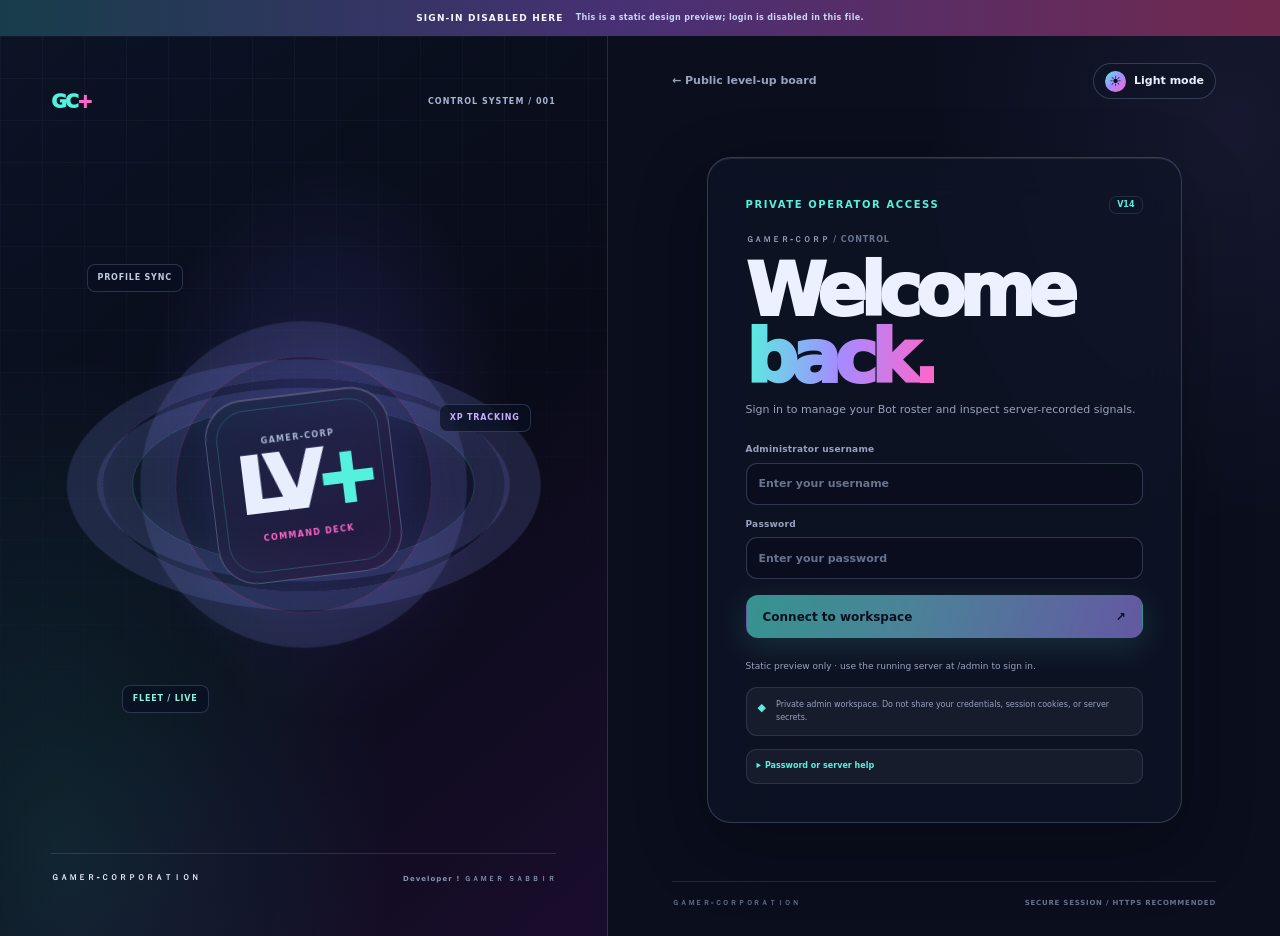
<file: ADMIN_LAYOUT_PREVIEW.html>
<!doctype html>
<html lang="en">
<head>
  <meta charset="utf-8">
  <meta name="viewport" content="width=device-width,initial-scale=1">
  <meta name="theme-color" content="#070913">
  <meta name="description" content="Private ＧＡＭＥＲ-ＣＯＲＰ operator workspace.">
  <title>ＧＡＭＥＲ-ＣＯＲＰ / Operator Console</title>
  <script>
/* Shared, accessible colour-mode control. Dark is the first-visit default. */
(() => {
  const key = 'gc-colour-mode';
  let stored = null;
  try { stored = localStorage.getItem(key); } catch (_) {}
  const apply = mode => {
    const current = mode === 'light' ? 'light' : 'dark';
    document.documentElement.dataset.theme = current;
    document.documentElement.style.colorScheme = current;
    document.querySelectorAll('[data-theme-toggle]').forEach(btn => {
      btn.setAttribute('aria-label', current === 'dark' ? 'Switch to light mode' : 'Switch to dark mode');
      btn.setAttribute('aria-pressed', current === 'light' ? 'true' : 'false');
      const label = btn.querySelector('[data-theme-label]');
      if (label) label.textContent = current === 'dark' ? 'Light mode' : 'Dark mode';
      const icon = btn.querySelector('[data-theme-icon]');
      if (icon) icon.textContent = current === 'dark' ? '☀' : '☾';
    });
  };
  apply(stored);
  document.addEventListener('DOMContentLoaded', () => apply(document.documentElement.dataset.theme));
  document.addEventListener('click', e => {
    const btn = e.target.closest('[data-theme-toggle]');
    if (!btn) return;
    const mode = document.documentElement.dataset.theme === 'dark' ? 'light' : 'dark';
    try { localStorage.setItem(key, mode); } catch (_) {}
    apply(mode);
  });
  window.addEventListener('storage', e => { if (e.key === key) apply(e.newValue); });
})();

</script>
<style>
/* Shared V14 colour tokens and theme control foundation. Dark is the first-visit default. */
:root,[data-theme="dark"]{
  color-scheme:dark;
  --gc-base:#070913;--gc-card:rgba(15,20,37,.76);--gc-card-alt:rgba(255,255,255,.045);
  --gc-glass:rgba(10,14,29,.78);--gc-bright:#edf1ff;--gc-dim:#98a2bd;--gc-edge:rgba(177,195,245,.14);
  --gc-cyan:#55f1df;--gc-violet:#a58bff;--gc-pink:#ff66ca;--gc-lime:#cbff67;
  --gc-shadow:0 24px 70px rgba(0,0,0,.28);
}
[data-theme="light"]{
  color-scheme:light;
  --gc-base:#edf1fa;--gc-card:rgba(255,255,255,.79);--gc-card-alt:rgba(45,55,100,.045);
  --gc-glass:rgba(248,250,255,.82);--gc-bright:#1b2038;--gc-dim:#56617f;--gc-edge:rgba(59,70,120,.14);
  --gc-cyan:#087e8d;--gc-violet:#6650cf;--gc-pink:#b63588;--gc-lime:#7a9824;
  --gc-shadow:0 18px 48px rgba(34,44,93,.1);
}
html{color-scheme:dark}
html[data-theme="light"]{color-scheme:light}

/* V14 — full Level-Up operations redesign: glass surfaces, RGB signal accents, responsive command layout. */
:root,[data-theme="dark"]{
  color-scheme:dark;
  --page:#070913;--page-2:#0a0e1d;--surface:rgba(15,20,37,.76);--surface-strong:rgba(16,22,42,.94);--surface-soft:rgba(255,255,255,.045);
  --text:#edf1ff;--muted:#98a2bd;--dim:#68738e;--line:rgba(177,195,245,.14);--line-strong:rgba(177,195,245,.23);
  --cyan:#55f1df;--violet:#a58bff;--pink:#ff66ca;--lime:#cbff67;--red:#ff788d;--amber:#ffc979;
  --gc-base:var(--page);--gc-card:var(--surface);--gc-card-alt:var(--surface-soft);--gc-bright:var(--text);--gc-dim:var(--muted);--gc-edge:var(--line);
  --gc-cyan:var(--cyan);--gc-violet:var(--violet);--gc-pink:var(--pink);--gc-lime:var(--lime);--gc-shadow:0 24px 70px rgba(0,0,0,.28);
  --sans:Inter,ui-sans-serif,system-ui,-apple-system,BlinkMacSystemFont,"Segoe UI",sans-serif;
  --r-sm:10px;--r-md:16px;--r-lg:24px;
}
[data-theme="light"]{
  color-scheme:light;
  --page:#edf1fa;--page-2:#f5f7fd;--surface:rgba(255,255,255,.79);--surface-strong:rgba(255,255,255,.95);--surface-soft:rgba(45,55,100,.045);
  --text:#1b2038;--muted:#56617f;--dim:#77819b;--line:rgba(59,70,120,.14);--line-strong:rgba(59,70,120,.24);
  --cyan:#087e8d;--violet:#6650cf;--pink:#b63588;--lime:#7a9824;--red:#b93753;--amber:#a26808;
  --gc-base:var(--page);--gc-card:var(--surface);--gc-card-alt:var(--surface-soft);--gc-bright:var(--text);--gc-dim:var(--muted);--gc-edge:var(--line);
  --gc-cyan:var(--cyan);--gc-violet:var(--violet);--gc-pink:var(--pink);--gc-lime:var(--lime);--gc-shadow:0 18px 48px rgba(34,44,93,.1);
}
*{box-sizing:border-box}
html{min-height:100%;scroll-behavior:smooth}
body{position:relative;margin:0;min-height:100vh;overflow-x:hidden;background:radial-gradient(ellipse at 11% 4%,color-mix(in srgb,var(--cyan) 7%,transparent),transparent 34%),radial-gradient(ellipse at 90% 30%,color-mix(in srgb,var(--violet) 8%,transparent),transparent 38%),var(--page);color:var(--text);font:14px/1.55 var(--sans);-webkit-font-smoothing:antialiased}
body:before{content:"";position:fixed;inset:0;z-index:0;pointer-events:none;background:linear-gradient(rgba(165,184,239,.032) 1px,transparent 1px),linear-gradient(90deg,rgba(165,184,239,.032) 1px,transparent 1px);background-size:48px 48px;mask-image:linear-gradient(180deg,rgba(0,0,0,.72),transparent 85%)}
button,input,select,textarea{font:inherit;color:inherit}
button{cursor:pointer}
button:disabled{opacity:.58;cursor:not-allowed}
a{color:inherit}
h1,h2,h3,p{margin:0}
.is-hidden{display:none!important}
.sr-only{position:absolute!important;width:1px;height:1px;padding:0;margin:-1px;overflow:hidden;clip:rect(0,0,0,0);white-space:nowrap;border:0}
::selection{background:var(--cyan);color:#08101b}
button:focus-visible,a:focus-visible,input:focus-visible,select:focus-visible,textarea:focus-visible,summary:focus-visible{outline:2px solid var(--cyan);outline-offset:3px}
.ambient{position:fixed;z-index:0;pointer-events:none;width:430px;height:430px;border-radius:50%;filter:blur(120px);opacity:.14}
.ambient-cyan{background:var(--cyan);top:-250px;left:3%}
.ambient-violet{background:var(--violet);right:-260px;top:300px;opacity:.13}
[data-theme="light"] .ambient{opacity:.08}

/* Shared components */
.eyebrow,.section-index{display:inline-flex;align-items:center;gap:9px;color:var(--cyan);font-size:10px;font-weight:900;letter-spacing:.16em;text-transform:uppercase}
.button{display:inline-flex;align-items:center;justify-content:center;gap:10px;min-height:43px;padding:10px 16px;border:1px solid transparent;border-radius:12px;font-size:12px;font-weight:850;white-space:nowrap;text-decoration:none;transition:transform .18s,border-color .18s,background .18s,box-shadow .18s}
.button:hover:not(:disabled){transform:translateY(-2px)}
.button-dark{background:linear-gradient(110deg,var(--cyan),#7ad4ed 42%,var(--violet));color:#07101a;box-shadow:0 8px 30px color-mix(in srgb,var(--cyan) 23%,transparent)}
.button-dark:hover:not(:disabled){box-shadow:0 10px 36px color-mix(in srgb,var(--violet) 34%,transparent);filter:saturate(1.1)}
.button-outline{background:var(--surface-soft);border-color:var(--line-strong);color:var(--text);backdrop-filter:blur(12px)}
.button-outline:hover:not(:disabled){border-color:var(--cyan);background:color-mix(in srgb,var(--cyan) 8%,var(--surface))}
.button-danger{background:color-mix(in srgb,var(--red) 12%,var(--surface));border:1px solid color-mix(in srgb,var(--red) 35%,var(--line));color:var(--red)}
.text-button{border:0;background:none;color:var(--cyan);font-size:12px;font-weight:850;padding:6px 0;text-decoration:none}
.text-button:hover{text-decoration:underline;text-underline-offset:4px}
.icon-button{width:38px;height:38px;display:grid;place-items:center;border:1px solid var(--line);border-radius:12px;background:var(--surface-soft);color:var(--text);font-size:16px}
.icon-button:hover{border-color:var(--cyan);color:var(--cyan)}
.theme-switch{display:inline-flex;align-items:center;gap:8px;min-height:36px;padding:6px 11px;border:1px solid var(--line-strong);border-radius:999px;background:var(--surface);color:var(--text);font-size:11px;font-weight:800;white-space:nowrap;backdrop-filter:blur(14px);transition:border .2s,transform .2s}
.theme-switch:hover{border-color:var(--cyan);transform:translateY(-1px)}
.theme-switch [data-theme-icon]{width:21px;height:21px;display:grid;place-items:center;border-radius:50%;background:linear-gradient(135deg,var(--cyan),var(--violet),var(--pink));color:#080d18;font-size:14px}
input,select,textarea{outline:none}

/* Public Level-Up page */
.public-header{position:sticky;top:0;z-index:20;min-height:72px;display:flex;align-items:center;gap:28px;padding:11px clamp(18px,4vw,64px);border-bottom:1px solid var(--line);background:color-mix(in srgb,var(--page) 70%,transparent);backdrop-filter:blur(24px) saturate(150%);-webkit-backdrop-filter:blur(24px) saturate(150%)}
.wordmark{display:flex;align-items:center;gap:11px;min-width:0;text-decoration:none}
.mark{width:43px;height:43px;display:grid;place-items:center;position:relative;border:1px solid color-mix(in srgb,var(--cyan) 45%,var(--line));border-radius:14px;background:linear-gradient(145deg,color-mix(in srgb,var(--cyan) 20%,var(--surface)),color-mix(in srgb,var(--violet) 22%,var(--surface)));box-shadow:inset 0 1px 0 rgba(255,255,255,.22),0 0 28px color-mix(in srgb,var(--cyan) 17%,transparent);font-size:19px;font-weight:950;letter-spacing:-.12em;padding-right:3px}
.mark span{color:var(--cyan)}.mark i{font-style:normal;color:var(--pink);font-size:14px;transform:translate(2px,2px)}
.wordmark-text{display:flex;flex-direction:column;gap:4px;font-size:12px;font-weight:900;letter-spacing:.04em;white-space:nowrap;line-height:1.05}
.wordmark-text small{color:var(--muted);font-size:8px;letter-spacing:.16em}
.public-nav{display:flex;align-items:center;gap:25px;margin-left:28px}
.public-nav a{color:var(--muted);font-size:11px;font-weight:800;text-decoration:none;transition:color .18s}
.public-nav a:hover{color:var(--cyan)}
.header-right{margin-left:auto;display:flex;align-items:center;gap:12px}
.connection-state{display:inline-flex;align-items:center;gap:8px;color:var(--muted);font-size:9px;font-weight:900;letter-spacing:.12em;white-space:nowrap}
.connection-state i,.signal-dot,.hero-trust-row i,.signal-tag i{width:7px;height:7px;display:inline-block;border-radius:50%;background:var(--amber);box-shadow:0 0 13px color-mix(in srgb,var(--amber) 65%,transparent)}
.connection-state.is-online i{background:var(--cyan);box-shadow:0 0 13px var(--cyan)}
.connection-state.is-error i{background:var(--red);box-shadow:0 0 13px var(--red)}
.admin-entry{min-height:38px;display:inline-flex;align-items:center;gap:13px;padding:0 13px;border:1px solid var(--line-strong);border-radius:11px;background:var(--surface-soft);font-size:11px;font-weight:900;text-decoration:none;white-space:nowrap;transition:border .18s,background .18s}
.admin-entry:hover{border-color:var(--pink);background:color-mix(in srgb,var(--pink) 8%,var(--surface))}
.admin-entry span{color:var(--pink)}
.site-frame{position:relative;z-index:1;max-width:1510px;margin:0 auto;padding:26px clamp(16px,4vw,64px) 80px}
.hero{min-height:490px;position:relative;overflow:hidden;border:1px solid var(--line-strong);border-radius:28px;background:radial-gradient(ellipse at 78% 46%,color-mix(in srgb,var(--violet) 17%,transparent),transparent 37%),radial-gradient(ellipse at 48% 112%,color-mix(in srgb,var(--cyan) 12%,transparent),transparent 50%),linear-gradient(130deg,#0a1020 0%,#0a0d1a 50%,#17102b 100%);box-shadow:0 32px 90px rgba(0,0,0,.25),inset 0 1px 0 rgba(255,255,255,.11);color:#f1f5ff}
[data-theme="light"] .hero{background:radial-gradient(ellipse at 78% 46%,rgba(102,80,207,.16),transparent 40%),radial-gradient(ellipse at 46% 112%,rgba(8,126,141,.14),transparent 50%),linear-gradient(130deg,#f4f7ff,#e9f2f7 54%,#f2eafc);color:#1b2038}
.hero:after{content:"";position:absolute;inset:auto 0 0;height:2px;background:linear-gradient(90deg,transparent,var(--cyan),var(--violet),var(--pink),transparent);opacity:.9}
.hero-grid{position:absolute;inset:0;opacity:.36;pointer-events:none;background:linear-gradient(rgba(172,192,247,.05) 1px,transparent 1px),linear-gradient(90deg,rgba(172,192,247,.05) 1px,transparent 1px);background-size:46px 46px;mask-image:linear-gradient(100deg,transparent 10%,#000 100%)}
.hero-topline,.hero-main,.hero-bottomline{position:relative;z-index:1}
.hero-topline{min-height:48px;display:flex;justify-content:space-between;align-items:center;gap:16px;padding:0 clamp(22px,4vw,54px);border-bottom:1px solid rgba(194,208,255,.12);color:#aab4cf;font-size:9px;font-weight:900;letter-spacing:.14em}
.hero-kicker{color:#c5d1ec}.hero-kicker .signal-dot{width:6px;height:6px;background:var(--cyan);box-shadow:0 0 12px var(--cyan)}
.hero-ref{color:#8591ad}.hero-ref b{margin-left:9px;color:var(--cyan);font:800 9px/1 var(--sans)}
.hero-main{min-height:380px;display:grid;grid-template-columns:minmax(0,1.05fr) minmax(340px,.95fr);align-items:center;gap:22px;padding:22px clamp(24px,5vw,72px) 27px}
.hero-copy{padding:18px 0 14px}
.hero-eyebrow{color:var(--cyan);font-size:10px;font-weight:900;letter-spacing:.23em}
.hero h1{margin:11px 0 18px;font-size:clamp(72px,10vw,142px);line-height:.8;font-weight:950;letter-spacing:-.105em}
.hero h1 em{font-style:normal;color:transparent;background:linear-gradient(100deg,var(--cyan),#9aa9ff 44%,var(--pink));background-clip:text;-webkit-background-clip:text}
.hero-description{max-width:475px;color:#aeb8d2;font-size:13px;line-height:1.8}
[data-theme="light"] .hero-description,[data-theme="light"] .hero-topline{color:#596681}
.hero-actions{display:flex;align-items:center;gap:20px;flex-wrap:wrap;margin-top:25px}
.jump-link{min-height:44px;display:inline-flex;align-items:center;gap:16px;padding:0 17px;border:1px solid color-mix(in srgb,var(--cyan) 46%,transparent);border-radius:12px;background:linear-gradient(110deg,var(--cyan),#8bddee 52%,var(--violet));color:#091019;font-size:11px;font-weight:950;text-decoration:none;box-shadow:0 9px 30px color-mix(in srgb,var(--cyan) 19%,transparent);transition:transform .18s,filter .18s}
.jump-link:hover{transform:translateY(-2px);filter:brightness(1.08)}
.hero-secondary{font-size:11px;font-weight:850;color:#c1cae1;text-decoration:none;border-bottom:1px solid rgba(190,205,245,.3);padding:8px 0}
.hero-secondary:hover{color:var(--cyan);border-color:var(--cyan)}
.hero-trust-row{display:flex;gap:19px;flex-wrap:wrap;margin-top:23px;color:#8792ad;font-size:9px;font-weight:800;letter-spacing:.025em}
.hero-trust-row span{display:inline-flex;align-items:center;gap:7px}.hero-trust-row i{width:5px;height:5px;background:var(--cyan);box-shadow:0 0 9px var(--cyan)}
.hero-visual{position:relative;width:min(440px,100%);aspect-ratio:1.2;margin:0 auto;display:grid;place-items:center;isolation:isolate}
.hero-visual:before{content:"";position:absolute;inset:10%;border:1px solid rgba(186,202,255,.1);border-radius:50%;box-shadow:0 0 0 30px rgba(144,124,255,.025),0 0 0 61px rgba(92,232,228,.018)}
.visual-orbit{position:absolute;inset:18%;border:1px solid rgba(111,237,229,.37);border-radius:50%;box-shadow:0 0 40px rgba(78,222,218,.07),inset 0 0 28px rgba(115,121,255,.05)}
.orbit-a{transform:rotateX(62deg) rotateZ(-24deg);animation:orbit-float 17s linear infinite}
.orbit-b{inset:14% 24%;transform:rotate(41deg);border-color:rgba(171,140,255,.43);animation:orbit-float 23s linear infinite reverse}
.orbit-c{inset:24% 12%;transform:rotate(-42deg);border-color:rgba(255,96,199,.30);animation:orbit-float 29s linear infinite}
.visual-scanline{position:absolute;inset:18% 5%;border-radius:50%;border-top:1px solid rgba(159,216,255,.22);transform:rotate(-21deg)}
.visual-core{width:43%;aspect-ratio:1;display:flex;align-items:center;justify-content:center;flex-direction:column;gap:5px;border:1px solid rgba(206,229,255,.25);border-radius:34%;background:linear-gradient(145deg,rgba(17,34,57,.76),rgba(37,24,65,.6));box-shadow:inset 0 1px 0 rgba(255,255,255,.18),0 0 68px rgba(89,153,255,.16);backdrop-filter:blur(18px);transform:rotate(-8deg)}
.visual-core:before{content:"";position:absolute;inset:8px;border:1px solid rgba(92,241,222,.18);border-radius:28%}
.visual-core>*{position:relative}
.core-overline{color:#91a1bf;font-size:7px;font-weight:900;letter-spacing:.15em}
.visual-core strong{font-size:clamp(45px,7vw,86px);line-height:.9;font-weight:950;letter-spacing:-.1em;color:#f5f7ff;text-shadow:0 0 24px rgba(85,241,223,.26)}
.visual-core strong span{color:var(--cyan);font-size:.7em;vertical-align:top}
.visual-core small{color:#95a2c0;font-size:7px;font-weight:900;letter-spacing:.16em}
.visual-chip,.visual-axis{position:absolute;z-index:2;border:1px solid rgba(192,209,247,.2);border-radius:9px;background:rgba(11,18,35,.72);box-shadow:0 10px 30px rgba(0,0,0,.17);backdrop-filter:blur(16px);color:#b8c7e0;font-size:8px;font-weight:900;letter-spacing:.1em;white-space:nowrap}
.visual-chip{padding:8px 11px}.visual-chip b{color:var(--cyan)}.visual-chip i{display:inline-block;width:5px;height:5px;margin-right:7px;border-radius:50%;background:var(--cyan);box-shadow:0 0 9px var(--cyan)}
.chip-one{top:18%;left:3%}.chip-two{right:0;top:36%;color:#c4b6ff}.chip-three{bottom:19%;left:4%}
.visual-axis{padding:5px 8px;border:0;background:transparent;box-shadow:none;color:#8793ad;font-size:7px}.axis-top{top:8%;right:13%}.axis-bottom{bottom:7%;right:2%;color:#ff9bd7}
.hero-bottomline{min-height:46px;display:flex;align-items:center;gap:clamp(14px,3vw,37px);padding:0 clamp(22px,4vw,54px);border-top:1px solid rgba(194,208,255,.12);color:#8f9ab4;font-size:8px;font-weight:900;letter-spacing:.12em}
.hero-bottomline b{margin-right:6px;color:var(--cyan)}.hero-bottom-note{margin-left:auto;color:#ff9cd9}
@keyframes orbit-float{to{transform:rotate(336deg)}}
.intel-strip{display:grid;grid-template-columns:repeat(3,1fr);gap:11px;padding:19px 0 4px}
.intel-strip article{display:flex;gap:13px;align-items:flex-start;padding:17px 18px;border:1px solid var(--line);border-radius:15px;background:var(--surface);box-shadow:inset 0 1px 0 rgba(255,255,255,.06);backdrop-filter:blur(16px)}
.intel-icon{flex:0 0 33px;height:33px;display:grid;place-items:center;border:1px solid color-mix(in srgb,var(--cyan) 38%,var(--line));border-radius:10px;background:color-mix(in srgb,var(--cyan) 10%,transparent);color:var(--cyan);font:900 9px/1 var(--sans)}
.intel-strip article:nth-child(2) .intel-icon{border-color:color-mix(in srgb,var(--violet) 38%,var(--line));background:color-mix(in srgb,var(--violet) 10%,transparent);color:var(--violet)}
.intel-strip article:nth-child(3) .intel-icon{border-color:color-mix(in srgb,var(--pink) 38%,var(--line));background:color-mix(in srgb,var(--pink) 10%,transparent);color:var(--pink)}
.intel-strip strong{display:block;font-size:11px;font-weight:900}.intel-strip p{margin-top:3px;color:var(--muted);font-size:10px;line-height:1.55}
.status-section{padding-top:34px}
.section-caption{display:flex;justify-content:space-between;align-items:center;gap:12px;padding:0 2px 12px;color:var(--muted);font-size:10px}
.section-caption>span:last-child{font-size:10px}
.public-metrics{display:grid;grid-template-columns:repeat(4,minmax(0,1fr));gap:11px}
.metric{min-width:0;position:relative;overflow:hidden;padding:19px 20px 16px;border:1px solid var(--line);border-radius:16px;background:var(--surface);box-shadow:inset 0 1px 0 rgba(255,255,255,.08),0 14px 36px rgba(0,0,0,.08);backdrop-filter:blur(18px)}
.metric:after{content:"";position:absolute;width:82px;height:82px;right:-36px;bottom:-40px;border:1px solid color-mix(in srgb,var(--cyan) 20%,var(--line));border-radius:50%;box-shadow:0 0 0 12px color-mix(in srgb,var(--violet) 5%,transparent)}
.metric:nth-child(2):after{border-color:color-mix(in srgb,var(--violet) 24%,var(--line))}.metric:nth-child(3):after{border-color:color-mix(in srgb,var(--pink) 25%,var(--line))}.metric:nth-child(4):after{border-color:color-mix(in srgb,var(--lime) 24%,var(--line))}
.metric>span{display:block;color:var(--muted);font-size:9px;font-weight:900;letter-spacing:.14em}
.metric strong{display:block;margin-top:5px;font-size:clamp(34px,4vw,53px);line-height:1;font-weight:950;letter-spacing:-.08em;color:var(--text)}
.metric small{display:block;margin-top:8px;color:var(--dim);font-size:9px;font-weight:750}
.metric:nth-child(2) strong{color:var(--cyan)}.metric:nth-child(3) strong{color:var(--violet)}.metric:nth-child(4) strong{color:var(--pink)}
.fleet-section{padding:66px 0 20px;scroll-margin-top:92px}
.fleet-heading{display:flex;justify-content:space-between;align-items:flex-end;gap:24px;flex-wrap:wrap}
.fleet-title-block{max-width:570px}
.fleet-heading h2{margin:7px 0 9px;font-size:clamp(43px,6vw,77px);font-weight:950;line-height:.98;letter-spacing:-.09em}
.fleet-heading h2 em{color:transparent;font-style:normal;background:linear-gradient(100deg,var(--cyan),var(--violet),var(--pink));background-clip:text;-webkit-background-clip:text}
.fleet-heading p{max-width:540px;color:var(--muted);font-size:11px;line-height:1.7}
.roster-controls{display:flex;align-items:center;justify-content:flex-end;gap:8px;flex-wrap:wrap}
.search{height:42px;min-width:220px;display:flex;align-items:center;gap:8px;padding:0 12px;border:1px solid var(--line-strong);border-radius:12px;background:var(--surface);backdrop-filter:blur(16px)}
.search>span{color:var(--cyan);font-size:22px;line-height:1}.search input{width:100%;min-width:0;border:0;background:transparent;color:var(--text);font-size:11px}.search input::placeholder{color:var(--dim)}
.select-wrap select,.directory-toolbar select,.bulk-toolbar select,.log-filters select,.inline-fields select{height:42px;max-width:190px;padding:0 31px 0 12px;border:1px solid var(--line-strong);border-radius:12px;background-color:var(--surface);color:var(--text);font-size:10px;font-weight:800;backdrop-filter:blur(16px)}
.select-wrap select:focus,.directory-toolbar select:focus,.bulk-toolbar select:focus,.log-filters select:focus{border-color:var(--cyan)}
.refresh-button{height:42px;display:inline-flex;align-items:center;gap:7px;padding:0 13px;border:1px solid color-mix(in srgb,var(--cyan) 40%,var(--line));border-radius:12px;background:color-mix(in srgb,var(--cyan) 9%,var(--surface));color:var(--cyan);font-size:10px;font-weight:900;white-space:nowrap}
.refresh-button:hover{background:color-mix(in srgb,var(--cyan) 15%,var(--surface))}.refresh-button span{font-size:17px;line-height:1}
.roster-meta{min-height:48px;display:flex;align-items:center;justify-content:space-between;gap:15px;margin-top:14px;padding:0 2px}
.bot-results{color:var(--muted);font-size:10px;font-weight:800}.last-updated{color:var(--dim);font-size:9px}
.fleet-grid{display:grid;grid-template-columns:repeat(2,minmax(0,1fr));gap:14px}
.empty{grid-column:1/-1;min-height:190px;display:flex;align-items:center;justify-content:center;flex-direction:column;gap:8px;padding:30px;border:1px dashed var(--line-strong);border-radius:20px;background:var(--surface);color:var(--muted);text-align:center}
.empty strong{color:var(--text);font-size:14px}.empty span:last-child{font-size:11px}.empty-orbit{color:var(--cyan);font-size:28px;text-shadow:0 0 24px var(--cyan)}
.bot-card{--card-accent:var(--cyan);min-width:0;position:relative;overflow:hidden;display:flex;flex-direction:column;padding:18px;border:1px solid var(--line);border-radius:19px;background:linear-gradient(145deg,color-mix(in srgb,var(--card-accent) 4%,var(--surface)),var(--surface-strong));box-shadow:inset 0 1px 0 rgba(255,255,255,.09),0 18px 45px rgba(0,0,0,.13);backdrop-filter:blur(22px) saturate(135%);transition:transform .2s,border-color .2s,box-shadow .2s}
.bot-card:before{content:"";position:absolute;top:0;left:12%;right:12%;height:1px;background:linear-gradient(90deg,transparent,var(--card-accent),var(--violet),transparent);opacity:.76}
.bot-card:after{content:"";position:absolute;top:-75px;right:-70px;width:190px;height:190px;border-radius:50%;background:radial-gradient(circle,color-mix(in srgb,var(--card-accent) 9%,transparent),transparent 68%);pointer-events:none}
.bot-card:hover{transform:translateY(-3px);border-color:color-mix(in srgb,var(--card-accent) 48%,var(--line));box-shadow:inset 0 1px 0 rgba(255,255,255,.12),0 25px 60px rgba(0,0,0,.22)}
.card-head{position:relative;z-index:1;display:flex;align-items:center;justify-content:space-between;gap:10px}
.bot-id{display:inline-flex;align-items:center;gap:7px;color:var(--dim);font-size:8px;font-weight:900;letter-spacing:.13em}.bot-id strong{color:var(--cyan);font-size:10px}
.state-badge,.bot-status{max-width:100%;display:inline-flex;align-items:center;gap:7px;padding:6px 9px;border:1px solid var(--line);border-radius:999px;background:var(--surface-soft);color:var(--muted);font-size:8px;font-weight:900;letter-spacing:.07em;white-space:nowrap}
.state-badge i,.bot-status i{width:6px;height:6px;flex:none;border-radius:50%;background:var(--cyan);box-shadow:0 0 10px var(--cyan)}
.bot-status[data-status="cooldown"] i,.state-badge[data-status="cooldown"] i{background:var(--pink);box-shadow:0 0 10px var(--pink)}
.bot-status[data-status="error"] i,.state-badge[data-status="error"] i{background:var(--red);box-shadow:0 0 10px var(--red)}
.bot-status[data-status="in_match"] i,.state-badge[data-status="in_match"] i{background:var(--lime);box-shadow:0 0 10px var(--lime)}
.bot-status[data-status="inactive"] i,.state-badge[data-status="inactive"] i{background:var(--dim);box-shadow:none}
.bot-status[data-status="searching_match"] i,.state-badge[data-status="searching_match"] i{background:var(--violet);box-shadow:0 0 10px var(--violet)}
.bot-player{position:relative;z-index:1;display:flex;align-items:center;gap:12px;margin:16px 0 14px}
.bot-avatar{flex:0 0 46px;height:46px;display:grid;place-items:center;border:1px solid color-mix(in srgb,var(--cyan) 35%,var(--line));border-radius:14px;background:linear-gradient(145deg,color-mix(in srgb,var(--cyan) 15%,var(--surface)),color-mix(in srgb,var(--violet) 18%,var(--surface)));color:var(--cyan);font-size:13px;font-weight:950;letter-spacing:-.05em;box-shadow:inset 0 1px 0 rgba(255,255,255,.1)}
.bot-identity{min-width:0;flex:1}.bot-identity h3{overflow:hidden;text-overflow:ellipsis;white-space:nowrap;font-size:18px;font-weight:900;letter-spacing:-.045em}.bot-identity p{overflow:hidden;text-overflow:ellipsis;white-space:nowrap;margin-top:3px;color:var(--muted);font-size:9px}
.bot-region{min-width:58px;text-align:right}.bot-region span{display:block;color:var(--dim);font-size:7px;font-weight:900;letter-spacing:.14em}.bot-region strong{display:block;margin-top:3px;color:var(--pink);font-size:11px;font-weight:900}
.xp-stage{position:relative;z-index:1;display:grid;grid-template-columns:84px minmax(0,1fr);align-items:center;gap:15px;padding:13px;border:1px solid var(--line);border-radius:15px;background:linear-gradient(110deg,color-mix(in srgb,var(--cyan) 5%,var(--surface-soft)),color-mix(in srgb,var(--violet) 6%,var(--surface-soft)))}
.level-orb{--progress:0%;width:76px;height:76px;display:grid;place-items:center;position:relative;border-radius:50%;background:conic-gradient(from -90deg,var(--cyan) 0 var(--progress),rgba(143,159,194,.15) var(--progress) 100%);box-shadow:0 0 23px color-mix(in srgb,var(--cyan) 12%,transparent)}
.level-orb:before{content:"";position:absolute;inset:5px;border:1px solid var(--line);border-radius:50%;background:var(--page-2)}
.level-orb>span{position:relative;display:flex;align-items:center;flex-direction:column;line-height:1}
.level-orb small{color:var(--muted);font-size:7px;font-weight:900;letter-spacing:.13em}.level-orb b{margin-top:5px;font-size:21px;font-weight:950;letter-spacing:-.06em;color:var(--text)}
.level-orb.is-unavailable{background:conic-gradient(var(--violet) 0 25%,rgba(143,159,194,.15) 25% 100%);box-shadow:none;filter:saturate(.55)}
.profile-data{min-width:0}.xp-label{display:block;color:var(--muted);font-size:8px;font-weight:900;letter-spacing:.14em}.exp-total{display:block;overflow:hidden;margin-top:3px;color:var(--text);font-size:clamp(24px,3vw,34px);font-weight:950;letter-spacing:-.07em;line-height:1.08;text-overflow:ellipsis;white-space:nowrap}.exp-subline{display:flex;align-items:baseline;justify-content:space-between;gap:10px;margin-top:5px}.exp-subline small{color:var(--dim);font-size:8px;font-weight:800}.exp-subline strong{color:var(--cyan);font-size:9px;font-weight:900;text-align:right}
.level-track-wrap{position:relative;z-index:1;margin-top:13px}.level-track-head{display:flex;justify-content:space-between;gap:10px;margin-bottom:7px;color:var(--muted);font-size:8px;font-weight:900;letter-spacing:.09em}.level-track-head b{color:var(--cyan);font-size:9px}
.level-track{height:7px;overflow:hidden;border:1px solid var(--line);border-radius:999px;background:rgba(133,148,185,.12)}.level-track>span{display:block;height:100%;border-radius:inherit;background:linear-gradient(90deg,var(--cyan),#72c9f3 48%,var(--violet),var(--pink));box-shadow:0 0 13px color-mix(in srgb,var(--cyan) 42%,transparent);transition:width .6s ease}
.level-markers{display:flex;justify-content:space-between;gap:8px;margin-top:6px;color:var(--dim);font-size:7px;font-weight:750}.level-markers span{min-width:0}.level-markers span:last-child{text-align:right}
.level-unavailable{position:relative;z-index:1;margin-top:11px;padding:9px 10px;border:1px dashed var(--line-strong);border-radius:10px;background:var(--surface-soft);color:var(--muted);font-size:9px;line-height:1.5}
.bot-stats-title{display:flex;align-items:center;justify-content:space-between;gap:10px;margin:16px 0 8px;color:var(--muted);font-size:8px;font-weight:900;letter-spacing:.11em}.bot-stats-title b{color:var(--dim);font-size:7px}
.telemetry-grid{position:relative;z-index:1;display:grid;grid-template-columns:repeat(4,minmax(0,1fr));gap:6px}
.telemetry-cell{min-width:0;padding:9px 8px;border:1px solid var(--line);border-radius:10px;background:var(--surface-soft)}
.telemetry-cell strong{display:block;overflow:hidden;color:var(--text);font-size:17px;font-weight:950;letter-spacing:-.06em;text-overflow:ellipsis;white-space:nowrap}
.telemetry-cell small{display:block;margin-top:2px;color:var(--dim);font-size:7px;font-weight:850;letter-spacing:.06em;line-height:1.3}
.telemetry-cell:nth-child(2) strong{color:var(--violet)}.telemetry-cell:nth-child(3) strong{color:var(--cyan)}.telemetry-cell:nth-child(4) strong{color:var(--pink)}
.session-row{position:relative;z-index:1;display:flex;justify-content:space-between;align-items:center;gap:12px;margin-top:9px;padding:8px 10px;border:1px solid var(--line);border-radius:10px;background:var(--surface-soft);color:var(--muted);font-size:8px;font-weight:800}
.session-row strong{color:var(--lime);font-size:9px;font-weight:950}
.phase-strip{position:relative;z-index:1;display:flex;align-items:center;justify-content:space-between;gap:10px;margin-top:11px;padding:9px 10px;border:1px solid color-mix(in srgb,var(--violet) 24%,var(--line));border-radius:10px;background:color-mix(in srgb,var(--violet) 6%,var(--surface-soft))}
.phase-strip span{color:var(--dim);font-size:7px;font-weight:900;letter-spacing:.11em}.phase-strip strong{overflow:hidden;color:var(--text);font-size:8px;font-weight:850;text-align:right;text-overflow:ellipsis;white-space:nowrap}
.bot-foot{position:relative;z-index:1;display:flex;align-items:center;justify-content:space-between;gap:8px;flex-wrap:wrap;margin-top:10px;color:var(--dim);font-size:8px;font-weight:750}
.bot-foot b{color:var(--amber);font-size:9px;font-weight:900}
.card-details{position:relative;z-index:1;margin-top:12px;border-top:1px solid var(--line)}
.card-details summary{display:flex;align-items:center;justify-content:space-between;gap:10px;min-height:35px;color:var(--cyan);font-size:9px;font-weight:850;cursor:pointer;list-style:none}
.card-details summary::-webkit-details-marker{display:none}.card-details summary:after{content:"＋";color:var(--pink);font-size:14px}.card-details[open] summary:after{content:"−"}
.detail-pairs{display:grid;grid-template-columns:repeat(2,minmax(0,1fr));gap:6px;padding-bottom:4px}
.detail-pairs>div{min-width:0;padding:8px 9px;border:1px solid var(--line);border-radius:9px;background:var(--surface-soft)}
.detail-pairs dt{color:var(--dim);font-size:7px;font-weight:850;letter-spacing:.06em}.detail-pairs dd{overflow:hidden;margin:3px 0 0;color:var(--text);font-size:9px;font-weight:800;text-overflow:ellipsis;white-space:nowrap}
.privacy-note{display:flex;align-items:center;gap:9px;margin-top:22px;color:var(--dim);font-size:9px;line-height:1.55}.privacy-note span{color:var(--cyan)}
.public-footer{position:relative;z-index:1;display:flex;justify-content:space-between;align-items:center;gap:25px;padding:24px clamp(18px,4vw,64px);border-top:1px solid var(--line);background:color-mix(in srgb,var(--page) 76%,transparent);backdrop-filter:blur(20px)}
.footer-brand{display:flex;align-items:center;gap:10px;min-width:230px}.footer-mark{width:39px;height:39px;display:grid;place-items:center;border:1px solid var(--line-strong);border-radius:12px;background:linear-gradient(135deg,color-mix(in srgb,var(--cyan) 15%,var(--surface)),color-mix(in srgb,var(--violet) 15%,var(--surface)));color:var(--cyan);font-size:12px;font-weight:950}
.footer-brand div{display:flex;flex-direction:column;gap:2px}.footer-brand strong{font-size:10px;letter-spacing:.06em}.footer-brand small{color:var(--muted);font-size:7px;font-weight:800;letter-spacing:.08em}.footer-brand small:last-child{color:var(--cyan)}
.public-footer>p{max-width:510px;color:var(--muted);font-size:9px;line-height:1.65}.public-footer>a{display:inline-flex;gap:12px;align-items:center;color:var(--cyan);font-size:10px;font-weight:900;text-decoration:none;white-space:nowrap}.public-footer>a:hover{color:var(--pink)}

/* Private operator workspace */
.no-script-warning{padding:13px 18px;background:var(--red);color:#fff;font-weight:850;text-align:center}
.login-screen{position:relative;z-index:1;min-height:100vh;display:grid;grid-template-columns:minmax(390px,.95fr) minmax(450px,1.05fr);background:var(--page)}
.login-art{min-height:100vh;position:relative;overflow:hidden;display:flex;flex-direction:column;padding:clamp(24px,4vw,56px);border-right:1px solid var(--line);background:radial-gradient(ellipse at 54% 45%,rgba(97,85,206,.23),transparent 40%),radial-gradient(ellipse at 10% 90%,rgba(56,221,212,.12),transparent 43%),linear-gradient(140deg,#0b1325,#090b18 55%,#1a0d2c);color:#e9eeff}
.login-art:before{content:"";position:absolute;inset:0;background:linear-gradient(rgba(184,202,255,.045) 1px,transparent 1px),linear-gradient(90deg,rgba(184,202,255,.045) 1px,transparent 1px);background-size:42px 42px;mask-image:linear-gradient(160deg,#000,transparent 82%);pointer-events:none}
.login-art-top,.login-art-bottom{position:relative;z-index:1;display:flex;align-items:center;justify-content:space-between;gap:16px;color:#a8b4d1;font-size:8px;font-weight:900;letter-spacing:.13em}
.brand-mark-large{font-size:19px;font-weight:950;letter-spacing:-.1em;color:var(--cyan)}.brand-mark-large span{color:var(--pink)}
.login-art-center{position:relative;flex:1;display:grid;place-items:center;min-height:330px;isolation:isolate}
.login-orbit{position:absolute;width:min(68%,410px);aspect-ratio:1;border:1px solid rgba(116,234,227,.25);border-radius:50%;box-shadow:0 0 0 34px rgba(121,108,255,.035),0 0 0 35px rgba(142,151,240,.13),inset 0 0 55px rgba(86,156,234,.08)}
.login-orbit-one{transform:rotateX(62deg) rotateZ(-23deg);animation:orbit-float 23s linear infinite}.login-orbit-two{width:min(80%,480px);border-color:rgba(171,126,255,.24);transform:rotateX(58deg) rotateZ(47deg);animation:orbit-float 31s linear infinite reverse}.login-orbit-three{width:min(51%,310px);border-color:rgba(255,102,202,.24);transform:rotate(33deg)}
.login-art-core{position:relative;z-index:1;width:185px;height:185px;display:flex;align-items:center;justify-content:center;flex-direction:column;border:1px solid rgba(202,222,255,.27);border-radius:39px;background:linear-gradient(145deg,rgba(28,44,78,.63),rgba(44,25,69,.62));box-shadow:inset 0 1px 0 rgba(255,255,255,.18),0 0 80px rgba(106,113,255,.22);backdrop-filter:blur(17px);transform:rotate(-7deg)}
.login-art-core:before{content:"";position:absolute;inset:10px;border:1px solid rgba(91,241,222,.2);border-radius:30px}.login-art-core>*{position:relative}.login-art-core small,.login-art-core em{color:#a8b5d2;font-size:8px;font-style:normal;font-weight:900;letter-spacing:.17em}.login-art-core strong{font-size:76px;line-height:1;font-weight:950;letter-spacing:-.12em}.login-art-core strong span{color:var(--cyan)}.login-art-core em{color:var(--pink);margin-top:8px}
.orbit-label{position:absolute;padding:7px 10px;border:1px solid rgba(194,213,255,.19);border-radius:8px;background:rgba(8,16,33,.67);color:#bec9e2;font-size:8px;font-weight:900;letter-spacing:.1em;backdrop-filter:blur(14px)}.orbit-label-a{top:20%;left:7%}.orbit-label-b{right:5%;top:39%;color:#c6adff}.orbit-label-c{left:14%;bottom:19%;color:#91f0dc}
.login-art-bottom{align-items:flex-end;padding-top:18px;border-top:1px solid rgba(191,207,243,.15)}.login-art-bottom strong{color:#e5ebfa}.login-art-bottom span{color:#8693af;font-size:7px;text-align:right}
.login-content{min-width:0;min-height:100vh;display:flex;flex-direction:column;justify-content:space-between;padding:27px clamp(24px,5vw,72px);background:radial-gradient(ellipse at 93% 10%,color-mix(in srgb,var(--violet) 8%,transparent),transparent 35%),var(--page-2)}
.login-top{display:flex;justify-content:space-between;align-items:center;gap:12px}.quiet-link{color:var(--muted);font-size:11px;font-weight:800;text-decoration:none}.quiet-link:hover{color:var(--cyan)}
.login-box{width:min(100%,475px);margin:auto;padding:clamp(22px,3vw,38px);border:1px solid var(--line-strong);border-radius:24px;background:var(--surface);box-shadow:var(--gc-shadow),inset 0 1px 0 rgba(255,255,255,.09);backdrop-filter:blur(22px) saturate(130%)}
.login-label-row{display:flex;align-items:center;justify-content:space-between;gap:12px}.build-tag{padding:4px 7px;border:1px solid var(--line);border-radius:7px;color:var(--cyan);font:850 8px/1 var(--sans)}
.login-brand-full{margin-top:20px;color:var(--muted);font-size:8px;font-weight:900;letter-spacing:.11em}.login-brand-full span{color:var(--dim)}
.login-box h1{margin:10px 0 10px;font-size:clamp(46px,6vw,73px);font-weight:950;line-height:.92;letter-spacing:-.09em}.login-box h1 em{font-style:normal;color:transparent;background:linear-gradient(95deg,var(--cyan),var(--violet),var(--pink));background-clip:text;-webkit-background-clip:text}
.login-box>p{margin-bottom:23px;color:var(--muted);font-size:11px;line-height:1.7}.form-stack{display:grid;gap:13px}.form-stack label{display:grid;gap:6px;color:var(--muted);font-size:9px;font-weight:850;letter-spacing:.025em}.form-stack input,.form-stack select,.form-stack textarea{width:100%;min-height:42px;padding:10px 12px;border:1px solid var(--line-strong);border-radius:11px;background:rgba(5,10,23,.45);color:var(--text);font-size:11px;outline:none;transition:border .18s,box-shadow .18s}.form-stack textarea{min-height:112px;resize:vertical}.form-stack input::placeholder,.form-stack textarea::placeholder{color:var(--dim)}.form-stack input:focus,.form-stack select:focus,.form-stack textarea:focus{border-color:var(--cyan);box-shadow:0 0 0 3px color-mix(in srgb,var(--cyan) 12%,transparent)}.login-box .button{width:100%;margin-top:3px;justify-content:space-between}.inline-error{min-height:3px;color:var(--red);font-size:10px;font-weight:800}.login-status{margin-top:-7px;color:var(--muted);font-size:9px}.login-status.is-error{color:var(--red)}
.login-security{display:flex;gap:10px;align-items:flex-start;padding:11px;border:1px solid var(--line);border-radius:11px;background:var(--surface-soft)}.security-icon{color:var(--cyan);font-size:11px}.login-security p{color:var(--muted);font-size:8px;line-height:1.55}.admin-help{padding:10px;border:1px solid var(--line);border-radius:10px;background:var(--surface-soft);color:var(--muted);font-size:8px;line-height:1.6}.admin-help summary{color:var(--cyan);font-weight:850;cursor:pointer}.admin-help p{margin-top:7px}.admin-help code{color:var(--pink);font:800 8px var(--sans);overflow-wrap:anywhere}
.login-bottom{display:flex;justify-content:space-between;gap:14px;padding-top:16px;border-top:1px solid var(--line);color:var(--dim);font-size:7px;font-weight:900;letter-spacing:.11em}
.shell{position:relative;z-index:1;min-height:100vh;display:grid;grid-template-columns:252px minmax(0,1fr)}
.rail{position:sticky;top:0;height:100vh;min-height:640px;display:flex;flex-direction:column;gap:0;padding:22px 15px 16px;border-right:1px solid var(--line);background:color-mix(in srgb,var(--page-2) 79%,transparent);backdrop-filter:blur(25px) saturate(135%);z-index:15}
.rail-brand{display:flex;align-items:center;gap:10px;padding:2px 7px;text-decoration:none}.rail-logo{width:42px;height:42px;display:grid;place-items:center;position:relative;border:1px solid color-mix(in srgb,var(--cyan) 38%,var(--line));border-radius:14px;background:linear-gradient(135deg,color-mix(in srgb,var(--cyan) 14%,var(--surface)),color-mix(in srgb,var(--violet) 18%,var(--surface)));color:var(--cyan);font-size:14px;font-weight:950;letter-spacing:-.1em;box-shadow:inset 0 1px 0 rgba(255,255,255,.1)}.rail-logo span{color:var(--pink);font-size:11px;transform:translate(1px,2px)}
.brand-caption{display:flex;flex-direction:column;gap:4px;color:var(--text);font-size:9px;font-weight:950;letter-spacing:.06em}.brand-caption small{color:var(--muted);font-size:7px;letter-spacing:.14em}
.rail-status{display:flex;align-items:center;gap:9px;margin:24px 3px 0;padding:12px;border:1px solid var(--line);border-radius:13px;background:var(--surface-soft)}
.rail-status>span:nth-child(2){display:flex;flex-direction:column;gap:3px}.rail-status b{font-size:8px;letter-spacing:.12em}.rail-status small{color:var(--muted);font-size:7px;font-weight:800;letter-spacing:.08em}.rail-pulse{width:7px;height:7px;flex:none;border-radius:50%;background:var(--cyan);box-shadow:0 0 12px var(--cyan);animation:pulse 2.2s ease-in-out infinite}.rail-version{margin-left:auto;color:var(--dim);font:850 7px var(--sans)}
@keyframes pulse{50%{opacity:.46;box-shadow:0 0 4px var(--cyan)}}
.rail-index{margin:25px 9px 8px;color:var(--dim);font-size:7px;font-weight:900;letter-spacing:.16em}
.rail-nav{display:grid;gap:5px}.rail-link{width:100%;min-height:43px;display:flex;align-items:center;gap:10px;padding:0 11px;border:1px solid transparent;border-radius:12px;background:transparent;color:var(--muted);font-size:10px;font-weight:850;text-align:left;transition:background .18s,border .18s,transform .18s}
.rail-link:hover{transform:translateX(2px);background:var(--surface-soft);color:var(--text)}.rail-link.is-active{border-color:color-mix(in srgb,var(--cyan) 22%,var(--line));background:linear-gradient(105deg,color-mix(in srgb,var(--cyan) 11%,var(--surface)),color-mix(in srgb,var(--violet) 10%,var(--surface)));color:var(--text);box-shadow:inset 3px 0 0 var(--cyan),0 8px 24px rgba(0,0,0,.08)}
.nav-symbol{width:19px;height:19px;display:grid;place-items:center;border-radius:6px;background:var(--surface-soft);color:var(--cyan);font-size:12px}.rail-link.is-active .nav-symbol{background:color-mix(in srgb,var(--cyan) 13%,transparent)}.rail-link>b{margin-left:auto;color:var(--dim);font-size:7px;font-weight:900}.rail-link.is-active>b{color:var(--cyan)}
.rail-bottom{display:grid;gap:12px;margin-top:auto}.rail-tip{display:flex;gap:9px;padding:11px;border:1px solid var(--line);border-radius:12px;background:linear-gradient(135deg,color-mix(in srgb,var(--violet) 7%,var(--surface)),var(--surface-soft))}.rail-tip-icon{color:var(--pink);font-size:13px}.rail-tip strong{font-size:8px}.rail-tip p{margin-top:4px;color:var(--muted);font-size:7px;line-height:1.55}.rail-public,.rail-logout{min-height:37px;display:flex;align-items:center;justify-content:space-between;gap:8px;padding:0 10px;border:1px solid var(--line);border-radius:10px;background:var(--surface-soft);color:var(--muted);font-size:9px;font-weight:850;text-decoration:none}.rail-public:hover{border-color:var(--cyan);color:var(--cyan)}.rail-logout{width:100%;justify-content:flex-start;color:var(--red);cursor:pointer}.rail-logout:hover{border-color:color-mix(in srgb,var(--red) 45%,var(--line));background:color-mix(in srgb,var(--red) 7%,var(--surface))}.logout-icon{margin-right:4px;transform:rotate(45deg)}
.workspace{min-width:0;min-height:100vh;background:transparent}.workspace-top{position:sticky;top:0;z-index:12;min-height:64px;display:flex;align-items:center;justify-content:space-between;gap:15px;padding:9px clamp(18px,3.2vw,50px);border-bottom:1px solid var(--line);background:color-mix(in srgb,var(--page) 68%,transparent);backdrop-filter:blur(24px) saturate(140%)}
.breadcrumb{overflow:hidden;color:var(--muted);font-size:8px;font-weight:900;letter-spacing:.13em;text-overflow:ellipsis;white-space:nowrap}.breadcrumb span{color:var(--cyan)}.breadcrumb i{padding:0 6px;color:var(--dim);font-style:normal}.breadcrumb strong{color:var(--text)}
.top-actions{display:flex;align-items:center;gap:11px;white-space:nowrap}.sync-indicator{color:var(--muted);font-size:8px;font-weight:900;letter-spacing:.06em}.sync-indicator.is-error{color:var(--red)}.sync-indicator:first-letter{color:var(--cyan)}.top-rule{height:22px;border-left:1px solid var(--line)}.top-public{color:var(--muted);font-size:9px;font-weight:850;text-decoration:none}.top-public:hover{color:var(--cyan)}.user-chip{display:inline-flex;align-items:center;gap:7px;padding:4px 8px 4px 4px;border:1px solid var(--line);border-radius:999px;background:var(--surface-soft);color:var(--text);font-size:8px;font-weight:900;letter-spacing:.06em}.user-avatar{width:25px;height:25px;display:grid;place-items:center;border-radius:50%;background:linear-gradient(135deg,var(--cyan),var(--violet));color:#080d18;font-size:7px;font-weight:950}
.view-pane{max-width:1700px;margin:0 auto;padding:33px clamp(18px,3.2vw,50px) 70px}.page-heading{display:flex;align-items:flex-end;justify-content:space-between;gap:22px;margin:0 0 25px;padding-bottom:22px;border-bottom:1px solid var(--line);position:relative}.page-heading:after{content:"";position:absolute;left:0;bottom:-1px;width:105px;height:2px;background:linear-gradient(90deg,var(--cyan),var(--violet),var(--pink))}.page-heading h1{margin:8px 0 6px;font-size:clamp(42px,5.2vw,76px);font-weight:950;line-height:.96;letter-spacing:-.09em}.page-heading h1 em{font-style:normal;color:transparent;background:linear-gradient(100deg,var(--cyan),var(--violet),var(--pink));background-clip:text;-webkit-background-clip:text}.page-heading p{max-width:610px;color:var(--muted);font-size:10px;line-height:1.65}.heading-action{display:flex;gap:8px;flex-wrap:wrap;justify-content:flex-end;padding-bottom:3px}
.ops-banner{min-height:245px;position:relative;overflow:hidden;display:grid;grid-template-columns:minmax(0,1fr) minmax(220px,.72fr);align-items:center;gap:20px;margin-bottom:23px;padding:24px 28px 47px;border:1px solid var(--line-strong);border-radius:21px;background:radial-gradient(ellipse at 74% 42%,rgba(111,99,230,.19),transparent 38%),radial-gradient(ellipse at 12% 100%,rgba(69,235,216,.1),transparent 45%),linear-gradient(125deg,#0d162b,#11132a 58%,#1b1231);color:#eff3ff;box-shadow:0 24px 68px rgba(0,0,0,.18),inset 0 1px 0 rgba(255,255,255,.09)}
[data-theme="light"] .ops-banner{background:radial-gradient(ellipse at 74% 42%,rgba(102,80,207,.15),transparent 39%),linear-gradient(125deg,#e0eefa,#e7e9f8 58%,#f0e5f3);color:#1b2038}
.ops-banner:before{content:"";position:absolute;inset:0;opacity:.32;pointer-events:none;background:linear-gradient(rgba(188,205,250,.06) 1px,transparent 1px),linear-gradient(90deg,rgba(188,205,250,.06) 1px,transparent 1px);background-size:36px 36px;mask-image:linear-gradient(90deg,transparent,#000)}
.ops-banner-copy,.ops-banner-art,.ops-banner-foot{position:relative;z-index:1}.ops-banner-copy .eyebrow{color:var(--cyan)}.signal-dot{background:var(--cyan);box-shadow:0 0 12px var(--cyan)}.ops-banner h2{margin:13px 0 8px;font-size:clamp(36px,4vw,55px);font-weight:950;line-height:.9;letter-spacing:-.09em}.ops-banner h2 em{font-style:normal;color:transparent;background:linear-gradient(100deg,var(--cyan),var(--violet),var(--pink));background-clip:text;-webkit-background-clip:text}.ops-banner-copy p{max-width:445px;color:#aeb9d3;font-size:9px;line-height:1.7}.ops-banner-copy .text-button{margin-top:12px}.ops-banner-art{width:min(260px,100%);aspect-ratio:1;margin:auto;display:grid;place-items:center;isolation:isolate}.ops-ring{position:absolute;width:72%;aspect-ratio:1;border:1px solid rgba(95,236,222,.3);border-radius:50%;box-shadow:0 0 0 17px rgba(113,110,240,.03),0 0 0 18px rgba(163,151,255,.12)}.ring-one{transform:rotateX(62deg) rotateZ(-23deg);animation:orbit-float 22s linear infinite}.ring-two{width:88%;border-color:rgba(173,127,255,.3);transform:rotateX(58deg) rotateZ(43deg)}.ring-three{width:54%;border-color:rgba(255,102,202,.29)}.ops-art-core{position:relative;z-index:1;width:104px;height:104px;display:flex;align-items:center;justify-content:center;flex-direction:column;gap:2px;border:1px solid rgba(189,217,255,.23);border-radius:28px;background:rgba(15,25,49,.76);box-shadow:inset 0 1px 0 rgba(255,255,255,.13),0 0 36px rgba(103,141,255,.18);backdrop-filter:blur(15px);transform:rotate(-7deg)}.ops-art-core span{color:var(--cyan);font-size:22px;font-weight:950;letter-spacing:-.12em}.ops-art-core b{font-size:8px;letter-spacing:.18em}.ops-art-core small{color:#96a2be;font-size:6px;font-weight:800;letter-spacing:.1em}.ops-tag{position:absolute;padding:6px 8px;border:1px solid rgba(186,205,245,.2);border-radius:7px;background:rgba(9,17,36,.7);color:#afbdd8;font-size:7px;font-weight:900;letter-spacing:.09em;backdrop-filter:blur(12px)}.ops-tag-one{top:12%;left:-4%}.ops-tag-two{right:-8%;bottom:19%;color:#d2aaff}.ops-banner-foot{position:absolute;left:28px;right:28px;bottom:0;min-height:34px;display:flex;align-items:center;gap:clamp(12px,3vw,27px);border-top:1px solid rgba(188,205,250,.13);color:#8995b2;font-size:7px;font-weight:900;letter-spacing:.13em}
.section-label-row{display:flex;align-items:center;justify-content:space-between;gap:14px;margin:0 1px 10px;color:var(--muted);font-size:9px}.section-label-row .section-index{font-size:8px}
.stat-strip{display:grid;grid-template-columns:repeat(4,minmax(0,1fr));gap:10px;margin-bottom:25px}
.stat-unit{position:relative;min-width:0;overflow:hidden;padding:16px 17px 14px;border:1px solid var(--line);border-radius:15px;background:var(--surface);box-shadow:inset 0 1px 0 rgba(255,255,255,.07),0 14px 38px rgba(0,0,0,.08);backdrop-filter:blur(18px)}
.stat-unit:after{content:"";position:absolute;right:-23px;bottom:-33px;width:77px;height:77px;border:1px solid color-mix(in srgb,var(--cyan) 22%,var(--line));border-radius:50%;box-shadow:0 0 0 11px rgba(146,126,255,.025)}
.stat-unit:nth-child(2):after{border-color:color-mix(in srgb,var(--violet) 28%,var(--line))}.stat-unit:nth-child(3):after{border-color:color-mix(in srgb,var(--pink) 27%,var(--line))}.stat-unit:nth-child(4):after{border-color:color-mix(in srgb,var(--lime) 26%,var(--line))}
.stat-unit>span{color:var(--muted);font-size:8px;font-weight:900;letter-spacing:.13em}.stat-unit .big-number{margin:5px 0 2px;font-size:clamp(34px,4vw,53px);font-weight:950;line-height:1;letter-spacing:-.08em}.stat-unit small{color:var(--dim);font-size:8px;font-weight:750}.stat-unit:nth-child(2) .big-number{color:var(--cyan)}.stat-unit:nth-child(3) .big-number{color:var(--violet)}.stat-unit:nth-child(4) .big-number{color:var(--pink)}
.overview-layout{display:grid;grid-template-columns:minmax(0,1.2fr) minmax(280px,.8fr);gap:13px}
.overview-left,.overview-right{min-width:0;border:1px solid var(--line);border-radius:17px;background:var(--surface);box-shadow:inset 0 1px 0 rgba(255,255,255,.06),var(--gc-shadow);backdrop-filter:blur(18px)}.overview-left{padding:17px 19px}.overview-right{padding:17px 19px;background:linear-gradient(145deg,color-mix(in srgb,var(--violet) 7%,var(--surface)),color-mix(in srgb,var(--cyan) 4%,var(--surface)))}
.section-line{display:flex;align-items:flex-end;justify-content:space-between;gap:14px;padding-bottom:11px;border-bottom:1px solid var(--line)}.section-line h2{margin-top:4px;font-size:20px;font-weight:900;letter-spacing:-.055em}.section-line .eyebrow{font-size:7px}.signal-tag{display:inline-flex;align-items:center;gap:6px;color:var(--cyan);font-size:7px;font-weight:900;letter-spacing:.1em}.signal-tag i{width:5px;height:5px;background:var(--cyan);box-shadow:0 0 8px var(--cyan)}
.snapshot-row{display:grid;grid-template-columns:minmax(110px,1fr) minmax(100px,.8fr) 90px;align-items:center;gap:9px;padding:11px 3px;border-bottom:1px solid var(--line);cursor:pointer;transition:background .15s}.snapshot-row:last-child{border-bottom:0}.snapshot-row:hover{background:var(--surface-soft)}.snapshot-identity{min-width:0}.snapshot-identity strong,.snapshot-identity small{display:block;overflow:hidden;text-overflow:ellipsis;white-space:nowrap}.snapshot-identity strong{font-size:10px;font-weight:900}.snapshot-identity small{margin-top:3px;color:var(--muted);font-size:8px}.snapshot-row>b{text-align:right;font-size:10px;font-weight:900}.snapshot-row>b span{color:var(--dim);font-size:7px}
.state-pill{max-width:100%;display:inline-flex;align-items:center;gap:6px;padding:5px 7px;border:1px solid var(--line);border-radius:999px;background:var(--surface-soft);color:var(--muted);font-size:7px;font-weight:900;white-space:nowrap}.state-pill i{width:5px;height:5px;border-radius:50%;background:var(--cyan)}.state-pill[data-state="cooldown"] i{background:var(--pink)}.state-pill[data-state="in_match"] i{background:var(--lime)}.state-pill[data-state="error"] i{background:var(--red)}.state-pill[data-state="searching_match"] i{background:var(--violet)}.state-pill[data-state="inactive"] i{background:var(--dim)}
.observation-row{padding:11px 1px;border-bottom:1px solid var(--line)}.observation-row:last-child{border-bottom:0}.observation-row-head{display:flex;align-items:center;justify-content:space-between;gap:10px}.observation-row strong{font-size:9px}.observation-row small{display:block;max-width:250px;overflow:hidden;margin-top:3px;color:var(--muted);font-size:7px;text-overflow:ellipsis;white-space:nowrap}.observation-row b{color:var(--cyan);font-size:8px;white-space:nowrap}.observation-meter{height:4px;overflow:hidden;margin-top:9px;border-radius:999px;background:rgba(124,143,188,.16)}.observation-meter>span{display:block;height:100%;border-radius:inherit;background:linear-gradient(90deg,var(--cyan),var(--violet),var(--pink))}.observation-note{display:flex;gap:7px;margin-top:11px;color:var(--muted);font-size:7px;line-height:1.55}.observation-note span{color:var(--amber)}
.empty-state{margin-top:12px;padding:17px 12px;border:1px dashed var(--line-strong);border-radius:12px;background:var(--surface-soft);color:var(--muted);font-size:9px;text-align:center}
.recent-heading{margin-top:27px}.recent-list{margin-top:10px;padding:2px 14px;border:1px solid var(--line);border-radius:15px;background:var(--surface);box-shadow:inset 0 1px 0 rgba(255,255,255,.05);backdrop-filter:blur(18px)}.recent-item{display:grid;grid-template-columns:78px minmax(100px,.55fr) minmax(0,2fr);align-items:center;gap:11px;padding:10px 2px;border-bottom:1px solid var(--line);font-size:8px}.recent-item:last-child{border-bottom:0}.recent-item>span{color:var(--dim)}.recent-item>b{overflow:hidden;color:var(--text);text-overflow:ellipsis;white-space:nowrap}.recent-item>p{min-width:0;overflow:hidden;color:var(--muted);text-overflow:ellipsis;white-space:nowrap}
.admin-credit{display:flex;align-items:center;gap:8px;padding:0 clamp(18px,3.2vw,50px) 23px;color:var(--muted);font-size:7px;font-weight:850;letter-spacing:.08em}.admin-credit>span:first-child{color:var(--cyan)}.admin-credit i{color:var(--pink);font-style:normal}.footer-build{margin-left:auto;color:var(--dim);font-size:7px}

/* Bot directory, bulk controls and live activity */
.directory-toolbar,.log-filters{display:flex;align-items:center;gap:8px;flex-wrap:wrap;margin-bottom:10px;padding:11px;border:1px solid var(--line);border-radius:14px;background:var(--surface);backdrop-filter:blur(18px)}
.search-field{height:40px;min-width:250px;flex:1;display:flex;align-items:center;gap:8px;padding:0 11px;border:1px solid var(--line);border-radius:10px;background:var(--surface-soft)}.search-field>span{color:var(--cyan);font-size:21px}.search-field input{min-width:0;width:100%;border:0;background:transparent;color:var(--text);font-size:10px}.search-field input::placeholder{color:var(--dim)}
.directory-toolbar .filter-select select,.log-filters .filter-select select{height:40px;max-width:210px;border-radius:10px}.filter-select{display:inline-flex;min-width:0}
.bulk-toolbar{display:flex;align-items:center;justify-content:space-between;gap:10px;flex-wrap:wrap;margin:10px 0;padding:11px 13px;border:1px solid var(--line);border-radius:14px;background:var(--surface-soft)}.select-all{display:flex;align-items:center;gap:8px;color:var(--muted);font-size:8px;font-weight:850}.select-all input,.account-name input{accent-color:var(--cyan)}.select-all strong{padding:4px 7px;border:1px solid var(--line);border-radius:999px;color:var(--cyan);font-size:7px}.bulk-actions{display:flex;align-items:center;justify-content:flex-end;gap:12px;flex-wrap:wrap}.bulk-actions .text-button{font-size:8px}.bulk-toolbar select{height:31px;max-width:150px;border-radius:9px;font-size:8px}.export-action{color:var(--pink)}
.directory-head{display:grid;grid-template-columns:minmax(170px,1.2fr) minmax(130px,.85fr) minmax(145px,1fr) minmax(120px,.8fr) minmax(170px,1fr);gap:12px;padding:9px 13px;color:var(--dim);font-size:7px;font-weight:900;letter-spacing:.14em}
.account-list{display:grid;gap:8px}
.account-row{min-width:0;display:grid;grid-template-columns:minmax(170px,1.2fr) minmax(130px,.85fr) minmax(145px,1fr) minmax(120px,.8fr) minmax(170px,1fr);align-items:center;gap:12px;padding:13px;border:1px solid var(--line);border-radius:15px;background:var(--surface);box-shadow:inset 0 1px 0 rgba(255,255,255,.055);backdrop-filter:blur(16px);transition:border .17s,transform .17s,background .17s}.account-row:hover{transform:translateY(-1px);border-color:color-mix(in srgb,var(--cyan) 33%,var(--line));background:color-mix(in srgb,var(--cyan) 2%,var(--surface))}
.account-name{min-width:0;display:flex;align-items:center;gap:9px}.account-name input{flex:none}.account-name>div{min-width:0}.account-name strong,.account-name small{display:block;overflow:hidden;text-overflow:ellipsis;white-space:nowrap}.account-name strong{font-size:9px;font-weight:900}.account-name small{margin-top:3px;color:var(--muted);font-size:7px}
.account-cell{min-width:0}.account-cell>b{display:block;color:var(--text);font-size:9px;font-weight:900}.account-cell>small{display:block;overflow:hidden;margin-top:4px;color:var(--muted);font-size:7px;text-overflow:ellipsis;white-space:nowrap}.mini-meter{height:4px;overflow:hidden;margin-top:7px;border-radius:999px;background:rgba(130,147,186,.17)}.mini-meter span{display:block;height:100%;border-radius:inherit;background:linear-gradient(90deg,var(--cyan),var(--violet),var(--pink))}
.row-actions{display:flex;align-items:center;gap:5px;flex-wrap:wrap}.row-actions button{min-height:28px;padding:5px 7px;border:1px solid var(--line);border-radius:8px;background:var(--surface-soft);color:var(--muted);font-size:7px;font-weight:850}.row-actions button:hover{border-color:var(--cyan);color:var(--cyan)}.row-actions button.primary{border-color:transparent;background:linear-gradient(110deg,var(--cyan),var(--violet));color:#07101b}
.directory-footer,.log-footer{display:flex;justify-content:space-between;align-items:center;gap:12px;margin-top:12px;color:var(--muted);font-size:8px}.directory-footer b{color:var(--cyan)}
.log-intro{display:flex;align-items:center;gap:12px;margin-bottom:14px;padding:14px 16px;border:1px solid var(--line);border-radius:14px;background:linear-gradient(105deg,color-mix(in srgb,var(--violet) 7%,var(--surface)),var(--surface));backdrop-filter:blur(16px)}.log-intro-icon{width:35px;height:35px;display:grid;place-items:center;border:1px solid color-mix(in srgb,var(--violet) 35%,var(--line));border-radius:11px;color:var(--violet);font-size:20px}.log-intro strong{font-size:9px}.log-intro p{margin-top:3px;color:var(--muted);font-size:8px}
.log-filters{margin-bottom:12px}.log-filters .filter-wide{flex:1}.log-filters .filter-wide select{width:100%;max-width:none}.log-heading{display:grid;grid-template-columns:170px minmax(180px,.9fr) minmax(0,2fr);gap:13px;padding:9px 13px;color:var(--dim);font-size:7px;font-weight:900;letter-spacing:.14em}.activity-list{display:grid;gap:7px}.activity-row{display:grid;grid-template-columns:170px minmax(180px,.9fr) minmax(0,2fr);align-items:center;gap:13px;padding:12px 13px;border:1px solid var(--line);border-radius:13px;background:var(--surface);backdrop-filter:blur(14px)}.activity-row[data-level="error"]{border-left:2px solid var(--red)}.activity-row[data-level="warning"]{border-left:2px solid var(--amber)}.activity-row time{color:var(--muted);font-size:8px}.activity-row strong{display:block;overflow:hidden;color:var(--text);font-size:8px;text-overflow:ellipsis;white-space:nowrap}.activity-row small{display:block;margin-top:3px;color:var(--violet);font-size:7px}.activity-row p{color:var(--muted);font-size:8px;line-height:1.55;overflow-wrap:anywhere}

/* Settings, modal and detail surfaces */
.settings-grid{display:grid;grid-template-columns:repeat(2,minmax(0,1fr));gap:12px}.setting-block{position:relative;min-width:0;padding:20px;border:1px solid var(--line);border-radius:17px;background:var(--surface);box-shadow:inset 0 1px 0 rgba(255,255,255,.07),var(--gc-shadow);backdrop-filter:blur(18px)}.setting-icon{width:35px;height:35px;display:grid;place-items:center;margin-bottom:16px;border:1px solid color-mix(in srgb,var(--cyan) 32%,var(--line));border-radius:11px;background:color-mix(in srgb,var(--cyan) 8%,var(--surface));color:var(--cyan);font-size:17px}.setting-block:nth-child(2) .setting-icon{color:var(--violet);border-color:color-mix(in srgb,var(--violet) 34%,var(--line))}.setting-block:nth-child(3) .setting-icon{color:var(--pink);border-color:color-mix(in srgb,var(--pink) 34%,var(--line))}.setting-block:nth-child(4) .setting-icon{color:var(--lime);border-color:color-mix(in srgb,var(--lime) 34%,var(--line))}.setting-block .eyebrow{font-size:7px}.setting-block h2{margin:6px 0 5px;font-size:19px;font-weight:900;letter-spacing:-.05em}.setting-block p{max-width:510px;color:var(--muted);font-size:9px;line-height:1.65}.setting-block .form-stack{margin-top:14px}.setting-block .button{min-height:38px}.inline-fields,.setting-actions{display:flex;align-items:center;gap:8px;flex-wrap:wrap;margin-top:14px}.inline-fields select{min-width:105px}.setting-actions{margin-top:16px}.setting-result{min-height:38px;margin-top:13px;padding:9px;border:1px solid var(--line);border-radius:10px;background:var(--surface-soft);color:var(--muted);font-size:8px;line-height:1.6;overflow-wrap:anywhere}.setting-footnote{margin-top:18px;padding-top:9px;border-top:1px solid var(--line);color:var(--dim);font-size:7px;font-weight:900;letter-spacing:.1em}
.scrim{position:fixed;inset:0;z-index:29;background:rgba(3,5,13,.62);backdrop-filter:blur(7px)}.detail-drawer{position:fixed;z-index:30;top:0;right:0;bottom:0;width:min(560px,100vw);overflow:auto;padding:20px;border-left:1px solid var(--line-strong);background:var(--surface-strong);box-shadow:-18px 0 80px rgba(0,0,0,.3);backdrop-filter:blur(24px)}.drawer-head{display:flex;align-items:center;justify-content:space-between;gap:12px;padding-bottom:15px;border-bottom:1px solid var(--line)}.drawer-head p{margin-top:4px;color:var(--muted);font-size:8px}.detail-drawer h2{margin:20px 0 3px;font-size:37px;font-weight:950;line-height:1;letter-spacing:-.08em}.detail-meta{margin-bottom:11px;color:var(--muted);font-size:9px}.detail-callout{margin:14px 0;padding:11px 12px;border:1px solid var(--line);border-left:2px solid var(--cyan);border-radius:10px;background:var(--surface-soft);color:var(--muted);font-size:9px;line-height:1.6}.detail-grid{display:grid;grid-template-columns:repeat(2,minmax(0,1fr));gap:7px}.detail-grid div{min-width:0;padding:9px;border:1px solid var(--line);border-radius:10px;background:var(--surface-soft)}.detail-grid span{display:block;color:var(--dim);font-size:7px;font-weight:850}.detail-grid b{display:block;overflow:hidden;margin-top:4px;color:var(--text);font-size:9px;text-overflow:ellipsis;white-space:nowrap}.detail-action{display:flex;gap:7px;flex-wrap:wrap;margin-top:14px}.detail-action .button{min-height:34px;padding:8px 10px;font-size:8px}
.modal{position:fixed;z-index:31;top:50%;left:50%;width:min(560px,calc(100vw - 28px));max-height:min(84vh,850px);overflow:auto;transform:translate(-50%,-50%);padding:20px;border:1px solid var(--line-strong);border-radius:20px;background:var(--surface-strong);box-shadow:0 28px 100px rgba(0,0,0,.42);backdrop-filter:blur(25px)}.modal-head{display:flex;align-items:flex-start;justify-content:space-between;gap:15px;margin-bottom:16px;padding-bottom:13px;border-bottom:1px solid var(--line)}.modal-head h2{margin-top:5px;font-size:25px;font-weight:950;letter-spacing:-.06em}.modal-head .eyebrow{font-size:7px}.modal .form-stack{gap:12px}.modal .form-stack label{font-size:8px}.modal .form-stack input,.modal .form-stack select,.modal .form-stack textarea{font-size:10px}.modal-grid{display:grid;grid-template-columns:1fr 1fr;gap:10px}.modal-grid>span{display:block}.modal-note{margin:3px 0 14px;color:var(--muted);font-size:9px;line-height:1.65}.chart-table{width:100%;border-collapse:collapse;color:var(--text);font-size:9px}.chart-table th,.chart-table td{padding:8px;border-bottom:1px solid var(--line);text-align:left}.chart-table th{color:var(--cyan);font-size:8px;letter-spacing:.08em}.toast{position:fixed;z-index:50;right:20px;bottom:20px;max-width:min(420px,calc(100vw - 30px));padding:13px 16px;border:1px solid color-mix(in srgb,var(--cyan) 35%,var(--line));border-radius:13px;background:linear-gradient(115deg,#103c49,#332751);color:#f4f7ff;font-size:10px;font-weight:800;box-shadow:0 16px 50px rgba(0,0,0,.3);backdrop-filter:blur(18px)}.toast.is-error{border-color:color-mix(in srgb,var(--red) 45%,var(--line));background:linear-gradient(115deg,#582633,#2f1732)}

/* Responsive command layouts */
@media(max-width:1120px){
  .public-nav{margin-left:8px;gap:15px}.hero-main{grid-template-columns:minmax(0,1fr) minmax(300px,.82fr);padding-inline:28px}.hero-visual{width:min(360px,100%)}
  .shell{grid-template-columns:220px minmax(0,1fr)}.rail{padding-inline:12px}.view-pane{padding-inline:25px}.directory-head,.account-row{grid-template-columns:minmax(145px,1.15fr) minmax(118px,.85fr) minmax(125px,1fr) minmax(100px,.75fr) minmax(146px,1fr);gap:8px}.account-row{padding:10px}.row-actions{gap:3px}
}
@media(max-width:920px){
  .public-nav{display:none}.hero{min-height:0}.hero-main{grid-template-columns:minmax(0,1fr) minmax(255px,.8fr);min-height:340px;padding:20px 25px}.hero h1{font-size:clamp(70px,11vw,116px)}.hero-visual{width:290px}.visual-core{width:48%}.intel-strip{gap:8px}.intel-strip article{padding:13px}
  .shell{display:block}.rail{position:sticky;top:0;width:100%;height:auto;min-height:0;display:grid;grid-template-columns:auto minmax(0,1fr) auto;align-items:center;gap:12px;padding:9px 17px;border-right:0;border-bottom:1px solid var(--line)}.rail-brand{padding:0}.rail-logo{width:36px;height:36px;border-radius:11px}.brand-caption{font-size:8px}.brand-caption small{font-size:6px}.rail-status,.rail-index,.rail-bottom{display:none}.rail-nav{display:flex;justify-content:center;gap:4px;overflow-x:auto}.rail-link{width:auto;min-width:max-content;min-height:36px;padding:0 10px;font-size:8px}.rail-link>b{display:none}.nav-symbol{width:16px;height:16px;font-size:10px}.workspace-top{min-height:54px}.view-pane{padding-top:27px}.directory-head{display:none}.account-list{grid-template-columns:repeat(2,minmax(0,1fr))}.account-row{display:grid;grid-template-columns:1fr 1fr;gap:11px;padding:13px}.account-name{grid-column:1/-1}.row-actions{grid-column:1/-1;justify-content:flex-start}.activity-row,.log-heading{grid-template-columns:130px minmax(130px,.8fr) minmax(0,1.5fr)}
}
@media(max-width:680px){
  .public-header{min-height:62px;padding:8px 12px;gap:8px}.mark{width:36px;height:36px;border-radius:12px}.wordmark{gap:8px}.wordmark-text{font-size:9px}.wordmark-text small{font-size:6px;letter-spacing:.1em}.header-right{gap:6px}.connection-state{display:none}.theme-switch{min-height:33px;padding:5px 7px}.theme-switch [data-theme-label]{display:none}.theme-switch [data-theme-icon]{width:20px;height:20px}.admin-entry{min-height:33px;padding:0 9px;font-size:9px;gap:7px}
  .site-frame{padding:13px 11px 55px}.hero{border-radius:20px}.hero-topline{min-height:38px;padding:0 14px;font-size:7px;letter-spacing:.08em}.hero-ref{font-size:7px}.hero-main{grid-template-columns:1fr;gap:0;padding:12px 19px 9px}.hero-copy{padding:20px 0 0}.hero-eyebrow{font-size:8px;letter-spacing:.18em}.hero h1{margin:12px 0;font-size:clamp(72px,20vw,110px)}.hero-description{max-width:390px;font-size:10px}.hero-actions{gap:13px;margin-top:16px}.jump-link{min-height:39px;padding:0 12px;font-size:9px}.hero-secondary{font-size:9px}.hero-trust-row{gap:10px;margin-top:14px;font-size:7px}.hero-visual{width:min(300px,91%);aspect-ratio:1.13;margin:0 auto -6px}.visual-core{width:44%}.visual-core strong{font-size:67px}.visual-chip{padding:6px 8px;font-size:6px}.visual-axis{font-size:6px}.hero-bottomline{min-height:37px;gap:9px;padding:0 13px;font-size:6px;letter-spacing:.07em;flex-wrap:wrap}.hero-bottomline b{margin-right:3px}.hero-bottom-note{display:none}
  .intel-strip{grid-template-columns:1fr;gap:7px;padding-top:10px}.intel-strip article{align-items:center;padding:10px 12px;border-radius:12px}.intel-icon{flex-basis:27px;height:27px;border-radius:8px;font-size:7px}.intel-strip strong{font-size:9px}.intel-strip p{font-size:8px}.status-section{padding-top:26px}.section-caption{font-size:8px}.public-metrics{grid-template-columns:repeat(2,minmax(0,1fr));gap:7px}.metric{padding:13px 13px 12px;border-radius:13px}.metric>span{font-size:7px}.metric strong{font-size:37px}.metric small{font-size:7px;margin-top:5px}.fleet-section{padding-top:45px}.fleet-heading{display:block}.fleet-heading h2{font-size:51px}.fleet-heading p{font-size:9px}.roster-controls{justify-content:flex-start;margin-top:16px}.search{min-width:100%;height:39px}.select-wrap select{height:37px;max-width:150px;font-size:8px}.sort-select{display:none}.refresh-button{height:37px;padding:0 9px;font-size:8px}.roster-meta{min-height:40px;margin-top:6px}.bot-results,.last-updated{font-size:8px}.fleet-grid{grid-template-columns:1fr;gap:10px}.bot-card{padding:14px;border-radius:16px}.bot-player{margin:12px 0}.bot-avatar{width:40px;height:40px;flex-basis:40px;border-radius:12px}.bot-identity h3{font-size:16px}.xp-stage{grid-template-columns:73px minmax(0,1fr);gap:11px;padding:10px}.level-orb{width:67px;height:67px}.level-orb b{font-size:19px}.exp-total{font-size:28px}.telemetry-cell{padding:8px 6px}.telemetry-cell strong{font-size:15px}.telemetry-cell small{font-size:6px}.phase-strip{margin-top:8px}.privacy-note{font-size:8px}.public-footer{display:grid;grid-template-columns:1fr auto;gap:12px;padding:17px 13px}.public-footer .footer-brand{min-width:0}.public-footer>p{grid-column:1/-1;grid-row:2;max-width:none;font-size:8px}.public-footer>a{font-size:8px}
  .login-screen{display:block}.login-art{display:none}.login-content{min-height:100vh;padding:15px}.login-box{margin:42px auto 34px;padding:22px 18px;border-radius:20px}.login-box h1{font-size:56px}.login-bottom{font-size:6px;letter-spacing:.06em}.login-top .quiet-link{font-size:9px}
  .rail{grid-template-columns:1fr auto;gap:5px 8px;padding:7px 10px}.rail-brand{grid-column:1;grid-row:1}.rail-logo{width:31px;height:31px;font-size:12px}.brand-caption{font-size:7px}.brand-caption small{font-size:5px}.rail-nav{grid-column:1/-1;grid-row:2;justify-content:flex-start}.rail-link{min-height:33px;padding:0 8px;gap:5px;font-size:7px}.nav-symbol{display:none}.workspace-top{min-height:48px;padding:6px 11px;gap:5px}.breadcrumb{max-width:37vw;font-size:6px;letter-spacing:.07em}.top-actions{gap:5px}.sync-indicator{font-size:6px;letter-spacing:0}.top-rule,.top-public,.user-avatar{display:none}.user-chip{padding:5px 7px;font-size:6px}.workspace-top .theme-switch{min-height:29px}.workspace-top .theme-switch [data-theme-label]{display:none}.view-pane{padding:20px 11px 50px}.page-heading{display:block;margin-bottom:17px;padding-bottom:15px}.page-heading h1{font-size:49px}.page-heading p{font-size:9px}.heading-action{justify-content:flex-start;margin-top:14px}.heading-action .button{min-height:36px;padding:8px 10px;font-size:8px}.ops-banner{grid-template-columns:minmax(0,1fr) 100px;gap:2px;min-height:180px;padding:16px 14px 40px;border-radius:17px}.ops-banner h2{font-size:34px}.ops-banner-copy p{font-size:7px}.ops-banner-copy .eyebrow{font-size:6px;letter-spacing:.08em}.ops-banner-art{width:117px}.ops-art-core{width:70px;height:70px;border-radius:20px}.ops-art-core span{font-size:16px}.ops-tag{font-size:5px;padding:4px 5px}.ops-tag-one{left:-17%}.ops-tag-two{right:-13%}.ops-banner-foot{left:14px;right:14px;min-height:29px;gap:10px;font-size:5px;letter-spacing:.06em}.section-label-row{font-size:7px}.stat-strip{grid-template-columns:repeat(2,minmax(0,1fr));gap:7px;margin-bottom:16px}.stat-unit{padding:13px;border-radius:12px}.stat-unit .big-number{font-size:38px}.overview-layout{grid-template-columns:1fr;gap:9px}.overview-left,.overview-right{padding:13px;border-radius:14px}.section-line h2{font-size:17px}.snapshot-row{grid-template-columns:minmax(100px,1fr) auto 65px;gap:5px;padding:9px 2px}.snapshot-identity strong{font-size:8px}.snapshot-identity small{font-size:6px}.state-pill{padding:4px 5px;font-size:6px}.snapshot-row>b{font-size:8px}.observation-row{padding:9px 1px}.observation-row strong{font-size:8px}.recent-item{grid-template-columns:59px 1fr;gap:7px;font-size:7px}.recent-item>p{grid-column:2;white-space:normal;display:-webkit-box;-webkit-line-clamp:2;-webkit-box-orient:vertical}.recent-heading{margin-top:19px}.recent-list{padding:2px 9px}.admin-credit{padding:0 11px 17px;font-size:6px;flex-wrap:wrap}.footer-build{display:none}
  .directory-toolbar,.log-filters{padding:8px;gap:6px}.search-field{min-width:100%;height:36px}.directory-toolbar .filter-select{flex:1}.directory-toolbar .filter-select select,.log-filters .filter-select select{width:100%;height:35px;max-width:none;font-size:7px}.bulk-toolbar{align-items:flex-start;padding:9px}.bulk-actions{justify-content:flex-start;gap:7px}.bulk-actions .text-button{font-size:7px}.bulk-toolbar select{max-width:130px}.account-list{grid-template-columns:1fr;gap:7px}.account-row{grid-template-columns:1fr 1fr;gap:9px;padding:11px;border-radius:12px}.account-name strong{font-size:8px}.account-cell>b{font-size:8px}.row-actions button{min-height:26px;font-size:7px}.directory-footer,.log-footer{font-size:7px}.log-intro{padding:11px}.log-intro p{font-size:7px}.log-heading{display:none}.activity-row{grid-template-columns:1fr 1fr;gap:4px 9px;padding:10px;border-radius:11px}.activity-row time{font-size:7px}.activity-row p{grid-column:1/-1;font-size:7px}.settings-grid{grid-template-columns:1fr;gap:8px}.setting-block{padding:15px;border-radius:14px}.setting-icon{width:30px;height:30px;margin-bottom:11px}.setting-block h2{font-size:17px}.setting-block p{font-size:8px}.detail-drawer{padding:13px}.detail-drawer h2{font-size:33px}.detail-grid{gap:5px}.detail-grid div{padding:7px}.detail-grid b{font-size:8px}.modal{padding:15px;border-radius:16px}.modal-head h2{font-size:21px}.modal-grid{grid-template-columns:1fr}.modal-grid>span{display:none}
}
@media(max-width:380px){.wordmark-text small{letter-spacing:.05em}.header-right{gap:4px}.admin-entry{padding:0 7px}.hero-ref{display:none}.hero h1{font-size:70px}.hero-bottomline{gap:7px}.hero-bottomline>span{font-size:5px}.ops-banner{grid-template-columns:1fr 82px}.ops-banner-art{width:89px}.ops-banner-foot{gap:6px;font-size:4px}.stat-unit .big-number{font-size:34px}.workspace-top .breadcrumb{max-width:32vw}.sync-indicator{max-width:95px;overflow:hidden;text-overflow:ellipsis}}
@media(prefers-reduced-motion:reduce){*,*:before,*:after{scroll-behavior:auto!important;animation:none!important;transition:none!important}}

.preview-ribbon{position:relative;z-index:40;display:flex;justify-content:center;align-items:center;gap:12px;min-height:36px;padding:7px 14px;background:linear-gradient(90deg,#173d4a,#493075,#70294e);color:#f7f7ff;text-align:center;font:900 9px/1.4 Inter,ui-sans-serif,system-ui,sans-serif;letter-spacing:.13em}.preview-ribbon span{color:#c9d5f3;font-size:8px;font-weight:750;letter-spacing:.04em}.preview-page .refresh-button,.preview-page .bulk-actions button,.preview-page .row-actions button,.preview-page .heading-action button,.preview-page [data-action]{cursor:not-allowed;filter:saturate(.7)}.preview-page .roster-controls input,.preview-page .roster-controls select{opacity:.65}.preview-page .theme-switch{cursor:pointer}@media(max-width:600px){.preview-ribbon{font-size:7px;gap:5px;flex-direction:column}.preview-ribbon span{font-size:7px}}

</style>
</head>
<body class="admin-site preview-page">
  <div class="preview-ribbon">SIGN-IN DISABLED HERE <span>This is a static design preview; login is disabled in this file.</span></div>
  <noscript><div class="no-script-warning">JavaScript is required for administrator sign-in. Open the running server at /admin with scripts enabled.</div></noscript>
  <div class="ambient ambient-cyan" aria-hidden="true"></div>
  <div class="ambient ambient-violet" aria-hidden="true"></div>

  <div id="login-screen" class="login-screen">
    <aside class="login-art" aria-hidden="true">
      <div class="login-art-top"><span class="brand-mark-large">GC<span>+</span></span><span>CONTROL SYSTEM / 001</span></div>
      <div class="login-art-center">
        <div class="login-orbit login-orbit-one"></div><div class="login-orbit login-orbit-two"></div><div class="login-orbit login-orbit-three"></div>
        <div class="login-art-core"><small>GAMER-CORP</small><strong>LV<span>+</span></strong><em>COMMAND DECK</em></div>
        <span class="orbit-label orbit-label-a">PROFILE SYNC</span><span class="orbit-label orbit-label-b">XP TRACKING</span><span class="orbit-label orbit-label-c">FLEET / LIVE</span>
      </div>
      <div class="login-art-bottom"><strong>ＧＡＭＥＲ-ＣＯＲＰＯＲＡＴＩＯＮ</strong><span>Developer ! ＧＡＭＥＲ ＳＡＢＢＩＲ</span></div>
    </aside>

    <main class="login-content">
      <div class="login-top"><a href="/" class="quiet-link"><span aria-hidden="true">←</span> Public level-up board</a><button type="button" class="theme-switch" data-theme-toggle><span data-theme-icon>☀</span><span data-theme-label>Light mode</span></button></div>
      <section class="login-box" aria-labelledby="login-title">
        <div class="login-label-row"><span class="eyebrow">PRIVATE OPERATOR ACCESS</span><span class="build-tag">V14</span></div>
        <div class="login-brand-full">ＧＡＭＥＲ-ＣＯＲＰ<span> / CONTROL</span></div>
        <h1 id="login-title">Welcome<br><em>back.</em></h1>
        <p>Sign in to manage your Bot roster and inspect server-recorded signals.</p>
        <form id="login-form" class="form-stack">
          <label>Administrator username<input name="username" autocomplete="username" required maxlength="64" placeholder="Enter your username"></label>
          <label>Password<input type="password" name="password" autocomplete="current-password" required placeholder="Enter your password"></label>
          <button id="login-submit" class="button button-dark" type="submit" disabled><span id="login-submit-label">Connect to workspace</span><span aria-hidden="true">↗</span></button>
          <div id="login-error" class="inline-error" role="alert" aria-live="assertive"></div>
          <p id="login-status" class="login-status" role="status" aria-live="polite">Static preview only · use the running server at /admin to sign in.</p>
          <div class="login-security"><span class="security-icon" aria-hidden="true">◆</span><p>Private admin workspace. Do not share your credentials, session cookies, or server secrets.</p></div>
          <details class="admin-help"><summary>Password or server help</summary><p>Hosting environment variables override <code>.env</code>. If login is not working, the server operator can check configuration without printing the password with <code>python -m app.admin_access check</code>.</p></details>
        </form>
      </section>
      <div class="login-bottom"><span>ＧＡＭＥＲ-ＣＯＲＰＯＲＡＴＩＯＮ</span><span>SECURE SESSION / HTTPS RECOMMENDED</span></div>
    </main>
  </div>

  <div id="admin-shell" class="shell is-hidden">
    <aside class="rail" aria-label="Workspace navigation">
      <a href="/" class="rail-brand" aria-label="ＧＡＭＥＲ-ＣＯＲＰ public page">
        <span class="rail-logo">GC<span>+</span></span>
        <span class="brand-caption">ＧＡＭＥＲ-ＣＯＲＰ<small>OPERATOR CONSOLE</small></span>
      </a>
      <div class="rail-status"><span class="rail-pulse"></span><span><b>CONTROL DECK</b><small>PRIVATE WORKSPACE</small></span><span class="rail-version">V14</span></div>
      <div class="rail-index">WORKSPACE / NAVIGATION</div>
      <nav class="rail-nav" id="rail-nav">
        <button data-view="overview" class="rail-link is-active"><span class="nav-symbol">◈</span><span>Overview</span><b>01</b></button>
        <button data-view="accounts" class="rail-link"><span class="nav-symbol">▦</span><span>Bot roster</span><b id="rail-account-count">0</b></button>
        <button data-view="activity" class="rail-link"><span class="nav-symbol">⌁</span><span>Activity log</span><b>↗</b></button>
        <button data-view="settings" class="rail-link"><span class="nav-symbol">⚙</span><span>Settings</span><b>↗</b></button>
      </nav>
      <div class="rail-bottom">
        <div class="rail-tip"><span class="rail-tip-icon">✦</span><div><strong>Telemetry, not promises</strong><p>Only server-saved profile and worker signals are shown.</p></div></div>
        <a href="/" class="rail-public">View public board <span aria-hidden="true">↗</span></a>
        <button id="logout-btn" class="rail-logout"><span class="logout-icon">↗</span> Sign out</button>
      </div>
    </aside>

    <main class="workspace">
      <header class="workspace-top">
        <div class="breadcrumb"><span>GC /</span> CONTROL DECK <i>/</i> <strong id="breadcrumb-current">OVERVIEW</strong></div>
        <div class="top-actions">
          <span id="sync-indicator" class="sync-indicator">● CONNECTING</span>
          <span class="top-rule" aria-hidden="true"></span>
          <button type="button" class="theme-switch" data-theme-toggle><span data-theme-icon>☀</span><span data-theme-label>Light mode</span></button>
          <a href="/" class="top-public">Public board <span aria-hidden="true">↗</span></a>
          <span class="user-chip"><span class="user-avatar">GC</span><span id="admin-name">ADMIN</span></span>
        </div>
      </header>

      <section id="view-overview" class="view-pane">
        <div class="page-heading">
          <div><div class="eyebrow">OPERATIONS / OVERVIEW</div><h1>Fleet <em>control.</em></h1><p>One place to track saved profiles, worker states and queue signals.</p></div>
          <div class="heading-action"><button class="button button-outline" data-action="refresh"><span aria-hidden="true">↻</span> Refresh data</button><button class="button button-dark" data-action="open-add"><span aria-hidden="true">＋</span> Add Bot</button></div>
        </div>
        <div class="ops-banner">
          <div class="ops-banner-copy"><span class="eyebrow"><i class="signal-dot"></i> COMMAND DECK / LIVE SNAPSHOT</span><h2>Your roster,<br><em>in sync.</em></h2><p>Review the latest server-saved profile data and the current queue state. Automatic refresh runs while you are signed in.</p><button class="text-button" data-action="goto-accounts">Open Bot roster <span aria-hidden="true">↗</span></button></div>
          <div class="ops-banner-art" aria-hidden="true"><div class="ops-ring ring-one"></div><div class="ops-ring ring-two"></div><div class="ops-ring ring-three"></div><div class="ops-art-core"><span>GC</span><b>FLEET</b><small>PROFILE / UDP / XP</small></div><span class="ops-tag ops-tag-one">SYNC / READY</span><span class="ops-tag ops-tag-two">LIVE SIGNALS</span></div>
          <div class="ops-banner-foot"><span>01 / SERVER PROFILE</span><span>02 / WORKER STATE</span><span>03 / ACTIVITY FEED</span></div>
        </div>
        <div class="section-label-row"><span class="section-index">FLEET PULSE / 01</span><span>Current registered Bot states</span></div>
        <div class="stat-strip" id="overview-stats"></div>
        <div class="overview-layout">
          <section class="overview-left"><div class="section-line"><div><span class="eyebrow">ROSTER / 02</span><h2>Account snapshot</h2></div><button class="text-button" data-action="goto-accounts">View full roster <span aria-hidden="true">↗</span></button></div><div id="overview-accounts" class="snapshot-list"></div></section>
          <section class="overview-right"><div class="section-line"><div><span class="eyebrow">QUEUE / 03</span><h2>Recovery watch</h2></div><span class="signal-tag"><i></i> OBSERVING</span></div><div id="queue-observation" class="observation-list"></div><div class="observation-note"><span aria-hidden="true">ⓘ</span> A sent queue request does not confirm a server UDP JOIN or EXP reward.</div></section>
        </div>
        <div class="section-line recent-heading"><div><span class="eyebrow">RECENT / 04</span><h2>Recorded activity</h2></div><button class="text-button" data-action="goto-activity">Open activity log <span aria-hidden="true">↗</span></button></div><div id="recent-activity" class="recent-list"></div>
      </section>

      <section id="view-accounts" class="view-pane is-hidden">
        <div class="page-heading"><div><div class="eyebrow">OPERATIONS / BOT ROSTER</div><h1>Bot <em>directory.</em></h1><p>Private identifiers and account controls are only available inside this authenticated workspace.</p></div><div class="heading-action"><button class="button button-outline" data-action="open-bulk"><span aria-hidden="true">＋</span> Bulk add</button><button class="button button-dark" data-action="open-add"><span aria-hidden="true">＋</span> Add Bot</button></div></div>
        <div class="directory-toolbar"><label class="search-field"><span aria-hidden="true">⌕</span><input id="account-search" type="search" placeholder="Search name, UID or Game ID" aria-label="Search accounts"></label><label class="filter-select"><span class="sr-only">Filter by state</span><select id="account-status" aria-label="Filter by status"><option value="all">All states</option><option value="active">Running</option><option value="searching_match">Searching</option><option value="in_match">UDP joined</option><option value="cooldown">Cooldown</option><option value="inactive">Stopped</option><option value="error">Error</option></select></label><label class="filter-select"><span class="sr-only">Sort accounts</span><select id="account-sort" aria-label="Sort accounts"><option value="name">Sort by name</option><option value="streak">Queue streak</option><option value="activity">Recent activity</option><option value="added">Date added</option></select></label></div>
        <div class="bulk-toolbar"><label class="select-all"><input id="select-all" type="checkbox"><span>Select visible</span><strong id="selected-count">0 selected</strong></label><div class="bulk-actions"><button class="text-button" data-action="bulk-start">Start selected</button><button class="text-button" data-action="bulk-stop">Stop selected</button><label class="filter-select"><span class="sr-only">More selected account actions</span><select id="bulk-action-select" aria-label="More selected account actions"><option value="">More actions…</option><option value="restart">Restart selected</option><option value="change_region">Change region</option><option value="clear_errors">Clear errors</option><option value="delete">Delete selected</option></select></label><button class="text-button" data-action="run-bulk">Apply <span aria-hidden="true">↗</span></button><button class="text-button export-action" data-action="export">Export metadata ↓</button></div></div>
        <div class="directory-head"><span>BOT / GAME ID</span><span>WORKER STATE</span><span>QUEUE / UDP</span><span>LEVEL / EXP</span><span>COMMANDS</span></div><div id="account-list" class="account-list"></div><div class="directory-footer"><span id="account-results">0 accounts</span><span>Last response <b id="account-checked">—</b></span></div>
      </section>

      <section id="view-activity" class="view-pane is-hidden">
        <div class="page-heading"><div><div class="eyebrow">OPERATIONS / TELEMETRY</div><h1>Activity <em>feed.</em></h1><p>Account-scoped worker output and server-recorded profile or UDP events.</p></div><div class="heading-action"><button class="button button-outline" data-action="refresh-log"><span aria-hidden="true">↻</span> Refresh log</button></div></div>
        <div class="log-intro"><div class="log-intro-icon">⌁</div><div><strong>Evidence first.</strong><p>Queue requests, UDP joins, server-end signals and profile EXP changes are separate recorded event types.</p></div></div>
        <div class="log-filters"><label class="filter-select"><span class="sr-only">Filter account</span><select id="log-account" aria-label="Filter account"><option value="">All accounts</option></select></label><label class="filter-select"><span class="sr-only">Filter level</span><select id="log-level" aria-label="Filter level"><option value="">All levels</option><option value="info">Info</option><option value="success">Success</option><option value="warning">Warning</option><option value="error">Error</option></select></label><label class="filter-select filter-wide"><span class="sr-only">Filter event</span><select id="log-type" aria-label="Filter event"><option value="">All events</option><option value="udp_join">UDP join</option><option value="udp_phase">UDP phase</option><option value="udp_timeout">UDP timeout</option><option value="queue_cooldown">Queue cooldown</option><option value="queue_resume">Queue resume</option><option value="profile_gain">Profile EXP increase</option><option value="profile_check_failed">Profile check failed</option><option value="server_finish">Server end signal</option><option value="worker_output">Other worker output</option></select></label></div>
        <div class="log-heading"><span>TIME</span><span>BOT / EVENT TYPE</span><span>RECORDED EVENT</span></div><div id="activity-list" class="activity-list"></div><div class="log-footer"><span id="log-count">0 events</span><button id="load-more" class="button button-outline is-hidden" data-action="load-more">Load older events ↓</button></div>
      </section>

      <section id="view-settings" class="view-pane is-hidden">
        <div class="page-heading"><div><div class="eyebrow">OPERATIONS / PREFERENCES</div><h1>System <em>settings.</em></h1><p>Workspace security, metadata tools and connection diagnostics.</p></div></div>
        <div class="settings-grid">
          <article class="setting-block"><div class="setting-icon">⌁</div><span class="eyebrow">01 / NETWORK</span><h2>Regional diagnostics</h2><p>Check DNS and current version data for a selected region.</p><div class="inline-fields"><label class="filter-select"><span class="sr-only">Region for diagnostics</span><select id="diagnostic-region" aria-label="Region for diagnostics"></select></label><button class="button button-dark" data-action="diagnostics">Run check <span aria-hidden="true">↗</span></button></div><div id="diagnostic-result" class="setting-result">No check run in this browser session.</div></article>
          <article class="setting-block"><div class="setting-icon">⇧</div><span class="eyebrow">02 / ACCOUNT DATA</span><h2>Import &amp; export</h2><p>Metadata exports exclude passwords and access tokens. Review public IDs before sharing.</p><div class="setting-actions"><button class="button button-outline" data-action="export">Download JSON ↓</button><button class="button button-outline" data-action="open-import">Import JSON ↑</button></div></article>
          <article class="setting-block"><div class="setting-icon">◆</div><span class="eyebrow">03 / SECURITY</span><h2>Change admin password</h2><form id="password-form" class="form-stack"><label>Current password<input name="current" type="password" autocomplete="current-password" required></label><label>New password<input name="next" type="password" autocomplete="new-password" minlength="12" required></label><button class="button button-dark" type="submit">Update password <span aria-hidden="true">↗</span></button></form></article>
          <article class="setting-block"><div class="setting-icon">◉</div><span class="eyebrow">04 / LEVEL DATA</span><h2>EXP reference</h2><p>Review the user-supplied level chart used only for next-level estimates.</p><button class="button button-outline" data-action="open-chart">View reference <span aria-hidden="true">↗</span></button><div class="setting-footnote">REFERENCE CHART · NOT SERVER REWARD DATA</div></article>
        </div>
      </section>
      <footer class="admin-credit"><span>ＧＡＭＥＲ-ＣＯＲＰＯＲＡＴＩＯＮ</span><i>·</i> Developer ! ＧＡＭＥＲ ＳＡＢＢＩＲ <span class="footer-build">OPERATOR CONSOLE / V14</span></footer>
    </main>
  </div>

  <div id="drawer-scrim" class="scrim is-hidden" data-action="close-drawer"></div>
  <aside id="detail-drawer" class="detail-drawer is-hidden" aria-label="Account details" aria-modal="true" role="dialog"><div class="drawer-head"><div><span class="eyebrow">BOT / DETAILS</span><p>Saved account and worker signals</p></div><button data-action="close-drawer" class="icon-button" aria-label="Close details">✕</button></div><div id="detail-body"></div></aside>
  <div id="modal-scrim" class="scrim is-hidden" data-action="close-modal"></div>
  <section id="modal" class="modal is-hidden" role="dialog" aria-modal="true" aria-labelledby="modal-title"><div class="modal-head"><div><div class="eyebrow" id="modal-kicker">ADMIN ACTION</div><h2 id="modal-title">Account</h2></div><button data-action="close-modal" class="icon-button" aria-label="Close dialog">✕</button></div><div id="modal-body"></div></section>
  <div id="toast" class="toast is-hidden" role="status" aria-live="polite"></div>
</body>
</html>
</file>
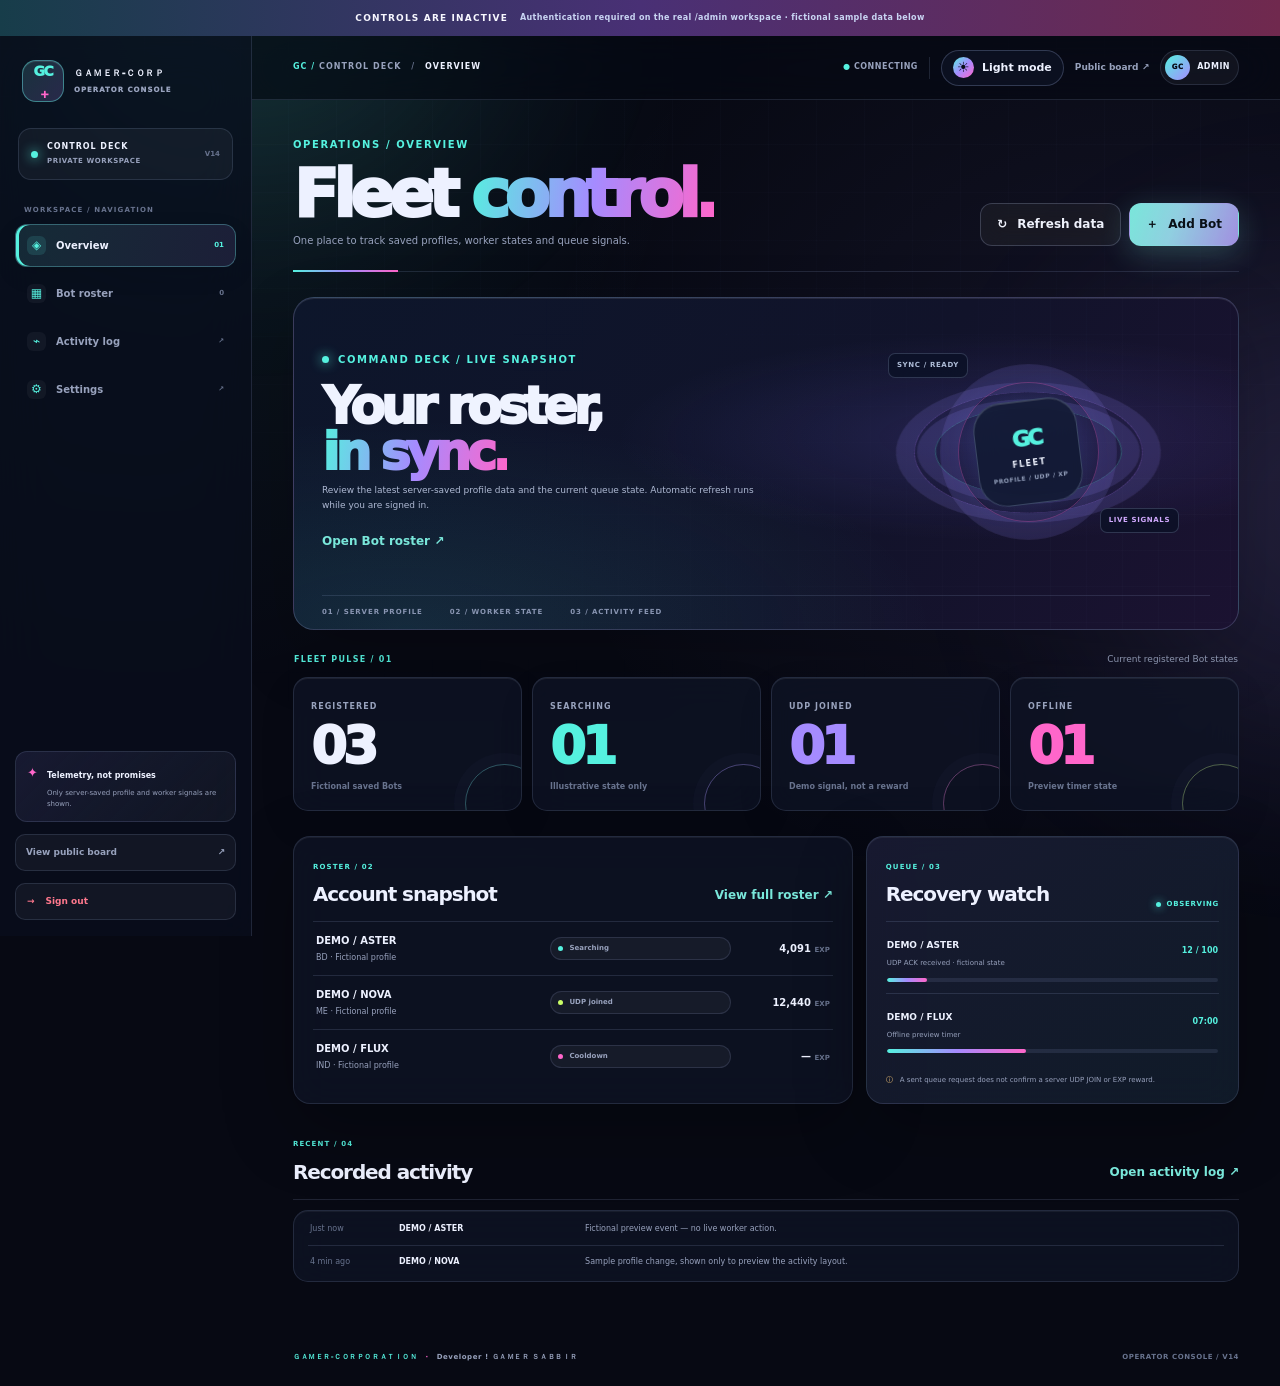
<file: ADMIN_WORKSPACE_PREVIEW.html>
<!doctype html>
<html lang="en">
<head>
  <meta charset="utf-8">
  <meta name="viewport" content="width=device-width,initial-scale=1">
  <meta name="theme-color" content="#070913">
  <meta name="description" content="Private ＧＡＭＥＲ-ＣＯＲＰ operator workspace.">
  <title>ＧＡＭＥＲ-ＣＯＲＰ / Operator Console</title>
  <script>
/* Shared, accessible colour-mode control. Dark is the first-visit default. */
(() => {
  const key = 'gc-colour-mode';
  let stored = null;
  try { stored = localStorage.getItem(key); } catch (_) {}
  const apply = mode => {
    const current = mode === 'light' ? 'light' : 'dark';
    document.documentElement.dataset.theme = current;
    document.documentElement.style.colorScheme = current;
    document.querySelectorAll('[data-theme-toggle]').forEach(btn => {
      btn.setAttribute('aria-label', current === 'dark' ? 'Switch to light mode' : 'Switch to dark mode');
      btn.setAttribute('aria-pressed', current === 'light' ? 'true' : 'false');
      const label = btn.querySelector('[data-theme-label]');
      if (label) label.textContent = current === 'dark' ? 'Light mode' : 'Dark mode';
      const icon = btn.querySelector('[data-theme-icon]');
      if (icon) icon.textContent = current === 'dark' ? '☀' : '☾';
    });
  };
  apply(stored);
  document.addEventListener('DOMContentLoaded', () => apply(document.documentElement.dataset.theme));
  document.addEventListener('click', e => {
    const btn = e.target.closest('[data-theme-toggle]');
    if (!btn) return;
    const mode = document.documentElement.dataset.theme === 'dark' ? 'light' : 'dark';
    try { localStorage.setItem(key, mode); } catch (_) {}
    apply(mode);
  });
  window.addEventListener('storage', e => { if (e.key === key) apply(e.newValue); });
})();

</script>
<style>
/* Shared V14 colour tokens and theme control foundation. Dark is the first-visit default. */
:root,[data-theme="dark"]{
  color-scheme:dark;
  --gc-base:#070913;--gc-card:rgba(15,20,37,.76);--gc-card-alt:rgba(255,255,255,.045);
  --gc-glass:rgba(10,14,29,.78);--gc-bright:#edf1ff;--gc-dim:#98a2bd;--gc-edge:rgba(177,195,245,.14);
  --gc-cyan:#55f1df;--gc-violet:#a58bff;--gc-pink:#ff66ca;--gc-lime:#cbff67;
  --gc-shadow:0 24px 70px rgba(0,0,0,.28);
}
[data-theme="light"]{
  color-scheme:light;
  --gc-base:#edf1fa;--gc-card:rgba(255,255,255,.79);--gc-card-alt:rgba(45,55,100,.045);
  --gc-glass:rgba(248,250,255,.82);--gc-bright:#1b2038;--gc-dim:#56617f;--gc-edge:rgba(59,70,120,.14);
  --gc-cyan:#087e8d;--gc-violet:#6650cf;--gc-pink:#b63588;--gc-lime:#7a9824;
  --gc-shadow:0 18px 48px rgba(34,44,93,.1);
}
html{color-scheme:dark}
html[data-theme="light"]{color-scheme:light}

/* V14 — full Level-Up operations redesign: glass surfaces, RGB signal accents, responsive command layout. */
:root,[data-theme="dark"]{
  color-scheme:dark;
  --page:#070913;--page-2:#0a0e1d;--surface:rgba(15,20,37,.76);--surface-strong:rgba(16,22,42,.94);--surface-soft:rgba(255,255,255,.045);
  --text:#edf1ff;--muted:#98a2bd;--dim:#68738e;--line:rgba(177,195,245,.14);--line-strong:rgba(177,195,245,.23);
  --cyan:#55f1df;--violet:#a58bff;--pink:#ff66ca;--lime:#cbff67;--red:#ff788d;--amber:#ffc979;
  --gc-base:var(--page);--gc-card:var(--surface);--gc-card-alt:var(--surface-soft);--gc-bright:var(--text);--gc-dim:var(--muted);--gc-edge:var(--line);
  --gc-cyan:var(--cyan);--gc-violet:var(--violet);--gc-pink:var(--pink);--gc-lime:var(--lime);--gc-shadow:0 24px 70px rgba(0,0,0,.28);
  --sans:Inter,ui-sans-serif,system-ui,-apple-system,BlinkMacSystemFont,"Segoe UI",sans-serif;
  --r-sm:10px;--r-md:16px;--r-lg:24px;
}
[data-theme="light"]{
  color-scheme:light;
  --page:#edf1fa;--page-2:#f5f7fd;--surface:rgba(255,255,255,.79);--surface-strong:rgba(255,255,255,.95);--surface-soft:rgba(45,55,100,.045);
  --text:#1b2038;--muted:#56617f;--dim:#77819b;--line:rgba(59,70,120,.14);--line-strong:rgba(59,70,120,.24);
  --cyan:#087e8d;--violet:#6650cf;--pink:#b63588;--lime:#7a9824;--red:#b93753;--amber:#a26808;
  --gc-base:var(--page);--gc-card:var(--surface);--gc-card-alt:var(--surface-soft);--gc-bright:var(--text);--gc-dim:var(--muted);--gc-edge:var(--line);
  --gc-cyan:var(--cyan);--gc-violet:var(--violet);--gc-pink:var(--pink);--gc-lime:var(--lime);--gc-shadow:0 18px 48px rgba(34,44,93,.1);
}
*{box-sizing:border-box}
html{min-height:100%;scroll-behavior:smooth}
body{position:relative;margin:0;min-height:100vh;overflow-x:hidden;background:radial-gradient(ellipse at 11% 4%,color-mix(in srgb,var(--cyan) 7%,transparent),transparent 34%),radial-gradient(ellipse at 90% 30%,color-mix(in srgb,var(--violet) 8%,transparent),transparent 38%),var(--page);color:var(--text);font:14px/1.55 var(--sans);-webkit-font-smoothing:antialiased}
body:before{content:"";position:fixed;inset:0;z-index:0;pointer-events:none;background:linear-gradient(rgba(165,184,239,.032) 1px,transparent 1px),linear-gradient(90deg,rgba(165,184,239,.032) 1px,transparent 1px);background-size:48px 48px;mask-image:linear-gradient(180deg,rgba(0,0,0,.72),transparent 85%)}
button,input,select,textarea{font:inherit;color:inherit}
button{cursor:pointer}
button:disabled{opacity:.58;cursor:not-allowed}
a{color:inherit}
h1,h2,h3,p{margin:0}
.is-hidden{display:none!important}
.sr-only{position:absolute!important;width:1px;height:1px;padding:0;margin:-1px;overflow:hidden;clip:rect(0,0,0,0);white-space:nowrap;border:0}
::selection{background:var(--cyan);color:#08101b}
button:focus-visible,a:focus-visible,input:focus-visible,select:focus-visible,textarea:focus-visible,summary:focus-visible{outline:2px solid var(--cyan);outline-offset:3px}
.ambient{position:fixed;z-index:0;pointer-events:none;width:430px;height:430px;border-radius:50%;filter:blur(120px);opacity:.14}
.ambient-cyan{background:var(--cyan);top:-250px;left:3%}
.ambient-violet{background:var(--violet);right:-260px;top:300px;opacity:.13}
[data-theme="light"] .ambient{opacity:.08}

/* Shared components */
.eyebrow,.section-index{display:inline-flex;align-items:center;gap:9px;color:var(--cyan);font-size:10px;font-weight:900;letter-spacing:.16em;text-transform:uppercase}
.button{display:inline-flex;align-items:center;justify-content:center;gap:10px;min-height:43px;padding:10px 16px;border:1px solid transparent;border-radius:12px;font-size:12px;font-weight:850;white-space:nowrap;text-decoration:none;transition:transform .18s,border-color .18s,background .18s,box-shadow .18s}
.button:hover:not(:disabled){transform:translateY(-2px)}
.button-dark{background:linear-gradient(110deg,var(--cyan),#7ad4ed 42%,var(--violet));color:#07101a;box-shadow:0 8px 30px color-mix(in srgb,var(--cyan) 23%,transparent)}
.button-dark:hover:not(:disabled){box-shadow:0 10px 36px color-mix(in srgb,var(--violet) 34%,transparent);filter:saturate(1.1)}
.button-outline{background:var(--surface-soft);border-color:var(--line-strong);color:var(--text);backdrop-filter:blur(12px)}
.button-outline:hover:not(:disabled){border-color:var(--cyan);background:color-mix(in srgb,var(--cyan) 8%,var(--surface))}
.button-danger{background:color-mix(in srgb,var(--red) 12%,var(--surface));border:1px solid color-mix(in srgb,var(--red) 35%,var(--line));color:var(--red)}
.text-button{border:0;background:none;color:var(--cyan);font-size:12px;font-weight:850;padding:6px 0;text-decoration:none}
.text-button:hover{text-decoration:underline;text-underline-offset:4px}
.icon-button{width:38px;height:38px;display:grid;place-items:center;border:1px solid var(--line);border-radius:12px;background:var(--surface-soft);color:var(--text);font-size:16px}
.icon-button:hover{border-color:var(--cyan);color:var(--cyan)}
.theme-switch{display:inline-flex;align-items:center;gap:8px;min-height:36px;padding:6px 11px;border:1px solid var(--line-strong);border-radius:999px;background:var(--surface);color:var(--text);font-size:11px;font-weight:800;white-space:nowrap;backdrop-filter:blur(14px);transition:border .2s,transform .2s}
.theme-switch:hover{border-color:var(--cyan);transform:translateY(-1px)}
.theme-switch [data-theme-icon]{width:21px;height:21px;display:grid;place-items:center;border-radius:50%;background:linear-gradient(135deg,var(--cyan),var(--violet),var(--pink));color:#080d18;font-size:14px}
input,select,textarea{outline:none}

/* Public Level-Up page */
.public-header{position:sticky;top:0;z-index:20;min-height:72px;display:flex;align-items:center;gap:28px;padding:11px clamp(18px,4vw,64px);border-bottom:1px solid var(--line);background:color-mix(in srgb,var(--page) 70%,transparent);backdrop-filter:blur(24px) saturate(150%);-webkit-backdrop-filter:blur(24px) saturate(150%)}
.wordmark{display:flex;align-items:center;gap:11px;min-width:0;text-decoration:none}
.mark{width:43px;height:43px;display:grid;place-items:center;position:relative;border:1px solid color-mix(in srgb,var(--cyan) 45%,var(--line));border-radius:14px;background:linear-gradient(145deg,color-mix(in srgb,var(--cyan) 20%,var(--surface)),color-mix(in srgb,var(--violet) 22%,var(--surface)));box-shadow:inset 0 1px 0 rgba(255,255,255,.22),0 0 28px color-mix(in srgb,var(--cyan) 17%,transparent);font-size:19px;font-weight:950;letter-spacing:-.12em;padding-right:3px}
.mark span{color:var(--cyan)}.mark i{font-style:normal;color:var(--pink);font-size:14px;transform:translate(2px,2px)}
.wordmark-text{display:flex;flex-direction:column;gap:4px;font-size:12px;font-weight:900;letter-spacing:.04em;white-space:nowrap;line-height:1.05}
.wordmark-text small{color:var(--muted);font-size:8px;letter-spacing:.16em}
.public-nav{display:flex;align-items:center;gap:25px;margin-left:28px}
.public-nav a{color:var(--muted);font-size:11px;font-weight:800;text-decoration:none;transition:color .18s}
.public-nav a:hover{color:var(--cyan)}
.header-right{margin-left:auto;display:flex;align-items:center;gap:12px}
.connection-state{display:inline-flex;align-items:center;gap:8px;color:var(--muted);font-size:9px;font-weight:900;letter-spacing:.12em;white-space:nowrap}
.connection-state i,.signal-dot,.hero-trust-row i,.signal-tag i{width:7px;height:7px;display:inline-block;border-radius:50%;background:var(--amber);box-shadow:0 0 13px color-mix(in srgb,var(--amber) 65%,transparent)}
.connection-state.is-online i{background:var(--cyan);box-shadow:0 0 13px var(--cyan)}
.connection-state.is-error i{background:var(--red);box-shadow:0 0 13px var(--red)}
.admin-entry{min-height:38px;display:inline-flex;align-items:center;gap:13px;padding:0 13px;border:1px solid var(--line-strong);border-radius:11px;background:var(--surface-soft);font-size:11px;font-weight:900;text-decoration:none;white-space:nowrap;transition:border .18s,background .18s}
.admin-entry:hover{border-color:var(--pink);background:color-mix(in srgb,var(--pink) 8%,var(--surface))}
.admin-entry span{color:var(--pink)}
.site-frame{position:relative;z-index:1;max-width:1510px;margin:0 auto;padding:26px clamp(16px,4vw,64px) 80px}
.hero{min-height:490px;position:relative;overflow:hidden;border:1px solid var(--line-strong);border-radius:28px;background:radial-gradient(ellipse at 78% 46%,color-mix(in srgb,var(--violet) 17%,transparent),transparent 37%),radial-gradient(ellipse at 48% 112%,color-mix(in srgb,var(--cyan) 12%,transparent),transparent 50%),linear-gradient(130deg,#0a1020 0%,#0a0d1a 50%,#17102b 100%);box-shadow:0 32px 90px rgba(0,0,0,.25),inset 0 1px 0 rgba(255,255,255,.11);color:#f1f5ff}
[data-theme="light"] .hero{background:radial-gradient(ellipse at 78% 46%,rgba(102,80,207,.16),transparent 40%),radial-gradient(ellipse at 46% 112%,rgba(8,126,141,.14),transparent 50%),linear-gradient(130deg,#f4f7ff,#e9f2f7 54%,#f2eafc);color:#1b2038}
.hero:after{content:"";position:absolute;inset:auto 0 0;height:2px;background:linear-gradient(90deg,transparent,var(--cyan),var(--violet),var(--pink),transparent);opacity:.9}
.hero-grid{position:absolute;inset:0;opacity:.36;pointer-events:none;background:linear-gradient(rgba(172,192,247,.05) 1px,transparent 1px),linear-gradient(90deg,rgba(172,192,247,.05) 1px,transparent 1px);background-size:46px 46px;mask-image:linear-gradient(100deg,transparent 10%,#000 100%)}
.hero-topline,.hero-main,.hero-bottomline{position:relative;z-index:1}
.hero-topline{min-height:48px;display:flex;justify-content:space-between;align-items:center;gap:16px;padding:0 clamp(22px,4vw,54px);border-bottom:1px solid rgba(194,208,255,.12);color:#aab4cf;font-size:9px;font-weight:900;letter-spacing:.14em}
.hero-kicker{color:#c5d1ec}.hero-kicker .signal-dot{width:6px;height:6px;background:var(--cyan);box-shadow:0 0 12px var(--cyan)}
.hero-ref{color:#8591ad}.hero-ref b{margin-left:9px;color:var(--cyan);font:800 9px/1 var(--sans)}
.hero-main{min-height:380px;display:grid;grid-template-columns:minmax(0,1.05fr) minmax(340px,.95fr);align-items:center;gap:22px;padding:22px clamp(24px,5vw,72px) 27px}
.hero-copy{padding:18px 0 14px}
.hero-eyebrow{color:var(--cyan);font-size:10px;font-weight:900;letter-spacing:.23em}
.hero h1{margin:11px 0 18px;font-size:clamp(72px,10vw,142px);line-height:.8;font-weight:950;letter-spacing:-.105em}
.hero h1 em{font-style:normal;color:transparent;background:linear-gradient(100deg,var(--cyan),#9aa9ff 44%,var(--pink));background-clip:text;-webkit-background-clip:text}
.hero-description{max-width:475px;color:#aeb8d2;font-size:13px;line-height:1.8}
[data-theme="light"] .hero-description,[data-theme="light"] .hero-topline{color:#596681}
.hero-actions{display:flex;align-items:center;gap:20px;flex-wrap:wrap;margin-top:25px}
.jump-link{min-height:44px;display:inline-flex;align-items:center;gap:16px;padding:0 17px;border:1px solid color-mix(in srgb,var(--cyan) 46%,transparent);border-radius:12px;background:linear-gradient(110deg,var(--cyan),#8bddee 52%,var(--violet));color:#091019;font-size:11px;font-weight:950;text-decoration:none;box-shadow:0 9px 30px color-mix(in srgb,var(--cyan) 19%,transparent);transition:transform .18s,filter .18s}
.jump-link:hover{transform:translateY(-2px);filter:brightness(1.08)}
.hero-secondary{font-size:11px;font-weight:850;color:#c1cae1;text-decoration:none;border-bottom:1px solid rgba(190,205,245,.3);padding:8px 0}
.hero-secondary:hover{color:var(--cyan);border-color:var(--cyan)}
.hero-trust-row{display:flex;gap:19px;flex-wrap:wrap;margin-top:23px;color:#8792ad;font-size:9px;font-weight:800;letter-spacing:.025em}
.hero-trust-row span{display:inline-flex;align-items:center;gap:7px}.hero-trust-row i{width:5px;height:5px;background:var(--cyan);box-shadow:0 0 9px var(--cyan)}
.hero-visual{position:relative;width:min(440px,100%);aspect-ratio:1.2;margin:0 auto;display:grid;place-items:center;isolation:isolate}
.hero-visual:before{content:"";position:absolute;inset:10%;border:1px solid rgba(186,202,255,.1);border-radius:50%;box-shadow:0 0 0 30px rgba(144,124,255,.025),0 0 0 61px rgba(92,232,228,.018)}
.visual-orbit{position:absolute;inset:18%;border:1px solid rgba(111,237,229,.37);border-radius:50%;box-shadow:0 0 40px rgba(78,222,218,.07),inset 0 0 28px rgba(115,121,255,.05)}
.orbit-a{transform:rotateX(62deg) rotateZ(-24deg);animation:orbit-float 17s linear infinite}
.orbit-b{inset:14% 24%;transform:rotate(41deg);border-color:rgba(171,140,255,.43);animation:orbit-float 23s linear infinite reverse}
.orbit-c{inset:24% 12%;transform:rotate(-42deg);border-color:rgba(255,96,199,.30);animation:orbit-float 29s linear infinite}
.visual-scanline{position:absolute;inset:18% 5%;border-radius:50%;border-top:1px solid rgba(159,216,255,.22);transform:rotate(-21deg)}
.visual-core{width:43%;aspect-ratio:1;display:flex;align-items:center;justify-content:center;flex-direction:column;gap:5px;border:1px solid rgba(206,229,255,.25);border-radius:34%;background:linear-gradient(145deg,rgba(17,34,57,.76),rgba(37,24,65,.6));box-shadow:inset 0 1px 0 rgba(255,255,255,.18),0 0 68px rgba(89,153,255,.16);backdrop-filter:blur(18px);transform:rotate(-8deg)}
.visual-core:before{content:"";position:absolute;inset:8px;border:1px solid rgba(92,241,222,.18);border-radius:28%}
.visual-core>*{position:relative}
.core-overline{color:#91a1bf;font-size:7px;font-weight:900;letter-spacing:.15em}
.visual-core strong{font-size:clamp(45px,7vw,86px);line-height:.9;font-weight:950;letter-spacing:-.1em;color:#f5f7ff;text-shadow:0 0 24px rgba(85,241,223,.26)}
.visual-core strong span{color:var(--cyan);font-size:.7em;vertical-align:top}
.visual-core small{color:#95a2c0;font-size:7px;font-weight:900;letter-spacing:.16em}
.visual-chip,.visual-axis{position:absolute;z-index:2;border:1px solid rgba(192,209,247,.2);border-radius:9px;background:rgba(11,18,35,.72);box-shadow:0 10px 30px rgba(0,0,0,.17);backdrop-filter:blur(16px);color:#b8c7e0;font-size:8px;font-weight:900;letter-spacing:.1em;white-space:nowrap}
.visual-chip{padding:8px 11px}.visual-chip b{color:var(--cyan)}.visual-chip i{display:inline-block;width:5px;height:5px;margin-right:7px;border-radius:50%;background:var(--cyan);box-shadow:0 0 9px var(--cyan)}
.chip-one{top:18%;left:3%}.chip-two{right:0;top:36%;color:#c4b6ff}.chip-three{bottom:19%;left:4%}
.visual-axis{padding:5px 8px;border:0;background:transparent;box-shadow:none;color:#8793ad;font-size:7px}.axis-top{top:8%;right:13%}.axis-bottom{bottom:7%;right:2%;color:#ff9bd7}
.hero-bottomline{min-height:46px;display:flex;align-items:center;gap:clamp(14px,3vw,37px);padding:0 clamp(22px,4vw,54px);border-top:1px solid rgba(194,208,255,.12);color:#8f9ab4;font-size:8px;font-weight:900;letter-spacing:.12em}
.hero-bottomline b{margin-right:6px;color:var(--cyan)}.hero-bottom-note{margin-left:auto;color:#ff9cd9}
@keyframes orbit-float{to{transform:rotate(336deg)}}
.intel-strip{display:grid;grid-template-columns:repeat(3,1fr);gap:11px;padding:19px 0 4px}
.intel-strip article{display:flex;gap:13px;align-items:flex-start;padding:17px 18px;border:1px solid var(--line);border-radius:15px;background:var(--surface);box-shadow:inset 0 1px 0 rgba(255,255,255,.06);backdrop-filter:blur(16px)}
.intel-icon{flex:0 0 33px;height:33px;display:grid;place-items:center;border:1px solid color-mix(in srgb,var(--cyan) 38%,var(--line));border-radius:10px;background:color-mix(in srgb,var(--cyan) 10%,transparent);color:var(--cyan);font:900 9px/1 var(--sans)}
.intel-strip article:nth-child(2) .intel-icon{border-color:color-mix(in srgb,var(--violet) 38%,var(--line));background:color-mix(in srgb,var(--violet) 10%,transparent);color:var(--violet)}
.intel-strip article:nth-child(3) .intel-icon{border-color:color-mix(in srgb,var(--pink) 38%,var(--line));background:color-mix(in srgb,var(--pink) 10%,transparent);color:var(--pink)}
.intel-strip strong{display:block;font-size:11px;font-weight:900}.intel-strip p{margin-top:3px;color:var(--muted);font-size:10px;line-height:1.55}
.status-section{padding-top:34px}
.section-caption{display:flex;justify-content:space-between;align-items:center;gap:12px;padding:0 2px 12px;color:var(--muted);font-size:10px}
.section-caption>span:last-child{font-size:10px}
.public-metrics{display:grid;grid-template-columns:repeat(4,minmax(0,1fr));gap:11px}
.metric{min-width:0;position:relative;overflow:hidden;padding:19px 20px 16px;border:1px solid var(--line);border-radius:16px;background:var(--surface);box-shadow:inset 0 1px 0 rgba(255,255,255,.08),0 14px 36px rgba(0,0,0,.08);backdrop-filter:blur(18px)}
.metric:after{content:"";position:absolute;width:82px;height:82px;right:-36px;bottom:-40px;border:1px solid color-mix(in srgb,var(--cyan) 20%,var(--line));border-radius:50%;box-shadow:0 0 0 12px color-mix(in srgb,var(--violet) 5%,transparent)}
.metric:nth-child(2):after{border-color:color-mix(in srgb,var(--violet) 24%,var(--line))}.metric:nth-child(3):after{border-color:color-mix(in srgb,var(--pink) 25%,var(--line))}.metric:nth-child(4):after{border-color:color-mix(in srgb,var(--lime) 24%,var(--line))}
.metric>span{display:block;color:var(--muted);font-size:9px;font-weight:900;letter-spacing:.14em}
.metric strong{display:block;margin-top:5px;font-size:clamp(34px,4vw,53px);line-height:1;font-weight:950;letter-spacing:-.08em;color:var(--text)}
.metric small{display:block;margin-top:8px;color:var(--dim);font-size:9px;font-weight:750}
.metric:nth-child(2) strong{color:var(--cyan)}.metric:nth-child(3) strong{color:var(--violet)}.metric:nth-child(4) strong{color:var(--pink)}
.fleet-section{padding:66px 0 20px;scroll-margin-top:92px}
.fleet-heading{display:flex;justify-content:space-between;align-items:flex-end;gap:24px;flex-wrap:wrap}
.fleet-title-block{max-width:570px}
.fleet-heading h2{margin:7px 0 9px;font-size:clamp(43px,6vw,77px);font-weight:950;line-height:.98;letter-spacing:-.09em}
.fleet-heading h2 em{color:transparent;font-style:normal;background:linear-gradient(100deg,var(--cyan),var(--violet),var(--pink));background-clip:text;-webkit-background-clip:text}
.fleet-heading p{max-width:540px;color:var(--muted);font-size:11px;line-height:1.7}
.roster-controls{display:flex;align-items:center;justify-content:flex-end;gap:8px;flex-wrap:wrap}
.search{height:42px;min-width:220px;display:flex;align-items:center;gap:8px;padding:0 12px;border:1px solid var(--line-strong);border-radius:12px;background:var(--surface);backdrop-filter:blur(16px)}
.search>span{color:var(--cyan);font-size:22px;line-height:1}.search input{width:100%;min-width:0;border:0;background:transparent;color:var(--text);font-size:11px}.search input::placeholder{color:var(--dim)}
.select-wrap select,.directory-toolbar select,.bulk-toolbar select,.log-filters select,.inline-fields select{height:42px;max-width:190px;padding:0 31px 0 12px;border:1px solid var(--line-strong);border-radius:12px;background-color:var(--surface);color:var(--text);font-size:10px;font-weight:800;backdrop-filter:blur(16px)}
.select-wrap select:focus,.directory-toolbar select:focus,.bulk-toolbar select:focus,.log-filters select:focus{border-color:var(--cyan)}
.refresh-button{height:42px;display:inline-flex;align-items:center;gap:7px;padding:0 13px;border:1px solid color-mix(in srgb,var(--cyan) 40%,var(--line));border-radius:12px;background:color-mix(in srgb,var(--cyan) 9%,var(--surface));color:var(--cyan);font-size:10px;font-weight:900;white-space:nowrap}
.refresh-button:hover{background:color-mix(in srgb,var(--cyan) 15%,var(--surface))}.refresh-button span{font-size:17px;line-height:1}
.roster-meta{min-height:48px;display:flex;align-items:center;justify-content:space-between;gap:15px;margin-top:14px;padding:0 2px}
.bot-results{color:var(--muted);font-size:10px;font-weight:800}.last-updated{color:var(--dim);font-size:9px}
.fleet-grid{display:grid;grid-template-columns:repeat(2,minmax(0,1fr));gap:14px}
.empty{grid-column:1/-1;min-height:190px;display:flex;align-items:center;justify-content:center;flex-direction:column;gap:8px;padding:30px;border:1px dashed var(--line-strong);border-radius:20px;background:var(--surface);color:var(--muted);text-align:center}
.empty strong{color:var(--text);font-size:14px}.empty span:last-child{font-size:11px}.empty-orbit{color:var(--cyan);font-size:28px;text-shadow:0 0 24px var(--cyan)}
.bot-card{--card-accent:var(--cyan);min-width:0;position:relative;overflow:hidden;display:flex;flex-direction:column;padding:18px;border:1px solid var(--line);border-radius:19px;background:linear-gradient(145deg,color-mix(in srgb,var(--card-accent) 4%,var(--surface)),var(--surface-strong));box-shadow:inset 0 1px 0 rgba(255,255,255,.09),0 18px 45px rgba(0,0,0,.13);backdrop-filter:blur(22px) saturate(135%);transition:transform .2s,border-color .2s,box-shadow .2s}
.bot-card:before{content:"";position:absolute;top:0;left:12%;right:12%;height:1px;background:linear-gradient(90deg,transparent,var(--card-accent),var(--violet),transparent);opacity:.76}
.bot-card:after{content:"";position:absolute;top:-75px;right:-70px;width:190px;height:190px;border-radius:50%;background:radial-gradient(circle,color-mix(in srgb,var(--card-accent) 9%,transparent),transparent 68%);pointer-events:none}
.bot-card:hover{transform:translateY(-3px);border-color:color-mix(in srgb,var(--card-accent) 48%,var(--line));box-shadow:inset 0 1px 0 rgba(255,255,255,.12),0 25px 60px rgba(0,0,0,.22)}
.card-head{position:relative;z-index:1;display:flex;align-items:center;justify-content:space-between;gap:10px}
.bot-id{display:inline-flex;align-items:center;gap:7px;color:var(--dim);font-size:8px;font-weight:900;letter-spacing:.13em}.bot-id strong{color:var(--cyan);font-size:10px}
.state-badge,.bot-status{max-width:100%;display:inline-flex;align-items:center;gap:7px;padding:6px 9px;border:1px solid var(--line);border-radius:999px;background:var(--surface-soft);color:var(--muted);font-size:8px;font-weight:900;letter-spacing:.07em;white-space:nowrap}
.state-badge i,.bot-status i{width:6px;height:6px;flex:none;border-radius:50%;background:var(--cyan);box-shadow:0 0 10px var(--cyan)}
.bot-status[data-status="cooldown"] i,.state-badge[data-status="cooldown"] i{background:var(--pink);box-shadow:0 0 10px var(--pink)}
.bot-status[data-status="error"] i,.state-badge[data-status="error"] i{background:var(--red);box-shadow:0 0 10px var(--red)}
.bot-status[data-status="in_match"] i,.state-badge[data-status="in_match"] i{background:var(--lime);box-shadow:0 0 10px var(--lime)}
.bot-status[data-status="inactive"] i,.state-badge[data-status="inactive"] i{background:var(--dim);box-shadow:none}
.bot-status[data-status="searching_match"] i,.state-badge[data-status="searching_match"] i{background:var(--violet);box-shadow:0 0 10px var(--violet)}
.bot-player{position:relative;z-index:1;display:flex;align-items:center;gap:12px;margin:16px 0 14px}
.bot-avatar{flex:0 0 46px;height:46px;display:grid;place-items:center;border:1px solid color-mix(in srgb,var(--cyan) 35%,var(--line));border-radius:14px;background:linear-gradient(145deg,color-mix(in srgb,var(--cyan) 15%,var(--surface)),color-mix(in srgb,var(--violet) 18%,var(--surface)));color:var(--cyan);font-size:13px;font-weight:950;letter-spacing:-.05em;box-shadow:inset 0 1px 0 rgba(255,255,255,.1)}
.bot-identity{min-width:0;flex:1}.bot-identity h3{overflow:hidden;text-overflow:ellipsis;white-space:nowrap;font-size:18px;font-weight:900;letter-spacing:-.045em}.bot-identity p{overflow:hidden;text-overflow:ellipsis;white-space:nowrap;margin-top:3px;color:var(--muted);font-size:9px}
.bot-region{min-width:58px;text-align:right}.bot-region span{display:block;color:var(--dim);font-size:7px;font-weight:900;letter-spacing:.14em}.bot-region strong{display:block;margin-top:3px;color:var(--pink);font-size:11px;font-weight:900}
.xp-stage{position:relative;z-index:1;display:grid;grid-template-columns:84px minmax(0,1fr);align-items:center;gap:15px;padding:13px;border:1px solid var(--line);border-radius:15px;background:linear-gradient(110deg,color-mix(in srgb,var(--cyan) 5%,var(--surface-soft)),color-mix(in srgb,var(--violet) 6%,var(--surface-soft)))}
.level-orb{--progress:0%;width:76px;height:76px;display:grid;place-items:center;position:relative;border-radius:50%;background:conic-gradient(from -90deg,var(--cyan) 0 var(--progress),rgba(143,159,194,.15) var(--progress) 100%);box-shadow:0 0 23px color-mix(in srgb,var(--cyan) 12%,transparent)}
.level-orb:before{content:"";position:absolute;inset:5px;border:1px solid var(--line);border-radius:50%;background:var(--page-2)}
.level-orb>span{position:relative;display:flex;align-items:center;flex-direction:column;line-height:1}
.level-orb small{color:var(--muted);font-size:7px;font-weight:900;letter-spacing:.13em}.level-orb b{margin-top:5px;font-size:21px;font-weight:950;letter-spacing:-.06em;color:var(--text)}
.level-orb.is-unavailable{background:conic-gradient(var(--violet) 0 25%,rgba(143,159,194,.15) 25% 100%);box-shadow:none;filter:saturate(.55)}
.profile-data{min-width:0}.xp-label{display:block;color:var(--muted);font-size:8px;font-weight:900;letter-spacing:.14em}.exp-total{display:block;overflow:hidden;margin-top:3px;color:var(--text);font-size:clamp(24px,3vw,34px);font-weight:950;letter-spacing:-.07em;line-height:1.08;text-overflow:ellipsis;white-space:nowrap}.exp-subline{display:flex;align-items:baseline;justify-content:space-between;gap:10px;margin-top:5px}.exp-subline small{color:var(--dim);font-size:8px;font-weight:800}.exp-subline strong{color:var(--cyan);font-size:9px;font-weight:900;text-align:right}
.level-track-wrap{position:relative;z-index:1;margin-top:13px}.level-track-head{display:flex;justify-content:space-between;gap:10px;margin-bottom:7px;color:var(--muted);font-size:8px;font-weight:900;letter-spacing:.09em}.level-track-head b{color:var(--cyan);font-size:9px}
.level-track{height:7px;overflow:hidden;border:1px solid var(--line);border-radius:999px;background:rgba(133,148,185,.12)}.level-track>span{display:block;height:100%;border-radius:inherit;background:linear-gradient(90deg,var(--cyan),#72c9f3 48%,var(--violet),var(--pink));box-shadow:0 0 13px color-mix(in srgb,var(--cyan) 42%,transparent);transition:width .6s ease}
.level-markers{display:flex;justify-content:space-between;gap:8px;margin-top:6px;color:var(--dim);font-size:7px;font-weight:750}.level-markers span{min-width:0}.level-markers span:last-child{text-align:right}
.level-unavailable{position:relative;z-index:1;margin-top:11px;padding:9px 10px;border:1px dashed var(--line-strong);border-radius:10px;background:var(--surface-soft);color:var(--muted);font-size:9px;line-height:1.5}
.bot-stats-title{display:flex;align-items:center;justify-content:space-between;gap:10px;margin:16px 0 8px;color:var(--muted);font-size:8px;font-weight:900;letter-spacing:.11em}.bot-stats-title b{color:var(--dim);font-size:7px}
.telemetry-grid{position:relative;z-index:1;display:grid;grid-template-columns:repeat(4,minmax(0,1fr));gap:6px}
.telemetry-cell{min-width:0;padding:9px 8px;border:1px solid var(--line);border-radius:10px;background:var(--surface-soft)}
.telemetry-cell strong{display:block;overflow:hidden;color:var(--text);font-size:17px;font-weight:950;letter-spacing:-.06em;text-overflow:ellipsis;white-space:nowrap}
.telemetry-cell small{display:block;margin-top:2px;color:var(--dim);font-size:7px;font-weight:850;letter-spacing:.06em;line-height:1.3}
.telemetry-cell:nth-child(2) strong{color:var(--violet)}.telemetry-cell:nth-child(3) strong{color:var(--cyan)}.telemetry-cell:nth-child(4) strong{color:var(--pink)}
.session-row{position:relative;z-index:1;display:flex;justify-content:space-between;align-items:center;gap:12px;margin-top:9px;padding:8px 10px;border:1px solid var(--line);border-radius:10px;background:var(--surface-soft);color:var(--muted);font-size:8px;font-weight:800}
.session-row strong{color:var(--lime);font-size:9px;font-weight:950}
.phase-strip{position:relative;z-index:1;display:flex;align-items:center;justify-content:space-between;gap:10px;margin-top:11px;padding:9px 10px;border:1px solid color-mix(in srgb,var(--violet) 24%,var(--line));border-radius:10px;background:color-mix(in srgb,var(--violet) 6%,var(--surface-soft))}
.phase-strip span{color:var(--dim);font-size:7px;font-weight:900;letter-spacing:.11em}.phase-strip strong{overflow:hidden;color:var(--text);font-size:8px;font-weight:850;text-align:right;text-overflow:ellipsis;white-space:nowrap}
.bot-foot{position:relative;z-index:1;display:flex;align-items:center;justify-content:space-between;gap:8px;flex-wrap:wrap;margin-top:10px;color:var(--dim);font-size:8px;font-weight:750}
.bot-foot b{color:var(--amber);font-size:9px;font-weight:900}
.card-details{position:relative;z-index:1;margin-top:12px;border-top:1px solid var(--line)}
.card-details summary{display:flex;align-items:center;justify-content:space-between;gap:10px;min-height:35px;color:var(--cyan);font-size:9px;font-weight:850;cursor:pointer;list-style:none}
.card-details summary::-webkit-details-marker{display:none}.card-details summary:after{content:"＋";color:var(--pink);font-size:14px}.card-details[open] summary:after{content:"−"}
.detail-pairs{display:grid;grid-template-columns:repeat(2,minmax(0,1fr));gap:6px;padding-bottom:4px}
.detail-pairs>div{min-width:0;padding:8px 9px;border:1px solid var(--line);border-radius:9px;background:var(--surface-soft)}
.detail-pairs dt{color:var(--dim);font-size:7px;font-weight:850;letter-spacing:.06em}.detail-pairs dd{overflow:hidden;margin:3px 0 0;color:var(--text);font-size:9px;font-weight:800;text-overflow:ellipsis;white-space:nowrap}
.privacy-note{display:flex;align-items:center;gap:9px;margin-top:22px;color:var(--dim);font-size:9px;line-height:1.55}.privacy-note span{color:var(--cyan)}
.public-footer{position:relative;z-index:1;display:flex;justify-content:space-between;align-items:center;gap:25px;padding:24px clamp(18px,4vw,64px);border-top:1px solid var(--line);background:color-mix(in srgb,var(--page) 76%,transparent);backdrop-filter:blur(20px)}
.footer-brand{display:flex;align-items:center;gap:10px;min-width:230px}.footer-mark{width:39px;height:39px;display:grid;place-items:center;border:1px solid var(--line-strong);border-radius:12px;background:linear-gradient(135deg,color-mix(in srgb,var(--cyan) 15%,var(--surface)),color-mix(in srgb,var(--violet) 15%,var(--surface)));color:var(--cyan);font-size:12px;font-weight:950}
.footer-brand div{display:flex;flex-direction:column;gap:2px}.footer-brand strong{font-size:10px;letter-spacing:.06em}.footer-brand small{color:var(--muted);font-size:7px;font-weight:800;letter-spacing:.08em}.footer-brand small:last-child{color:var(--cyan)}
.public-footer>p{max-width:510px;color:var(--muted);font-size:9px;line-height:1.65}.public-footer>a{display:inline-flex;gap:12px;align-items:center;color:var(--cyan);font-size:10px;font-weight:900;text-decoration:none;white-space:nowrap}.public-footer>a:hover{color:var(--pink)}

/* Private operator workspace */
.no-script-warning{padding:13px 18px;background:var(--red);color:#fff;font-weight:850;text-align:center}
.login-screen{position:relative;z-index:1;min-height:100vh;display:grid;grid-template-columns:minmax(390px,.95fr) minmax(450px,1.05fr);background:var(--page)}
.login-art{min-height:100vh;position:relative;overflow:hidden;display:flex;flex-direction:column;padding:clamp(24px,4vw,56px);border-right:1px solid var(--line);background:radial-gradient(ellipse at 54% 45%,rgba(97,85,206,.23),transparent 40%),radial-gradient(ellipse at 10% 90%,rgba(56,221,212,.12),transparent 43%),linear-gradient(140deg,#0b1325,#090b18 55%,#1a0d2c);color:#e9eeff}
.login-art:before{content:"";position:absolute;inset:0;background:linear-gradient(rgba(184,202,255,.045) 1px,transparent 1px),linear-gradient(90deg,rgba(184,202,255,.045) 1px,transparent 1px);background-size:42px 42px;mask-image:linear-gradient(160deg,#000,transparent 82%);pointer-events:none}
.login-art-top,.login-art-bottom{position:relative;z-index:1;display:flex;align-items:center;justify-content:space-between;gap:16px;color:#a8b4d1;font-size:8px;font-weight:900;letter-spacing:.13em}
.brand-mark-large{font-size:19px;font-weight:950;letter-spacing:-.1em;color:var(--cyan)}.brand-mark-large span{color:var(--pink)}
.login-art-center{position:relative;flex:1;display:grid;place-items:center;min-height:330px;isolation:isolate}
.login-orbit{position:absolute;width:min(68%,410px);aspect-ratio:1;border:1px solid rgba(116,234,227,.25);border-radius:50%;box-shadow:0 0 0 34px rgba(121,108,255,.035),0 0 0 35px rgba(142,151,240,.13),inset 0 0 55px rgba(86,156,234,.08)}
.login-orbit-one{transform:rotateX(62deg) rotateZ(-23deg);animation:orbit-float 23s linear infinite}.login-orbit-two{width:min(80%,480px);border-color:rgba(171,126,255,.24);transform:rotateX(58deg) rotateZ(47deg);animation:orbit-float 31s linear infinite reverse}.login-orbit-three{width:min(51%,310px);border-color:rgba(255,102,202,.24);transform:rotate(33deg)}
.login-art-core{position:relative;z-index:1;width:185px;height:185px;display:flex;align-items:center;justify-content:center;flex-direction:column;border:1px solid rgba(202,222,255,.27);border-radius:39px;background:linear-gradient(145deg,rgba(28,44,78,.63),rgba(44,25,69,.62));box-shadow:inset 0 1px 0 rgba(255,255,255,.18),0 0 80px rgba(106,113,255,.22);backdrop-filter:blur(17px);transform:rotate(-7deg)}
.login-art-core:before{content:"";position:absolute;inset:10px;border:1px solid rgba(91,241,222,.2);border-radius:30px}.login-art-core>*{position:relative}.login-art-core small,.login-art-core em{color:#a8b5d2;font-size:8px;font-style:normal;font-weight:900;letter-spacing:.17em}.login-art-core strong{font-size:76px;line-height:1;font-weight:950;letter-spacing:-.12em}.login-art-core strong span{color:var(--cyan)}.login-art-core em{color:var(--pink);margin-top:8px}
.orbit-label{position:absolute;padding:7px 10px;border:1px solid rgba(194,213,255,.19);border-radius:8px;background:rgba(8,16,33,.67);color:#bec9e2;font-size:8px;font-weight:900;letter-spacing:.1em;backdrop-filter:blur(14px)}.orbit-label-a{top:20%;left:7%}.orbit-label-b{right:5%;top:39%;color:#c6adff}.orbit-label-c{left:14%;bottom:19%;color:#91f0dc}
.login-art-bottom{align-items:flex-end;padding-top:18px;border-top:1px solid rgba(191,207,243,.15)}.login-art-bottom strong{color:#e5ebfa}.login-art-bottom span{color:#8693af;font-size:7px;text-align:right}
.login-content{min-width:0;min-height:100vh;display:flex;flex-direction:column;justify-content:space-between;padding:27px clamp(24px,5vw,72px);background:radial-gradient(ellipse at 93% 10%,color-mix(in srgb,var(--violet) 8%,transparent),transparent 35%),var(--page-2)}
.login-top{display:flex;justify-content:space-between;align-items:center;gap:12px}.quiet-link{color:var(--muted);font-size:11px;font-weight:800;text-decoration:none}.quiet-link:hover{color:var(--cyan)}
.login-box{width:min(100%,475px);margin:auto;padding:clamp(22px,3vw,38px);border:1px solid var(--line-strong);border-radius:24px;background:var(--surface);box-shadow:var(--gc-shadow),inset 0 1px 0 rgba(255,255,255,.09);backdrop-filter:blur(22px) saturate(130%)}
.login-label-row{display:flex;align-items:center;justify-content:space-between;gap:12px}.build-tag{padding:4px 7px;border:1px solid var(--line);border-radius:7px;color:var(--cyan);font:850 8px/1 var(--sans)}
.login-brand-full{margin-top:20px;color:var(--muted);font-size:8px;font-weight:900;letter-spacing:.11em}.login-brand-full span{color:var(--dim)}
.login-box h1{margin:10px 0 10px;font-size:clamp(46px,6vw,73px);font-weight:950;line-height:.92;letter-spacing:-.09em}.login-box h1 em{font-style:normal;color:transparent;background:linear-gradient(95deg,var(--cyan),var(--violet),var(--pink));background-clip:text;-webkit-background-clip:text}
.login-box>p{margin-bottom:23px;color:var(--muted);font-size:11px;line-height:1.7}.form-stack{display:grid;gap:13px}.form-stack label{display:grid;gap:6px;color:var(--muted);font-size:9px;font-weight:850;letter-spacing:.025em}.form-stack input,.form-stack select,.form-stack textarea{width:100%;min-height:42px;padding:10px 12px;border:1px solid var(--line-strong);border-radius:11px;background:rgba(5,10,23,.45);color:var(--text);font-size:11px;outline:none;transition:border .18s,box-shadow .18s}.form-stack textarea{min-height:112px;resize:vertical}.form-stack input::placeholder,.form-stack textarea::placeholder{color:var(--dim)}.form-stack input:focus,.form-stack select:focus,.form-stack textarea:focus{border-color:var(--cyan);box-shadow:0 0 0 3px color-mix(in srgb,var(--cyan) 12%,transparent)}.login-box .button{width:100%;margin-top:3px;justify-content:space-between}.inline-error{min-height:3px;color:var(--red);font-size:10px;font-weight:800}.login-status{margin-top:-7px;color:var(--muted);font-size:9px}.login-status.is-error{color:var(--red)}
.login-security{display:flex;gap:10px;align-items:flex-start;padding:11px;border:1px solid var(--line);border-radius:11px;background:var(--surface-soft)}.security-icon{color:var(--cyan);font-size:11px}.login-security p{color:var(--muted);font-size:8px;line-height:1.55}.admin-help{padding:10px;border:1px solid var(--line);border-radius:10px;background:var(--surface-soft);color:var(--muted);font-size:8px;line-height:1.6}.admin-help summary{color:var(--cyan);font-weight:850;cursor:pointer}.admin-help p{margin-top:7px}.admin-help code{color:var(--pink);font:800 8px var(--sans);overflow-wrap:anywhere}
.login-bottom{display:flex;justify-content:space-between;gap:14px;padding-top:16px;border-top:1px solid var(--line);color:var(--dim);font-size:7px;font-weight:900;letter-spacing:.11em}
.shell{position:relative;z-index:1;min-height:100vh;display:grid;grid-template-columns:252px minmax(0,1fr)}
.rail{position:sticky;top:0;height:100vh;min-height:640px;display:flex;flex-direction:column;gap:0;padding:22px 15px 16px;border-right:1px solid var(--line);background:color-mix(in srgb,var(--page-2) 79%,transparent);backdrop-filter:blur(25px) saturate(135%);z-index:15}
.rail-brand{display:flex;align-items:center;gap:10px;padding:2px 7px;text-decoration:none}.rail-logo{width:42px;height:42px;display:grid;place-items:center;position:relative;border:1px solid color-mix(in srgb,var(--cyan) 38%,var(--line));border-radius:14px;background:linear-gradient(135deg,color-mix(in srgb,var(--cyan) 14%,var(--surface)),color-mix(in srgb,var(--violet) 18%,var(--surface)));color:var(--cyan);font-size:14px;font-weight:950;letter-spacing:-.1em;box-shadow:inset 0 1px 0 rgba(255,255,255,.1)}.rail-logo span{color:var(--pink);font-size:11px;transform:translate(1px,2px)}
.brand-caption{display:flex;flex-direction:column;gap:4px;color:var(--text);font-size:9px;font-weight:950;letter-spacing:.06em}.brand-caption small{color:var(--muted);font-size:7px;letter-spacing:.14em}
.rail-status{display:flex;align-items:center;gap:9px;margin:24px 3px 0;padding:12px;border:1px solid var(--line);border-radius:13px;background:var(--surface-soft)}
.rail-status>span:nth-child(2){display:flex;flex-direction:column;gap:3px}.rail-status b{font-size:8px;letter-spacing:.12em}.rail-status small{color:var(--muted);font-size:7px;font-weight:800;letter-spacing:.08em}.rail-pulse{width:7px;height:7px;flex:none;border-radius:50%;background:var(--cyan);box-shadow:0 0 12px var(--cyan);animation:pulse 2.2s ease-in-out infinite}.rail-version{margin-left:auto;color:var(--dim);font:850 7px var(--sans)}
@keyframes pulse{50%{opacity:.46;box-shadow:0 0 4px var(--cyan)}}
.rail-index{margin:25px 9px 8px;color:var(--dim);font-size:7px;font-weight:900;letter-spacing:.16em}
.rail-nav{display:grid;gap:5px}.rail-link{width:100%;min-height:43px;display:flex;align-items:center;gap:10px;padding:0 11px;border:1px solid transparent;border-radius:12px;background:transparent;color:var(--muted);font-size:10px;font-weight:850;text-align:left;transition:background .18s,border .18s,transform .18s}
.rail-link:hover{transform:translateX(2px);background:var(--surface-soft);color:var(--text)}.rail-link.is-active{border-color:color-mix(in srgb,var(--cyan) 22%,var(--line));background:linear-gradient(105deg,color-mix(in srgb,var(--cyan) 11%,var(--surface)),color-mix(in srgb,var(--violet) 10%,var(--surface)));color:var(--text);box-shadow:inset 3px 0 0 var(--cyan),0 8px 24px rgba(0,0,0,.08)}
.nav-symbol{width:19px;height:19px;display:grid;place-items:center;border-radius:6px;background:var(--surface-soft);color:var(--cyan);font-size:12px}.rail-link.is-active .nav-symbol{background:color-mix(in srgb,var(--cyan) 13%,transparent)}.rail-link>b{margin-left:auto;color:var(--dim);font-size:7px;font-weight:900}.rail-link.is-active>b{color:var(--cyan)}
.rail-bottom{display:grid;gap:12px;margin-top:auto}.rail-tip{display:flex;gap:9px;padding:11px;border:1px solid var(--line);border-radius:12px;background:linear-gradient(135deg,color-mix(in srgb,var(--violet) 7%,var(--surface)),var(--surface-soft))}.rail-tip-icon{color:var(--pink);font-size:13px}.rail-tip strong{font-size:8px}.rail-tip p{margin-top:4px;color:var(--muted);font-size:7px;line-height:1.55}.rail-public,.rail-logout{min-height:37px;display:flex;align-items:center;justify-content:space-between;gap:8px;padding:0 10px;border:1px solid var(--line);border-radius:10px;background:var(--surface-soft);color:var(--muted);font-size:9px;font-weight:850;text-decoration:none}.rail-public:hover{border-color:var(--cyan);color:var(--cyan)}.rail-logout{width:100%;justify-content:flex-start;color:var(--red);cursor:pointer}.rail-logout:hover{border-color:color-mix(in srgb,var(--red) 45%,var(--line));background:color-mix(in srgb,var(--red) 7%,var(--surface))}.logout-icon{margin-right:4px;transform:rotate(45deg)}
.workspace{min-width:0;min-height:100vh;background:transparent}.workspace-top{position:sticky;top:0;z-index:12;min-height:64px;display:flex;align-items:center;justify-content:space-between;gap:15px;padding:9px clamp(18px,3.2vw,50px);border-bottom:1px solid var(--line);background:color-mix(in srgb,var(--page) 68%,transparent);backdrop-filter:blur(24px) saturate(140%)}
.breadcrumb{overflow:hidden;color:var(--muted);font-size:8px;font-weight:900;letter-spacing:.13em;text-overflow:ellipsis;white-space:nowrap}.breadcrumb span{color:var(--cyan)}.breadcrumb i{padding:0 6px;color:var(--dim);font-style:normal}.breadcrumb strong{color:var(--text)}
.top-actions{display:flex;align-items:center;gap:11px;white-space:nowrap}.sync-indicator{color:var(--muted);font-size:8px;font-weight:900;letter-spacing:.06em}.sync-indicator.is-error{color:var(--red)}.sync-indicator:first-letter{color:var(--cyan)}.top-rule{height:22px;border-left:1px solid var(--line)}.top-public{color:var(--muted);font-size:9px;font-weight:850;text-decoration:none}.top-public:hover{color:var(--cyan)}.user-chip{display:inline-flex;align-items:center;gap:7px;padding:4px 8px 4px 4px;border:1px solid var(--line);border-radius:999px;background:var(--surface-soft);color:var(--text);font-size:8px;font-weight:900;letter-spacing:.06em}.user-avatar{width:25px;height:25px;display:grid;place-items:center;border-radius:50%;background:linear-gradient(135deg,var(--cyan),var(--violet));color:#080d18;font-size:7px;font-weight:950}
.view-pane{max-width:1700px;margin:0 auto;padding:33px clamp(18px,3.2vw,50px) 70px}.page-heading{display:flex;align-items:flex-end;justify-content:space-between;gap:22px;margin:0 0 25px;padding-bottom:22px;border-bottom:1px solid var(--line);position:relative}.page-heading:after{content:"";position:absolute;left:0;bottom:-1px;width:105px;height:2px;background:linear-gradient(90deg,var(--cyan),var(--violet),var(--pink))}.page-heading h1{margin:8px 0 6px;font-size:clamp(42px,5.2vw,76px);font-weight:950;line-height:.96;letter-spacing:-.09em}.page-heading h1 em{font-style:normal;color:transparent;background:linear-gradient(100deg,var(--cyan),var(--violet),var(--pink));background-clip:text;-webkit-background-clip:text}.page-heading p{max-width:610px;color:var(--muted);font-size:10px;line-height:1.65}.heading-action{display:flex;gap:8px;flex-wrap:wrap;justify-content:flex-end;padding-bottom:3px}
.ops-banner{min-height:245px;position:relative;overflow:hidden;display:grid;grid-template-columns:minmax(0,1fr) minmax(220px,.72fr);align-items:center;gap:20px;margin-bottom:23px;padding:24px 28px 47px;border:1px solid var(--line-strong);border-radius:21px;background:radial-gradient(ellipse at 74% 42%,rgba(111,99,230,.19),transparent 38%),radial-gradient(ellipse at 12% 100%,rgba(69,235,216,.1),transparent 45%),linear-gradient(125deg,#0d162b,#11132a 58%,#1b1231);color:#eff3ff;box-shadow:0 24px 68px rgba(0,0,0,.18),inset 0 1px 0 rgba(255,255,255,.09)}
[data-theme="light"] .ops-banner{background:radial-gradient(ellipse at 74% 42%,rgba(102,80,207,.15),transparent 39%),linear-gradient(125deg,#e0eefa,#e7e9f8 58%,#f0e5f3);color:#1b2038}
.ops-banner:before{content:"";position:absolute;inset:0;opacity:.32;pointer-events:none;background:linear-gradient(rgba(188,205,250,.06) 1px,transparent 1px),linear-gradient(90deg,rgba(188,205,250,.06) 1px,transparent 1px);background-size:36px 36px;mask-image:linear-gradient(90deg,transparent,#000)}
.ops-banner-copy,.ops-banner-art,.ops-banner-foot{position:relative;z-index:1}.ops-banner-copy .eyebrow{color:var(--cyan)}.signal-dot{background:var(--cyan);box-shadow:0 0 12px var(--cyan)}.ops-banner h2{margin:13px 0 8px;font-size:clamp(36px,4vw,55px);font-weight:950;line-height:.9;letter-spacing:-.09em}.ops-banner h2 em{font-style:normal;color:transparent;background:linear-gradient(100deg,var(--cyan),var(--violet),var(--pink));background-clip:text;-webkit-background-clip:text}.ops-banner-copy p{max-width:445px;color:#aeb9d3;font-size:9px;line-height:1.7}.ops-banner-copy .text-button{margin-top:12px}.ops-banner-art{width:min(260px,100%);aspect-ratio:1;margin:auto;display:grid;place-items:center;isolation:isolate}.ops-ring{position:absolute;width:72%;aspect-ratio:1;border:1px solid rgba(95,236,222,.3);border-radius:50%;box-shadow:0 0 0 17px rgba(113,110,240,.03),0 0 0 18px rgba(163,151,255,.12)}.ring-one{transform:rotateX(62deg) rotateZ(-23deg);animation:orbit-float 22s linear infinite}.ring-two{width:88%;border-color:rgba(173,127,255,.3);transform:rotateX(58deg) rotateZ(43deg)}.ring-three{width:54%;border-color:rgba(255,102,202,.29)}.ops-art-core{position:relative;z-index:1;width:104px;height:104px;display:flex;align-items:center;justify-content:center;flex-direction:column;gap:2px;border:1px solid rgba(189,217,255,.23);border-radius:28px;background:rgba(15,25,49,.76);box-shadow:inset 0 1px 0 rgba(255,255,255,.13),0 0 36px rgba(103,141,255,.18);backdrop-filter:blur(15px);transform:rotate(-7deg)}.ops-art-core span{color:var(--cyan);font-size:22px;font-weight:950;letter-spacing:-.12em}.ops-art-core b{font-size:8px;letter-spacing:.18em}.ops-art-core small{color:#96a2be;font-size:6px;font-weight:800;letter-spacing:.1em}.ops-tag{position:absolute;padding:6px 8px;border:1px solid rgba(186,205,245,.2);border-radius:7px;background:rgba(9,17,36,.7);color:#afbdd8;font-size:7px;font-weight:900;letter-spacing:.09em;backdrop-filter:blur(12px)}.ops-tag-one{top:12%;left:-4%}.ops-tag-two{right:-8%;bottom:19%;color:#d2aaff}.ops-banner-foot{position:absolute;left:28px;right:28px;bottom:0;min-height:34px;display:flex;align-items:center;gap:clamp(12px,3vw,27px);border-top:1px solid rgba(188,205,250,.13);color:#8995b2;font-size:7px;font-weight:900;letter-spacing:.13em}
.section-label-row{display:flex;align-items:center;justify-content:space-between;gap:14px;margin:0 1px 10px;color:var(--muted);font-size:9px}.section-label-row .section-index{font-size:8px}
.stat-strip{display:grid;grid-template-columns:repeat(4,minmax(0,1fr));gap:10px;margin-bottom:25px}
.stat-unit{position:relative;min-width:0;overflow:hidden;padding:16px 17px 14px;border:1px solid var(--line);border-radius:15px;background:var(--surface);box-shadow:inset 0 1px 0 rgba(255,255,255,.07),0 14px 38px rgba(0,0,0,.08);backdrop-filter:blur(18px)}
.stat-unit:after{content:"";position:absolute;right:-23px;bottom:-33px;width:77px;height:77px;border:1px solid color-mix(in srgb,var(--cyan) 22%,var(--line));border-radius:50%;box-shadow:0 0 0 11px rgba(146,126,255,.025)}
.stat-unit:nth-child(2):after{border-color:color-mix(in srgb,var(--violet) 28%,var(--line))}.stat-unit:nth-child(3):after{border-color:color-mix(in srgb,var(--pink) 27%,var(--line))}.stat-unit:nth-child(4):after{border-color:color-mix(in srgb,var(--lime) 26%,var(--line))}
.stat-unit>span{color:var(--muted);font-size:8px;font-weight:900;letter-spacing:.13em}.stat-unit .big-number{margin:5px 0 2px;font-size:clamp(34px,4vw,53px);font-weight:950;line-height:1;letter-spacing:-.08em}.stat-unit small{color:var(--dim);font-size:8px;font-weight:750}.stat-unit:nth-child(2) .big-number{color:var(--cyan)}.stat-unit:nth-child(3) .big-number{color:var(--violet)}.stat-unit:nth-child(4) .big-number{color:var(--pink)}
.overview-layout{display:grid;grid-template-columns:minmax(0,1.2fr) minmax(280px,.8fr);gap:13px}
.overview-left,.overview-right{min-width:0;border:1px solid var(--line);border-radius:17px;background:var(--surface);box-shadow:inset 0 1px 0 rgba(255,255,255,.06),var(--gc-shadow);backdrop-filter:blur(18px)}.overview-left{padding:17px 19px}.overview-right{padding:17px 19px;background:linear-gradient(145deg,color-mix(in srgb,var(--violet) 7%,var(--surface)),color-mix(in srgb,var(--cyan) 4%,var(--surface)))}
.section-line{display:flex;align-items:flex-end;justify-content:space-between;gap:14px;padding-bottom:11px;border-bottom:1px solid var(--line)}.section-line h2{margin-top:4px;font-size:20px;font-weight:900;letter-spacing:-.055em}.section-line .eyebrow{font-size:7px}.signal-tag{display:inline-flex;align-items:center;gap:6px;color:var(--cyan);font-size:7px;font-weight:900;letter-spacing:.1em}.signal-tag i{width:5px;height:5px;background:var(--cyan);box-shadow:0 0 8px var(--cyan)}
.snapshot-row{display:grid;grid-template-columns:minmax(110px,1fr) minmax(100px,.8fr) 90px;align-items:center;gap:9px;padding:11px 3px;border-bottom:1px solid var(--line);cursor:pointer;transition:background .15s}.snapshot-row:last-child{border-bottom:0}.snapshot-row:hover{background:var(--surface-soft)}.snapshot-identity{min-width:0}.snapshot-identity strong,.snapshot-identity small{display:block;overflow:hidden;text-overflow:ellipsis;white-space:nowrap}.snapshot-identity strong{font-size:10px;font-weight:900}.snapshot-identity small{margin-top:3px;color:var(--muted);font-size:8px}.snapshot-row>b{text-align:right;font-size:10px;font-weight:900}.snapshot-row>b span{color:var(--dim);font-size:7px}
.state-pill{max-width:100%;display:inline-flex;align-items:center;gap:6px;padding:5px 7px;border:1px solid var(--line);border-radius:999px;background:var(--surface-soft);color:var(--muted);font-size:7px;font-weight:900;white-space:nowrap}.state-pill i{width:5px;height:5px;border-radius:50%;background:var(--cyan)}.state-pill[data-state="cooldown"] i{background:var(--pink)}.state-pill[data-state="in_match"] i{background:var(--lime)}.state-pill[data-state="error"] i{background:var(--red)}.state-pill[data-state="searching_match"] i{background:var(--violet)}.state-pill[data-state="inactive"] i{background:var(--dim)}
.observation-row{padding:11px 1px;border-bottom:1px solid var(--line)}.observation-row:last-child{border-bottom:0}.observation-row-head{display:flex;align-items:center;justify-content:space-between;gap:10px}.observation-row strong{font-size:9px}.observation-row small{display:block;max-width:250px;overflow:hidden;margin-top:3px;color:var(--muted);font-size:7px;text-overflow:ellipsis;white-space:nowrap}.observation-row b{color:var(--cyan);font-size:8px;white-space:nowrap}.observation-meter{height:4px;overflow:hidden;margin-top:9px;border-radius:999px;background:rgba(124,143,188,.16)}.observation-meter>span{display:block;height:100%;border-radius:inherit;background:linear-gradient(90deg,var(--cyan),var(--violet),var(--pink))}.observation-note{display:flex;gap:7px;margin-top:11px;color:var(--muted);font-size:7px;line-height:1.55}.observation-note span{color:var(--amber)}
.empty-state{margin-top:12px;padding:17px 12px;border:1px dashed var(--line-strong);border-radius:12px;background:var(--surface-soft);color:var(--muted);font-size:9px;text-align:center}
.recent-heading{margin-top:27px}.recent-list{margin-top:10px;padding:2px 14px;border:1px solid var(--line);border-radius:15px;background:var(--surface);box-shadow:inset 0 1px 0 rgba(255,255,255,.05);backdrop-filter:blur(18px)}.recent-item{display:grid;grid-template-columns:78px minmax(100px,.55fr) minmax(0,2fr);align-items:center;gap:11px;padding:10px 2px;border-bottom:1px solid var(--line);font-size:8px}.recent-item:last-child{border-bottom:0}.recent-item>span{color:var(--dim)}.recent-item>b{overflow:hidden;color:var(--text);text-overflow:ellipsis;white-space:nowrap}.recent-item>p{min-width:0;overflow:hidden;color:var(--muted);text-overflow:ellipsis;white-space:nowrap}
.admin-credit{display:flex;align-items:center;gap:8px;padding:0 clamp(18px,3.2vw,50px) 23px;color:var(--muted);font-size:7px;font-weight:850;letter-spacing:.08em}.admin-credit>span:first-child{color:var(--cyan)}.admin-credit i{color:var(--pink);font-style:normal}.footer-build{margin-left:auto;color:var(--dim);font-size:7px}

/* Bot directory, bulk controls and live activity */
.directory-toolbar,.log-filters{display:flex;align-items:center;gap:8px;flex-wrap:wrap;margin-bottom:10px;padding:11px;border:1px solid var(--line);border-radius:14px;background:var(--surface);backdrop-filter:blur(18px)}
.search-field{height:40px;min-width:250px;flex:1;display:flex;align-items:center;gap:8px;padding:0 11px;border:1px solid var(--line);border-radius:10px;background:var(--surface-soft)}.search-field>span{color:var(--cyan);font-size:21px}.search-field input{min-width:0;width:100%;border:0;background:transparent;color:var(--text);font-size:10px}.search-field input::placeholder{color:var(--dim)}
.directory-toolbar .filter-select select,.log-filters .filter-select select{height:40px;max-width:210px;border-radius:10px}.filter-select{display:inline-flex;min-width:0}
.bulk-toolbar{display:flex;align-items:center;justify-content:space-between;gap:10px;flex-wrap:wrap;margin:10px 0;padding:11px 13px;border:1px solid var(--line);border-radius:14px;background:var(--surface-soft)}.select-all{display:flex;align-items:center;gap:8px;color:var(--muted);font-size:8px;font-weight:850}.select-all input,.account-name input{accent-color:var(--cyan)}.select-all strong{padding:4px 7px;border:1px solid var(--line);border-radius:999px;color:var(--cyan);font-size:7px}.bulk-actions{display:flex;align-items:center;justify-content:flex-end;gap:12px;flex-wrap:wrap}.bulk-actions .text-button{font-size:8px}.bulk-toolbar select{height:31px;max-width:150px;border-radius:9px;font-size:8px}.export-action{color:var(--pink)}
.directory-head{display:grid;grid-template-columns:minmax(170px,1.2fr) minmax(130px,.85fr) minmax(145px,1fr) minmax(120px,.8fr) minmax(170px,1fr);gap:12px;padding:9px 13px;color:var(--dim);font-size:7px;font-weight:900;letter-spacing:.14em}
.account-list{display:grid;gap:8px}
.account-row{min-width:0;display:grid;grid-template-columns:minmax(170px,1.2fr) minmax(130px,.85fr) minmax(145px,1fr) minmax(120px,.8fr) minmax(170px,1fr);align-items:center;gap:12px;padding:13px;border:1px solid var(--line);border-radius:15px;background:var(--surface);box-shadow:inset 0 1px 0 rgba(255,255,255,.055);backdrop-filter:blur(16px);transition:border .17s,transform .17s,background .17s}.account-row:hover{transform:translateY(-1px);border-color:color-mix(in srgb,var(--cyan) 33%,var(--line));background:color-mix(in srgb,var(--cyan) 2%,var(--surface))}
.account-name{min-width:0;display:flex;align-items:center;gap:9px}.account-name input{flex:none}.account-name>div{min-width:0}.account-name strong,.account-name small{display:block;overflow:hidden;text-overflow:ellipsis;white-space:nowrap}.account-name strong{font-size:9px;font-weight:900}.account-name small{margin-top:3px;color:var(--muted);font-size:7px}
.account-cell{min-width:0}.account-cell>b{display:block;color:var(--text);font-size:9px;font-weight:900}.account-cell>small{display:block;overflow:hidden;margin-top:4px;color:var(--muted);font-size:7px;text-overflow:ellipsis;white-space:nowrap}.mini-meter{height:4px;overflow:hidden;margin-top:7px;border-radius:999px;background:rgba(130,147,186,.17)}.mini-meter span{display:block;height:100%;border-radius:inherit;background:linear-gradient(90deg,var(--cyan),var(--violet),var(--pink))}
.row-actions{display:flex;align-items:center;gap:5px;flex-wrap:wrap}.row-actions button{min-height:28px;padding:5px 7px;border:1px solid var(--line);border-radius:8px;background:var(--surface-soft);color:var(--muted);font-size:7px;font-weight:850}.row-actions button:hover{border-color:var(--cyan);color:var(--cyan)}.row-actions button.primary{border-color:transparent;background:linear-gradient(110deg,var(--cyan),var(--violet));color:#07101b}
.directory-footer,.log-footer{display:flex;justify-content:space-between;align-items:center;gap:12px;margin-top:12px;color:var(--muted);font-size:8px}.directory-footer b{color:var(--cyan)}
.log-intro{display:flex;align-items:center;gap:12px;margin-bottom:14px;padding:14px 16px;border:1px solid var(--line);border-radius:14px;background:linear-gradient(105deg,color-mix(in srgb,var(--violet) 7%,var(--surface)),var(--surface));backdrop-filter:blur(16px)}.log-intro-icon{width:35px;height:35px;display:grid;place-items:center;border:1px solid color-mix(in srgb,var(--violet) 35%,var(--line));border-radius:11px;color:var(--violet);font-size:20px}.log-intro strong{font-size:9px}.log-intro p{margin-top:3px;color:var(--muted);font-size:8px}
.log-filters{margin-bottom:12px}.log-filters .filter-wide{flex:1}.log-filters .filter-wide select{width:100%;max-width:none}.log-heading{display:grid;grid-template-columns:170px minmax(180px,.9fr) minmax(0,2fr);gap:13px;padding:9px 13px;color:var(--dim);font-size:7px;font-weight:900;letter-spacing:.14em}.activity-list{display:grid;gap:7px}.activity-row{display:grid;grid-template-columns:170px minmax(180px,.9fr) minmax(0,2fr);align-items:center;gap:13px;padding:12px 13px;border:1px solid var(--line);border-radius:13px;background:var(--surface);backdrop-filter:blur(14px)}.activity-row[data-level="error"]{border-left:2px solid var(--red)}.activity-row[data-level="warning"]{border-left:2px solid var(--amber)}.activity-row time{color:var(--muted);font-size:8px}.activity-row strong{display:block;overflow:hidden;color:var(--text);font-size:8px;text-overflow:ellipsis;white-space:nowrap}.activity-row small{display:block;margin-top:3px;color:var(--violet);font-size:7px}.activity-row p{color:var(--muted);font-size:8px;line-height:1.55;overflow-wrap:anywhere}

/* Settings, modal and detail surfaces */
.settings-grid{display:grid;grid-template-columns:repeat(2,minmax(0,1fr));gap:12px}.setting-block{position:relative;min-width:0;padding:20px;border:1px solid var(--line);border-radius:17px;background:var(--surface);box-shadow:inset 0 1px 0 rgba(255,255,255,.07),var(--gc-shadow);backdrop-filter:blur(18px)}.setting-icon{width:35px;height:35px;display:grid;place-items:center;margin-bottom:16px;border:1px solid color-mix(in srgb,var(--cyan) 32%,var(--line));border-radius:11px;background:color-mix(in srgb,var(--cyan) 8%,var(--surface));color:var(--cyan);font-size:17px}.setting-block:nth-child(2) .setting-icon{color:var(--violet);border-color:color-mix(in srgb,var(--violet) 34%,var(--line))}.setting-block:nth-child(3) .setting-icon{color:var(--pink);border-color:color-mix(in srgb,var(--pink) 34%,var(--line))}.setting-block:nth-child(4) .setting-icon{color:var(--lime);border-color:color-mix(in srgb,var(--lime) 34%,var(--line))}.setting-block .eyebrow{font-size:7px}.setting-block h2{margin:6px 0 5px;font-size:19px;font-weight:900;letter-spacing:-.05em}.setting-block p{max-width:510px;color:var(--muted);font-size:9px;line-height:1.65}.setting-block .form-stack{margin-top:14px}.setting-block .button{min-height:38px}.inline-fields,.setting-actions{display:flex;align-items:center;gap:8px;flex-wrap:wrap;margin-top:14px}.inline-fields select{min-width:105px}.setting-actions{margin-top:16px}.setting-result{min-height:38px;margin-top:13px;padding:9px;border:1px solid var(--line);border-radius:10px;background:var(--surface-soft);color:var(--muted);font-size:8px;line-height:1.6;overflow-wrap:anywhere}.setting-footnote{margin-top:18px;padding-top:9px;border-top:1px solid var(--line);color:var(--dim);font-size:7px;font-weight:900;letter-spacing:.1em}
.scrim{position:fixed;inset:0;z-index:29;background:rgba(3,5,13,.62);backdrop-filter:blur(7px)}.detail-drawer{position:fixed;z-index:30;top:0;right:0;bottom:0;width:min(560px,100vw);overflow:auto;padding:20px;border-left:1px solid var(--line-strong);background:var(--surface-strong);box-shadow:-18px 0 80px rgba(0,0,0,.3);backdrop-filter:blur(24px)}.drawer-head{display:flex;align-items:center;justify-content:space-between;gap:12px;padding-bottom:15px;border-bottom:1px solid var(--line)}.drawer-head p{margin-top:4px;color:var(--muted);font-size:8px}.detail-drawer h2{margin:20px 0 3px;font-size:37px;font-weight:950;line-height:1;letter-spacing:-.08em}.detail-meta{margin-bottom:11px;color:var(--muted);font-size:9px}.detail-callout{margin:14px 0;padding:11px 12px;border:1px solid var(--line);border-left:2px solid var(--cyan);border-radius:10px;background:var(--surface-soft);color:var(--muted);font-size:9px;line-height:1.6}.detail-grid{display:grid;grid-template-columns:repeat(2,minmax(0,1fr));gap:7px}.detail-grid div{min-width:0;padding:9px;border:1px solid var(--line);border-radius:10px;background:var(--surface-soft)}.detail-grid span{display:block;color:var(--dim);font-size:7px;font-weight:850}.detail-grid b{display:block;overflow:hidden;margin-top:4px;color:var(--text);font-size:9px;text-overflow:ellipsis;white-space:nowrap}.detail-action{display:flex;gap:7px;flex-wrap:wrap;margin-top:14px}.detail-action .button{min-height:34px;padding:8px 10px;font-size:8px}
.modal{position:fixed;z-index:31;top:50%;left:50%;width:min(560px,calc(100vw - 28px));max-height:min(84vh,850px);overflow:auto;transform:translate(-50%,-50%);padding:20px;border:1px solid var(--line-strong);border-radius:20px;background:var(--surface-strong);box-shadow:0 28px 100px rgba(0,0,0,.42);backdrop-filter:blur(25px)}.modal-head{display:flex;align-items:flex-start;justify-content:space-between;gap:15px;margin-bottom:16px;padding-bottom:13px;border-bottom:1px solid var(--line)}.modal-head h2{margin-top:5px;font-size:25px;font-weight:950;letter-spacing:-.06em}.modal-head .eyebrow{font-size:7px}.modal .form-stack{gap:12px}.modal .form-stack label{font-size:8px}.modal .form-stack input,.modal .form-stack select,.modal .form-stack textarea{font-size:10px}.modal-grid{display:grid;grid-template-columns:1fr 1fr;gap:10px}.modal-grid>span{display:block}.modal-note{margin:3px 0 14px;color:var(--muted);font-size:9px;line-height:1.65}.chart-table{width:100%;border-collapse:collapse;color:var(--text);font-size:9px}.chart-table th,.chart-table td{padding:8px;border-bottom:1px solid var(--line);text-align:left}.chart-table th{color:var(--cyan);font-size:8px;letter-spacing:.08em}.toast{position:fixed;z-index:50;right:20px;bottom:20px;max-width:min(420px,calc(100vw - 30px));padding:13px 16px;border:1px solid color-mix(in srgb,var(--cyan) 35%,var(--line));border-radius:13px;background:linear-gradient(115deg,#103c49,#332751);color:#f4f7ff;font-size:10px;font-weight:800;box-shadow:0 16px 50px rgba(0,0,0,.3);backdrop-filter:blur(18px)}.toast.is-error{border-color:color-mix(in srgb,var(--red) 45%,var(--line));background:linear-gradient(115deg,#582633,#2f1732)}

/* Responsive command layouts */
@media(max-width:1120px){
  .public-nav{margin-left:8px;gap:15px}.hero-main{grid-template-columns:minmax(0,1fr) minmax(300px,.82fr);padding-inline:28px}.hero-visual{width:min(360px,100%)}
  .shell{grid-template-columns:220px minmax(0,1fr)}.rail{padding-inline:12px}.view-pane{padding-inline:25px}.directory-head,.account-row{grid-template-columns:minmax(145px,1.15fr) minmax(118px,.85fr) minmax(125px,1fr) minmax(100px,.75fr) minmax(146px,1fr);gap:8px}.account-row{padding:10px}.row-actions{gap:3px}
}
@media(max-width:920px){
  .public-nav{display:none}.hero{min-height:0}.hero-main{grid-template-columns:minmax(0,1fr) minmax(255px,.8fr);min-height:340px;padding:20px 25px}.hero h1{font-size:clamp(70px,11vw,116px)}.hero-visual{width:290px}.visual-core{width:48%}.intel-strip{gap:8px}.intel-strip article{padding:13px}
  .shell{display:block}.rail{position:sticky;top:0;width:100%;height:auto;min-height:0;display:grid;grid-template-columns:auto minmax(0,1fr) auto;align-items:center;gap:12px;padding:9px 17px;border-right:0;border-bottom:1px solid var(--line)}.rail-brand{padding:0}.rail-logo{width:36px;height:36px;border-radius:11px}.brand-caption{font-size:8px}.brand-caption small{font-size:6px}.rail-status,.rail-index,.rail-bottom{display:none}.rail-nav{display:flex;justify-content:center;gap:4px;overflow-x:auto}.rail-link{width:auto;min-width:max-content;min-height:36px;padding:0 10px;font-size:8px}.rail-link>b{display:none}.nav-symbol{width:16px;height:16px;font-size:10px}.workspace-top{min-height:54px}.view-pane{padding-top:27px}.directory-head{display:none}.account-list{grid-template-columns:repeat(2,minmax(0,1fr))}.account-row{display:grid;grid-template-columns:1fr 1fr;gap:11px;padding:13px}.account-name{grid-column:1/-1}.row-actions{grid-column:1/-1;justify-content:flex-start}.activity-row,.log-heading{grid-template-columns:130px minmax(130px,.8fr) minmax(0,1.5fr)}
}
@media(max-width:680px){
  .public-header{min-height:62px;padding:8px 12px;gap:8px}.mark{width:36px;height:36px;border-radius:12px}.wordmark{gap:8px}.wordmark-text{font-size:9px}.wordmark-text small{font-size:6px;letter-spacing:.1em}.header-right{gap:6px}.connection-state{display:none}.theme-switch{min-height:33px;padding:5px 7px}.theme-switch [data-theme-label]{display:none}.theme-switch [data-theme-icon]{width:20px;height:20px}.admin-entry{min-height:33px;padding:0 9px;font-size:9px;gap:7px}
  .site-frame{padding:13px 11px 55px}.hero{border-radius:20px}.hero-topline{min-height:38px;padding:0 14px;font-size:7px;letter-spacing:.08em}.hero-ref{font-size:7px}.hero-main{grid-template-columns:1fr;gap:0;padding:12px 19px 9px}.hero-copy{padding:20px 0 0}.hero-eyebrow{font-size:8px;letter-spacing:.18em}.hero h1{margin:12px 0;font-size:clamp(72px,20vw,110px)}.hero-description{max-width:390px;font-size:10px}.hero-actions{gap:13px;margin-top:16px}.jump-link{min-height:39px;padding:0 12px;font-size:9px}.hero-secondary{font-size:9px}.hero-trust-row{gap:10px;margin-top:14px;font-size:7px}.hero-visual{width:min(300px,91%);aspect-ratio:1.13;margin:0 auto -6px}.visual-core{width:44%}.visual-core strong{font-size:67px}.visual-chip{padding:6px 8px;font-size:6px}.visual-axis{font-size:6px}.hero-bottomline{min-height:37px;gap:9px;padding:0 13px;font-size:6px;letter-spacing:.07em;flex-wrap:wrap}.hero-bottomline b{margin-right:3px}.hero-bottom-note{display:none}
  .intel-strip{grid-template-columns:1fr;gap:7px;padding-top:10px}.intel-strip article{align-items:center;padding:10px 12px;border-radius:12px}.intel-icon{flex-basis:27px;height:27px;border-radius:8px;font-size:7px}.intel-strip strong{font-size:9px}.intel-strip p{font-size:8px}.status-section{padding-top:26px}.section-caption{font-size:8px}.public-metrics{grid-template-columns:repeat(2,minmax(0,1fr));gap:7px}.metric{padding:13px 13px 12px;border-radius:13px}.metric>span{font-size:7px}.metric strong{font-size:37px}.metric small{font-size:7px;margin-top:5px}.fleet-section{padding-top:45px}.fleet-heading{display:block}.fleet-heading h2{font-size:51px}.fleet-heading p{font-size:9px}.roster-controls{justify-content:flex-start;margin-top:16px}.search{min-width:100%;height:39px}.select-wrap select{height:37px;max-width:150px;font-size:8px}.sort-select{display:none}.refresh-button{height:37px;padding:0 9px;font-size:8px}.roster-meta{min-height:40px;margin-top:6px}.bot-results,.last-updated{font-size:8px}.fleet-grid{grid-template-columns:1fr;gap:10px}.bot-card{padding:14px;border-radius:16px}.bot-player{margin:12px 0}.bot-avatar{width:40px;height:40px;flex-basis:40px;border-radius:12px}.bot-identity h3{font-size:16px}.xp-stage{grid-template-columns:73px minmax(0,1fr);gap:11px;padding:10px}.level-orb{width:67px;height:67px}.level-orb b{font-size:19px}.exp-total{font-size:28px}.telemetry-cell{padding:8px 6px}.telemetry-cell strong{font-size:15px}.telemetry-cell small{font-size:6px}.phase-strip{margin-top:8px}.privacy-note{font-size:8px}.public-footer{display:grid;grid-template-columns:1fr auto;gap:12px;padding:17px 13px}.public-footer .footer-brand{min-width:0}.public-footer>p{grid-column:1/-1;grid-row:2;max-width:none;font-size:8px}.public-footer>a{font-size:8px}
  .login-screen{display:block}.login-art{display:none}.login-content{min-height:100vh;padding:15px}.login-box{margin:42px auto 34px;padding:22px 18px;border-radius:20px}.login-box h1{font-size:56px}.login-bottom{font-size:6px;letter-spacing:.06em}.login-top .quiet-link{font-size:9px}
  .rail{grid-template-columns:1fr auto;gap:5px 8px;padding:7px 10px}.rail-brand{grid-column:1;grid-row:1}.rail-logo{width:31px;height:31px;font-size:12px}.brand-caption{font-size:7px}.brand-caption small{font-size:5px}.rail-nav{grid-column:1/-1;grid-row:2;justify-content:flex-start}.rail-link{min-height:33px;padding:0 8px;gap:5px;font-size:7px}.nav-symbol{display:none}.workspace-top{min-height:48px;padding:6px 11px;gap:5px}.breadcrumb{max-width:37vw;font-size:6px;letter-spacing:.07em}.top-actions{gap:5px}.sync-indicator{font-size:6px;letter-spacing:0}.top-rule,.top-public,.user-avatar{display:none}.user-chip{padding:5px 7px;font-size:6px}.workspace-top .theme-switch{min-height:29px}.workspace-top .theme-switch [data-theme-label]{display:none}.view-pane{padding:20px 11px 50px}.page-heading{display:block;margin-bottom:17px;padding-bottom:15px}.page-heading h1{font-size:49px}.page-heading p{font-size:9px}.heading-action{justify-content:flex-start;margin-top:14px}.heading-action .button{min-height:36px;padding:8px 10px;font-size:8px}.ops-banner{grid-template-columns:minmax(0,1fr) 100px;gap:2px;min-height:180px;padding:16px 14px 40px;border-radius:17px}.ops-banner h2{font-size:34px}.ops-banner-copy p{font-size:7px}.ops-banner-copy .eyebrow{font-size:6px;letter-spacing:.08em}.ops-banner-art{width:117px}.ops-art-core{width:70px;height:70px;border-radius:20px}.ops-art-core span{font-size:16px}.ops-tag{font-size:5px;padding:4px 5px}.ops-tag-one{left:-17%}.ops-tag-two{right:-13%}.ops-banner-foot{left:14px;right:14px;min-height:29px;gap:10px;font-size:5px;letter-spacing:.06em}.section-label-row{font-size:7px}.stat-strip{grid-template-columns:repeat(2,minmax(0,1fr));gap:7px;margin-bottom:16px}.stat-unit{padding:13px;border-radius:12px}.stat-unit .big-number{font-size:38px}.overview-layout{grid-template-columns:1fr;gap:9px}.overview-left,.overview-right{padding:13px;border-radius:14px}.section-line h2{font-size:17px}.snapshot-row{grid-template-columns:minmax(100px,1fr) auto 65px;gap:5px;padding:9px 2px}.snapshot-identity strong{font-size:8px}.snapshot-identity small{font-size:6px}.state-pill{padding:4px 5px;font-size:6px}.snapshot-row>b{font-size:8px}.observation-row{padding:9px 1px}.observation-row strong{font-size:8px}.recent-item{grid-template-columns:59px 1fr;gap:7px;font-size:7px}.recent-item>p{grid-column:2;white-space:normal;display:-webkit-box;-webkit-line-clamp:2;-webkit-box-orient:vertical}.recent-heading{margin-top:19px}.recent-list{padding:2px 9px}.admin-credit{padding:0 11px 17px;font-size:6px;flex-wrap:wrap}.footer-build{display:none}
  .directory-toolbar,.log-filters{padding:8px;gap:6px}.search-field{min-width:100%;height:36px}.directory-toolbar .filter-select{flex:1}.directory-toolbar .filter-select select,.log-filters .filter-select select{width:100%;height:35px;max-width:none;font-size:7px}.bulk-toolbar{align-items:flex-start;padding:9px}.bulk-actions{justify-content:flex-start;gap:7px}.bulk-actions .text-button{font-size:7px}.bulk-toolbar select{max-width:130px}.account-list{grid-template-columns:1fr;gap:7px}.account-row{grid-template-columns:1fr 1fr;gap:9px;padding:11px;border-radius:12px}.account-name strong{font-size:8px}.account-cell>b{font-size:8px}.row-actions button{min-height:26px;font-size:7px}.directory-footer,.log-footer{font-size:7px}.log-intro{padding:11px}.log-intro p{font-size:7px}.log-heading{display:none}.activity-row{grid-template-columns:1fr 1fr;gap:4px 9px;padding:10px;border-radius:11px}.activity-row time{font-size:7px}.activity-row p{grid-column:1/-1;font-size:7px}.settings-grid{grid-template-columns:1fr;gap:8px}.setting-block{padding:15px;border-radius:14px}.setting-icon{width:30px;height:30px;margin-bottom:11px}.setting-block h2{font-size:17px}.setting-block p{font-size:8px}.detail-drawer{padding:13px}.detail-drawer h2{font-size:33px}.detail-grid{gap:5px}.detail-grid div{padding:7px}.detail-grid b{font-size:8px}.modal{padding:15px;border-radius:16px}.modal-head h2{font-size:21px}.modal-grid{grid-template-columns:1fr}.modal-grid>span{display:none}
}
@media(max-width:380px){.wordmark-text small{letter-spacing:.05em}.header-right{gap:4px}.admin-entry{padding:0 7px}.hero-ref{display:none}.hero h1{font-size:70px}.hero-bottomline{gap:7px}.hero-bottomline>span{font-size:5px}.ops-banner{grid-template-columns:1fr 82px}.ops-banner-art{width:89px}.ops-banner-foot{gap:6px;font-size:4px}.stat-unit .big-number{font-size:34px}.workspace-top .breadcrumb{max-width:32vw}.sync-indicator{max-width:95px;overflow:hidden;text-overflow:ellipsis}}
@media(prefers-reduced-motion:reduce){*,*:before,*:after{scroll-behavior:auto!important;animation:none!important;transition:none!important}}

.preview-ribbon{position:relative;z-index:40;display:flex;justify-content:center;align-items:center;gap:12px;min-height:36px;padding:7px 14px;background:linear-gradient(90deg,#173d4a,#493075,#70294e);color:#f7f7ff;text-align:center;font:900 9px/1.4 Inter,ui-sans-serif,system-ui,sans-serif;letter-spacing:.13em}.preview-ribbon span{color:#c9d5f3;font-size:8px;font-weight:750;letter-spacing:.04em}.preview-page .refresh-button,.preview-page .bulk-actions button,.preview-page .row-actions button,.preview-page .heading-action button,.preview-page [data-action]{cursor:not-allowed;filter:saturate(.7)}.preview-page .roster-controls input,.preview-page .roster-controls select{opacity:.65}.preview-page .theme-switch{cursor:pointer}@media(max-width:600px){.preview-ribbon{font-size:7px;gap:5px;flex-direction:column}.preview-ribbon span{font-size:7px}}

</style>
</head>
<body class="admin-site preview-page">
  <div class="preview-ribbon">CONTROLS ARE INACTIVE <span>Authentication required on the real /admin workspace · fictional sample data below</span></div>
  <noscript><div class="no-script-warning">JavaScript is required for administrator sign-in. Open the running server at /admin with scripts enabled.</div></noscript>
  <div class="ambient ambient-cyan" aria-hidden="true"></div>
  <div class="ambient ambient-violet" aria-hidden="true"></div>

  <div id="login-screen" class="login-screen is-hidden">
    <aside class="login-art" aria-hidden="true">
      <div class="login-art-top"><span class="brand-mark-large">GC<span>+</span></span><span>CONTROL SYSTEM / 001</span></div>
      <div class="login-art-center">
        <div class="login-orbit login-orbit-one"></div><div class="login-orbit login-orbit-two"></div><div class="login-orbit login-orbit-three"></div>
        <div class="login-art-core"><small>GAMER-CORP</small><strong>LV<span>+</span></strong><em>COMMAND DECK</em></div>
        <span class="orbit-label orbit-label-a">PROFILE SYNC</span><span class="orbit-label orbit-label-b">XP TRACKING</span><span class="orbit-label orbit-label-c">FLEET / LIVE</span>
      </div>
      <div class="login-art-bottom"><strong>ＧＡＭＥＲ-ＣＯＲＰＯＲＡＴＩＯＮ</strong><span>Developer ! ＧＡＭＥＲ ＳＡＢＢＩＲ</span></div>
    </aside>

    <main class="login-content">
      <div class="login-top"><a href="/" class="quiet-link"><span aria-hidden="true">←</span> Public level-up board</a><button type="button" class="theme-switch" data-theme-toggle><span data-theme-icon>☀</span><span data-theme-label>Light mode</span></button></div>
      <section class="login-box" aria-labelledby="login-title">
        <div class="login-label-row"><span class="eyebrow">PRIVATE OPERATOR ACCESS</span><span class="build-tag">V14</span></div>
        <div class="login-brand-full">ＧＡＭＥＲ-ＣＯＲＰ<span> / CONTROL</span></div>
        <h1 id="login-title">Welcome<br><em>back.</em></h1>
        <p>Sign in to manage your Bot roster and inspect server-recorded signals.</p>
        <form id="login-form" class="form-stack">
          <label>Administrator username<input name="username" autocomplete="username" required maxlength="64" placeholder="Enter your username"></label>
          <label>Password<input type="password" name="password" autocomplete="current-password" required placeholder="Enter your password"></label>
          <button id="login-submit" class="button button-dark" type="submit" disabled><span id="login-submit-label">Connect to workspace</span><span aria-hidden="true">↗</span></button>
          <div id="login-error" class="inline-error" role="alert" aria-live="assertive"></div>
          <p id="login-status" class="login-status" role="status" aria-live="polite">Checking admin service…</p>
          <div class="login-security"><span class="security-icon" aria-hidden="true">◆</span><p>Private admin workspace. Do not share your credentials, session cookies, or server secrets.</p></div>
          <details class="admin-help"><summary>Password or server help</summary><p>Hosting environment variables override <code>.env</code>. If login is not working, the server operator can check configuration without printing the password with <code>python -m app.admin_access check</code>.</p></details>
        </form>
      </section>
      <div class="login-bottom"><span>ＧＡＭＥＲ-ＣＯＲＰＯＲＡＴＩＯＮ</span><span>SECURE SESSION / HTTPS RECOMMENDED</span></div>
    </main>
  </div>

  <div id="admin-shell" class="shell">
    <aside class="rail" aria-label="Workspace navigation">
      <a href="/" class="rail-brand" aria-label="ＧＡＭＥＲ-ＣＯＲＰ public page">
        <span class="rail-logo">GC<span>+</span></span>
        <span class="brand-caption">ＧＡＭＥＲ-ＣＯＲＰ<small>OPERATOR CONSOLE</small></span>
      </a>
      <div class="rail-status"><span class="rail-pulse"></span><span><b>CONTROL DECK</b><small>PRIVATE WORKSPACE</small></span><span class="rail-version">V14</span></div>
      <div class="rail-index">WORKSPACE / NAVIGATION</div>
      <nav class="rail-nav" id="rail-nav">
        <button data-view="overview" class="rail-link is-active"><span class="nav-symbol">◈</span><span>Overview</span><b>01</b></button>
        <button data-view="accounts" class="rail-link"><span class="nav-symbol">▦</span><span>Bot roster</span><b id="rail-account-count">0</b></button>
        <button data-view="activity" class="rail-link"><span class="nav-symbol">⌁</span><span>Activity log</span><b>↗</b></button>
        <button data-view="settings" class="rail-link"><span class="nav-symbol">⚙</span><span>Settings</span><b>↗</b></button>
      </nav>
      <div class="rail-bottom">
        <div class="rail-tip"><span class="rail-tip-icon">✦</span><div><strong>Telemetry, not promises</strong><p>Only server-saved profile and worker signals are shown.</p></div></div>
        <a href="/" class="rail-public">View public board <span aria-hidden="true">↗</span></a>
        <button id="logout-btn" class="rail-logout"><span class="logout-icon">↗</span> Sign out</button>
      </div>
    </aside>

    <main class="workspace">
      <header class="workspace-top">
        <div class="breadcrumb"><span>GC /</span> CONTROL DECK <i>/</i> <strong id="breadcrumb-current">OVERVIEW</strong></div>
        <div class="top-actions">
          <span id="sync-indicator" class="sync-indicator">● CONNECTING</span>
          <span class="top-rule" aria-hidden="true"></span>
          <button type="button" class="theme-switch" data-theme-toggle><span data-theme-icon>☀</span><span data-theme-label>Light mode</span></button>
          <a href="/" class="top-public">Public board <span aria-hidden="true">↗</span></a>
          <span class="user-chip"><span class="user-avatar">GC</span><span id="admin-name">ADMIN</span></span>
        </div>
      </header>

      <section id="view-overview" class="view-pane">
        <div class="page-heading">
          <div><div class="eyebrow">OPERATIONS / OVERVIEW</div><h1>Fleet <em>control.</em></h1><p>One place to track saved profiles, worker states and queue signals.</p></div>
          <div class="heading-action"><button class="button button-outline" data-action="refresh"><span aria-hidden="true">↻</span> Refresh data</button><button class="button button-dark" data-action="open-add"><span aria-hidden="true">＋</span> Add Bot</button></div>
        </div>
        <div class="ops-banner">
          <div class="ops-banner-copy"><span class="eyebrow"><i class="signal-dot"></i> COMMAND DECK / LIVE SNAPSHOT</span><h2>Your roster,<br><em>in sync.</em></h2><p>Review the latest server-saved profile data and the current queue state. Automatic refresh runs while you are signed in.</p><button class="text-button" data-action="goto-accounts">Open Bot roster <span aria-hidden="true">↗</span></button></div>
          <div class="ops-banner-art" aria-hidden="true"><div class="ops-ring ring-one"></div><div class="ops-ring ring-two"></div><div class="ops-ring ring-three"></div><div class="ops-art-core"><span>GC</span><b>FLEET</b><small>PROFILE / UDP / XP</small></div><span class="ops-tag ops-tag-one">SYNC / READY</span><span class="ops-tag ops-tag-two">LIVE SIGNALS</span></div>
          <div class="ops-banner-foot"><span>01 / SERVER PROFILE</span><span>02 / WORKER STATE</span><span>03 / ACTIVITY FEED</span></div>
        </div>
        <div class="section-label-row"><span class="section-index">FLEET PULSE / 01</span><span>Current registered Bot states</span></div>
        <div class="stat-strip" id="overview-stats"><div class="stat-unit"><span>REGISTERED</span><div class="big-number">03</div><small>Fictional saved Bots</small></div><div class="stat-unit"><span>SEARCHING</span><div class="big-number">01</div><small>Illustrative state only</small></div><div class="stat-unit"><span>UDP JOINED</span><div class="big-number">01</div><small>Demo signal, not a reward</small></div><div class="stat-unit"><span>OFFLINE</span><div class="big-number">01</div><small>Preview timer state</small></div></div>
        <div class="overview-layout">
          <section class="overview-left"><div class="section-line"><div><span class="eyebrow">ROSTER / 02</span><h2>Account snapshot</h2></div><button class="text-button" data-action="goto-accounts">View full roster <span aria-hidden="true">↗</span></button></div><div id="overview-accounts" class="snapshot-list"><div class="snapshot-row"><div class="snapshot-identity"><strong>DEMO / ASTER</strong><small>BD · Fictional profile</small></div><span class="state-pill"><i></i>Searching</span><b>4,091 <span>EXP</span></b></div><div class="snapshot-row"><div class="snapshot-identity"><strong>DEMO / NOVA</strong><small>ME · Fictional profile</small></div><span class="state-pill" data-state="in_match"><i></i>UDP joined</span><b>12,440 <span>EXP</span></b></div><div class="snapshot-row"><div class="snapshot-identity"><strong>DEMO / FLUX</strong><small>IND · Fictional profile</small></div><span class="state-pill" data-state="cooldown"><i></i>Cooldown</span><b>— <span>EXP</span></b></div></div></section>
          <section class="overview-right"><div class="section-line"><div><span class="eyebrow">QUEUE / 03</span><h2>Recovery watch</h2></div><span class="signal-tag"><i></i> OBSERVING</span></div><div id="queue-observation" class="observation-list"><div class="observation-row"><div class="observation-row-head"><div><strong>DEMO / ASTER</strong><small>UDP ACK received · fictional state</small></div><b>12 / 100</b></div><div class="observation-meter"><span style="width:12%"></span></div></div><div class="observation-row"><div class="observation-row-head"><div><strong>DEMO / FLUX</strong><small>Offline preview timer</small></div><b>07:00</b></div><div class="observation-meter"><span style="width:42%"></span></div></div></div><div class="observation-note"><span aria-hidden="true">ⓘ</span> A sent queue request does not confirm a server UDP JOIN or EXP reward.</div></section>
        </div>
        <div class="section-line recent-heading"><div><span class="eyebrow">RECENT / 04</span><h2>Recorded activity</h2></div><button class="text-button" data-action="goto-activity">Open activity log <span aria-hidden="true">↗</span></button></div><div id="recent-activity" class="recent-list"><div class="recent-item"><span>Just now</span><b>DEMO / ASTER</b><p>Fictional preview event — no live worker action.</p></div><div class="recent-item"><span>4 min ago</span><b>DEMO / NOVA</b><p>Sample profile change, shown only to preview the activity layout.</p></div></div>
      </section>

      <section id="view-accounts" class="view-pane is-hidden">
        <div class="page-heading"><div><div class="eyebrow">OPERATIONS / BOT ROSTER</div><h1>Bot <em>directory.</em></h1><p>Private identifiers and account controls are only available inside this authenticated workspace.</p></div><div class="heading-action"><button class="button button-outline" data-action="open-bulk"><span aria-hidden="true">＋</span> Bulk add</button><button class="button button-dark" data-action="open-add"><span aria-hidden="true">＋</span> Add Bot</button></div></div>
        <div class="directory-toolbar"><label class="search-field"><span aria-hidden="true">⌕</span><input id="account-search" type="search" placeholder="Search name, UID or Game ID" aria-label="Search accounts"></label><label class="filter-select"><span class="sr-only">Filter by state</span><select id="account-status" aria-label="Filter by status"><option value="all">All states</option><option value="active">Running</option><option value="searching_match">Searching</option><option value="in_match">UDP joined</option><option value="cooldown">Cooldown</option><option value="inactive">Stopped</option><option value="error">Error</option></select></label><label class="filter-select"><span class="sr-only">Sort accounts</span><select id="account-sort" aria-label="Sort accounts"><option value="name">Sort by name</option><option value="streak">Queue streak</option><option value="activity">Recent activity</option><option value="added">Date added</option></select></label></div>
        <div class="bulk-toolbar"><label class="select-all"><input id="select-all" type="checkbox"><span>Select visible</span><strong id="selected-count">0 selected</strong></label><div class="bulk-actions"><button class="text-button" data-action="bulk-start">Start selected</button><button class="text-button" data-action="bulk-stop">Stop selected</button><label class="filter-select"><span class="sr-only">More selected account actions</span><select id="bulk-action-select" aria-label="More selected account actions"><option value="">More actions…</option><option value="restart">Restart selected</option><option value="change_region">Change region</option><option value="clear_errors">Clear errors</option><option value="delete">Delete selected</option></select></label><button class="text-button" data-action="run-bulk">Apply <span aria-hidden="true">↗</span></button><button class="text-button export-action" data-action="export">Export metadata ↓</button></div></div>
        <div class="directory-head"><span>BOT / GAME ID</span><span>WORKER STATE</span><span>QUEUE / UDP</span><span>LEVEL / EXP</span><span>COMMANDS</span></div><div id="account-list" class="account-list"><div class="account-row"><div class="account-name"><input type="checkbox" disabled><div><strong>DEMO / ASTER</strong><small>BD · UID hidden in preview</small><small>Game ID DEMO-8741</small></div></div><div class="account-cell"><span class="state-pill"><i></i>Searching</span><small>Illustrative state only</small></div><div class="account-cell"><b>12 / 100</b><small>UDP ACK · 3 joins</small><div class="mini-meter"><span style="width:12%"></span></div></div><div class="account-cell"><b>4,091</b><small>Lvl 8 · 779 to next</small><small>Checked just now</small></div><div class="row-actions"><button disabled>Details</button><button class="primary" disabled>Start</button><button disabled>Edit</button></div></div><div class="account-row"><div class="account-name"><input type="checkbox" disabled><div><strong>DEMO / NOVA</strong><small>ME · UID hidden in preview</small><small>Game ID DEMO-2026</small></div></div><div class="account-cell"><span class="state-pill" data-state="in_match"><i></i>UDP joined</span><small>Fictional server signal</small></div><div class="account-cell"><b>05 / 100</b><small>JOIN received · 1 join</small><div class="mini-meter"><span style="width:5%"></span></div></div><div class="account-cell"><b>12,440</b><small>Lvl 14 · chart estimate</small><small>Checked 4 min ago</small></div><div class="row-actions"><button disabled>Details</button><button class="primary" disabled>Stop</button><button disabled>Edit</button></div></div></div><div class="directory-footer"><span id="account-results">0 accounts</span><span>Last response <b id="account-checked">—</b></span></div>
      </section>

      <section id="view-activity" class="view-pane is-hidden">
        <div class="page-heading"><div><div class="eyebrow">OPERATIONS / TELEMETRY</div><h1>Activity <em>feed.</em></h1><p>Account-scoped worker output and server-recorded profile or UDP events.</p></div><div class="heading-action"><button class="button button-outline" data-action="refresh-log"><span aria-hidden="true">↻</span> Refresh log</button></div></div>
        <div class="log-intro"><div class="log-intro-icon">⌁</div><div><strong>Evidence first.</strong><p>Queue requests, UDP joins, server-end signals and profile EXP changes are separate recorded event types.</p></div></div>
        <div class="log-filters"><label class="filter-select"><span class="sr-only">Filter account</span><select id="log-account" aria-label="Filter account"><option value="">All accounts</option></select></label><label class="filter-select"><span class="sr-only">Filter level</span><select id="log-level" aria-label="Filter level"><option value="">All levels</option><option value="info">Info</option><option value="success">Success</option><option value="warning">Warning</option><option value="error">Error</option></select></label><label class="filter-select filter-wide"><span class="sr-only">Filter event</span><select id="log-type" aria-label="Filter event"><option value="">All events</option><option value="udp_join">UDP join</option><option value="udp_phase">UDP phase</option><option value="udp_timeout">UDP timeout</option><option value="queue_cooldown">Queue cooldown</option><option value="queue_resume">Queue resume</option><option value="profile_gain">Profile EXP increase</option><option value="profile_check_failed">Profile check failed</option><option value="server_finish">Server end signal</option><option value="worker_output">Other worker output</option></select></label></div>
        <div class="log-heading"><span>TIME</span><span>BOT / EVENT TYPE</span><span>RECORDED EVENT</span></div><div id="activity-list" class="activity-list"><div class="activity-row" data-level="info"><time>Oct 10, 2026 · 10:42</time><div><strong>DEMO / ASTER</strong><small>profile_gain</small></div><p>Fictional preview activity. The live site only shows recorded server events.</p></div><div class="activity-row" data-level="warning"><time>Oct 10, 2026 · 10:39</time><div><strong>DEMO / FLUX</strong><small>queue_cooldown</small></div><p>Example event line to demonstrate the new activity feed layout.</p></div></div><div class="log-footer"><span id="log-count">0 events</span><button id="load-more" class="button button-outline is-hidden" data-action="load-more">Load older events ↓</button></div>
      </section>

      <section id="view-settings" class="view-pane is-hidden">
        <div class="page-heading"><div><div class="eyebrow">OPERATIONS / PREFERENCES</div><h1>System <em>settings.</em></h1><p>Workspace security, metadata tools and connection diagnostics.</p></div></div>
        <div class="settings-grid">
          <article class="setting-block"><div class="setting-icon">⌁</div><span class="eyebrow">01 / NETWORK</span><h2>Regional diagnostics</h2><p>Check DNS and current version data for a selected region.</p><div class="inline-fields"><label class="filter-select"><span class="sr-only">Region for diagnostics</span><select id="diagnostic-region" aria-label="Region for diagnostics"></select></label><button class="button button-dark" data-action="diagnostics">Run check <span aria-hidden="true">↗</span></button></div><div id="diagnostic-result" class="setting-result">No check run in this browser session.</div></article>
          <article class="setting-block"><div class="setting-icon">⇧</div><span class="eyebrow">02 / ACCOUNT DATA</span><h2>Import &amp; export</h2><p>Metadata exports exclude passwords and access tokens. Review public IDs before sharing.</p><div class="setting-actions"><button class="button button-outline" data-action="export">Download JSON ↓</button><button class="button button-outline" data-action="open-import">Import JSON ↑</button></div></article>
          <article class="setting-block"><div class="setting-icon">◆</div><span class="eyebrow">03 / SECURITY</span><h2>Change admin password</h2><form id="password-form" class="form-stack"><label>Current password<input name="current" type="password" autocomplete="current-password" required></label><label>New password<input name="next" type="password" autocomplete="new-password" minlength="12" required></label><button class="button button-dark" type="submit">Update password <span aria-hidden="true">↗</span></button></form></article>
          <article class="setting-block"><div class="setting-icon">◉</div><span class="eyebrow">04 / LEVEL DATA</span><h2>EXP reference</h2><p>Review the user-supplied level chart used only for next-level estimates.</p><button class="button button-outline" data-action="open-chart">View reference <span aria-hidden="true">↗</span></button><div class="setting-footnote">REFERENCE CHART · NOT SERVER REWARD DATA</div></article>
        </div>
      </section>
      <footer class="admin-credit"><span>ＧＡＭＥＲ-ＣＯＲＰＯＲＡＴＩＯＮ</span><i>·</i> Developer ! ＧＡＭＥＲ ＳＡＢＢＩＲ <span class="footer-build">OPERATOR CONSOLE / V14</span></footer>
    </main>
  </div>

  <div id="drawer-scrim" class="scrim is-hidden" data-action="close-drawer"></div>
  <aside id="detail-drawer" class="detail-drawer is-hidden" aria-label="Account details" aria-modal="true" role="dialog"><div class="drawer-head"><div><span class="eyebrow">BOT / DETAILS</span><p>Saved account and worker signals</p></div><button data-action="close-drawer" class="icon-button" aria-label="Close details">✕</button></div><div id="detail-body"></div></aside>
  <div id="modal-scrim" class="scrim is-hidden" data-action="close-modal"></div>
  <section id="modal" class="modal is-hidden" role="dialog" aria-modal="true" aria-labelledby="modal-title"><div class="modal-head"><div><div class="eyebrow" id="modal-kicker">ADMIN ACTION</div><h2 id="modal-title">Account</h2></div><button data-action="close-modal" class="icon-button" aria-label="Close dialog">✕</button></div><div id="modal-body"></div></section>
  <div id="toast" class="toast is-hidden" role="status" aria-live="polite"></div>
</body>
</html>
</file>
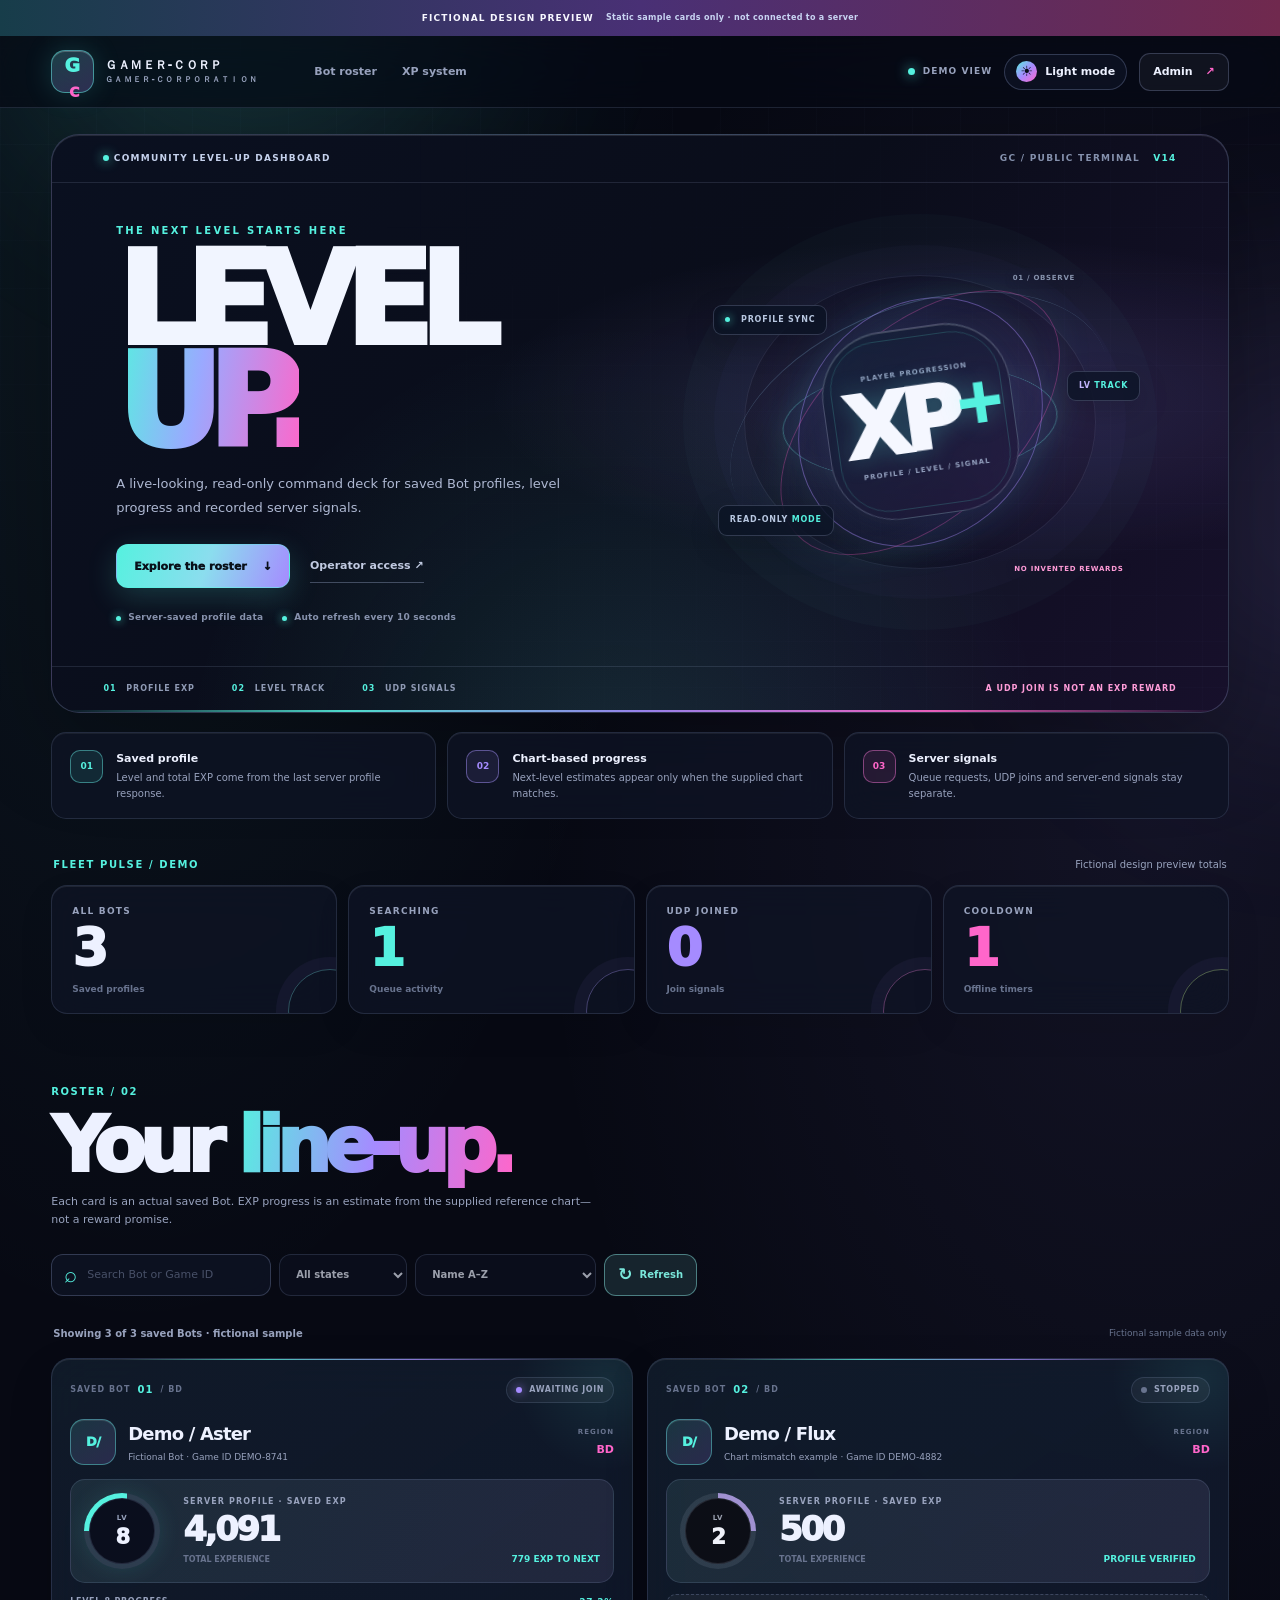
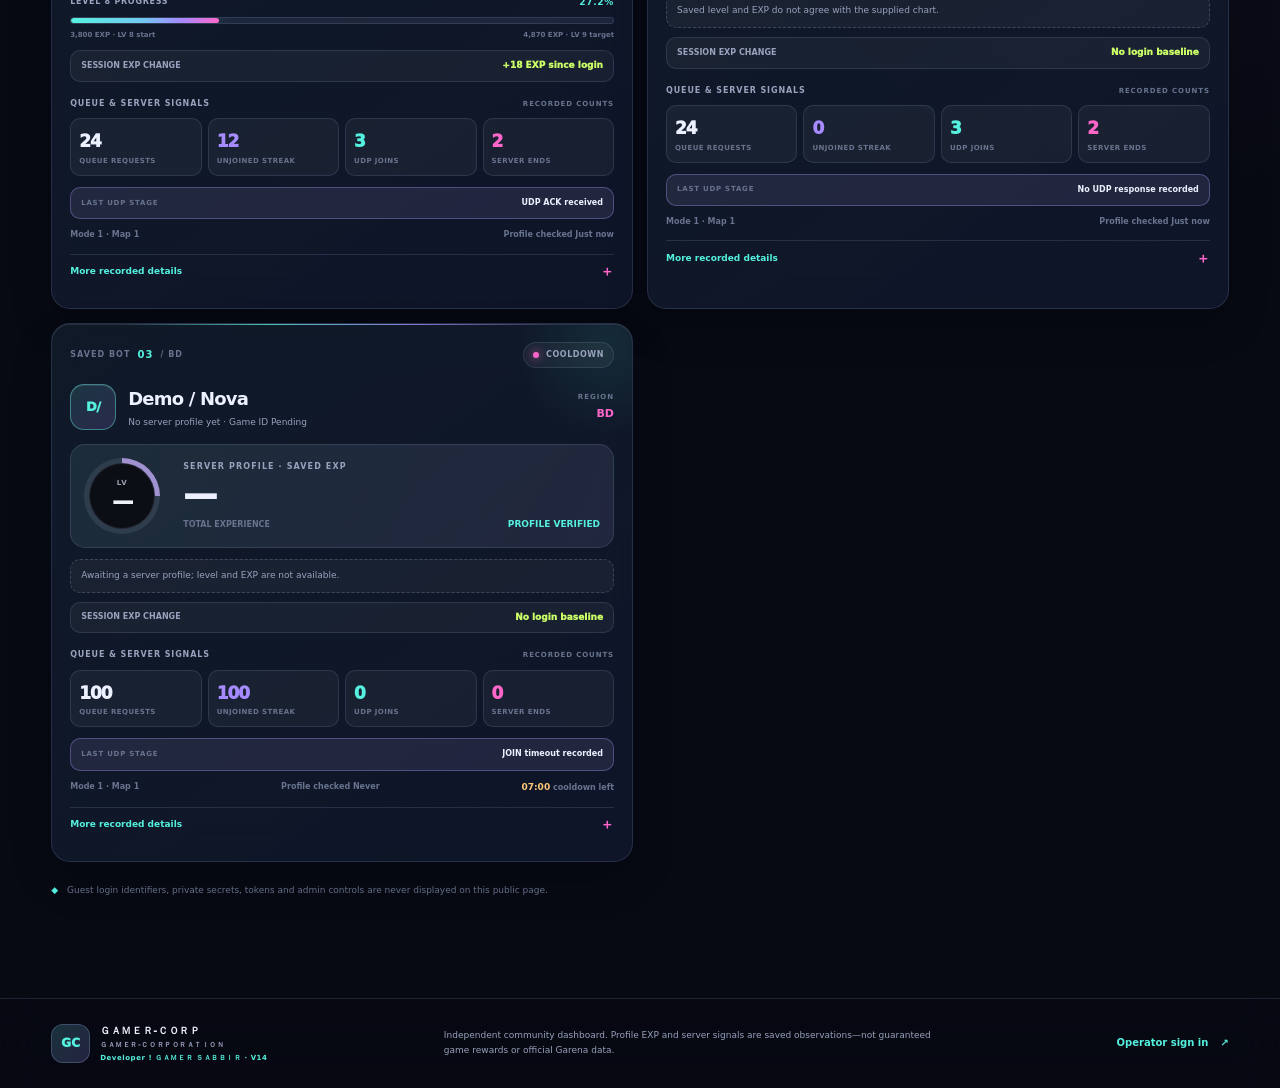
<file: USER_PAGE_LAYOUT_PREVIEW.html>
<!doctype html>
<html lang="en">
<head>
  <meta charset="utf-8">
  <meta name="viewport" content="width=device-width,initial-scale=1">
  <meta name="theme-color" content="#070913">
  <meta name="description" content="ＧＡＭＥＲ-ＣＯＲＰ read-only level and server telemetry dashboard.">
  <title>ＧＡＭＥＲ-ＣＯＲＰ / Level-Up Control Deck</title>
  <script>
/* Shared, accessible colour-mode control. Dark is the first-visit default. */
(() => {
  const key = 'gc-colour-mode';
  let stored = null;
  try { stored = localStorage.getItem(key); } catch (_) {}
  const apply = mode => {
    const current = mode === 'light' ? 'light' : 'dark';
    document.documentElement.dataset.theme = current;
    document.documentElement.style.colorScheme = current;
    document.querySelectorAll('[data-theme-toggle]').forEach(btn => {
      btn.setAttribute('aria-label', current === 'dark' ? 'Switch to light mode' : 'Switch to dark mode');
      btn.setAttribute('aria-pressed', current === 'light' ? 'true' : 'false');
      const label = btn.querySelector('[data-theme-label]');
      if (label) label.textContent = current === 'dark' ? 'Light mode' : 'Dark mode';
      const icon = btn.querySelector('[data-theme-icon]');
      if (icon) icon.textContent = current === 'dark' ? '☀' : '☾';
    });
  };
  apply(stored);
  document.addEventListener('DOMContentLoaded', () => apply(document.documentElement.dataset.theme));
  document.addEventListener('click', e => {
    const btn = e.target.closest('[data-theme-toggle]');
    if (!btn) return;
    const mode = document.documentElement.dataset.theme === 'dark' ? 'light' : 'dark';
    try { localStorage.setItem(key, mode); } catch (_) {}
    apply(mode);
  });
  window.addEventListener('storage', e => { if (e.key === key) apply(e.newValue); });
})();

</script>
<style>
/* Shared V14 colour tokens and theme control foundation. Dark is the first-visit default. */
:root,[data-theme="dark"]{
  color-scheme:dark;
  --gc-base:#070913;--gc-card:rgba(15,20,37,.76);--gc-card-alt:rgba(255,255,255,.045);
  --gc-glass:rgba(10,14,29,.78);--gc-bright:#edf1ff;--gc-dim:#98a2bd;--gc-edge:rgba(177,195,245,.14);
  --gc-cyan:#55f1df;--gc-violet:#a58bff;--gc-pink:#ff66ca;--gc-lime:#cbff67;
  --gc-shadow:0 24px 70px rgba(0,0,0,.28);
}
[data-theme="light"]{
  color-scheme:light;
  --gc-base:#edf1fa;--gc-card:rgba(255,255,255,.79);--gc-card-alt:rgba(45,55,100,.045);
  --gc-glass:rgba(248,250,255,.82);--gc-bright:#1b2038;--gc-dim:#56617f;--gc-edge:rgba(59,70,120,.14);
  --gc-cyan:#087e8d;--gc-violet:#6650cf;--gc-pink:#b63588;--gc-lime:#7a9824;
  --gc-shadow:0 18px 48px rgba(34,44,93,.1);
}
html{color-scheme:dark}
html[data-theme="light"]{color-scheme:light}

/* V14 — full Level-Up operations redesign: glass surfaces, RGB signal accents, responsive command layout. */
:root,[data-theme="dark"]{
  color-scheme:dark;
  --page:#070913;--page-2:#0a0e1d;--surface:rgba(15,20,37,.76);--surface-strong:rgba(16,22,42,.94);--surface-soft:rgba(255,255,255,.045);
  --text:#edf1ff;--muted:#98a2bd;--dim:#68738e;--line:rgba(177,195,245,.14);--line-strong:rgba(177,195,245,.23);
  --cyan:#55f1df;--violet:#a58bff;--pink:#ff66ca;--lime:#cbff67;--red:#ff788d;--amber:#ffc979;
  --gc-base:var(--page);--gc-card:var(--surface);--gc-card-alt:var(--surface-soft);--gc-bright:var(--text);--gc-dim:var(--muted);--gc-edge:var(--line);
  --gc-cyan:var(--cyan);--gc-violet:var(--violet);--gc-pink:var(--pink);--gc-lime:var(--lime);--gc-shadow:0 24px 70px rgba(0,0,0,.28);
  --sans:Inter,ui-sans-serif,system-ui,-apple-system,BlinkMacSystemFont,"Segoe UI",sans-serif;
  --r-sm:10px;--r-md:16px;--r-lg:24px;
}
[data-theme="light"]{
  color-scheme:light;
  --page:#edf1fa;--page-2:#f5f7fd;--surface:rgba(255,255,255,.79);--surface-strong:rgba(255,255,255,.95);--surface-soft:rgba(45,55,100,.045);
  --text:#1b2038;--muted:#56617f;--dim:#77819b;--line:rgba(59,70,120,.14);--line-strong:rgba(59,70,120,.24);
  --cyan:#087e8d;--violet:#6650cf;--pink:#b63588;--lime:#7a9824;--red:#b93753;--amber:#a26808;
  --gc-base:var(--page);--gc-card:var(--surface);--gc-card-alt:var(--surface-soft);--gc-bright:var(--text);--gc-dim:var(--muted);--gc-edge:var(--line);
  --gc-cyan:var(--cyan);--gc-violet:var(--violet);--gc-pink:var(--pink);--gc-lime:var(--lime);--gc-shadow:0 18px 48px rgba(34,44,93,.1);
}
*{box-sizing:border-box}
html{min-height:100%;scroll-behavior:smooth}
body{position:relative;margin:0;min-height:100vh;overflow-x:hidden;background:radial-gradient(ellipse at 11% 4%,color-mix(in srgb,var(--cyan) 7%,transparent),transparent 34%),radial-gradient(ellipse at 90% 30%,color-mix(in srgb,var(--violet) 8%,transparent),transparent 38%),var(--page);color:var(--text);font:14px/1.55 var(--sans);-webkit-font-smoothing:antialiased}
body:before{content:"";position:fixed;inset:0;z-index:0;pointer-events:none;background:linear-gradient(rgba(165,184,239,.032) 1px,transparent 1px),linear-gradient(90deg,rgba(165,184,239,.032) 1px,transparent 1px);background-size:48px 48px;mask-image:linear-gradient(180deg,rgba(0,0,0,.72),transparent 85%)}
button,input,select,textarea{font:inherit;color:inherit}
button{cursor:pointer}
button:disabled{opacity:.58;cursor:not-allowed}
a{color:inherit}
h1,h2,h3,p{margin:0}
.is-hidden{display:none!important}
.sr-only{position:absolute!important;width:1px;height:1px;padding:0;margin:-1px;overflow:hidden;clip:rect(0,0,0,0);white-space:nowrap;border:0}
::selection{background:var(--cyan);color:#08101b}
button:focus-visible,a:focus-visible,input:focus-visible,select:focus-visible,textarea:focus-visible,summary:focus-visible{outline:2px solid var(--cyan);outline-offset:3px}
.ambient{position:fixed;z-index:0;pointer-events:none;width:430px;height:430px;border-radius:50%;filter:blur(120px);opacity:.14}
.ambient-cyan{background:var(--cyan);top:-250px;left:3%}
.ambient-violet{background:var(--violet);right:-260px;top:300px;opacity:.13}
[data-theme="light"] .ambient{opacity:.08}

/* Shared components */
.eyebrow,.section-index{display:inline-flex;align-items:center;gap:9px;color:var(--cyan);font-size:10px;font-weight:900;letter-spacing:.16em;text-transform:uppercase}
.button{display:inline-flex;align-items:center;justify-content:center;gap:10px;min-height:43px;padding:10px 16px;border:1px solid transparent;border-radius:12px;font-size:12px;font-weight:850;white-space:nowrap;text-decoration:none;transition:transform .18s,border-color .18s,background .18s,box-shadow .18s}
.button:hover:not(:disabled){transform:translateY(-2px)}
.button-dark{background:linear-gradient(110deg,var(--cyan),#7ad4ed 42%,var(--violet));color:#07101a;box-shadow:0 8px 30px color-mix(in srgb,var(--cyan) 23%,transparent)}
.button-dark:hover:not(:disabled){box-shadow:0 10px 36px color-mix(in srgb,var(--violet) 34%,transparent);filter:saturate(1.1)}
.button-outline{background:var(--surface-soft);border-color:var(--line-strong);color:var(--text);backdrop-filter:blur(12px)}
.button-outline:hover:not(:disabled){border-color:var(--cyan);background:color-mix(in srgb,var(--cyan) 8%,var(--surface))}
.button-danger{background:color-mix(in srgb,var(--red) 12%,var(--surface));border:1px solid color-mix(in srgb,var(--red) 35%,var(--line));color:var(--red)}
.text-button{border:0;background:none;color:var(--cyan);font-size:12px;font-weight:850;padding:6px 0;text-decoration:none}
.text-button:hover{text-decoration:underline;text-underline-offset:4px}
.icon-button{width:38px;height:38px;display:grid;place-items:center;border:1px solid var(--line);border-radius:12px;background:var(--surface-soft);color:var(--text);font-size:16px}
.icon-button:hover{border-color:var(--cyan);color:var(--cyan)}
.theme-switch{display:inline-flex;align-items:center;gap:8px;min-height:36px;padding:6px 11px;border:1px solid var(--line-strong);border-radius:999px;background:var(--surface);color:var(--text);font-size:11px;font-weight:800;white-space:nowrap;backdrop-filter:blur(14px);transition:border .2s,transform .2s}
.theme-switch:hover{border-color:var(--cyan);transform:translateY(-1px)}
.theme-switch [data-theme-icon]{width:21px;height:21px;display:grid;place-items:center;border-radius:50%;background:linear-gradient(135deg,var(--cyan),var(--violet),var(--pink));color:#080d18;font-size:14px}
input,select,textarea{outline:none}

/* Public Level-Up page */
.public-header{position:sticky;top:0;z-index:20;min-height:72px;display:flex;align-items:center;gap:28px;padding:11px clamp(18px,4vw,64px);border-bottom:1px solid var(--line);background:color-mix(in srgb,var(--page) 70%,transparent);backdrop-filter:blur(24px) saturate(150%);-webkit-backdrop-filter:blur(24px) saturate(150%)}
.wordmark{display:flex;align-items:center;gap:11px;min-width:0;text-decoration:none}
.mark{width:43px;height:43px;display:grid;place-items:center;position:relative;border:1px solid color-mix(in srgb,var(--cyan) 45%,var(--line));border-radius:14px;background:linear-gradient(145deg,color-mix(in srgb,var(--cyan) 20%,var(--surface)),color-mix(in srgb,var(--violet) 22%,var(--surface)));box-shadow:inset 0 1px 0 rgba(255,255,255,.22),0 0 28px color-mix(in srgb,var(--cyan) 17%,transparent);font-size:19px;font-weight:950;letter-spacing:-.12em;padding-right:3px}
.mark span{color:var(--cyan)}.mark i{font-style:normal;color:var(--pink);font-size:14px;transform:translate(2px,2px)}
.wordmark-text{display:flex;flex-direction:column;gap:4px;font-size:12px;font-weight:900;letter-spacing:.04em;white-space:nowrap;line-height:1.05}
.wordmark-text small{color:var(--muted);font-size:8px;letter-spacing:.16em}
.public-nav{display:flex;align-items:center;gap:25px;margin-left:28px}
.public-nav a{color:var(--muted);font-size:11px;font-weight:800;text-decoration:none;transition:color .18s}
.public-nav a:hover{color:var(--cyan)}
.header-right{margin-left:auto;display:flex;align-items:center;gap:12px}
.connection-state{display:inline-flex;align-items:center;gap:8px;color:var(--muted);font-size:9px;font-weight:900;letter-spacing:.12em;white-space:nowrap}
.connection-state i,.signal-dot,.hero-trust-row i,.signal-tag i{width:7px;height:7px;display:inline-block;border-radius:50%;background:var(--amber);box-shadow:0 0 13px color-mix(in srgb,var(--amber) 65%,transparent)}
.connection-state.is-online i{background:var(--cyan);box-shadow:0 0 13px var(--cyan)}
.connection-state.is-error i{background:var(--red);box-shadow:0 0 13px var(--red)}
.admin-entry{min-height:38px;display:inline-flex;align-items:center;gap:13px;padding:0 13px;border:1px solid var(--line-strong);border-radius:11px;background:var(--surface-soft);font-size:11px;font-weight:900;text-decoration:none;white-space:nowrap;transition:border .18s,background .18s}
.admin-entry:hover{border-color:var(--pink);background:color-mix(in srgb,var(--pink) 8%,var(--surface))}
.admin-entry span{color:var(--pink)}
.site-frame{position:relative;z-index:1;max-width:1510px;margin:0 auto;padding:26px clamp(16px,4vw,64px) 80px}
.hero{min-height:490px;position:relative;overflow:hidden;border:1px solid var(--line-strong);border-radius:28px;background:radial-gradient(ellipse at 78% 46%,color-mix(in srgb,var(--violet) 17%,transparent),transparent 37%),radial-gradient(ellipse at 48% 112%,color-mix(in srgb,var(--cyan) 12%,transparent),transparent 50%),linear-gradient(130deg,#0a1020 0%,#0a0d1a 50%,#17102b 100%);box-shadow:0 32px 90px rgba(0,0,0,.25),inset 0 1px 0 rgba(255,255,255,.11);color:#f1f5ff}
[data-theme="light"] .hero{background:radial-gradient(ellipse at 78% 46%,rgba(102,80,207,.16),transparent 40%),radial-gradient(ellipse at 46% 112%,rgba(8,126,141,.14),transparent 50%),linear-gradient(130deg,#f4f7ff,#e9f2f7 54%,#f2eafc);color:#1b2038}
.hero:after{content:"";position:absolute;inset:auto 0 0;height:2px;background:linear-gradient(90deg,transparent,var(--cyan),var(--violet),var(--pink),transparent);opacity:.9}
.hero-grid{position:absolute;inset:0;opacity:.36;pointer-events:none;background:linear-gradient(rgba(172,192,247,.05) 1px,transparent 1px),linear-gradient(90deg,rgba(172,192,247,.05) 1px,transparent 1px);background-size:46px 46px;mask-image:linear-gradient(100deg,transparent 10%,#000 100%)}
.hero-topline,.hero-main,.hero-bottomline{position:relative;z-index:1}
.hero-topline{min-height:48px;display:flex;justify-content:space-between;align-items:center;gap:16px;padding:0 clamp(22px,4vw,54px);border-bottom:1px solid rgba(194,208,255,.12);color:#aab4cf;font-size:9px;font-weight:900;letter-spacing:.14em}
.hero-kicker{color:#c5d1ec}.hero-kicker .signal-dot{width:6px;height:6px;background:var(--cyan);box-shadow:0 0 12px var(--cyan)}
.hero-ref{color:#8591ad}.hero-ref b{margin-left:9px;color:var(--cyan);font:800 9px/1 var(--sans)}
.hero-main{min-height:380px;display:grid;grid-template-columns:minmax(0,1.05fr) minmax(340px,.95fr);align-items:center;gap:22px;padding:22px clamp(24px,5vw,72px) 27px}
.hero-copy{padding:18px 0 14px}
.hero-eyebrow{color:var(--cyan);font-size:10px;font-weight:900;letter-spacing:.23em}
.hero h1{margin:11px 0 18px;font-size:clamp(72px,10vw,142px);line-height:.8;font-weight:950;letter-spacing:-.105em}
.hero h1 em{font-style:normal;color:transparent;background:linear-gradient(100deg,var(--cyan),#9aa9ff 44%,var(--pink));background-clip:text;-webkit-background-clip:text}
.hero-description{max-width:475px;color:#aeb8d2;font-size:13px;line-height:1.8}
[data-theme="light"] .hero-description,[data-theme="light"] .hero-topline{color:#596681}
.hero-actions{display:flex;align-items:center;gap:20px;flex-wrap:wrap;margin-top:25px}
.jump-link{min-height:44px;display:inline-flex;align-items:center;gap:16px;padding:0 17px;border:1px solid color-mix(in srgb,var(--cyan) 46%,transparent);border-radius:12px;background:linear-gradient(110deg,var(--cyan),#8bddee 52%,var(--violet));color:#091019;font-size:11px;font-weight:950;text-decoration:none;box-shadow:0 9px 30px color-mix(in srgb,var(--cyan) 19%,transparent);transition:transform .18s,filter .18s}
.jump-link:hover{transform:translateY(-2px);filter:brightness(1.08)}
.hero-secondary{font-size:11px;font-weight:850;color:#c1cae1;text-decoration:none;border-bottom:1px solid rgba(190,205,245,.3);padding:8px 0}
.hero-secondary:hover{color:var(--cyan);border-color:var(--cyan)}
.hero-trust-row{display:flex;gap:19px;flex-wrap:wrap;margin-top:23px;color:#8792ad;font-size:9px;font-weight:800;letter-spacing:.025em}
.hero-trust-row span{display:inline-flex;align-items:center;gap:7px}.hero-trust-row i{width:5px;height:5px;background:var(--cyan);box-shadow:0 0 9px var(--cyan)}
.hero-visual{position:relative;width:min(440px,100%);aspect-ratio:1.2;margin:0 auto;display:grid;place-items:center;isolation:isolate}
.hero-visual:before{content:"";position:absolute;inset:10%;border:1px solid rgba(186,202,255,.1);border-radius:50%;box-shadow:0 0 0 30px rgba(144,124,255,.025),0 0 0 61px rgba(92,232,228,.018)}
.visual-orbit{position:absolute;inset:18%;border:1px solid rgba(111,237,229,.37);border-radius:50%;box-shadow:0 0 40px rgba(78,222,218,.07),inset 0 0 28px rgba(115,121,255,.05)}
.orbit-a{transform:rotateX(62deg) rotateZ(-24deg);animation:orbit-float 17s linear infinite}
.orbit-b{inset:14% 24%;transform:rotate(41deg);border-color:rgba(171,140,255,.43);animation:orbit-float 23s linear infinite reverse}
.orbit-c{inset:24% 12%;transform:rotate(-42deg);border-color:rgba(255,96,199,.30);animation:orbit-float 29s linear infinite}
.visual-scanline{position:absolute;inset:18% 5%;border-radius:50%;border-top:1px solid rgba(159,216,255,.22);transform:rotate(-21deg)}
.visual-core{width:43%;aspect-ratio:1;display:flex;align-items:center;justify-content:center;flex-direction:column;gap:5px;border:1px solid rgba(206,229,255,.25);border-radius:34%;background:linear-gradient(145deg,rgba(17,34,57,.76),rgba(37,24,65,.6));box-shadow:inset 0 1px 0 rgba(255,255,255,.18),0 0 68px rgba(89,153,255,.16);backdrop-filter:blur(18px);transform:rotate(-8deg)}
.visual-core:before{content:"";position:absolute;inset:8px;border:1px solid rgba(92,241,222,.18);border-radius:28%}
.visual-core>*{position:relative}
.core-overline{color:#91a1bf;font-size:7px;font-weight:900;letter-spacing:.15em}
.visual-core strong{font-size:clamp(45px,7vw,86px);line-height:.9;font-weight:950;letter-spacing:-.1em;color:#f5f7ff;text-shadow:0 0 24px rgba(85,241,223,.26)}
.visual-core strong span{color:var(--cyan);font-size:.7em;vertical-align:top}
.visual-core small{color:#95a2c0;font-size:7px;font-weight:900;letter-spacing:.16em}
.visual-chip,.visual-axis{position:absolute;z-index:2;border:1px solid rgba(192,209,247,.2);border-radius:9px;background:rgba(11,18,35,.72);box-shadow:0 10px 30px rgba(0,0,0,.17);backdrop-filter:blur(16px);color:#b8c7e0;font-size:8px;font-weight:900;letter-spacing:.1em;white-space:nowrap}
.visual-chip{padding:8px 11px}.visual-chip b{color:var(--cyan)}.visual-chip i{display:inline-block;width:5px;height:5px;margin-right:7px;border-radius:50%;background:var(--cyan);box-shadow:0 0 9px var(--cyan)}
.chip-one{top:18%;left:3%}.chip-two{right:0;top:36%;color:#c4b6ff}.chip-three{bottom:19%;left:4%}
.visual-axis{padding:5px 8px;border:0;background:transparent;box-shadow:none;color:#8793ad;font-size:7px}.axis-top{top:8%;right:13%}.axis-bottom{bottom:7%;right:2%;color:#ff9bd7}
.hero-bottomline{min-height:46px;display:flex;align-items:center;gap:clamp(14px,3vw,37px);padding:0 clamp(22px,4vw,54px);border-top:1px solid rgba(194,208,255,.12);color:#8f9ab4;font-size:8px;font-weight:900;letter-spacing:.12em}
.hero-bottomline b{margin-right:6px;color:var(--cyan)}.hero-bottom-note{margin-left:auto;color:#ff9cd9}
@keyframes orbit-float{to{transform:rotate(336deg)}}
.intel-strip{display:grid;grid-template-columns:repeat(3,1fr);gap:11px;padding:19px 0 4px}
.intel-strip article{display:flex;gap:13px;align-items:flex-start;padding:17px 18px;border:1px solid var(--line);border-radius:15px;background:var(--surface);box-shadow:inset 0 1px 0 rgba(255,255,255,.06);backdrop-filter:blur(16px)}
.intel-icon{flex:0 0 33px;height:33px;display:grid;place-items:center;border:1px solid color-mix(in srgb,var(--cyan) 38%,var(--line));border-radius:10px;background:color-mix(in srgb,var(--cyan) 10%,transparent);color:var(--cyan);font:900 9px/1 var(--sans)}
.intel-strip article:nth-child(2) .intel-icon{border-color:color-mix(in srgb,var(--violet) 38%,var(--line));background:color-mix(in srgb,var(--violet) 10%,transparent);color:var(--violet)}
.intel-strip article:nth-child(3) .intel-icon{border-color:color-mix(in srgb,var(--pink) 38%,var(--line));background:color-mix(in srgb,var(--pink) 10%,transparent);color:var(--pink)}
.intel-strip strong{display:block;font-size:11px;font-weight:900}.intel-strip p{margin-top:3px;color:var(--muted);font-size:10px;line-height:1.55}
.status-section{padding-top:34px}
.section-caption{display:flex;justify-content:space-between;align-items:center;gap:12px;padding:0 2px 12px;color:var(--muted);font-size:10px}
.section-caption>span:last-child{font-size:10px}
.public-metrics{display:grid;grid-template-columns:repeat(4,minmax(0,1fr));gap:11px}
.metric{min-width:0;position:relative;overflow:hidden;padding:19px 20px 16px;border:1px solid var(--line);border-radius:16px;background:var(--surface);box-shadow:inset 0 1px 0 rgba(255,255,255,.08),0 14px 36px rgba(0,0,0,.08);backdrop-filter:blur(18px)}
.metric:after{content:"";position:absolute;width:82px;height:82px;right:-36px;bottom:-40px;border:1px solid color-mix(in srgb,var(--cyan) 20%,var(--line));border-radius:50%;box-shadow:0 0 0 12px color-mix(in srgb,var(--violet) 5%,transparent)}
.metric:nth-child(2):after{border-color:color-mix(in srgb,var(--violet) 24%,var(--line))}.metric:nth-child(3):after{border-color:color-mix(in srgb,var(--pink) 25%,var(--line))}.metric:nth-child(4):after{border-color:color-mix(in srgb,var(--lime) 24%,var(--line))}
.metric>span{display:block;color:var(--muted);font-size:9px;font-weight:900;letter-spacing:.14em}
.metric strong{display:block;margin-top:5px;font-size:clamp(34px,4vw,53px);line-height:1;font-weight:950;letter-spacing:-.08em;color:var(--text)}
.metric small{display:block;margin-top:8px;color:var(--dim);font-size:9px;font-weight:750}
.metric:nth-child(2) strong{color:var(--cyan)}.metric:nth-child(3) strong{color:var(--violet)}.metric:nth-child(4) strong{color:var(--pink)}
.fleet-section{padding:66px 0 20px;scroll-margin-top:92px}
.fleet-heading{display:flex;justify-content:space-between;align-items:flex-end;gap:24px;flex-wrap:wrap}
.fleet-title-block{max-width:570px}
.fleet-heading h2{margin:7px 0 9px;font-size:clamp(43px,6vw,77px);font-weight:950;line-height:.98;letter-spacing:-.09em}
.fleet-heading h2 em{color:transparent;font-style:normal;background:linear-gradient(100deg,var(--cyan),var(--violet),var(--pink));background-clip:text;-webkit-background-clip:text}
.fleet-heading p{max-width:540px;color:var(--muted);font-size:11px;line-height:1.7}
.roster-controls{display:flex;align-items:center;justify-content:flex-end;gap:8px;flex-wrap:wrap}
.search{height:42px;min-width:220px;display:flex;align-items:center;gap:8px;padding:0 12px;border:1px solid var(--line-strong);border-radius:12px;background:var(--surface);backdrop-filter:blur(16px)}
.search>span{color:var(--cyan);font-size:22px;line-height:1}.search input{width:100%;min-width:0;border:0;background:transparent;color:var(--text);font-size:11px}.search input::placeholder{color:var(--dim)}
.select-wrap select,.directory-toolbar select,.bulk-toolbar select,.log-filters select,.inline-fields select{height:42px;max-width:190px;padding:0 31px 0 12px;border:1px solid var(--line-strong);border-radius:12px;background-color:var(--surface);color:var(--text);font-size:10px;font-weight:800;backdrop-filter:blur(16px)}
.select-wrap select:focus,.directory-toolbar select:focus,.bulk-toolbar select:focus,.log-filters select:focus{border-color:var(--cyan)}
.refresh-button{height:42px;display:inline-flex;align-items:center;gap:7px;padding:0 13px;border:1px solid color-mix(in srgb,var(--cyan) 40%,var(--line));border-radius:12px;background:color-mix(in srgb,var(--cyan) 9%,var(--surface));color:var(--cyan);font-size:10px;font-weight:900;white-space:nowrap}
.refresh-button:hover{background:color-mix(in srgb,var(--cyan) 15%,var(--surface))}.refresh-button span{font-size:17px;line-height:1}
.roster-meta{min-height:48px;display:flex;align-items:center;justify-content:space-between;gap:15px;margin-top:14px;padding:0 2px}
.bot-results{color:var(--muted);font-size:10px;font-weight:800}.last-updated{color:var(--dim);font-size:9px}
.fleet-grid{display:grid;grid-template-columns:repeat(2,minmax(0,1fr));gap:14px}
.empty{grid-column:1/-1;min-height:190px;display:flex;align-items:center;justify-content:center;flex-direction:column;gap:8px;padding:30px;border:1px dashed var(--line-strong);border-radius:20px;background:var(--surface);color:var(--muted);text-align:center}
.empty strong{color:var(--text);font-size:14px}.empty span:last-child{font-size:11px}.empty-orbit{color:var(--cyan);font-size:28px;text-shadow:0 0 24px var(--cyan)}
.bot-card{--card-accent:var(--cyan);min-width:0;position:relative;overflow:hidden;display:flex;flex-direction:column;padding:18px;border:1px solid var(--line);border-radius:19px;background:linear-gradient(145deg,color-mix(in srgb,var(--card-accent) 4%,var(--surface)),var(--surface-strong));box-shadow:inset 0 1px 0 rgba(255,255,255,.09),0 18px 45px rgba(0,0,0,.13);backdrop-filter:blur(22px) saturate(135%);transition:transform .2s,border-color .2s,box-shadow .2s}
.bot-card:before{content:"";position:absolute;top:0;left:12%;right:12%;height:1px;background:linear-gradient(90deg,transparent,var(--card-accent),var(--violet),transparent);opacity:.76}
.bot-card:after{content:"";position:absolute;top:-75px;right:-70px;width:190px;height:190px;border-radius:50%;background:radial-gradient(circle,color-mix(in srgb,var(--card-accent) 9%,transparent),transparent 68%);pointer-events:none}
.bot-card:hover{transform:translateY(-3px);border-color:color-mix(in srgb,var(--card-accent) 48%,var(--line));box-shadow:inset 0 1px 0 rgba(255,255,255,.12),0 25px 60px rgba(0,0,0,.22)}
.card-head{position:relative;z-index:1;display:flex;align-items:center;justify-content:space-between;gap:10px}
.bot-id{display:inline-flex;align-items:center;gap:7px;color:var(--dim);font-size:8px;font-weight:900;letter-spacing:.13em}.bot-id strong{color:var(--cyan);font-size:10px}
.state-badge,.bot-status{max-width:100%;display:inline-flex;align-items:center;gap:7px;padding:6px 9px;border:1px solid var(--line);border-radius:999px;background:var(--surface-soft);color:var(--muted);font-size:8px;font-weight:900;letter-spacing:.07em;white-space:nowrap}
.state-badge i,.bot-status i{width:6px;height:6px;flex:none;border-radius:50%;background:var(--cyan);box-shadow:0 0 10px var(--cyan)}
.bot-status[data-status="cooldown"] i,.state-badge[data-status="cooldown"] i{background:var(--pink);box-shadow:0 0 10px var(--pink)}
.bot-status[data-status="error"] i,.state-badge[data-status="error"] i{background:var(--red);box-shadow:0 0 10px var(--red)}
.bot-status[data-status="in_match"] i,.state-badge[data-status="in_match"] i{background:var(--lime);box-shadow:0 0 10px var(--lime)}
.bot-status[data-status="inactive"] i,.state-badge[data-status="inactive"] i{background:var(--dim);box-shadow:none}
.bot-status[data-status="searching_match"] i,.state-badge[data-status="searching_match"] i{background:var(--violet);box-shadow:0 0 10px var(--violet)}
.bot-player{position:relative;z-index:1;display:flex;align-items:center;gap:12px;margin:16px 0 14px}
.bot-avatar{flex:0 0 46px;height:46px;display:grid;place-items:center;border:1px solid color-mix(in srgb,var(--cyan) 35%,var(--line));border-radius:14px;background:linear-gradient(145deg,color-mix(in srgb,var(--cyan) 15%,var(--surface)),color-mix(in srgb,var(--violet) 18%,var(--surface)));color:var(--cyan);font-size:13px;font-weight:950;letter-spacing:-.05em;box-shadow:inset 0 1px 0 rgba(255,255,255,.1)}
.bot-identity{min-width:0;flex:1}.bot-identity h3{overflow:hidden;text-overflow:ellipsis;white-space:nowrap;font-size:18px;font-weight:900;letter-spacing:-.045em}.bot-identity p{overflow:hidden;text-overflow:ellipsis;white-space:nowrap;margin-top:3px;color:var(--muted);font-size:9px}
.bot-region{min-width:58px;text-align:right}.bot-region span{display:block;color:var(--dim);font-size:7px;font-weight:900;letter-spacing:.14em}.bot-region strong{display:block;margin-top:3px;color:var(--pink);font-size:11px;font-weight:900}
.xp-stage{position:relative;z-index:1;display:grid;grid-template-columns:84px minmax(0,1fr);align-items:center;gap:15px;padding:13px;border:1px solid var(--line);border-radius:15px;background:linear-gradient(110deg,color-mix(in srgb,var(--cyan) 5%,var(--surface-soft)),color-mix(in srgb,var(--violet) 6%,var(--surface-soft)))}
.level-orb{--progress:0%;width:76px;height:76px;display:grid;place-items:center;position:relative;border-radius:50%;background:conic-gradient(from -90deg,var(--cyan) 0 var(--progress),rgba(143,159,194,.15) var(--progress) 100%);box-shadow:0 0 23px color-mix(in srgb,var(--cyan) 12%,transparent)}
.level-orb:before{content:"";position:absolute;inset:5px;border:1px solid var(--line);border-radius:50%;background:var(--page-2)}
.level-orb>span{position:relative;display:flex;align-items:center;flex-direction:column;line-height:1}
.level-orb small{color:var(--muted);font-size:7px;font-weight:900;letter-spacing:.13em}.level-orb b{margin-top:5px;font-size:21px;font-weight:950;letter-spacing:-.06em;color:var(--text)}
.level-orb.is-unavailable{background:conic-gradient(var(--violet) 0 25%,rgba(143,159,194,.15) 25% 100%);box-shadow:none;filter:saturate(.55)}
.profile-data{min-width:0}.xp-label{display:block;color:var(--muted);font-size:8px;font-weight:900;letter-spacing:.14em}.exp-total{display:block;overflow:hidden;margin-top:3px;color:var(--text);font-size:clamp(24px,3vw,34px);font-weight:950;letter-spacing:-.07em;line-height:1.08;text-overflow:ellipsis;white-space:nowrap}.exp-subline{display:flex;align-items:baseline;justify-content:space-between;gap:10px;margin-top:5px}.exp-subline small{color:var(--dim);font-size:8px;font-weight:800}.exp-subline strong{color:var(--cyan);font-size:9px;font-weight:900;text-align:right}
.level-track-wrap{position:relative;z-index:1;margin-top:13px}.level-track-head{display:flex;justify-content:space-between;gap:10px;margin-bottom:7px;color:var(--muted);font-size:8px;font-weight:900;letter-spacing:.09em}.level-track-head b{color:var(--cyan);font-size:9px}
.level-track{height:7px;overflow:hidden;border:1px solid var(--line);border-radius:999px;background:rgba(133,148,185,.12)}.level-track>span{display:block;height:100%;border-radius:inherit;background:linear-gradient(90deg,var(--cyan),#72c9f3 48%,var(--violet),var(--pink));box-shadow:0 0 13px color-mix(in srgb,var(--cyan) 42%,transparent);transition:width .6s ease}
.level-markers{display:flex;justify-content:space-between;gap:8px;margin-top:6px;color:var(--dim);font-size:7px;font-weight:750}.level-markers span{min-width:0}.level-markers span:last-child{text-align:right}
.level-unavailable{position:relative;z-index:1;margin-top:11px;padding:9px 10px;border:1px dashed var(--line-strong);border-radius:10px;background:var(--surface-soft);color:var(--muted);font-size:9px;line-height:1.5}
.bot-stats-title{display:flex;align-items:center;justify-content:space-between;gap:10px;margin:16px 0 8px;color:var(--muted);font-size:8px;font-weight:900;letter-spacing:.11em}.bot-stats-title b{color:var(--dim);font-size:7px}
.telemetry-grid{position:relative;z-index:1;display:grid;grid-template-columns:repeat(4,minmax(0,1fr));gap:6px}
.telemetry-cell{min-width:0;padding:9px 8px;border:1px solid var(--line);border-radius:10px;background:var(--surface-soft)}
.telemetry-cell strong{display:block;overflow:hidden;color:var(--text);font-size:17px;font-weight:950;letter-spacing:-.06em;text-overflow:ellipsis;white-space:nowrap}
.telemetry-cell small{display:block;margin-top:2px;color:var(--dim);font-size:7px;font-weight:850;letter-spacing:.06em;line-height:1.3}
.telemetry-cell:nth-child(2) strong{color:var(--violet)}.telemetry-cell:nth-child(3) strong{color:var(--cyan)}.telemetry-cell:nth-child(4) strong{color:var(--pink)}
.session-row{position:relative;z-index:1;display:flex;justify-content:space-between;align-items:center;gap:12px;margin-top:9px;padding:8px 10px;border:1px solid var(--line);border-radius:10px;background:var(--surface-soft);color:var(--muted);font-size:8px;font-weight:800}
.session-row strong{color:var(--lime);font-size:9px;font-weight:950}
.phase-strip{position:relative;z-index:1;display:flex;align-items:center;justify-content:space-between;gap:10px;margin-top:11px;padding:9px 10px;border:1px solid color-mix(in srgb,var(--violet) 24%,var(--line));border-radius:10px;background:color-mix(in srgb,var(--violet) 6%,var(--surface-soft))}
.phase-strip span{color:var(--dim);font-size:7px;font-weight:900;letter-spacing:.11em}.phase-strip strong{overflow:hidden;color:var(--text);font-size:8px;font-weight:850;text-align:right;text-overflow:ellipsis;white-space:nowrap}
.bot-foot{position:relative;z-index:1;display:flex;align-items:center;justify-content:space-between;gap:8px;flex-wrap:wrap;margin-top:10px;color:var(--dim);font-size:8px;font-weight:750}
.bot-foot b{color:var(--amber);font-size:9px;font-weight:900}
.card-details{position:relative;z-index:1;margin-top:12px;border-top:1px solid var(--line)}
.card-details summary{display:flex;align-items:center;justify-content:space-between;gap:10px;min-height:35px;color:var(--cyan);font-size:9px;font-weight:850;cursor:pointer;list-style:none}
.card-details summary::-webkit-details-marker{display:none}.card-details summary:after{content:"＋";color:var(--pink);font-size:14px}.card-details[open] summary:after{content:"−"}
.detail-pairs{display:grid;grid-template-columns:repeat(2,minmax(0,1fr));gap:6px;padding-bottom:4px}
.detail-pairs>div{min-width:0;padding:8px 9px;border:1px solid var(--line);border-radius:9px;background:var(--surface-soft)}
.detail-pairs dt{color:var(--dim);font-size:7px;font-weight:850;letter-spacing:.06em}.detail-pairs dd{overflow:hidden;margin:3px 0 0;color:var(--text);font-size:9px;font-weight:800;text-overflow:ellipsis;white-space:nowrap}
.privacy-note{display:flex;align-items:center;gap:9px;margin-top:22px;color:var(--dim);font-size:9px;line-height:1.55}.privacy-note span{color:var(--cyan)}
.public-footer{position:relative;z-index:1;display:flex;justify-content:space-between;align-items:center;gap:25px;padding:24px clamp(18px,4vw,64px);border-top:1px solid var(--line);background:color-mix(in srgb,var(--page) 76%,transparent);backdrop-filter:blur(20px)}
.footer-brand{display:flex;align-items:center;gap:10px;min-width:230px}.footer-mark{width:39px;height:39px;display:grid;place-items:center;border:1px solid var(--line-strong);border-radius:12px;background:linear-gradient(135deg,color-mix(in srgb,var(--cyan) 15%,var(--surface)),color-mix(in srgb,var(--violet) 15%,var(--surface)));color:var(--cyan);font-size:12px;font-weight:950}
.footer-brand div{display:flex;flex-direction:column;gap:2px}.footer-brand strong{font-size:10px;letter-spacing:.06em}.footer-brand small{color:var(--muted);font-size:7px;font-weight:800;letter-spacing:.08em}.footer-brand small:last-child{color:var(--cyan)}
.public-footer>p{max-width:510px;color:var(--muted);font-size:9px;line-height:1.65}.public-footer>a{display:inline-flex;gap:12px;align-items:center;color:var(--cyan);font-size:10px;font-weight:900;text-decoration:none;white-space:nowrap}.public-footer>a:hover{color:var(--pink)}

/* Private operator workspace */
.no-script-warning{padding:13px 18px;background:var(--red);color:#fff;font-weight:850;text-align:center}
.login-screen{position:relative;z-index:1;min-height:100vh;display:grid;grid-template-columns:minmax(390px,.95fr) minmax(450px,1.05fr);background:var(--page)}
.login-art{min-height:100vh;position:relative;overflow:hidden;display:flex;flex-direction:column;padding:clamp(24px,4vw,56px);border-right:1px solid var(--line);background:radial-gradient(ellipse at 54% 45%,rgba(97,85,206,.23),transparent 40%),radial-gradient(ellipse at 10% 90%,rgba(56,221,212,.12),transparent 43%),linear-gradient(140deg,#0b1325,#090b18 55%,#1a0d2c);color:#e9eeff}
.login-art:before{content:"";position:absolute;inset:0;background:linear-gradient(rgba(184,202,255,.045) 1px,transparent 1px),linear-gradient(90deg,rgba(184,202,255,.045) 1px,transparent 1px);background-size:42px 42px;mask-image:linear-gradient(160deg,#000,transparent 82%);pointer-events:none}
.login-art-top,.login-art-bottom{position:relative;z-index:1;display:flex;align-items:center;justify-content:space-between;gap:16px;color:#a8b4d1;font-size:8px;font-weight:900;letter-spacing:.13em}
.brand-mark-large{font-size:19px;font-weight:950;letter-spacing:-.1em;color:var(--cyan)}.brand-mark-large span{color:var(--pink)}
.login-art-center{position:relative;flex:1;display:grid;place-items:center;min-height:330px;isolation:isolate}
.login-orbit{position:absolute;width:min(68%,410px);aspect-ratio:1;border:1px solid rgba(116,234,227,.25);border-radius:50%;box-shadow:0 0 0 34px rgba(121,108,255,.035),0 0 0 35px rgba(142,151,240,.13),inset 0 0 55px rgba(86,156,234,.08)}
.login-orbit-one{transform:rotateX(62deg) rotateZ(-23deg);animation:orbit-float 23s linear infinite}.login-orbit-two{width:min(80%,480px);border-color:rgba(171,126,255,.24);transform:rotateX(58deg) rotateZ(47deg);animation:orbit-float 31s linear infinite reverse}.login-orbit-three{width:min(51%,310px);border-color:rgba(255,102,202,.24);transform:rotate(33deg)}
.login-art-core{position:relative;z-index:1;width:185px;height:185px;display:flex;align-items:center;justify-content:center;flex-direction:column;border:1px solid rgba(202,222,255,.27);border-radius:39px;background:linear-gradient(145deg,rgba(28,44,78,.63),rgba(44,25,69,.62));box-shadow:inset 0 1px 0 rgba(255,255,255,.18),0 0 80px rgba(106,113,255,.22);backdrop-filter:blur(17px);transform:rotate(-7deg)}
.login-art-core:before{content:"";position:absolute;inset:10px;border:1px solid rgba(91,241,222,.2);border-radius:30px}.login-art-core>*{position:relative}.login-art-core small,.login-art-core em{color:#a8b5d2;font-size:8px;font-style:normal;font-weight:900;letter-spacing:.17em}.login-art-core strong{font-size:76px;line-height:1;font-weight:950;letter-spacing:-.12em}.login-art-core strong span{color:var(--cyan)}.login-art-core em{color:var(--pink);margin-top:8px}
.orbit-label{position:absolute;padding:7px 10px;border:1px solid rgba(194,213,255,.19);border-radius:8px;background:rgba(8,16,33,.67);color:#bec9e2;font-size:8px;font-weight:900;letter-spacing:.1em;backdrop-filter:blur(14px)}.orbit-label-a{top:20%;left:7%}.orbit-label-b{right:5%;top:39%;color:#c6adff}.orbit-label-c{left:14%;bottom:19%;color:#91f0dc}
.login-art-bottom{align-items:flex-end;padding-top:18px;border-top:1px solid rgba(191,207,243,.15)}.login-art-bottom strong{color:#e5ebfa}.login-art-bottom span{color:#8693af;font-size:7px;text-align:right}
.login-content{min-width:0;min-height:100vh;display:flex;flex-direction:column;justify-content:space-between;padding:27px clamp(24px,5vw,72px);background:radial-gradient(ellipse at 93% 10%,color-mix(in srgb,var(--violet) 8%,transparent),transparent 35%),var(--page-2)}
.login-top{display:flex;justify-content:space-between;align-items:center;gap:12px}.quiet-link{color:var(--muted);font-size:11px;font-weight:800;text-decoration:none}.quiet-link:hover{color:var(--cyan)}
.login-box{width:min(100%,475px);margin:auto;padding:clamp(22px,3vw,38px);border:1px solid var(--line-strong);border-radius:24px;background:var(--surface);box-shadow:var(--gc-shadow),inset 0 1px 0 rgba(255,255,255,.09);backdrop-filter:blur(22px) saturate(130%)}
.login-label-row{display:flex;align-items:center;justify-content:space-between;gap:12px}.build-tag{padding:4px 7px;border:1px solid var(--line);border-radius:7px;color:var(--cyan);font:850 8px/1 var(--sans)}
.login-brand-full{margin-top:20px;color:var(--muted);font-size:8px;font-weight:900;letter-spacing:.11em}.login-brand-full span{color:var(--dim)}
.login-box h1{margin:10px 0 10px;font-size:clamp(46px,6vw,73px);font-weight:950;line-height:.92;letter-spacing:-.09em}.login-box h1 em{font-style:normal;color:transparent;background:linear-gradient(95deg,var(--cyan),var(--violet),var(--pink));background-clip:text;-webkit-background-clip:text}
.login-box>p{margin-bottom:23px;color:var(--muted);font-size:11px;line-height:1.7}.form-stack{display:grid;gap:13px}.form-stack label{display:grid;gap:6px;color:var(--muted);font-size:9px;font-weight:850;letter-spacing:.025em}.form-stack input,.form-stack select,.form-stack textarea{width:100%;min-height:42px;padding:10px 12px;border:1px solid var(--line-strong);border-radius:11px;background:rgba(5,10,23,.45);color:var(--text);font-size:11px;outline:none;transition:border .18s,box-shadow .18s}.form-stack textarea{min-height:112px;resize:vertical}.form-stack input::placeholder,.form-stack textarea::placeholder{color:var(--dim)}.form-stack input:focus,.form-stack select:focus,.form-stack textarea:focus{border-color:var(--cyan);box-shadow:0 0 0 3px color-mix(in srgb,var(--cyan) 12%,transparent)}.login-box .button{width:100%;margin-top:3px;justify-content:space-between}.inline-error{min-height:3px;color:var(--red);font-size:10px;font-weight:800}.login-status{margin-top:-7px;color:var(--muted);font-size:9px}.login-status.is-error{color:var(--red)}
.login-security{display:flex;gap:10px;align-items:flex-start;padding:11px;border:1px solid var(--line);border-radius:11px;background:var(--surface-soft)}.security-icon{color:var(--cyan);font-size:11px}.login-security p{color:var(--muted);font-size:8px;line-height:1.55}.admin-help{padding:10px;border:1px solid var(--line);border-radius:10px;background:var(--surface-soft);color:var(--muted);font-size:8px;line-height:1.6}.admin-help summary{color:var(--cyan);font-weight:850;cursor:pointer}.admin-help p{margin-top:7px}.admin-help code{color:var(--pink);font:800 8px var(--sans);overflow-wrap:anywhere}
.login-bottom{display:flex;justify-content:space-between;gap:14px;padding-top:16px;border-top:1px solid var(--line);color:var(--dim);font-size:7px;font-weight:900;letter-spacing:.11em}
.shell{position:relative;z-index:1;min-height:100vh;display:grid;grid-template-columns:252px minmax(0,1fr)}
.rail{position:sticky;top:0;height:100vh;min-height:640px;display:flex;flex-direction:column;gap:0;padding:22px 15px 16px;border-right:1px solid var(--line);background:color-mix(in srgb,var(--page-2) 79%,transparent);backdrop-filter:blur(25px) saturate(135%);z-index:15}
.rail-brand{display:flex;align-items:center;gap:10px;padding:2px 7px;text-decoration:none}.rail-logo{width:42px;height:42px;display:grid;place-items:center;position:relative;border:1px solid color-mix(in srgb,var(--cyan) 38%,var(--line));border-radius:14px;background:linear-gradient(135deg,color-mix(in srgb,var(--cyan) 14%,var(--surface)),color-mix(in srgb,var(--violet) 18%,var(--surface)));color:var(--cyan);font-size:14px;font-weight:950;letter-spacing:-.1em;box-shadow:inset 0 1px 0 rgba(255,255,255,.1)}.rail-logo span{color:var(--pink);font-size:11px;transform:translate(1px,2px)}
.brand-caption{display:flex;flex-direction:column;gap:4px;color:var(--text);font-size:9px;font-weight:950;letter-spacing:.06em}.brand-caption small{color:var(--muted);font-size:7px;letter-spacing:.14em}
.rail-status{display:flex;align-items:center;gap:9px;margin:24px 3px 0;padding:12px;border:1px solid var(--line);border-radius:13px;background:var(--surface-soft)}
.rail-status>span:nth-child(2){display:flex;flex-direction:column;gap:3px}.rail-status b{font-size:8px;letter-spacing:.12em}.rail-status small{color:var(--muted);font-size:7px;font-weight:800;letter-spacing:.08em}.rail-pulse{width:7px;height:7px;flex:none;border-radius:50%;background:var(--cyan);box-shadow:0 0 12px var(--cyan);animation:pulse 2.2s ease-in-out infinite}.rail-version{margin-left:auto;color:var(--dim);font:850 7px var(--sans)}
@keyframes pulse{50%{opacity:.46;box-shadow:0 0 4px var(--cyan)}}
.rail-index{margin:25px 9px 8px;color:var(--dim);font-size:7px;font-weight:900;letter-spacing:.16em}
.rail-nav{display:grid;gap:5px}.rail-link{width:100%;min-height:43px;display:flex;align-items:center;gap:10px;padding:0 11px;border:1px solid transparent;border-radius:12px;background:transparent;color:var(--muted);font-size:10px;font-weight:850;text-align:left;transition:background .18s,border .18s,transform .18s}
.rail-link:hover{transform:translateX(2px);background:var(--surface-soft);color:var(--text)}.rail-link.is-active{border-color:color-mix(in srgb,var(--cyan) 22%,var(--line));background:linear-gradient(105deg,color-mix(in srgb,var(--cyan) 11%,var(--surface)),color-mix(in srgb,var(--violet) 10%,var(--surface)));color:var(--text);box-shadow:inset 3px 0 0 var(--cyan),0 8px 24px rgba(0,0,0,.08)}
.nav-symbol{width:19px;height:19px;display:grid;place-items:center;border-radius:6px;background:var(--surface-soft);color:var(--cyan);font-size:12px}.rail-link.is-active .nav-symbol{background:color-mix(in srgb,var(--cyan) 13%,transparent)}.rail-link>b{margin-left:auto;color:var(--dim);font-size:7px;font-weight:900}.rail-link.is-active>b{color:var(--cyan)}
.rail-bottom{display:grid;gap:12px;margin-top:auto}.rail-tip{display:flex;gap:9px;padding:11px;border:1px solid var(--line);border-radius:12px;background:linear-gradient(135deg,color-mix(in srgb,var(--violet) 7%,var(--surface)),var(--surface-soft))}.rail-tip-icon{color:var(--pink);font-size:13px}.rail-tip strong{font-size:8px}.rail-tip p{margin-top:4px;color:var(--muted);font-size:7px;line-height:1.55}.rail-public,.rail-logout{min-height:37px;display:flex;align-items:center;justify-content:space-between;gap:8px;padding:0 10px;border:1px solid var(--line);border-radius:10px;background:var(--surface-soft);color:var(--muted);font-size:9px;font-weight:850;text-decoration:none}.rail-public:hover{border-color:var(--cyan);color:var(--cyan)}.rail-logout{width:100%;justify-content:flex-start;color:var(--red);cursor:pointer}.rail-logout:hover{border-color:color-mix(in srgb,var(--red) 45%,var(--line));background:color-mix(in srgb,var(--red) 7%,var(--surface))}.logout-icon{margin-right:4px;transform:rotate(45deg)}
.workspace{min-width:0;min-height:100vh;background:transparent}.workspace-top{position:sticky;top:0;z-index:12;min-height:64px;display:flex;align-items:center;justify-content:space-between;gap:15px;padding:9px clamp(18px,3.2vw,50px);border-bottom:1px solid var(--line);background:color-mix(in srgb,var(--page) 68%,transparent);backdrop-filter:blur(24px) saturate(140%)}
.breadcrumb{overflow:hidden;color:var(--muted);font-size:8px;font-weight:900;letter-spacing:.13em;text-overflow:ellipsis;white-space:nowrap}.breadcrumb span{color:var(--cyan)}.breadcrumb i{padding:0 6px;color:var(--dim);font-style:normal}.breadcrumb strong{color:var(--text)}
.top-actions{display:flex;align-items:center;gap:11px;white-space:nowrap}.sync-indicator{color:var(--muted);font-size:8px;font-weight:900;letter-spacing:.06em}.sync-indicator.is-error{color:var(--red)}.sync-indicator:first-letter{color:var(--cyan)}.top-rule{height:22px;border-left:1px solid var(--line)}.top-public{color:var(--muted);font-size:9px;font-weight:850;text-decoration:none}.top-public:hover{color:var(--cyan)}.user-chip{display:inline-flex;align-items:center;gap:7px;padding:4px 8px 4px 4px;border:1px solid var(--line);border-radius:999px;background:var(--surface-soft);color:var(--text);font-size:8px;font-weight:900;letter-spacing:.06em}.user-avatar{width:25px;height:25px;display:grid;place-items:center;border-radius:50%;background:linear-gradient(135deg,var(--cyan),var(--violet));color:#080d18;font-size:7px;font-weight:950}
.view-pane{max-width:1700px;margin:0 auto;padding:33px clamp(18px,3.2vw,50px) 70px}.page-heading{display:flex;align-items:flex-end;justify-content:space-between;gap:22px;margin:0 0 25px;padding-bottom:22px;border-bottom:1px solid var(--line);position:relative}.page-heading:after{content:"";position:absolute;left:0;bottom:-1px;width:105px;height:2px;background:linear-gradient(90deg,var(--cyan),var(--violet),var(--pink))}.page-heading h1{margin:8px 0 6px;font-size:clamp(42px,5.2vw,76px);font-weight:950;line-height:.96;letter-spacing:-.09em}.page-heading h1 em{font-style:normal;color:transparent;background:linear-gradient(100deg,var(--cyan),var(--violet),var(--pink));background-clip:text;-webkit-background-clip:text}.page-heading p{max-width:610px;color:var(--muted);font-size:10px;line-height:1.65}.heading-action{display:flex;gap:8px;flex-wrap:wrap;justify-content:flex-end;padding-bottom:3px}
.ops-banner{min-height:245px;position:relative;overflow:hidden;display:grid;grid-template-columns:minmax(0,1fr) minmax(220px,.72fr);align-items:center;gap:20px;margin-bottom:23px;padding:24px 28px 47px;border:1px solid var(--line-strong);border-radius:21px;background:radial-gradient(ellipse at 74% 42%,rgba(111,99,230,.19),transparent 38%),radial-gradient(ellipse at 12% 100%,rgba(69,235,216,.1),transparent 45%),linear-gradient(125deg,#0d162b,#11132a 58%,#1b1231);color:#eff3ff;box-shadow:0 24px 68px rgba(0,0,0,.18),inset 0 1px 0 rgba(255,255,255,.09)}
[data-theme="light"] .ops-banner{background:radial-gradient(ellipse at 74% 42%,rgba(102,80,207,.15),transparent 39%),linear-gradient(125deg,#e0eefa,#e7e9f8 58%,#f0e5f3);color:#1b2038}
.ops-banner:before{content:"";position:absolute;inset:0;opacity:.32;pointer-events:none;background:linear-gradient(rgba(188,205,250,.06) 1px,transparent 1px),linear-gradient(90deg,rgba(188,205,250,.06) 1px,transparent 1px);background-size:36px 36px;mask-image:linear-gradient(90deg,transparent,#000)}
.ops-banner-copy,.ops-banner-art,.ops-banner-foot{position:relative;z-index:1}.ops-banner-copy .eyebrow{color:var(--cyan)}.signal-dot{background:var(--cyan);box-shadow:0 0 12px var(--cyan)}.ops-banner h2{margin:13px 0 8px;font-size:clamp(36px,4vw,55px);font-weight:950;line-height:.9;letter-spacing:-.09em}.ops-banner h2 em{font-style:normal;color:transparent;background:linear-gradient(100deg,var(--cyan),var(--violet),var(--pink));background-clip:text;-webkit-background-clip:text}.ops-banner-copy p{max-width:445px;color:#aeb9d3;font-size:9px;line-height:1.7}.ops-banner-copy .text-button{margin-top:12px}.ops-banner-art{width:min(260px,100%);aspect-ratio:1;margin:auto;display:grid;place-items:center;isolation:isolate}.ops-ring{position:absolute;width:72%;aspect-ratio:1;border:1px solid rgba(95,236,222,.3);border-radius:50%;box-shadow:0 0 0 17px rgba(113,110,240,.03),0 0 0 18px rgba(163,151,255,.12)}.ring-one{transform:rotateX(62deg) rotateZ(-23deg);animation:orbit-float 22s linear infinite}.ring-two{width:88%;border-color:rgba(173,127,255,.3);transform:rotateX(58deg) rotateZ(43deg)}.ring-three{width:54%;border-color:rgba(255,102,202,.29)}.ops-art-core{position:relative;z-index:1;width:104px;height:104px;display:flex;align-items:center;justify-content:center;flex-direction:column;gap:2px;border:1px solid rgba(189,217,255,.23);border-radius:28px;background:rgba(15,25,49,.76);box-shadow:inset 0 1px 0 rgba(255,255,255,.13),0 0 36px rgba(103,141,255,.18);backdrop-filter:blur(15px);transform:rotate(-7deg)}.ops-art-core span{color:var(--cyan);font-size:22px;font-weight:950;letter-spacing:-.12em}.ops-art-core b{font-size:8px;letter-spacing:.18em}.ops-art-core small{color:#96a2be;font-size:6px;font-weight:800;letter-spacing:.1em}.ops-tag{position:absolute;padding:6px 8px;border:1px solid rgba(186,205,245,.2);border-radius:7px;background:rgba(9,17,36,.7);color:#afbdd8;font-size:7px;font-weight:900;letter-spacing:.09em;backdrop-filter:blur(12px)}.ops-tag-one{top:12%;left:-4%}.ops-tag-two{right:-8%;bottom:19%;color:#d2aaff}.ops-banner-foot{position:absolute;left:28px;right:28px;bottom:0;min-height:34px;display:flex;align-items:center;gap:clamp(12px,3vw,27px);border-top:1px solid rgba(188,205,250,.13);color:#8995b2;font-size:7px;font-weight:900;letter-spacing:.13em}
.section-label-row{display:flex;align-items:center;justify-content:space-between;gap:14px;margin:0 1px 10px;color:var(--muted);font-size:9px}.section-label-row .section-index{font-size:8px}
.stat-strip{display:grid;grid-template-columns:repeat(4,minmax(0,1fr));gap:10px;margin-bottom:25px}
.stat-unit{position:relative;min-width:0;overflow:hidden;padding:16px 17px 14px;border:1px solid var(--line);border-radius:15px;background:var(--surface);box-shadow:inset 0 1px 0 rgba(255,255,255,.07),0 14px 38px rgba(0,0,0,.08);backdrop-filter:blur(18px)}
.stat-unit:after{content:"";position:absolute;right:-23px;bottom:-33px;width:77px;height:77px;border:1px solid color-mix(in srgb,var(--cyan) 22%,var(--line));border-radius:50%;box-shadow:0 0 0 11px rgba(146,126,255,.025)}
.stat-unit:nth-child(2):after{border-color:color-mix(in srgb,var(--violet) 28%,var(--line))}.stat-unit:nth-child(3):after{border-color:color-mix(in srgb,var(--pink) 27%,var(--line))}.stat-unit:nth-child(4):after{border-color:color-mix(in srgb,var(--lime) 26%,var(--line))}
.stat-unit>span{color:var(--muted);font-size:8px;font-weight:900;letter-spacing:.13em}.stat-unit .big-number{margin:5px 0 2px;font-size:clamp(34px,4vw,53px);font-weight:950;line-height:1;letter-spacing:-.08em}.stat-unit small{color:var(--dim);font-size:8px;font-weight:750}.stat-unit:nth-child(2) .big-number{color:var(--cyan)}.stat-unit:nth-child(3) .big-number{color:var(--violet)}.stat-unit:nth-child(4) .big-number{color:var(--pink)}
.overview-layout{display:grid;grid-template-columns:minmax(0,1.2fr) minmax(280px,.8fr);gap:13px}
.overview-left,.overview-right{min-width:0;border:1px solid var(--line);border-radius:17px;background:var(--surface);box-shadow:inset 0 1px 0 rgba(255,255,255,.06),var(--gc-shadow);backdrop-filter:blur(18px)}.overview-left{padding:17px 19px}.overview-right{padding:17px 19px;background:linear-gradient(145deg,color-mix(in srgb,var(--violet) 7%,var(--surface)),color-mix(in srgb,var(--cyan) 4%,var(--surface)))}
.section-line{display:flex;align-items:flex-end;justify-content:space-between;gap:14px;padding-bottom:11px;border-bottom:1px solid var(--line)}.section-line h2{margin-top:4px;font-size:20px;font-weight:900;letter-spacing:-.055em}.section-line .eyebrow{font-size:7px}.signal-tag{display:inline-flex;align-items:center;gap:6px;color:var(--cyan);font-size:7px;font-weight:900;letter-spacing:.1em}.signal-tag i{width:5px;height:5px;background:var(--cyan);box-shadow:0 0 8px var(--cyan)}
.snapshot-row{display:grid;grid-template-columns:minmax(110px,1fr) minmax(100px,.8fr) 90px;align-items:center;gap:9px;padding:11px 3px;border-bottom:1px solid var(--line);cursor:pointer;transition:background .15s}.snapshot-row:last-child{border-bottom:0}.snapshot-row:hover{background:var(--surface-soft)}.snapshot-identity{min-width:0}.snapshot-identity strong,.snapshot-identity small{display:block;overflow:hidden;text-overflow:ellipsis;white-space:nowrap}.snapshot-identity strong{font-size:10px;font-weight:900}.snapshot-identity small{margin-top:3px;color:var(--muted);font-size:8px}.snapshot-row>b{text-align:right;font-size:10px;font-weight:900}.snapshot-row>b span{color:var(--dim);font-size:7px}
.state-pill{max-width:100%;display:inline-flex;align-items:center;gap:6px;padding:5px 7px;border:1px solid var(--line);border-radius:999px;background:var(--surface-soft);color:var(--muted);font-size:7px;font-weight:900;white-space:nowrap}.state-pill i{width:5px;height:5px;border-radius:50%;background:var(--cyan)}.state-pill[data-state="cooldown"] i{background:var(--pink)}.state-pill[data-state="in_match"] i{background:var(--lime)}.state-pill[data-state="error"] i{background:var(--red)}.state-pill[data-state="searching_match"] i{background:var(--violet)}.state-pill[data-state="inactive"] i{background:var(--dim)}
.observation-row{padding:11px 1px;border-bottom:1px solid var(--line)}.observation-row:last-child{border-bottom:0}.observation-row-head{display:flex;align-items:center;justify-content:space-between;gap:10px}.observation-row strong{font-size:9px}.observation-row small{display:block;max-width:250px;overflow:hidden;margin-top:3px;color:var(--muted);font-size:7px;text-overflow:ellipsis;white-space:nowrap}.observation-row b{color:var(--cyan);font-size:8px;white-space:nowrap}.observation-meter{height:4px;overflow:hidden;margin-top:9px;border-radius:999px;background:rgba(124,143,188,.16)}.observation-meter>span{display:block;height:100%;border-radius:inherit;background:linear-gradient(90deg,var(--cyan),var(--violet),var(--pink))}.observation-note{display:flex;gap:7px;margin-top:11px;color:var(--muted);font-size:7px;line-height:1.55}.observation-note span{color:var(--amber)}
.empty-state{margin-top:12px;padding:17px 12px;border:1px dashed var(--line-strong);border-radius:12px;background:var(--surface-soft);color:var(--muted);font-size:9px;text-align:center}
.recent-heading{margin-top:27px}.recent-list{margin-top:10px;padding:2px 14px;border:1px solid var(--line);border-radius:15px;background:var(--surface);box-shadow:inset 0 1px 0 rgba(255,255,255,.05);backdrop-filter:blur(18px)}.recent-item{display:grid;grid-template-columns:78px minmax(100px,.55fr) minmax(0,2fr);align-items:center;gap:11px;padding:10px 2px;border-bottom:1px solid var(--line);font-size:8px}.recent-item:last-child{border-bottom:0}.recent-item>span{color:var(--dim)}.recent-item>b{overflow:hidden;color:var(--text);text-overflow:ellipsis;white-space:nowrap}.recent-item>p{min-width:0;overflow:hidden;color:var(--muted);text-overflow:ellipsis;white-space:nowrap}
.admin-credit{display:flex;align-items:center;gap:8px;padding:0 clamp(18px,3.2vw,50px) 23px;color:var(--muted);font-size:7px;font-weight:850;letter-spacing:.08em}.admin-credit>span:first-child{color:var(--cyan)}.admin-credit i{color:var(--pink);font-style:normal}.footer-build{margin-left:auto;color:var(--dim);font-size:7px}

/* Bot directory, bulk controls and live activity */
.directory-toolbar,.log-filters{display:flex;align-items:center;gap:8px;flex-wrap:wrap;margin-bottom:10px;padding:11px;border:1px solid var(--line);border-radius:14px;background:var(--surface);backdrop-filter:blur(18px)}
.search-field{height:40px;min-width:250px;flex:1;display:flex;align-items:center;gap:8px;padding:0 11px;border:1px solid var(--line);border-radius:10px;background:var(--surface-soft)}.search-field>span{color:var(--cyan);font-size:21px}.search-field input{min-width:0;width:100%;border:0;background:transparent;color:var(--text);font-size:10px}.search-field input::placeholder{color:var(--dim)}
.directory-toolbar .filter-select select,.log-filters .filter-select select{height:40px;max-width:210px;border-radius:10px}.filter-select{display:inline-flex;min-width:0}
.bulk-toolbar{display:flex;align-items:center;justify-content:space-between;gap:10px;flex-wrap:wrap;margin:10px 0;padding:11px 13px;border:1px solid var(--line);border-radius:14px;background:var(--surface-soft)}.select-all{display:flex;align-items:center;gap:8px;color:var(--muted);font-size:8px;font-weight:850}.select-all input,.account-name input{accent-color:var(--cyan)}.select-all strong{padding:4px 7px;border:1px solid var(--line);border-radius:999px;color:var(--cyan);font-size:7px}.bulk-actions{display:flex;align-items:center;justify-content:flex-end;gap:12px;flex-wrap:wrap}.bulk-actions .text-button{font-size:8px}.bulk-toolbar select{height:31px;max-width:150px;border-radius:9px;font-size:8px}.export-action{color:var(--pink)}
.directory-head{display:grid;grid-template-columns:minmax(170px,1.2fr) minmax(130px,.85fr) minmax(145px,1fr) minmax(120px,.8fr) minmax(170px,1fr);gap:12px;padding:9px 13px;color:var(--dim);font-size:7px;font-weight:900;letter-spacing:.14em}
.account-list{display:grid;gap:8px}
.account-row{min-width:0;display:grid;grid-template-columns:minmax(170px,1.2fr) minmax(130px,.85fr) minmax(145px,1fr) minmax(120px,.8fr) minmax(170px,1fr);align-items:center;gap:12px;padding:13px;border:1px solid var(--line);border-radius:15px;background:var(--surface);box-shadow:inset 0 1px 0 rgba(255,255,255,.055);backdrop-filter:blur(16px);transition:border .17s,transform .17s,background .17s}.account-row:hover{transform:translateY(-1px);border-color:color-mix(in srgb,var(--cyan) 33%,var(--line));background:color-mix(in srgb,var(--cyan) 2%,var(--surface))}
.account-name{min-width:0;display:flex;align-items:center;gap:9px}.account-name input{flex:none}.account-name>div{min-width:0}.account-name strong,.account-name small{display:block;overflow:hidden;text-overflow:ellipsis;white-space:nowrap}.account-name strong{font-size:9px;font-weight:900}.account-name small{margin-top:3px;color:var(--muted);font-size:7px}
.account-cell{min-width:0}.account-cell>b{display:block;color:var(--text);font-size:9px;font-weight:900}.account-cell>small{display:block;overflow:hidden;margin-top:4px;color:var(--muted);font-size:7px;text-overflow:ellipsis;white-space:nowrap}.mini-meter{height:4px;overflow:hidden;margin-top:7px;border-radius:999px;background:rgba(130,147,186,.17)}.mini-meter span{display:block;height:100%;border-radius:inherit;background:linear-gradient(90deg,var(--cyan),var(--violet),var(--pink))}
.row-actions{display:flex;align-items:center;gap:5px;flex-wrap:wrap}.row-actions button{min-height:28px;padding:5px 7px;border:1px solid var(--line);border-radius:8px;background:var(--surface-soft);color:var(--muted);font-size:7px;font-weight:850}.row-actions button:hover{border-color:var(--cyan);color:var(--cyan)}.row-actions button.primary{border-color:transparent;background:linear-gradient(110deg,var(--cyan),var(--violet));color:#07101b}
.directory-footer,.log-footer{display:flex;justify-content:space-between;align-items:center;gap:12px;margin-top:12px;color:var(--muted);font-size:8px}.directory-footer b{color:var(--cyan)}
.log-intro{display:flex;align-items:center;gap:12px;margin-bottom:14px;padding:14px 16px;border:1px solid var(--line);border-radius:14px;background:linear-gradient(105deg,color-mix(in srgb,var(--violet) 7%,var(--surface)),var(--surface));backdrop-filter:blur(16px)}.log-intro-icon{width:35px;height:35px;display:grid;place-items:center;border:1px solid color-mix(in srgb,var(--violet) 35%,var(--line));border-radius:11px;color:var(--violet);font-size:20px}.log-intro strong{font-size:9px}.log-intro p{margin-top:3px;color:var(--muted);font-size:8px}
.log-filters{margin-bottom:12px}.log-filters .filter-wide{flex:1}.log-filters .filter-wide select{width:100%;max-width:none}.log-heading{display:grid;grid-template-columns:170px minmax(180px,.9fr) minmax(0,2fr);gap:13px;padding:9px 13px;color:var(--dim);font-size:7px;font-weight:900;letter-spacing:.14em}.activity-list{display:grid;gap:7px}.activity-row{display:grid;grid-template-columns:170px minmax(180px,.9fr) minmax(0,2fr);align-items:center;gap:13px;padding:12px 13px;border:1px solid var(--line);border-radius:13px;background:var(--surface);backdrop-filter:blur(14px)}.activity-row[data-level="error"]{border-left:2px solid var(--red)}.activity-row[data-level="warning"]{border-left:2px solid var(--amber)}.activity-row time{color:var(--muted);font-size:8px}.activity-row strong{display:block;overflow:hidden;color:var(--text);font-size:8px;text-overflow:ellipsis;white-space:nowrap}.activity-row small{display:block;margin-top:3px;color:var(--violet);font-size:7px}.activity-row p{color:var(--muted);font-size:8px;line-height:1.55;overflow-wrap:anywhere}

/* Settings, modal and detail surfaces */
.settings-grid{display:grid;grid-template-columns:repeat(2,minmax(0,1fr));gap:12px}.setting-block{position:relative;min-width:0;padding:20px;border:1px solid var(--line);border-radius:17px;background:var(--surface);box-shadow:inset 0 1px 0 rgba(255,255,255,.07),var(--gc-shadow);backdrop-filter:blur(18px)}.setting-icon{width:35px;height:35px;display:grid;place-items:center;margin-bottom:16px;border:1px solid color-mix(in srgb,var(--cyan) 32%,var(--line));border-radius:11px;background:color-mix(in srgb,var(--cyan) 8%,var(--surface));color:var(--cyan);font-size:17px}.setting-block:nth-child(2) .setting-icon{color:var(--violet);border-color:color-mix(in srgb,var(--violet) 34%,var(--line))}.setting-block:nth-child(3) .setting-icon{color:var(--pink);border-color:color-mix(in srgb,var(--pink) 34%,var(--line))}.setting-block:nth-child(4) .setting-icon{color:var(--lime);border-color:color-mix(in srgb,var(--lime) 34%,var(--line))}.setting-block .eyebrow{font-size:7px}.setting-block h2{margin:6px 0 5px;font-size:19px;font-weight:900;letter-spacing:-.05em}.setting-block p{max-width:510px;color:var(--muted);font-size:9px;line-height:1.65}.setting-block .form-stack{margin-top:14px}.setting-block .button{min-height:38px}.inline-fields,.setting-actions{display:flex;align-items:center;gap:8px;flex-wrap:wrap;margin-top:14px}.inline-fields select{min-width:105px}.setting-actions{margin-top:16px}.setting-result{min-height:38px;margin-top:13px;padding:9px;border:1px solid var(--line);border-radius:10px;background:var(--surface-soft);color:var(--muted);font-size:8px;line-height:1.6;overflow-wrap:anywhere}.setting-footnote{margin-top:18px;padding-top:9px;border-top:1px solid var(--line);color:var(--dim);font-size:7px;font-weight:900;letter-spacing:.1em}
.scrim{position:fixed;inset:0;z-index:29;background:rgba(3,5,13,.62);backdrop-filter:blur(7px)}.detail-drawer{position:fixed;z-index:30;top:0;right:0;bottom:0;width:min(560px,100vw);overflow:auto;padding:20px;border-left:1px solid var(--line-strong);background:var(--surface-strong);box-shadow:-18px 0 80px rgba(0,0,0,.3);backdrop-filter:blur(24px)}.drawer-head{display:flex;align-items:center;justify-content:space-between;gap:12px;padding-bottom:15px;border-bottom:1px solid var(--line)}.drawer-head p{margin-top:4px;color:var(--muted);font-size:8px}.detail-drawer h2{margin:20px 0 3px;font-size:37px;font-weight:950;line-height:1;letter-spacing:-.08em}.detail-meta{margin-bottom:11px;color:var(--muted);font-size:9px}.detail-callout{margin:14px 0;padding:11px 12px;border:1px solid var(--line);border-left:2px solid var(--cyan);border-radius:10px;background:var(--surface-soft);color:var(--muted);font-size:9px;line-height:1.6}.detail-grid{display:grid;grid-template-columns:repeat(2,minmax(0,1fr));gap:7px}.detail-grid div{min-width:0;padding:9px;border:1px solid var(--line);border-radius:10px;background:var(--surface-soft)}.detail-grid span{display:block;color:var(--dim);font-size:7px;font-weight:850}.detail-grid b{display:block;overflow:hidden;margin-top:4px;color:var(--text);font-size:9px;text-overflow:ellipsis;white-space:nowrap}.detail-action{display:flex;gap:7px;flex-wrap:wrap;margin-top:14px}.detail-action .button{min-height:34px;padding:8px 10px;font-size:8px}
.modal{position:fixed;z-index:31;top:50%;left:50%;width:min(560px,calc(100vw - 28px));max-height:min(84vh,850px);overflow:auto;transform:translate(-50%,-50%);padding:20px;border:1px solid var(--line-strong);border-radius:20px;background:var(--surface-strong);box-shadow:0 28px 100px rgba(0,0,0,.42);backdrop-filter:blur(25px)}.modal-head{display:flex;align-items:flex-start;justify-content:space-between;gap:15px;margin-bottom:16px;padding-bottom:13px;border-bottom:1px solid var(--line)}.modal-head h2{margin-top:5px;font-size:25px;font-weight:950;letter-spacing:-.06em}.modal-head .eyebrow{font-size:7px}.modal .form-stack{gap:12px}.modal .form-stack label{font-size:8px}.modal .form-stack input,.modal .form-stack select,.modal .form-stack textarea{font-size:10px}.modal-grid{display:grid;grid-template-columns:1fr 1fr;gap:10px}.modal-grid>span{display:block}.modal-note{margin:3px 0 14px;color:var(--muted);font-size:9px;line-height:1.65}.chart-table{width:100%;border-collapse:collapse;color:var(--text);font-size:9px}.chart-table th,.chart-table td{padding:8px;border-bottom:1px solid var(--line);text-align:left}.chart-table th{color:var(--cyan);font-size:8px;letter-spacing:.08em}.toast{position:fixed;z-index:50;right:20px;bottom:20px;max-width:min(420px,calc(100vw - 30px));padding:13px 16px;border:1px solid color-mix(in srgb,var(--cyan) 35%,var(--line));border-radius:13px;background:linear-gradient(115deg,#103c49,#332751);color:#f4f7ff;font-size:10px;font-weight:800;box-shadow:0 16px 50px rgba(0,0,0,.3);backdrop-filter:blur(18px)}.toast.is-error{border-color:color-mix(in srgb,var(--red) 45%,var(--line));background:linear-gradient(115deg,#582633,#2f1732)}

/* Responsive command layouts */
@media(max-width:1120px){
  .public-nav{margin-left:8px;gap:15px}.hero-main{grid-template-columns:minmax(0,1fr) minmax(300px,.82fr);padding-inline:28px}.hero-visual{width:min(360px,100%)}
  .shell{grid-template-columns:220px minmax(0,1fr)}.rail{padding-inline:12px}.view-pane{padding-inline:25px}.directory-head,.account-row{grid-template-columns:minmax(145px,1.15fr) minmax(118px,.85fr) minmax(125px,1fr) minmax(100px,.75fr) minmax(146px,1fr);gap:8px}.account-row{padding:10px}.row-actions{gap:3px}
}
@media(max-width:920px){
  .public-nav{display:none}.hero{min-height:0}.hero-main{grid-template-columns:minmax(0,1fr) minmax(255px,.8fr);min-height:340px;padding:20px 25px}.hero h1{font-size:clamp(70px,11vw,116px)}.hero-visual{width:290px}.visual-core{width:48%}.intel-strip{gap:8px}.intel-strip article{padding:13px}
  .shell{display:block}.rail{position:sticky;top:0;width:100%;height:auto;min-height:0;display:grid;grid-template-columns:auto minmax(0,1fr) auto;align-items:center;gap:12px;padding:9px 17px;border-right:0;border-bottom:1px solid var(--line)}.rail-brand{padding:0}.rail-logo{width:36px;height:36px;border-radius:11px}.brand-caption{font-size:8px}.brand-caption small{font-size:6px}.rail-status,.rail-index,.rail-bottom{display:none}.rail-nav{display:flex;justify-content:center;gap:4px;overflow-x:auto}.rail-link{width:auto;min-width:max-content;min-height:36px;padding:0 10px;font-size:8px}.rail-link>b{display:none}.nav-symbol{width:16px;height:16px;font-size:10px}.workspace-top{min-height:54px}.view-pane{padding-top:27px}.directory-head{display:none}.account-list{grid-template-columns:repeat(2,minmax(0,1fr))}.account-row{display:grid;grid-template-columns:1fr 1fr;gap:11px;padding:13px}.account-name{grid-column:1/-1}.row-actions{grid-column:1/-1;justify-content:flex-start}.activity-row,.log-heading{grid-template-columns:130px minmax(130px,.8fr) minmax(0,1.5fr)}
}
@media(max-width:680px){
  .public-header{min-height:62px;padding:8px 12px;gap:8px}.mark{width:36px;height:36px;border-radius:12px}.wordmark{gap:8px}.wordmark-text{font-size:9px}.wordmark-text small{font-size:6px;letter-spacing:.1em}.header-right{gap:6px}.connection-state{display:none}.theme-switch{min-height:33px;padding:5px 7px}.theme-switch [data-theme-label]{display:none}.theme-switch [data-theme-icon]{width:20px;height:20px}.admin-entry{min-height:33px;padding:0 9px;font-size:9px;gap:7px}
  .site-frame{padding:13px 11px 55px}.hero{border-radius:20px}.hero-topline{min-height:38px;padding:0 14px;font-size:7px;letter-spacing:.08em}.hero-ref{font-size:7px}.hero-main{grid-template-columns:1fr;gap:0;padding:12px 19px 9px}.hero-copy{padding:20px 0 0}.hero-eyebrow{font-size:8px;letter-spacing:.18em}.hero h1{margin:12px 0;font-size:clamp(72px,20vw,110px)}.hero-description{max-width:390px;font-size:10px}.hero-actions{gap:13px;margin-top:16px}.jump-link{min-height:39px;padding:0 12px;font-size:9px}.hero-secondary{font-size:9px}.hero-trust-row{gap:10px;margin-top:14px;font-size:7px}.hero-visual{width:min(300px,91%);aspect-ratio:1.13;margin:0 auto -6px}.visual-core{width:44%}.visual-core strong{font-size:67px}.visual-chip{padding:6px 8px;font-size:6px}.visual-axis{font-size:6px}.hero-bottomline{min-height:37px;gap:9px;padding:0 13px;font-size:6px;letter-spacing:.07em;flex-wrap:wrap}.hero-bottomline b{margin-right:3px}.hero-bottom-note{display:none}
  .intel-strip{grid-template-columns:1fr;gap:7px;padding-top:10px}.intel-strip article{align-items:center;padding:10px 12px;border-radius:12px}.intel-icon{flex-basis:27px;height:27px;border-radius:8px;font-size:7px}.intel-strip strong{font-size:9px}.intel-strip p{font-size:8px}.status-section{padding-top:26px}.section-caption{font-size:8px}.public-metrics{grid-template-columns:repeat(2,minmax(0,1fr));gap:7px}.metric{padding:13px 13px 12px;border-radius:13px}.metric>span{font-size:7px}.metric strong{font-size:37px}.metric small{font-size:7px;margin-top:5px}.fleet-section{padding-top:45px}.fleet-heading{display:block}.fleet-heading h2{font-size:51px}.fleet-heading p{font-size:9px}.roster-controls{justify-content:flex-start;margin-top:16px}.search{min-width:100%;height:39px}.select-wrap select{height:37px;max-width:150px;font-size:8px}.sort-select{display:none}.refresh-button{height:37px;padding:0 9px;font-size:8px}.roster-meta{min-height:40px;margin-top:6px}.bot-results,.last-updated{font-size:8px}.fleet-grid{grid-template-columns:1fr;gap:10px}.bot-card{padding:14px;border-radius:16px}.bot-player{margin:12px 0}.bot-avatar{width:40px;height:40px;flex-basis:40px;border-radius:12px}.bot-identity h3{font-size:16px}.xp-stage{grid-template-columns:73px minmax(0,1fr);gap:11px;padding:10px}.level-orb{width:67px;height:67px}.level-orb b{font-size:19px}.exp-total{font-size:28px}.telemetry-cell{padding:8px 6px}.telemetry-cell strong{font-size:15px}.telemetry-cell small{font-size:6px}.phase-strip{margin-top:8px}.privacy-note{font-size:8px}.public-footer{display:grid;grid-template-columns:1fr auto;gap:12px;padding:17px 13px}.public-footer .footer-brand{min-width:0}.public-footer>p{grid-column:1/-1;grid-row:2;max-width:none;font-size:8px}.public-footer>a{font-size:8px}
  .login-screen{display:block}.login-art{display:none}.login-content{min-height:100vh;padding:15px}.login-box{margin:42px auto 34px;padding:22px 18px;border-radius:20px}.login-box h1{font-size:56px}.login-bottom{font-size:6px;letter-spacing:.06em}.login-top .quiet-link{font-size:9px}
  .rail{grid-template-columns:1fr auto;gap:5px 8px;padding:7px 10px}.rail-brand{grid-column:1;grid-row:1}.rail-logo{width:31px;height:31px;font-size:12px}.brand-caption{font-size:7px}.brand-caption small{font-size:5px}.rail-nav{grid-column:1/-1;grid-row:2;justify-content:flex-start}.rail-link{min-height:33px;padding:0 8px;gap:5px;font-size:7px}.nav-symbol{display:none}.workspace-top{min-height:48px;padding:6px 11px;gap:5px}.breadcrumb{max-width:37vw;font-size:6px;letter-spacing:.07em}.top-actions{gap:5px}.sync-indicator{font-size:6px;letter-spacing:0}.top-rule,.top-public,.user-avatar{display:none}.user-chip{padding:5px 7px;font-size:6px}.workspace-top .theme-switch{min-height:29px}.workspace-top .theme-switch [data-theme-label]{display:none}.view-pane{padding:20px 11px 50px}.page-heading{display:block;margin-bottom:17px;padding-bottom:15px}.page-heading h1{font-size:49px}.page-heading p{font-size:9px}.heading-action{justify-content:flex-start;margin-top:14px}.heading-action .button{min-height:36px;padding:8px 10px;font-size:8px}.ops-banner{grid-template-columns:minmax(0,1fr) 100px;gap:2px;min-height:180px;padding:16px 14px 40px;border-radius:17px}.ops-banner h2{font-size:34px}.ops-banner-copy p{font-size:7px}.ops-banner-copy .eyebrow{font-size:6px;letter-spacing:.08em}.ops-banner-art{width:117px}.ops-art-core{width:70px;height:70px;border-radius:20px}.ops-art-core span{font-size:16px}.ops-tag{font-size:5px;padding:4px 5px}.ops-tag-one{left:-17%}.ops-tag-two{right:-13%}.ops-banner-foot{left:14px;right:14px;min-height:29px;gap:10px;font-size:5px;letter-spacing:.06em}.section-label-row{font-size:7px}.stat-strip{grid-template-columns:repeat(2,minmax(0,1fr));gap:7px;margin-bottom:16px}.stat-unit{padding:13px;border-radius:12px}.stat-unit .big-number{font-size:38px}.overview-layout{grid-template-columns:1fr;gap:9px}.overview-left,.overview-right{padding:13px;border-radius:14px}.section-line h2{font-size:17px}.snapshot-row{grid-template-columns:minmax(100px,1fr) auto 65px;gap:5px;padding:9px 2px}.snapshot-identity strong{font-size:8px}.snapshot-identity small{font-size:6px}.state-pill{padding:4px 5px;font-size:6px}.snapshot-row>b{font-size:8px}.observation-row{padding:9px 1px}.observation-row strong{font-size:8px}.recent-item{grid-template-columns:59px 1fr;gap:7px;font-size:7px}.recent-item>p{grid-column:2;white-space:normal;display:-webkit-box;-webkit-line-clamp:2;-webkit-box-orient:vertical}.recent-heading{margin-top:19px}.recent-list{padding:2px 9px}.admin-credit{padding:0 11px 17px;font-size:6px;flex-wrap:wrap}.footer-build{display:none}
  .directory-toolbar,.log-filters{padding:8px;gap:6px}.search-field{min-width:100%;height:36px}.directory-toolbar .filter-select{flex:1}.directory-toolbar .filter-select select,.log-filters .filter-select select{width:100%;height:35px;max-width:none;font-size:7px}.bulk-toolbar{align-items:flex-start;padding:9px}.bulk-actions{justify-content:flex-start;gap:7px}.bulk-actions .text-button{font-size:7px}.bulk-toolbar select{max-width:130px}.account-list{grid-template-columns:1fr;gap:7px}.account-row{grid-template-columns:1fr 1fr;gap:9px;padding:11px;border-radius:12px}.account-name strong{font-size:8px}.account-cell>b{font-size:8px}.row-actions button{min-height:26px;font-size:7px}.directory-footer,.log-footer{font-size:7px}.log-intro{padding:11px}.log-intro p{font-size:7px}.log-heading{display:none}.activity-row{grid-template-columns:1fr 1fr;gap:4px 9px;padding:10px;border-radius:11px}.activity-row time{font-size:7px}.activity-row p{grid-column:1/-1;font-size:7px}.settings-grid{grid-template-columns:1fr;gap:8px}.setting-block{padding:15px;border-radius:14px}.setting-icon{width:30px;height:30px;margin-bottom:11px}.setting-block h2{font-size:17px}.setting-block p{font-size:8px}.detail-drawer{padding:13px}.detail-drawer h2{font-size:33px}.detail-grid{gap:5px}.detail-grid div{padding:7px}.detail-grid b{font-size:8px}.modal{padding:15px;border-radius:16px}.modal-head h2{font-size:21px}.modal-grid{grid-template-columns:1fr}.modal-grid>span{display:none}
}
@media(max-width:380px){.wordmark-text small{letter-spacing:.05em}.header-right{gap:4px}.admin-entry{padding:0 7px}.hero-ref{display:none}.hero h1{font-size:70px}.hero-bottomline{gap:7px}.hero-bottomline>span{font-size:5px}.ops-banner{grid-template-columns:1fr 82px}.ops-banner-art{width:89px}.ops-banner-foot{gap:6px;font-size:4px}.stat-unit .big-number{font-size:34px}.workspace-top .breadcrumb{max-width:32vw}.sync-indicator{max-width:95px;overflow:hidden;text-overflow:ellipsis}}
@media(prefers-reduced-motion:reduce){*,*:before,*:after{scroll-behavior:auto!important;animation:none!important;transition:none!important}}

.preview-ribbon{position:relative;z-index:40;display:flex;justify-content:center;align-items:center;gap:12px;min-height:36px;padding:7px 14px;background:linear-gradient(90deg,#173d4a,#493075,#70294e);color:#f7f7ff;text-align:center;font:900 9px/1.4 Inter,ui-sans-serif,system-ui,sans-serif;letter-spacing:.13em}.preview-ribbon span{color:#c9d5f3;font-size:8px;font-weight:750;letter-spacing:.04em}.preview-page .refresh-button,.preview-page .bulk-actions button,.preview-page .row-actions button,.preview-page .heading-action button,.preview-page [data-action]{cursor:not-allowed;filter:saturate(.7)}.preview-page .roster-controls input,.preview-page .roster-controls select{opacity:.65}.preview-page .theme-switch{cursor:pointer}@media(max-width:600px){.preview-ribbon{font-size:7px;gap:5px;flex-direction:column}.preview-ribbon span{font-size:7px}}

</style>
</head>
<body class="public-site preview-page">
  <div class="preview-ribbon">FICTIONAL DESIGN PREVIEW <span>Static sample cards only · not connected to a server</span></div>
  <div class="ambient ambient-cyan" aria-hidden="true"></div>
  <div class="ambient ambient-violet" aria-hidden="true"></div>

  <header class="public-header">
    <a class="wordmark" href="/" aria-label="ＧＡＭＥＲ-ＣＯＲＰ home">
      <span class="mark" aria-hidden="true"><span>G</span><i>C</i></span>
      <span class="wordmark-text">ＧＡＭＥＲ-ＣＯＲＰ<small>ＧＡＭＥＲ-ＣＯＲＰＯＲＡＴＩＯＮ</small></span>
    </a>
    <nav class="public-nav" aria-label="Main navigation">
      <a href="#bots">Bot roster</a>
      <a href="#intel">XP system</a>
    </nav>
    <div class="header-right">
      <span id="connection-state" class="connection-state is-online"><i></i>DEMO VIEW</span>
      <button type="button" class="theme-switch" data-theme-toggle><span data-theme-icon>☀</span><span data-theme-label>Light mode</span></button>
      <a href="/admin" class="admin-entry">Admin <span aria-hidden="true">↗</span></a>
    </div>
  </header>

  <main class="site-frame">
    <section class="hero" aria-labelledby="hero-heading">
      <div class="hero-grid" aria-hidden="true"></div>
      <div class="hero-topline">
        <span class="hero-kicker"><i class="signal-dot"></i> COMMUNITY LEVEL-UP DASHBOARD</span>
        <span class="hero-ref">GC / PUBLIC TERMINAL <b>V14</b></span>
      </div>
      <div class="hero-main">
        <div class="hero-copy">
          <p class="hero-eyebrow">THE NEXT LEVEL STARTS HERE</p>
          <h1 id="hero-heading">LEVEL<br><em>UP.</em></h1>
          <p class="hero-description">A live-looking, read-only command deck for saved Bot profiles, level progress and recorded server signals.</p>
          <div class="hero-actions">
            <a href="#bots" class="jump-link">Explore the roster <span aria-hidden="true">↓</span></a>
            <a href="/admin" class="hero-secondary">Operator access <span aria-hidden="true">↗</span></a>
          </div>
          <div class="hero-trust-row">
            <span><i></i> Server-saved profile data</span>
            <span><i></i> Auto refresh every 10 seconds</span>
          </div>
        </div>
        <div class="hero-visual" aria-hidden="true">
          <div class="visual-orbit orbit-a"></div>
          <div class="visual-orbit orbit-b"></div>
          <div class="visual-orbit orbit-c"></div>
          <div class="visual-scanline"></div>
          <div class="visual-core"><span class="core-overline">PLAYER PROGRESSION</span><strong>XP<span>+</span></strong><small>PROFILE / LEVEL / SIGNAL</small></div>
          <div class="visual-chip chip-one"><i></i> PROFILE SYNC</div>
          <div class="visual-chip chip-two">LV <b>TRACK</b></div>
          <div class="visual-chip chip-three">READ-ONLY <b>MODE</b></div>
          <div class="visual-axis axis-top">01 / OBSERVE</div>
          <div class="visual-axis axis-bottom">NO INVENTED REWARDS</div>
        </div>
      </div>
      <div class="hero-bottomline">
        <span><b>01</b> PROFILE EXP</span><span><b>02</b> LEVEL TRACK</span><span><b>03</b> UDP SIGNALS</span>
        <span class="hero-bottom-note">A UDP JOIN IS NOT AN EXP REWARD</span>
      </div>
    </section>

    <section class="intel-strip" id="intel" aria-label="How to read the dashboard">
      <article><span class="intel-icon">01</span><div><strong>Saved profile</strong><p>Level and total EXP come from the last server profile response.</p></div></article>
      <article><span class="intel-icon">02</span><div><strong>Chart-based progress</strong><p>Next-level estimates appear only when the supplied chart matches.</p></div></article>
      <article><span class="intel-icon">03</span><div><strong>Server signals</strong><p>Queue requests, UDP joins and server-end signals stay separate.</p></div></article>
    </section>

    <section class="status-section" aria-label="Fictional design preview totals"><div class="section-caption"><span class="section-index">FLEET PULSE / DEMO</span><span>Fictional design preview totals</span></div><div id="public-metrics" class="public-metrics"><div class="metric"><span>ALL BOTS</span><strong>3</strong><small>Saved profiles</small></div><div class="metric"><span>SEARCHING</span><strong>1</strong><small>Queue activity</small></div><div class="metric"><span>UDP JOINED</span><strong>0</strong><small>Join signals</small></div><div class="metric"><span>COOLDOWN</span><strong>1</strong><small>Offline timers</small></div></div></section>

    <section class="fleet-section" id="bots" aria-labelledby="bot-title">
      <div class="fleet-heading">
        <div class="fleet-title-block">
          <span class="section-index">ROSTER / 02</span>
          <h2 id="bot-title">Your <em>line-up.</em></h2>
          <p>Each card is an actual saved Bot. EXP progress is an estimate from the supplied reference chart—not a reward promise.</p>
        </div>
        <div class="roster-controls">
          <label class="search" for="bot-search"><span aria-hidden="true">⌕</span><input id="bot-search" type="search" placeholder="Search Bot or Game ID" aria-label="Search Bots"></label>
          <label class="select-wrap"><span class="sr-only">Filter Bot status</span><select id="bot-filter" aria-label="Filter Bot status"><option value="all">All states</option><option value="active">Active</option><option value="searching_match">Searching</option><option value="in_match">UDP joined</option><option value="cooldown">Cooldown</option><option value="inactive">Stopped</option><option value="error">Error</option></select></label>
          <label class="select-wrap sort-select"><span class="sr-only">Sort Bots</span><select id="bot-sort" aria-label="Sort Bots"><option value="name">Name A–Z</option><option value="level">Highest level</option><option value="exp">Highest EXP</option><option value="activity">Recent profile check</option></select></label>
          <button type="button" id="refresh-bots" class="refresh-button" aria-label="Refresh Bot data"><span aria-hidden="true">↻</span> Refresh</button>
        </div>
      </div>
      <div class="roster-meta"><div id="bot-results" class="bot-results" role="status" aria-live="polite">Showing 3 of 3 saved Bots · fictional sample</div><span id="last-updated" class="last-updated">Fictional sample data only</span></div>
      <div id="bot-grid" class="fleet-grid" aria-live="polite"><article class="bot-card" data-status="searching_match">
    <div class="card-head"><span class="bot-id">SAVED BOT <strong>01</strong> / BD</span><span class="bot-status state-badge" data-status="searching_match"><i></i>AWAITING JOIN</span></div>
    <div class="bot-player"><div class="bot-avatar" aria-hidden="true">D/</div><div class="bot-identity"><h3>Demo / Aster</h3><p>Fictional Bot · Game ID DEMO-8741</p></div><div class="bot-region"><span>REGION</span><strong>BD</strong></div></div>
    <section class="xp-panel" aria-label="Saved profile level and experience">
    <div class="xp-stage">
      <div class="level-orb is-valid" aria-hidden="true" style="--progress:27.2%">
        <span><small>LV</small><b>8</b></span>
      </div>
      <div class="profile-data"><span class="xp-label">SERVER PROFILE · SAVED EXP</span><strong class="exp-total">4,091</strong><div class="exp-subline"><small>TOTAL EXPERIENCE</small><strong>779 EXP TO NEXT</strong></div></div>
    </div>
    <div class="level-track-wrap"><div class="level-track-head"><span>LEVEL 8 PROGRESS</span><b>27.2%</b></div><div class="level-track" role="progressbar" aria-label="Level progress from supplied EXP chart" aria-valuemin="0" aria-valuemax="100" aria-valuenow="27.2" aria-valuetext="27.2% through level 8"><span style="width:27.2%"></span></div><div class="level-markers"><span>3,800 EXP · LV 8 start</span><span>4,870 EXP · LV 9 target</span></div></div>
    <div class="session-row"><span>SESSION EXP CHANGE</span><strong>+18 EXP since login</strong></div>
  </section>
    <div class="bot-stats-title"><span>QUEUE &amp; SERVER SIGNALS</span><b>RECORDED COUNTS</b></div>
    <div class="telemetry-grid"><div class="telemetry-cell"><strong>24</strong><small>QUEUE REQUESTS</small></div><div class="telemetry-cell"><strong>12</strong><small>UNJOINED STREAK</small></div><div class="telemetry-cell"><strong>3</strong><small>UDP JOINS</small></div><div class="telemetry-cell"><strong>2</strong><small>SERVER ENDS</small></div></div>
    <div class="phase-strip"><span>LAST UDP STAGE</span><strong>UDP ACK received</strong></div>
    <div class="bot-foot"><span>Mode 1 · Map 1</span><span>Profile checked Just now</span></div>
    <details class="card-details" data-key="Demo / Aster|DEMO-8741|BD"><summary>More recorded details</summary><dl class="detail-pairs"><div><dt>Profile check</dt><dd>Profile changed</dd></div><div><dt>Last profile check</dt><dd>Oct 10, 2026, 2:26 PM</dd></div><div><dt>Last profile change</dt><dd>Oct 10, 2026, 2:26 PM</dd></div><div><dt>Last verified EXP gain</dt><dd>Oct 10, 2026, 2:26 PM</dd></div><div><dt>EXP gain checks this login</dt><dd>1</dd></div><div><dt>Session started</dt><dd>Oct 10, 2026, 2:26 PM</dd></div><div><dt>UDP timeouts</dt><dd>1</dd></div><div><dt>Last UDP JOIN</dt><dd>Oct 10, 2026, 2:26 PM</dd></div><div><dt>Last UDP timeout</dt><dd>Oct 10, 2026, 2:26 PM</dd></div><div><dt>Last server end</dt><dd>Oct 10, 2026, 2:26 PM</dd></div><div><dt>Cooldowns recorded</dt><dd>0</dd></div><div><dt>Reconnects recorded</dt><dd>1</dd></div></dl></details>
  </article><article class="bot-card" data-status="inactive">
    <div class="card-head"><span class="bot-id">SAVED BOT <strong>02</strong> / BD</span><span class="bot-status state-badge" data-status="inactive"><i></i>STOPPED</span></div>
    <div class="bot-player"><div class="bot-avatar" aria-hidden="true">D/</div><div class="bot-identity"><h3>Demo / Flux</h3><p>Chart mismatch example · Game ID DEMO-4882</p></div><div class="bot-region"><span>REGION</span><strong>BD</strong></div></div>
    <section class="xp-panel" aria-label="Saved profile level and experience">
    <div class="xp-stage">
      <div class="level-orb is-unavailable" aria-hidden="true" >
        <span><small>LV</small><b>2</b></span>
      </div>
      <div class="profile-data"><span class="xp-label">SERVER PROFILE · SAVED EXP</span><strong class="exp-total">500</strong><div class="exp-subline"><small>TOTAL EXPERIENCE</small><strong>PROFILE VERIFIED</strong></div></div>
    </div>
    <div class="level-unavailable">Saved level and EXP do not agree with the supplied chart.</div>
    <div class="session-row"><span>SESSION EXP CHANGE</span><strong>No login baseline</strong></div>
  </section>
    <div class="bot-stats-title"><span>QUEUE &amp; SERVER SIGNALS</span><b>RECORDED COUNTS</b></div>
    <div class="telemetry-grid"><div class="telemetry-cell"><strong>24</strong><small>QUEUE REQUESTS</small></div><div class="telemetry-cell"><strong>0</strong><small>UNJOINED STREAK</small></div><div class="telemetry-cell"><strong>3</strong><small>UDP JOINS</small></div><div class="telemetry-cell"><strong>2</strong><small>SERVER ENDS</small></div></div>
    <div class="phase-strip"><span>LAST UDP STAGE</span><strong>No UDP response recorded</strong></div>
    <div class="bot-foot"><span>Mode 1 · Map 1</span><span>Profile checked Just now</span></div>
    <details class="card-details" data-key="Demo / Flux|DEMO-4882|BD"><summary>More recorded details</summary><dl class="detail-pairs"><div><dt>Profile check</dt><dd>No profile change</dd></div><div><dt>Last profile check</dt><dd>Oct 10, 2026, 2:26 PM</dd></div><div><dt>Last profile change</dt><dd>Oct 10, 2026, 2:26 PM</dd></div><div><dt>Last verified EXP gain</dt><dd>Oct 10, 2026, 2:26 PM</dd></div><div><dt>EXP gain checks this login</dt><dd>1</dd></div><div><dt>Session started</dt><dd>Oct 10, 2026, 2:26 PM</dd></div><div><dt>UDP timeouts</dt><dd>1</dd></div><div><dt>Last UDP JOIN</dt><dd>Oct 10, 2026, 2:26 PM</dd></div><div><dt>Last UDP timeout</dt><dd>Oct 10, 2026, 2:26 PM</dd></div><div><dt>Last server end</dt><dd>Oct 10, 2026, 2:26 PM</dd></div><div><dt>Cooldowns recorded</dt><dd>0</dd></div><div><dt>Reconnects recorded</dt><dd>1</dd></div></dl></details>
  </article><article class="bot-card" data-status="cooldown">
    <div class="card-head"><span class="bot-id">SAVED BOT <strong>03</strong> / BD</span><span class="bot-status state-badge" data-status="cooldown"><i></i>COOLDOWN</span></div>
    <div class="bot-player"><div class="bot-avatar" aria-hidden="true">D/</div><div class="bot-identity"><h3>Demo / Nova</h3><p>No server profile yet · Game ID Pending</p></div><div class="bot-region"><span>REGION</span><strong>BD</strong></div></div>
    <section class="xp-panel" aria-label="Saved profile level and experience">
    <div class="xp-stage">
      <div class="level-orb is-unavailable" aria-hidden="true" >
        <span><small>LV</small><b>—</b></span>
      </div>
      <div class="profile-data"><span class="xp-label">SERVER PROFILE · SAVED EXP</span><strong class="exp-total">—</strong><div class="exp-subline"><small>TOTAL EXPERIENCE</small><strong>PROFILE VERIFIED</strong></div></div>
    </div>
    <div class="level-unavailable">Awaiting a server profile; level and EXP are not available.</div>
    <div class="session-row"><span>SESSION EXP CHANGE</span><strong>No login baseline</strong></div>
  </section>
    <div class="bot-stats-title"><span>QUEUE &amp; SERVER SIGNALS</span><b>RECORDED COUNTS</b></div>
    <div class="telemetry-grid"><div class="telemetry-cell"><strong>100</strong><small>QUEUE REQUESTS</small></div><div class="telemetry-cell"><strong>100</strong><small>UNJOINED STREAK</small></div><div class="telemetry-cell"><strong>0</strong><small>UDP JOINS</small></div><div class="telemetry-cell"><strong>0</strong><small>SERVER ENDS</small></div></div>
    <div class="phase-strip"><span>LAST UDP STAGE</span><strong>JOIN timeout recorded</strong></div>
    <div class="bot-foot"><span>Mode 1 · Map 1</span><span>Profile checked Never</span><span class="countdown-chip"><b><span data-until="2026-10-10T14:33:45.044Z">07:00</span></b> cooldown left</span></div>
    <details class="card-details" data-key="Demo / Nova||BD"><summary>More recorded details</summary><dl class="detail-pairs"><div><dt>Profile check</dt><dd>Not checked yet</dd></div><div><dt>Last profile check</dt><dd>—</dd></div><div><dt>Last profile change</dt><dd>Oct 10, 2026, 2:26 PM</dd></div><div><dt>Last verified EXP gain</dt><dd>—</dd></div><div><dt>EXP gain checks this login</dt><dd>0</dd></div><div><dt>Session started</dt><dd>Oct 10, 2026, 2:26 PM</dd></div><div><dt>UDP timeouts</dt><dd>2</dd></div><div><dt>Last UDP JOIN</dt><dd>—</dd></div><div><dt>Last UDP timeout</dt><dd>Oct 10, 2026, 2:26 PM</dd></div><div><dt>Last server end</dt><dd>Oct 10, 2026, 2:26 PM</dd></div><div><dt>Cooldowns recorded</dt><dd>0</dd></div><div><dt>Reconnects recorded</dt><dd>1</dd></div></dl></details>
  </article></div>
      <p class="privacy-note"><span aria-hidden="true">◆</span> Guest login identifiers, private secrets, tokens and admin controls are never displayed on this public page.</p>
    </section>
  </main>

  <footer class="public-footer">
    <div class="footer-brand"><span class="footer-mark">GC</span><div><strong>ＧＡＭＥＲ-ＣＯＲＰ</strong><small>ＧＡＭＥＲ-ＣＯＲＰＯＲＡＴＩＯＮ</small><small>Developer ! ＧＡＭＥＲ ＳＡＢＢＩＲ · V14</small></div></div>
    <p>Independent community dashboard. Profile EXP and server signals are saved observations—not guaranteed game rewards or official Garena data.</p>
    <a href="/admin">Operator sign in <span aria-hidden="true">↗</span></a>
  </footer>
</body>
</html>
</file>
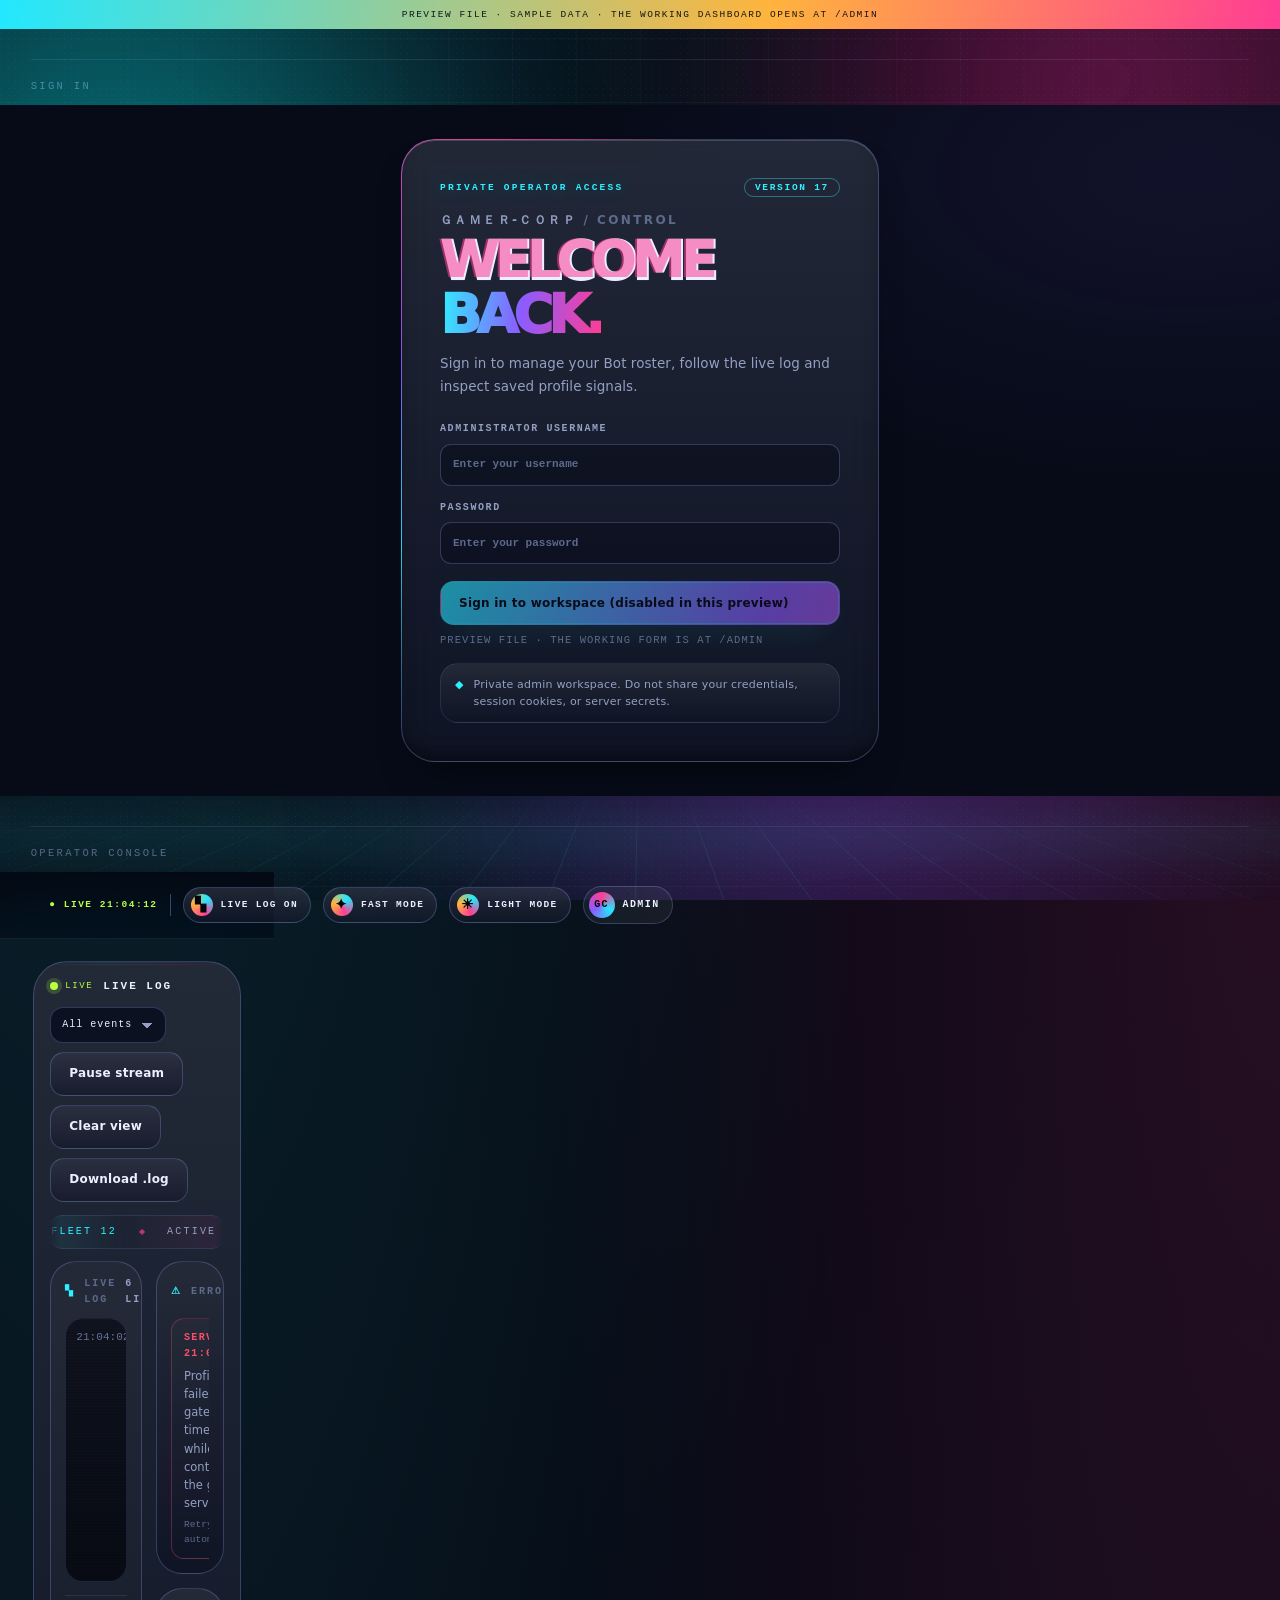
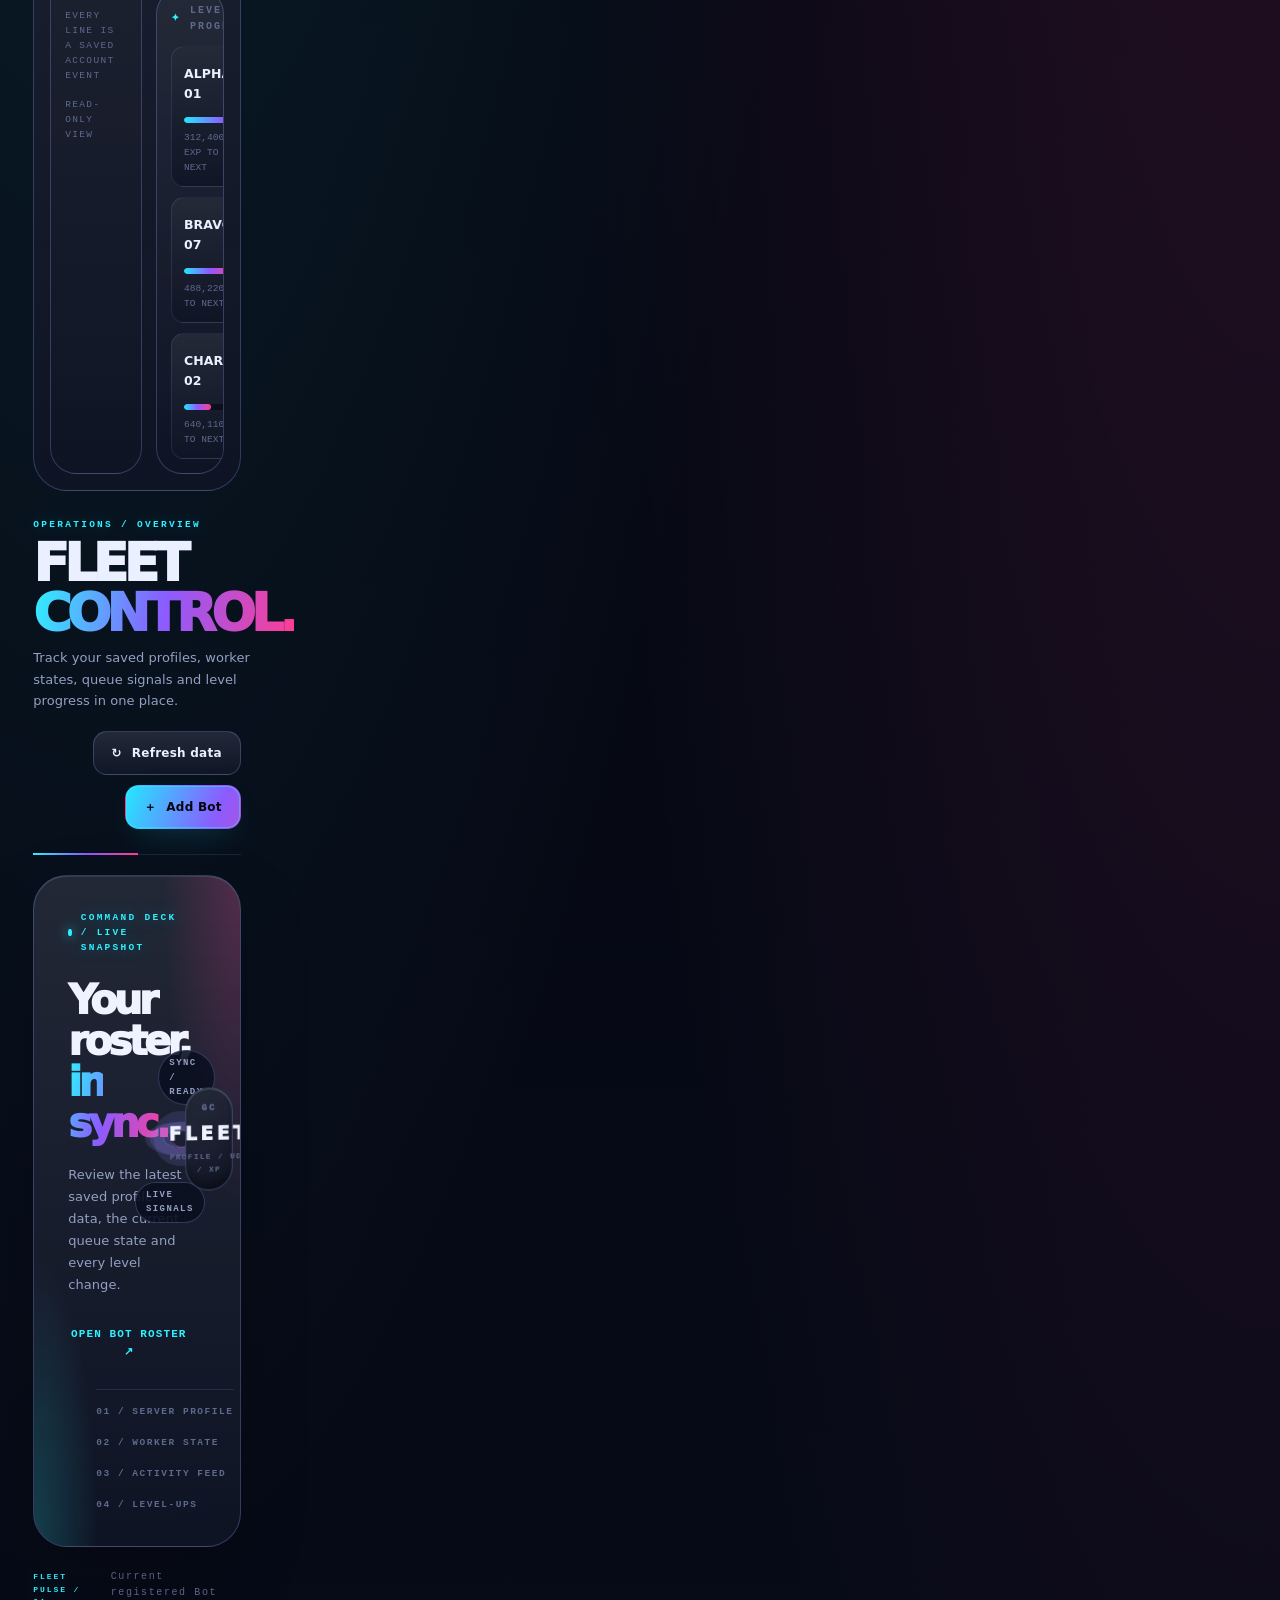
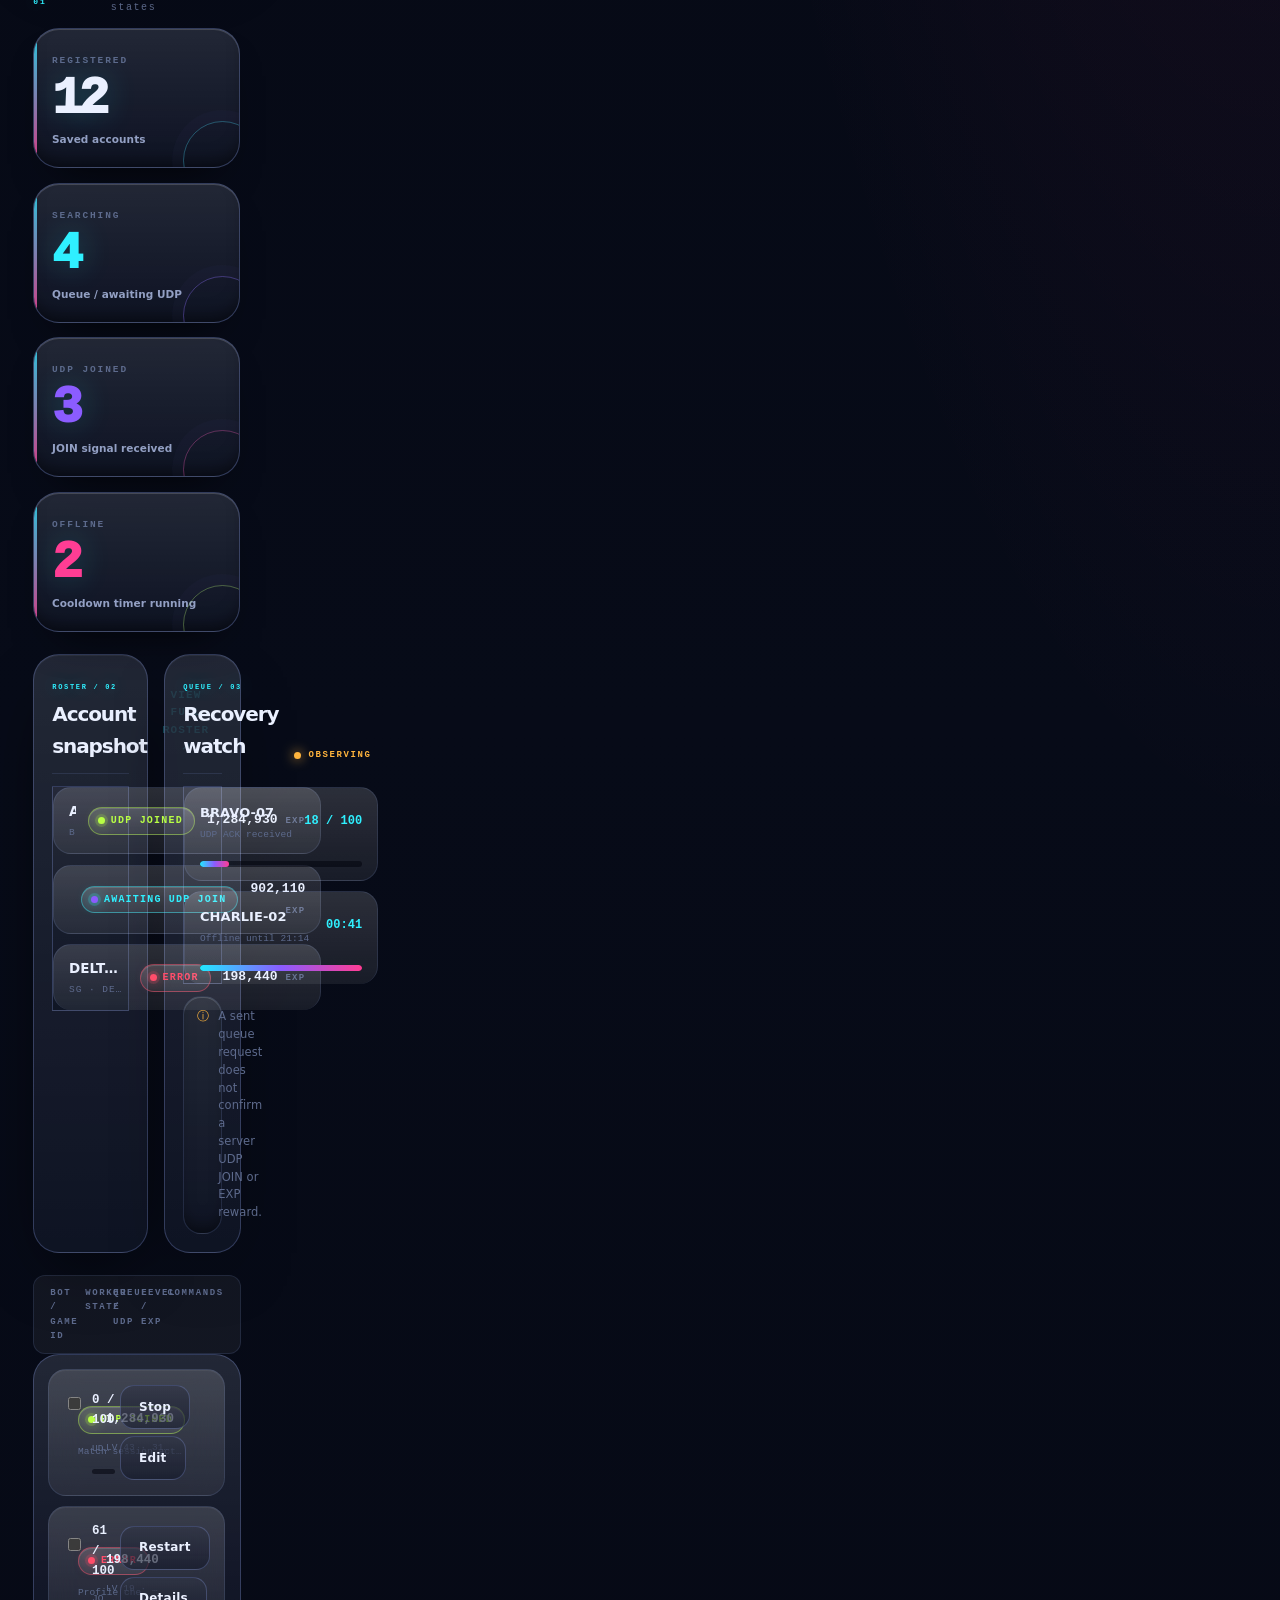
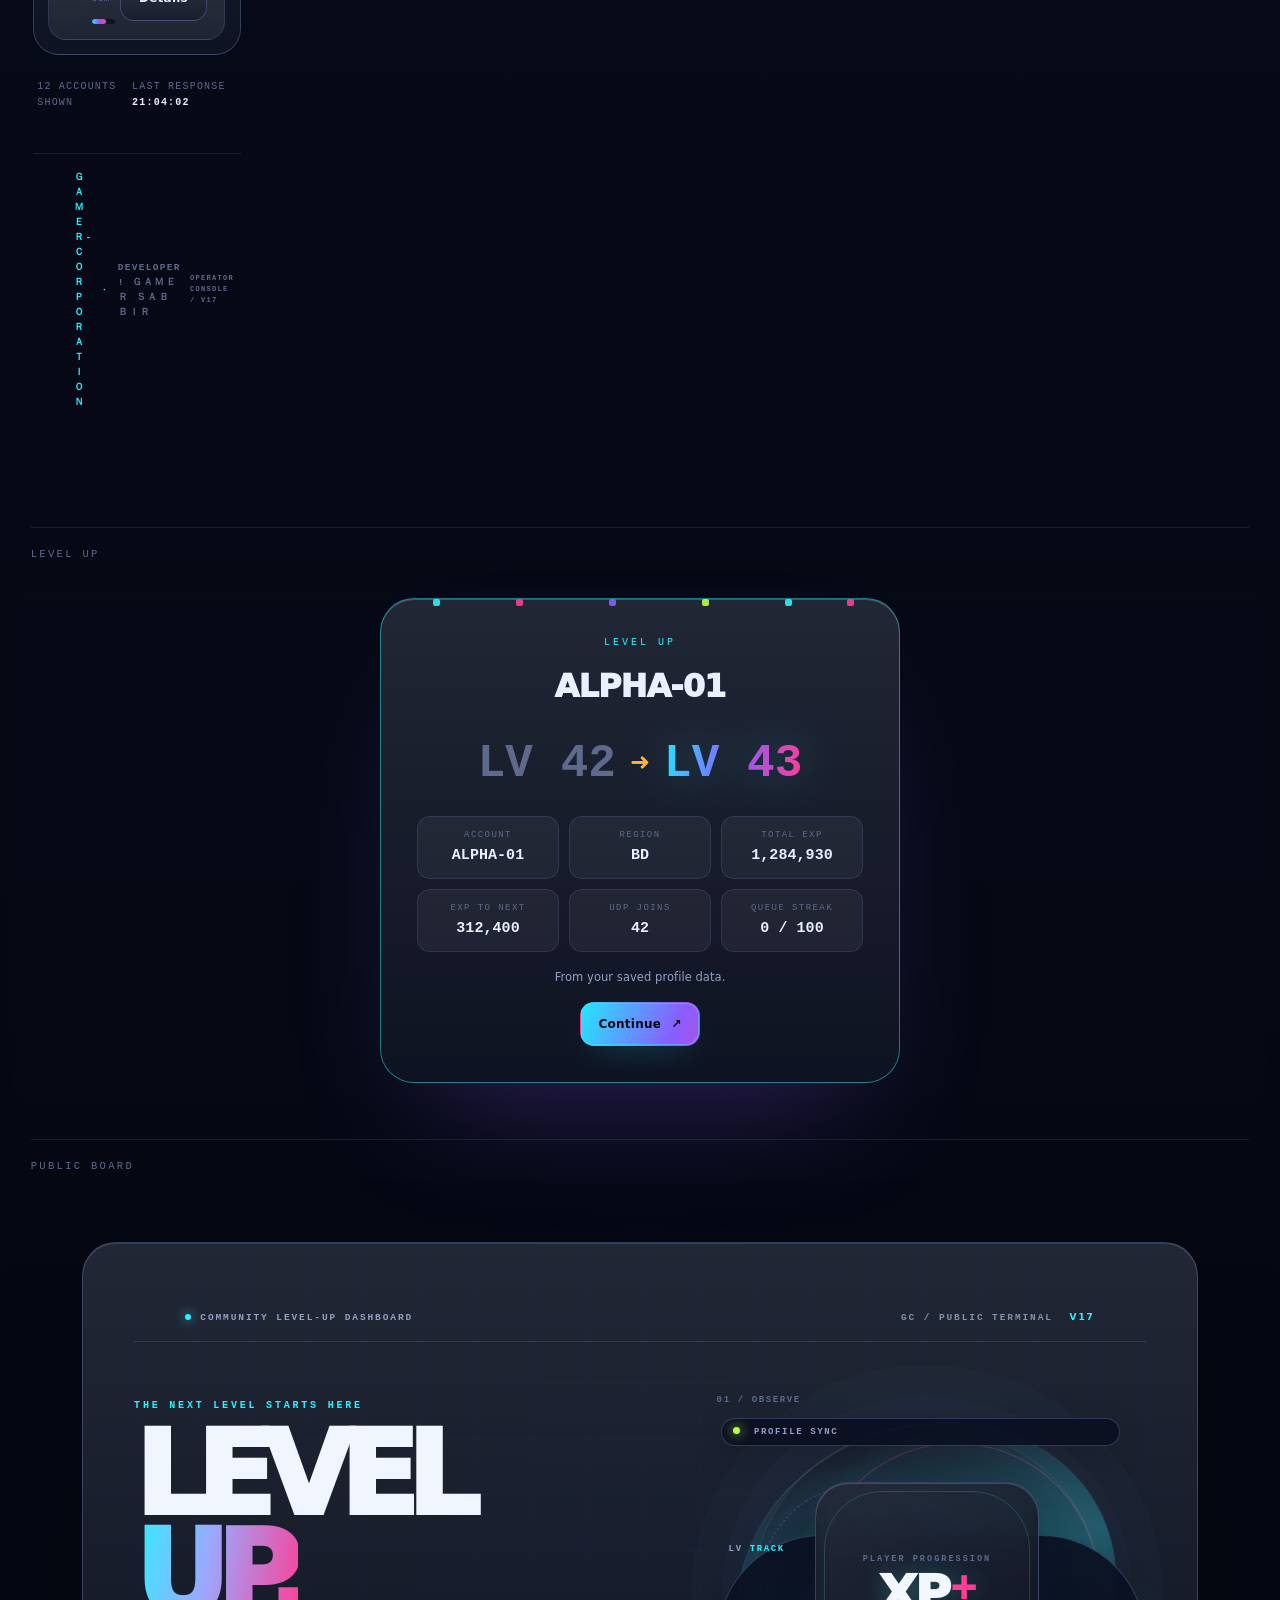
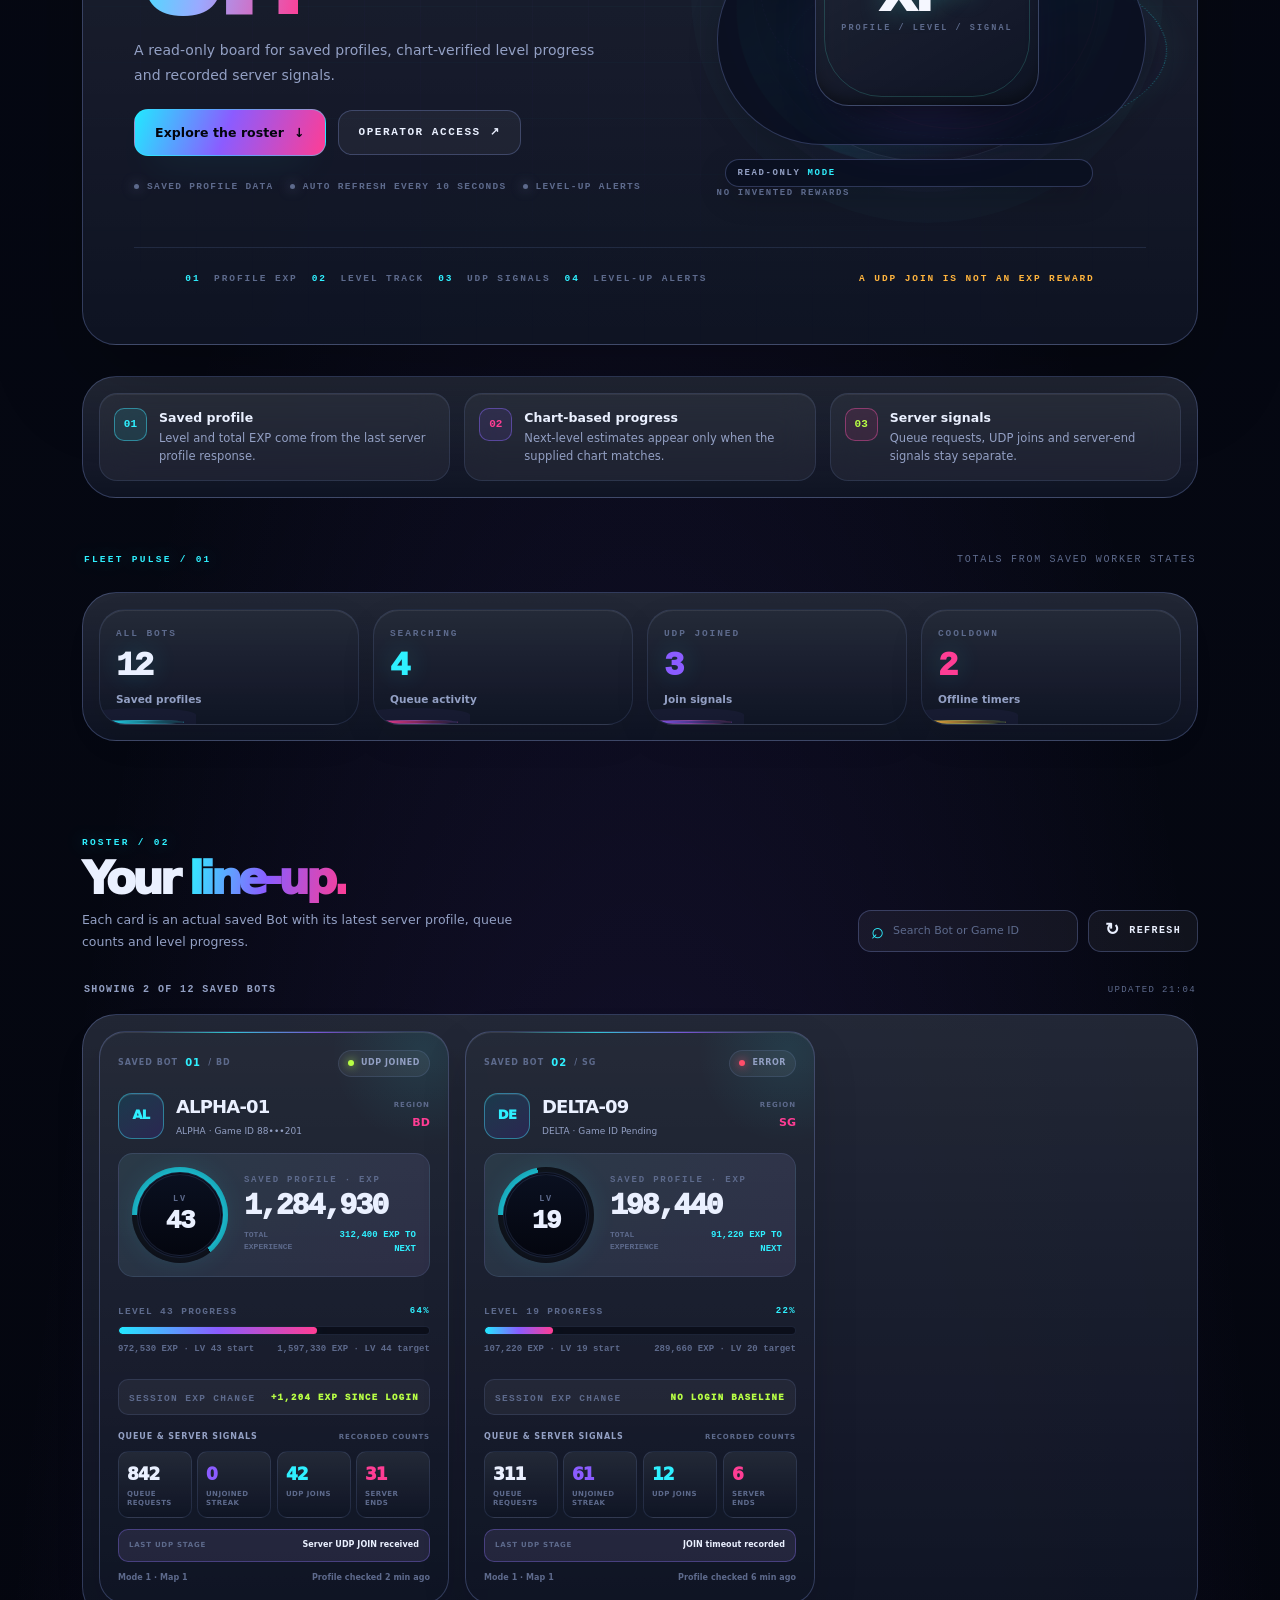
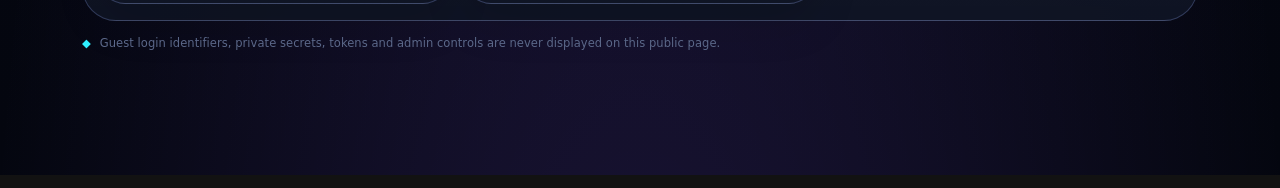
<file: V17_UI_PREVIEW.html>
<!doctype html>
<html lang="en" data-theme="dark">
<head>
<meta charset="utf-8">
<meta name="viewport" content="width=device-width,initial-scale=1">
<title>ＧＡＭＥＲ-ＣＯＲＰ — dashboard preview</title>
<style>
/* Shared V14 colour tokens and theme control foundation. Dark is the first-visit default. */
:root,[data-theme="dark"]{
  color-scheme:dark;
  --gc-base:#070913;--gc-card:rgba(15,20,37,.76);--gc-card-alt:rgba(255,255,255,.045);
  --gc-glass:rgba(10,14,29,.78);--gc-bright:#edf1ff;--gc-dim:#98a2bd;--gc-edge:rgba(177,195,245,.14);
  --gc-cyan:#55f1df;--gc-violet:#a58bff;--gc-pink:#ff66ca;--gc-lime:#cbff67;
  --gc-shadow:0 24px 70px rgba(0,0,0,.28);
}
[data-theme="light"]{
  color-scheme:light;
  --gc-base:#edf1fa;--gc-card:rgba(255,255,255,.79);--gc-card-alt:rgba(45,55,100,.045);
  --gc-glass:rgba(248,250,255,.82);--gc-bright:#1b2038;--gc-dim:#56617f;--gc-edge:rgba(59,70,120,.14);
  --gc-cyan:#087e8d;--gc-violet:#6650cf;--gc-pink:#b63588;--gc-lime:#7a9824;
  --gc-shadow:0 18px 48px rgba(34,44,93,.1);
}
html{color-scheme:dark}
html[data-theme="light"]{color-scheme:light}

/* V14 — full Level-Up operations redesign: glass surfaces, RGB signal accents, responsive command layout. */
:root,[data-theme="dark"]{
  color-scheme:dark;
  --page:#070913;--page-2:#0a0e1d;--surface:rgba(15,20,37,.76);--surface-strong:rgba(16,22,42,.94);--surface-soft:rgba(255,255,255,.045);
  --text:#edf1ff;--muted:#98a2bd;--dim:#68738e;--line:rgba(177,195,245,.14);--line-strong:rgba(177,195,245,.23);
  --cyan:#55f1df;--violet:#a58bff;--pink:#ff66ca;--lime:#cbff67;--red:#ff788d;--amber:#ffc979;
  --gc-base:var(--page);--gc-card:var(--surface);--gc-card-alt:var(--surface-soft);--gc-bright:var(--text);--gc-dim:var(--muted);--gc-edge:var(--line);
  --gc-cyan:var(--cyan);--gc-violet:var(--violet);--gc-pink:var(--pink);--gc-lime:var(--lime);--gc-shadow:0 24px 70px rgba(0,0,0,.28);
  --sans:Inter,ui-sans-serif,system-ui,-apple-system,BlinkMacSystemFont,"Segoe UI",sans-serif;
  --r-sm:10px;--r-md:16px;--r-lg:24px;
}
[data-theme="light"]{
  color-scheme:light;
  --page:#edf1fa;--page-2:#f5f7fd;--surface:rgba(255,255,255,.79);--surface-strong:rgba(255,255,255,.95);--surface-soft:rgba(45,55,100,.045);
  --text:#1b2038;--muted:#56617f;--dim:#77819b;--line:rgba(59,70,120,.14);--line-strong:rgba(59,70,120,.24);
  --cyan:#087e8d;--violet:#6650cf;--pink:#b63588;--lime:#7a9824;--red:#b93753;--amber:#a26808;
  --gc-base:var(--page);--gc-card:var(--surface);--gc-card-alt:var(--surface-soft);--gc-bright:var(--text);--gc-dim:var(--muted);--gc-edge:var(--line);
  --gc-cyan:var(--cyan);--gc-violet:var(--violet);--gc-pink:var(--pink);--gc-lime:var(--lime);--gc-shadow:0 18px 48px rgba(34,44,93,.1);
}
*{box-sizing:border-box}
html{min-height:100%;scroll-behavior:smooth}
body{position:relative;margin:0;min-height:100vh;overflow-x:hidden;background:radial-gradient(ellipse at 11% 4%,color-mix(in srgb,var(--cyan) 7%,transparent),transparent 34%),radial-gradient(ellipse at 90% 30%,color-mix(in srgb,var(--violet) 8%,transparent),transparent 38%),var(--page);color:var(--text);font:14px/1.55 var(--sans);-webkit-font-smoothing:antialiased}
body:before{content:"";position:fixed;inset:0;z-index:0;pointer-events:none;background:linear-gradient(rgba(165,184,239,.032) 1px,transparent 1px),linear-gradient(90deg,rgba(165,184,239,.032) 1px,transparent 1px);background-size:48px 48px;mask-image:linear-gradient(180deg,rgba(0,0,0,.72),transparent 85%)}
button,input,select,textarea{font:inherit;color:inherit}
button{cursor:pointer}
button:disabled{opacity:.58;cursor:not-allowed}
a{color:inherit}
h1,h2,h3,p{margin:0}
.is-hidden{display:none!important}
.sr-only{position:absolute!important;width:1px;height:1px;padding:0;margin:-1px;overflow:hidden;clip:rect(0,0,0,0);white-space:nowrap;border:0}
::selection{background:var(--cyan);color:#08101b}
button:focus-visible,a:focus-visible,input:focus-visible,select:focus-visible,textarea:focus-visible,summary:focus-visible{outline:2px solid var(--cyan);outline-offset:3px}
.ambient{position:fixed;z-index:0;pointer-events:none;width:430px;height:430px;border-radius:50%;filter:blur(120px);opacity:.14}
.ambient-cyan{background:var(--cyan);top:-250px;left:3%}
.ambient-violet{background:var(--violet);right:-260px;top:300px;opacity:.13}
[data-theme="light"] .ambient{opacity:.08}

/* Shared components */
.eyebrow,.section-index{display:inline-flex;align-items:center;gap:9px;color:var(--cyan);font-size:10px;font-weight:900;letter-spacing:.16em;text-transform:uppercase}
.button{display:inline-flex;align-items:center;justify-content:center;gap:10px;min-height:43px;padding:10px 16px;border:1px solid transparent;border-radius:12px;font-size:12px;font-weight:850;white-space:nowrap;text-decoration:none;transition:transform .18s,border-color .18s,background .18s,box-shadow .18s}
.button:hover:not(:disabled){transform:translateY(-2px)}
.button-dark{background:linear-gradient(110deg,var(--cyan),#7ad4ed 42%,var(--violet));color:#07101a;box-shadow:0 8px 30px color-mix(in srgb,var(--cyan) 23%,transparent)}
.button-dark:hover:not(:disabled){box-shadow:0 10px 36px color-mix(in srgb,var(--violet) 34%,transparent);filter:saturate(1.1)}
.button-outline{background:var(--surface-soft);border-color:var(--line-strong);color:var(--text);backdrop-filter:blur(12px)}
.button-outline:hover:not(:disabled){border-color:var(--cyan);background:color-mix(in srgb,var(--cyan) 8%,var(--surface))}
.button-danger{background:color-mix(in srgb,var(--red) 12%,var(--surface));border:1px solid color-mix(in srgb,var(--red) 35%,var(--line));color:var(--red)}
.text-button{border:0;background:none;color:var(--cyan);font-size:12px;font-weight:850;padding:6px 0;text-decoration:none}
.text-button:hover{text-decoration:underline;text-underline-offset:4px}
.icon-button{width:38px;height:38px;display:grid;place-items:center;border:1px solid var(--line);border-radius:12px;background:var(--surface-soft);color:var(--text);font-size:16px}
.icon-button:hover{border-color:var(--cyan);color:var(--cyan)}
.theme-switch{display:inline-flex;align-items:center;gap:8px;min-height:36px;padding:6px 11px;border:1px solid var(--line-strong);border-radius:999px;background:var(--surface);color:var(--text);font-size:11px;font-weight:800;white-space:nowrap;backdrop-filter:blur(14px);transition:border .2s,transform .2s}
.theme-switch:hover{border-color:var(--cyan);transform:translateY(-1px)}
.theme-switch [data-theme-icon]{width:21px;height:21px;display:grid;place-items:center;border-radius:50%;background:linear-gradient(135deg,var(--cyan),var(--violet),var(--pink));color:#080d18;font-size:14px}
input,select,textarea{outline:none}

/* Public Level-Up page */
.public-header{position:sticky;top:0;z-index:20;min-height:72px;display:flex;align-items:center;gap:28px;padding:11px clamp(18px,4vw,64px);border-bottom:1px solid var(--line);background:color-mix(in srgb,var(--page) 70%,transparent);backdrop-filter:blur(24px) saturate(150%);-webkit-backdrop-filter:blur(24px) saturate(150%)}
.wordmark{display:flex;align-items:center;gap:11px;min-width:0;text-decoration:none}
.mark{width:43px;height:43px;display:grid;place-items:center;position:relative;border:1px solid color-mix(in srgb,var(--cyan) 45%,var(--line));border-radius:14px;background:linear-gradient(145deg,color-mix(in srgb,var(--cyan) 20%,var(--surface)),color-mix(in srgb,var(--violet) 22%,var(--surface)));box-shadow:inset 0 1px 0 rgba(255,255,255,.22),0 0 28px color-mix(in srgb,var(--cyan) 17%,transparent);font-size:19px;font-weight:950;letter-spacing:-.12em;padding-right:3px}
.mark span{color:var(--cyan)}.mark i{font-style:normal;color:var(--pink);font-size:14px;transform:translate(2px,2px)}
.wordmark-text{display:flex;flex-direction:column;gap:4px;font-size:12px;font-weight:900;letter-spacing:.04em;white-space:nowrap;line-height:1.05}
.wordmark-text small{color:var(--muted);font-size:8px;letter-spacing:.16em}
.public-nav{display:flex;align-items:center;gap:25px;margin-left:28px}
.public-nav a{color:var(--muted);font-size:11px;font-weight:800;text-decoration:none;transition:color .18s}
.public-nav a:hover{color:var(--cyan)}
.header-right{margin-left:auto;display:flex;align-items:center;gap:12px}
.connection-state{display:inline-flex;align-items:center;gap:8px;color:var(--muted);font-size:9px;font-weight:900;letter-spacing:.12em;white-space:nowrap}
.connection-state i,.signal-dot,.hero-trust-row i,.signal-tag i{width:7px;height:7px;display:inline-block;border-radius:50%;background:var(--amber);box-shadow:0 0 13px color-mix(in srgb,var(--amber) 65%,transparent)}
.connection-state.is-online i{background:var(--cyan);box-shadow:0 0 13px var(--cyan)}
.connection-state.is-error i{background:var(--red);box-shadow:0 0 13px var(--red)}
.admin-entry{min-height:38px;display:inline-flex;align-items:center;gap:13px;padding:0 13px;border:1px solid var(--line-strong);border-radius:11px;background:var(--surface-soft);font-size:11px;font-weight:900;text-decoration:none;white-space:nowrap;transition:border .18s,background .18s}
.admin-entry:hover{border-color:var(--pink);background:color-mix(in srgb,var(--pink) 8%,var(--surface))}
.admin-entry span{color:var(--pink)}
.site-frame{position:relative;z-index:1;max-width:1510px;margin:0 auto;padding:26px clamp(16px,4vw,64px) 80px}
.hero{min-height:490px;position:relative;overflow:hidden;border:1px solid var(--line-strong);border-radius:28px;background:radial-gradient(ellipse at 78% 46%,color-mix(in srgb,var(--violet) 17%,transparent),transparent 37%),radial-gradient(ellipse at 48% 112%,color-mix(in srgb,var(--cyan) 12%,transparent),transparent 50%),linear-gradient(130deg,#0a1020 0%,#0a0d1a 50%,#17102b 100%);box-shadow:0 32px 90px rgba(0,0,0,.25),inset 0 1px 0 rgba(255,255,255,.11);color:#f1f5ff}
[data-theme="light"] .hero{background:radial-gradient(ellipse at 78% 46%,rgba(102,80,207,.16),transparent 40%),radial-gradient(ellipse at 46% 112%,rgba(8,126,141,.14),transparent 50%),linear-gradient(130deg,#f4f7ff,#e9f2f7 54%,#f2eafc);color:#1b2038}
.hero:after{content:"";position:absolute;inset:auto 0 0;height:2px;background:linear-gradient(90deg,transparent,var(--cyan),var(--violet),var(--pink),transparent);opacity:.9}
.hero-grid{position:absolute;inset:0;opacity:.36;pointer-events:none;background:linear-gradient(rgba(172,192,247,.05) 1px,transparent 1px),linear-gradient(90deg,rgba(172,192,247,.05) 1px,transparent 1px);background-size:46px 46px;mask-image:linear-gradient(100deg,transparent 10%,#000 100%)}
.hero-topline,.hero-main,.hero-bottomline{position:relative;z-index:1}
.hero-topline{min-height:48px;display:flex;justify-content:space-between;align-items:center;gap:16px;padding:0 clamp(22px,4vw,54px);border-bottom:1px solid rgba(194,208,255,.12);color:#aab4cf;font-size:9px;font-weight:900;letter-spacing:.14em}
.hero-kicker{color:#c5d1ec}.hero-kicker .signal-dot{width:6px;height:6px;background:var(--cyan);box-shadow:0 0 12px var(--cyan)}
.hero-ref{color:#8591ad}.hero-ref b{margin-left:9px;color:var(--cyan);font:800 9px/1 var(--sans)}
.hero-main{min-height:380px;display:grid;grid-template-columns:minmax(0,1.05fr) minmax(340px,.95fr);align-items:center;gap:22px;padding:22px clamp(24px,5vw,72px) 27px}
.hero-copy{padding:18px 0 14px}
.hero-eyebrow{color:var(--cyan);font-size:10px;font-weight:900;letter-spacing:.23em}
.hero h1{margin:11px 0 18px;font-size:clamp(72px,10vw,142px);line-height:.8;font-weight:950;letter-spacing:-.105em}
.hero h1 em{font-style:normal;color:transparent;background:linear-gradient(100deg,var(--cyan),#9aa9ff 44%,var(--pink));background-clip:text;-webkit-background-clip:text}
.hero-description{max-width:475px;color:#aeb8d2;font-size:13px;line-height:1.8}
[data-theme="light"] .hero-description,[data-theme="light"] .hero-topline{color:#596681}
.hero-actions{display:flex;align-items:center;gap:20px;flex-wrap:wrap;margin-top:25px}
.jump-link{min-height:44px;display:inline-flex;align-items:center;gap:16px;padding:0 17px;border:1px solid color-mix(in srgb,var(--cyan) 46%,transparent);border-radius:12px;background:linear-gradient(110deg,var(--cyan),#8bddee 52%,var(--violet));color:#091019;font-size:11px;font-weight:950;text-decoration:none;box-shadow:0 9px 30px color-mix(in srgb,var(--cyan) 19%,transparent);transition:transform .18s,filter .18s}
.jump-link:hover{transform:translateY(-2px);filter:brightness(1.08)}
.hero-secondary{font-size:11px;font-weight:850;color:#c1cae1;text-decoration:none;border-bottom:1px solid rgba(190,205,245,.3);padding:8px 0}
.hero-secondary:hover{color:var(--cyan);border-color:var(--cyan)}
.hero-trust-row{display:flex;gap:19px;flex-wrap:wrap;margin-top:23px;color:#8792ad;font-size:9px;font-weight:800;letter-spacing:.025em}
.hero-trust-row span{display:inline-flex;align-items:center;gap:7px}.hero-trust-row i{width:5px;height:5px;background:var(--cyan);box-shadow:0 0 9px var(--cyan)}
.hero-visual{position:relative;width:min(440px,100%);aspect-ratio:1.2;margin:0 auto;display:grid;place-items:center;isolation:isolate}
.hero-visual:before{content:"";position:absolute;inset:10%;border:1px solid rgba(186,202,255,.1);border-radius:50%;box-shadow:0 0 0 30px rgba(144,124,255,.025),0 0 0 61px rgba(92,232,228,.018)}
.visual-orbit{position:absolute;inset:18%;border:1px solid rgba(111,237,229,.37);border-radius:50%;box-shadow:0 0 40px rgba(78,222,218,.07),inset 0 0 28px rgba(115,121,255,.05)}
.orbit-a{transform:rotateX(62deg) rotateZ(-24deg);animation:orbit-float 17s linear infinite}
.orbit-b{inset:14% 24%;transform:rotate(41deg);border-color:rgba(171,140,255,.43);animation:orbit-float 23s linear infinite reverse}
.orbit-c{inset:24% 12%;transform:rotate(-42deg);border-color:rgba(255,96,199,.30);animation:orbit-float 29s linear infinite}
.visual-scanline{position:absolute;inset:18% 5%;border-radius:50%;border-top:1px solid rgba(159,216,255,.22);transform:rotate(-21deg)}
.visual-core{width:43%;aspect-ratio:1;display:flex;align-items:center;justify-content:center;flex-direction:column;gap:5px;border:1px solid rgba(206,229,255,.25);border-radius:34%;background:linear-gradient(145deg,rgba(17,34,57,.76),rgba(37,24,65,.6));box-shadow:inset 0 1px 0 rgba(255,255,255,.18),0 0 68px rgba(89,153,255,.16);backdrop-filter:blur(18px);transform:rotate(-8deg)}
.visual-core:before{content:"";position:absolute;inset:8px;border:1px solid rgba(92,241,222,.18);border-radius:28%}
.visual-core>*{position:relative}
.core-overline{color:#91a1bf;font-size:7px;font-weight:900;letter-spacing:.15em}
.visual-core strong{font-size:clamp(45px,7vw,86px);line-height:.9;font-weight:950;letter-spacing:-.1em;color:#f5f7ff;text-shadow:0 0 24px rgba(85,241,223,.26)}
.visual-core strong span{color:var(--cyan);font-size:.7em;vertical-align:top}
.visual-core small{color:#95a2c0;font-size:7px;font-weight:900;letter-spacing:.16em}
.visual-chip,.visual-axis{position:absolute;z-index:2;border:1px solid rgba(192,209,247,.2);border-radius:9px;background:rgba(11,18,35,.72);box-shadow:0 10px 30px rgba(0,0,0,.17);backdrop-filter:blur(16px);color:#b8c7e0;font-size:8px;font-weight:900;letter-spacing:.1em;white-space:nowrap}
.visual-chip{padding:8px 11px}.visual-chip b{color:var(--cyan)}.visual-chip i{display:inline-block;width:5px;height:5px;margin-right:7px;border-radius:50%;background:var(--cyan);box-shadow:0 0 9px var(--cyan)}
.chip-one{top:18%;left:3%}.chip-two{right:0;top:36%;color:#c4b6ff}.chip-three{bottom:19%;left:4%}
.visual-axis{padding:5px 8px;border:0;background:transparent;box-shadow:none;color:#8793ad;font-size:7px}.axis-top{top:8%;right:13%}.axis-bottom{bottom:7%;right:2%;color:#ff9bd7}
.hero-bottomline{min-height:46px;display:flex;align-items:center;gap:clamp(14px,3vw,37px);padding:0 clamp(22px,4vw,54px);border-top:1px solid rgba(194,208,255,.12);color:#8f9ab4;font-size:8px;font-weight:900;letter-spacing:.12em}
.hero-bottomline b{margin-right:6px;color:var(--cyan)}.hero-bottom-note{margin-left:auto;color:#ff9cd9}
@keyframes orbit-float{to{transform:rotate(336deg)}}
.intel-strip{display:grid;grid-template-columns:repeat(3,1fr);gap:11px;padding:19px 0 4px}
.intel-strip article{display:flex;gap:13px;align-items:flex-start;padding:17px 18px;border:1px solid var(--line);border-radius:15px;background:var(--surface);box-shadow:inset 0 1px 0 rgba(255,255,255,.06);backdrop-filter:blur(16px)}
.intel-icon{flex:0 0 33px;height:33px;display:grid;place-items:center;border:1px solid color-mix(in srgb,var(--cyan) 38%,var(--line));border-radius:10px;background:color-mix(in srgb,var(--cyan) 10%,transparent);color:var(--cyan);font:900 9px/1 var(--sans)}
.intel-strip article:nth-child(2) .intel-icon{border-color:color-mix(in srgb,var(--violet) 38%,var(--line));background:color-mix(in srgb,var(--violet) 10%,transparent);color:var(--violet)}
.intel-strip article:nth-child(3) .intel-icon{border-color:color-mix(in srgb,var(--pink) 38%,var(--line));background:color-mix(in srgb,var(--pink) 10%,transparent);color:var(--pink)}
.intel-strip strong{display:block;font-size:11px;font-weight:900}.intel-strip p{margin-top:3px;color:var(--muted);font-size:10px;line-height:1.55}
.status-section{padding-top:34px}
.section-caption{display:flex;justify-content:space-between;align-items:center;gap:12px;padding:0 2px 12px;color:var(--muted);font-size:10px}
.section-caption>span:last-child{font-size:10px}
.public-metrics{display:grid;grid-template-columns:repeat(4,minmax(0,1fr));gap:11px}
.metric{min-width:0;position:relative;overflow:hidden;padding:19px 20px 16px;border:1px solid var(--line);border-radius:16px;background:var(--surface);box-shadow:inset 0 1px 0 rgba(255,255,255,.08),0 14px 36px rgba(0,0,0,.08);backdrop-filter:blur(18px)}
.metric:after{content:"";position:absolute;width:82px;height:82px;right:-36px;bottom:-40px;border:1px solid color-mix(in srgb,var(--cyan) 20%,var(--line));border-radius:50%;box-shadow:0 0 0 12px color-mix(in srgb,var(--violet) 5%,transparent)}
.metric:nth-child(2):after{border-color:color-mix(in srgb,var(--violet) 24%,var(--line))}.metric:nth-child(3):after{border-color:color-mix(in srgb,var(--pink) 25%,var(--line))}.metric:nth-child(4):after{border-color:color-mix(in srgb,var(--lime) 24%,var(--line))}
.metric>span{display:block;color:var(--muted);font-size:9px;font-weight:900;letter-spacing:.14em}
.metric strong{display:block;margin-top:5px;font-size:clamp(34px,4vw,53px);line-height:1;font-weight:950;letter-spacing:-.08em;color:var(--text)}
.metric small{display:block;margin-top:8px;color:var(--dim);font-size:9px;font-weight:750}
.metric:nth-child(2) strong{color:var(--cyan)}.metric:nth-child(3) strong{color:var(--violet)}.metric:nth-child(4) strong{color:var(--pink)}
.fleet-section{padding:66px 0 20px;scroll-margin-top:92px}
.fleet-heading{display:flex;justify-content:space-between;align-items:flex-end;gap:24px;flex-wrap:wrap}
.fleet-title-block{max-width:570px}
.fleet-heading h2{margin:7px 0 9px;font-size:clamp(43px,6vw,77px);font-weight:950;line-height:.98;letter-spacing:-.09em}
.fleet-heading h2 em{color:transparent;font-style:normal;background:linear-gradient(100deg,var(--cyan),var(--violet),var(--pink));background-clip:text;-webkit-background-clip:text}
.fleet-heading p{max-width:540px;color:var(--muted);font-size:11px;line-height:1.7}
.roster-controls{display:flex;align-items:center;justify-content:flex-end;gap:8px;flex-wrap:wrap}
.search{height:42px;min-width:220px;display:flex;align-items:center;gap:8px;padding:0 12px;border:1px solid var(--line-strong);border-radius:12px;background:var(--surface);backdrop-filter:blur(16px)}
.search>span{color:var(--cyan);font-size:22px;line-height:1}.search input{width:100%;min-width:0;border:0;background:transparent;color:var(--text);font-size:11px}.search input::placeholder{color:var(--dim)}
.select-wrap select,.directory-toolbar select,.bulk-toolbar select,.log-filters select,.inline-fields select{height:42px;max-width:190px;padding:0 31px 0 12px;border:1px solid var(--line-strong);border-radius:12px;background-color:var(--surface);color:var(--text);font-size:10px;font-weight:800;backdrop-filter:blur(16px)}
.select-wrap select:focus,.directory-toolbar select:focus,.bulk-toolbar select:focus,.log-filters select:focus{border-color:var(--cyan)}
.refresh-button{height:42px;display:inline-flex;align-items:center;gap:7px;padding:0 13px;border:1px solid color-mix(in srgb,var(--cyan) 40%,var(--line));border-radius:12px;background:color-mix(in srgb,var(--cyan) 9%,var(--surface));color:var(--cyan);font-size:10px;font-weight:900;white-space:nowrap}
.refresh-button:hover{background:color-mix(in srgb,var(--cyan) 15%,var(--surface))}.refresh-button span{font-size:17px;line-height:1}
.roster-meta{min-height:48px;display:flex;align-items:center;justify-content:space-between;gap:15px;margin-top:14px;padding:0 2px}
.bot-results{color:var(--muted);font-size:10px;font-weight:800}.last-updated{color:var(--dim);font-size:9px}
.fleet-grid{display:grid;grid-template-columns:repeat(2,minmax(0,1fr));gap:14px}
.empty{grid-column:1/-1;min-height:190px;display:flex;align-items:center;justify-content:center;flex-direction:column;gap:8px;padding:30px;border:1px dashed var(--line-strong);border-radius:20px;background:var(--surface);color:var(--muted);text-align:center}
.empty strong{color:var(--text);font-size:14px}.empty span:last-child{font-size:11px}.empty-orbit{color:var(--cyan);font-size:28px;text-shadow:0 0 24px var(--cyan)}
.bot-card{--card-accent:var(--cyan);min-width:0;position:relative;overflow:hidden;display:flex;flex-direction:column;padding:18px;border:1px solid var(--line);border-radius:19px;background:linear-gradient(145deg,color-mix(in srgb,var(--card-accent) 4%,var(--surface)),var(--surface-strong));box-shadow:inset 0 1px 0 rgba(255,255,255,.09),0 18px 45px rgba(0,0,0,.13);backdrop-filter:blur(22px) saturate(135%);transition:transform .2s,border-color .2s,box-shadow .2s}
.bot-card:before{content:"";position:absolute;top:0;left:12%;right:12%;height:1px;background:linear-gradient(90deg,transparent,var(--card-accent),var(--violet),transparent);opacity:.76}
.bot-card:after{content:"";position:absolute;top:-75px;right:-70px;width:190px;height:190px;border-radius:50%;background:radial-gradient(circle,color-mix(in srgb,var(--card-accent) 9%,transparent),transparent 68%);pointer-events:none}
.bot-card:hover{transform:translateY(-3px);border-color:color-mix(in srgb,var(--card-accent) 48%,var(--line));box-shadow:inset 0 1px 0 rgba(255,255,255,.12),0 25px 60px rgba(0,0,0,.22)}
.card-head{position:relative;z-index:1;display:flex;align-items:center;justify-content:space-between;gap:10px}
.bot-id{display:inline-flex;align-items:center;gap:7px;color:var(--dim);font-size:8px;font-weight:900;letter-spacing:.13em}.bot-id strong{color:var(--cyan);font-size:10px}
.state-badge,.bot-status{max-width:100%;display:inline-flex;align-items:center;gap:7px;padding:6px 9px;border:1px solid var(--line);border-radius:999px;background:var(--surface-soft);color:var(--muted);font-size:8px;font-weight:900;letter-spacing:.07em;white-space:nowrap}
.state-badge i,.bot-status i{width:6px;height:6px;flex:none;border-radius:50%;background:var(--cyan);box-shadow:0 0 10px var(--cyan)}
.bot-status[data-status="cooldown"] i,.state-badge[data-status="cooldown"] i{background:var(--pink);box-shadow:0 0 10px var(--pink)}
.bot-status[data-status="error"] i,.state-badge[data-status="error"] i{background:var(--red);box-shadow:0 0 10px var(--red)}
.bot-status[data-status="in_match"] i,.state-badge[data-status="in_match"] i{background:var(--lime);box-shadow:0 0 10px var(--lime)}
.bot-status[data-status="inactive"] i,.state-badge[data-status="inactive"] i{background:var(--dim);box-shadow:none}
.bot-status[data-status="searching_match"] i,.state-badge[data-status="searching_match"] i{background:var(--violet);box-shadow:0 0 10px var(--violet)}
.bot-player{position:relative;z-index:1;display:flex;align-items:center;gap:12px;margin:16px 0 14px}
.bot-avatar{flex:0 0 46px;height:46px;display:grid;place-items:center;border:1px solid color-mix(in srgb,var(--cyan) 35%,var(--line));border-radius:14px;background:linear-gradient(145deg,color-mix(in srgb,var(--cyan) 15%,var(--surface)),color-mix(in srgb,var(--violet) 18%,var(--surface)));color:var(--cyan);font-size:13px;font-weight:950;letter-spacing:-.05em;box-shadow:inset 0 1px 0 rgba(255,255,255,.1)}
.bot-identity{min-width:0;flex:1}.bot-identity h3{overflow:hidden;text-overflow:ellipsis;white-space:nowrap;font-size:18px;font-weight:900;letter-spacing:-.045em}.bot-identity p{overflow:hidden;text-overflow:ellipsis;white-space:nowrap;margin-top:3px;color:var(--muted);font-size:9px}
.bot-region{min-width:58px;text-align:right}.bot-region span{display:block;color:var(--dim);font-size:7px;font-weight:900;letter-spacing:.14em}.bot-region strong{display:block;margin-top:3px;color:var(--pink);font-size:11px;font-weight:900}
.xp-stage{position:relative;z-index:1;display:grid;grid-template-columns:84px minmax(0,1fr);align-items:center;gap:15px;padding:13px;border:1px solid var(--line);border-radius:15px;background:linear-gradient(110deg,color-mix(in srgb,var(--cyan) 5%,var(--surface-soft)),color-mix(in srgb,var(--violet) 6%,var(--surface-soft)))}
.level-orb{--progress:0%;width:76px;height:76px;display:grid;place-items:center;position:relative;border-radius:50%;background:conic-gradient(from -90deg,var(--cyan) 0 var(--progress),rgba(143,159,194,.15) var(--progress) 100%);box-shadow:0 0 23px color-mix(in srgb,var(--cyan) 12%,transparent)}
.level-orb:before{content:"";position:absolute;inset:5px;border:1px solid var(--line);border-radius:50%;background:var(--page-2)}
.level-orb>span{position:relative;display:flex;align-items:center;flex-direction:column;line-height:1}
.level-orb small{color:var(--muted);font-size:7px;font-weight:900;letter-spacing:.13em}.level-orb b{margin-top:5px;font-size:21px;font-weight:950;letter-spacing:-.06em;color:var(--text)}
.level-orb.is-unavailable{background:conic-gradient(var(--violet) 0 25%,rgba(143,159,194,.15) 25% 100%);box-shadow:none;filter:saturate(.55)}
.profile-data{min-width:0}.xp-label{display:block;color:var(--muted);font-size:8px;font-weight:900;letter-spacing:.14em}.exp-total{display:block;overflow:hidden;margin-top:3px;color:var(--text);font-size:clamp(24px,3vw,34px);font-weight:950;letter-spacing:-.07em;line-height:1.08;text-overflow:ellipsis;white-space:nowrap}.exp-subline{display:flex;align-items:baseline;justify-content:space-between;gap:10px;margin-top:5px}.exp-subline small{color:var(--dim);font-size:8px;font-weight:800}.exp-subline strong{color:var(--cyan);font-size:9px;font-weight:900;text-align:right}
.level-track-wrap{position:relative;z-index:1;margin-top:13px}.level-track-head{display:flex;justify-content:space-between;gap:10px;margin-bottom:7px;color:var(--muted);font-size:8px;font-weight:900;letter-spacing:.09em}.level-track-head b{color:var(--cyan);font-size:9px}
.level-track{height:7px;overflow:hidden;border:1px solid var(--line);border-radius:999px;background:rgba(133,148,185,.12)}.level-track>span{display:block;height:100%;border-radius:inherit;background:linear-gradient(90deg,var(--cyan),#72c9f3 48%,var(--violet),var(--pink));box-shadow:0 0 13px color-mix(in srgb,var(--cyan) 42%,transparent);transition:width .6s ease}
.level-markers{display:flex;justify-content:space-between;gap:8px;margin-top:6px;color:var(--dim);font-size:7px;font-weight:750}.level-markers span{min-width:0}.level-markers span:last-child{text-align:right}
.level-unavailable{position:relative;z-index:1;margin-top:11px;padding:9px 10px;border:1px dashed var(--line-strong);border-radius:10px;background:var(--surface-soft);color:var(--muted);font-size:9px;line-height:1.5}
.bot-stats-title{display:flex;align-items:center;justify-content:space-between;gap:10px;margin:16px 0 8px;color:var(--muted);font-size:8px;font-weight:900;letter-spacing:.11em}.bot-stats-title b{color:var(--dim);font-size:7px}
.telemetry-grid{position:relative;z-index:1;display:grid;grid-template-columns:repeat(4,minmax(0,1fr));gap:6px}
.telemetry-cell{min-width:0;padding:9px 8px;border:1px solid var(--line);border-radius:10px;background:var(--surface-soft)}
.telemetry-cell strong{display:block;overflow:hidden;color:var(--text);font-size:17px;font-weight:950;letter-spacing:-.06em;text-overflow:ellipsis;white-space:nowrap}
.telemetry-cell small{display:block;margin-top:2px;color:var(--dim);font-size:7px;font-weight:850;letter-spacing:.06em;line-height:1.3}
.telemetry-cell:nth-child(2) strong{color:var(--violet)}.telemetry-cell:nth-child(3) strong{color:var(--cyan)}.telemetry-cell:nth-child(4) strong{color:var(--pink)}
.session-row{position:relative;z-index:1;display:flex;justify-content:space-between;align-items:center;gap:12px;margin-top:9px;padding:8px 10px;border:1px solid var(--line);border-radius:10px;background:var(--surface-soft);color:var(--muted);font-size:8px;font-weight:800}
.session-row strong{color:var(--lime);font-size:9px;font-weight:950}
.phase-strip{position:relative;z-index:1;display:flex;align-items:center;justify-content:space-between;gap:10px;margin-top:11px;padding:9px 10px;border:1px solid color-mix(in srgb,var(--violet) 24%,var(--line));border-radius:10px;background:color-mix(in srgb,var(--violet) 6%,var(--surface-soft))}
.phase-strip span{color:var(--dim);font-size:7px;font-weight:900;letter-spacing:.11em}.phase-strip strong{overflow:hidden;color:var(--text);font-size:8px;font-weight:850;text-align:right;text-overflow:ellipsis;white-space:nowrap}
.bot-foot{position:relative;z-index:1;display:flex;align-items:center;justify-content:space-between;gap:8px;flex-wrap:wrap;margin-top:10px;color:var(--dim);font-size:8px;font-weight:750}
.bot-foot b{color:var(--amber);font-size:9px;font-weight:900}
.card-details{position:relative;z-index:1;margin-top:12px;border-top:1px solid var(--line)}
.card-details summary{display:flex;align-items:center;justify-content:space-between;gap:10px;min-height:35px;color:var(--cyan);font-size:9px;font-weight:850;cursor:pointer;list-style:none}
.card-details summary::-webkit-details-marker{display:none}.card-details summary:after{content:"＋";color:var(--pink);font-size:14px}.card-details[open] summary:after{content:"−"}
.detail-pairs{display:grid;grid-template-columns:repeat(2,minmax(0,1fr));gap:6px;padding-bottom:4px}
.detail-pairs>div{min-width:0;padding:8px 9px;border:1px solid var(--line);border-radius:9px;background:var(--surface-soft)}
.detail-pairs dt{color:var(--dim);font-size:7px;font-weight:850;letter-spacing:.06em}.detail-pairs dd{overflow:hidden;margin:3px 0 0;color:var(--text);font-size:9px;font-weight:800;text-overflow:ellipsis;white-space:nowrap}
.privacy-note{display:flex;align-items:center;gap:9px;margin-top:22px;color:var(--dim);font-size:9px;line-height:1.55}.privacy-note span{color:var(--cyan)}
.public-footer{position:relative;z-index:1;display:flex;justify-content:space-between;align-items:center;gap:25px;padding:24px clamp(18px,4vw,64px);border-top:1px solid var(--line);background:color-mix(in srgb,var(--page) 76%,transparent);backdrop-filter:blur(20px)}
.footer-brand{display:flex;align-items:center;gap:10px;min-width:230px}.footer-mark{width:39px;height:39px;display:grid;place-items:center;border:1px solid var(--line-strong);border-radius:12px;background:linear-gradient(135deg,color-mix(in srgb,var(--cyan) 15%,var(--surface)),color-mix(in srgb,var(--violet) 15%,var(--surface)));color:var(--cyan);font-size:12px;font-weight:950}
.footer-brand div{display:flex;flex-direction:column;gap:2px}.footer-brand strong{font-size:10px;letter-spacing:.06em}.footer-brand small{color:var(--muted);font-size:7px;font-weight:800;letter-spacing:.08em}.footer-brand small:last-child{color:var(--cyan)}
.public-footer>p{max-width:510px;color:var(--muted);font-size:9px;line-height:1.65}.public-footer>a{display:inline-flex;gap:12px;align-items:center;color:var(--cyan);font-size:10px;font-weight:900;text-decoration:none;white-space:nowrap}.public-footer>a:hover{color:var(--pink)}

/* Private operator workspace */
.no-script-warning{padding:13px 18px;background:var(--red);color:#fff;font-weight:850;text-align:center}
.login-screen{position:relative;z-index:1;min-height:100vh;display:grid;grid-template-columns:minmax(390px,.95fr) minmax(450px,1.05fr);background:var(--page)}
.login-art{min-height:100vh;position:relative;overflow:hidden;display:flex;flex-direction:column;padding:clamp(24px,4vw,56px);border-right:1px solid var(--line);background:radial-gradient(ellipse at 54% 45%,rgba(97,85,206,.23),transparent 40%),radial-gradient(ellipse at 10% 90%,rgba(56,221,212,.12),transparent 43%),linear-gradient(140deg,#0b1325,#090b18 55%,#1a0d2c);color:#e9eeff}
.login-art:before{content:"";position:absolute;inset:0;background:linear-gradient(rgba(184,202,255,.045) 1px,transparent 1px),linear-gradient(90deg,rgba(184,202,255,.045) 1px,transparent 1px);background-size:42px 42px;mask-image:linear-gradient(160deg,#000,transparent 82%);pointer-events:none}
.login-art-top,.login-art-bottom{position:relative;z-index:1;display:flex;align-items:center;justify-content:space-between;gap:16px;color:#a8b4d1;font-size:8px;font-weight:900;letter-spacing:.13em}
.brand-mark-large{font-size:19px;font-weight:950;letter-spacing:-.1em;color:var(--cyan)}.brand-mark-large span{color:var(--pink)}
.login-art-center{position:relative;flex:1;display:grid;place-items:center;min-height:330px;isolation:isolate}
.login-orbit{position:absolute;width:min(68%,410px);aspect-ratio:1;border:1px solid rgba(116,234,227,.25);border-radius:50%;box-shadow:0 0 0 34px rgba(121,108,255,.035),0 0 0 35px rgba(142,151,240,.13),inset 0 0 55px rgba(86,156,234,.08)}
.login-orbit-one{transform:rotateX(62deg) rotateZ(-23deg);animation:orbit-float 23s linear infinite}.login-orbit-two{width:min(80%,480px);border-color:rgba(171,126,255,.24);transform:rotateX(58deg) rotateZ(47deg);animation:orbit-float 31s linear infinite reverse}.login-orbit-three{width:min(51%,310px);border-color:rgba(255,102,202,.24);transform:rotate(33deg)}
.login-art-core{position:relative;z-index:1;width:185px;height:185px;display:flex;align-items:center;justify-content:center;flex-direction:column;border:1px solid rgba(202,222,255,.27);border-radius:39px;background:linear-gradient(145deg,rgba(28,44,78,.63),rgba(44,25,69,.62));box-shadow:inset 0 1px 0 rgba(255,255,255,.18),0 0 80px rgba(106,113,255,.22);backdrop-filter:blur(17px);transform:rotate(-7deg)}
.login-art-core:before{content:"";position:absolute;inset:10px;border:1px solid rgba(91,241,222,.2);border-radius:30px}.login-art-core>*{position:relative}.login-art-core small,.login-art-core em{color:#a8b5d2;font-size:8px;font-style:normal;font-weight:900;letter-spacing:.17em}.login-art-core strong{font-size:76px;line-height:1;font-weight:950;letter-spacing:-.12em}.login-art-core strong span{color:var(--cyan)}.login-art-core em{color:var(--pink);margin-top:8px}
.orbit-label{position:absolute;padding:7px 10px;border:1px solid rgba(194,213,255,.19);border-radius:8px;background:rgba(8,16,33,.67);color:#bec9e2;font-size:8px;font-weight:900;letter-spacing:.1em;backdrop-filter:blur(14px)}.orbit-label-a{top:20%;left:7%}.orbit-label-b{right:5%;top:39%;color:#c6adff}.orbit-label-c{left:14%;bottom:19%;color:#91f0dc}
.login-art-bottom{align-items:flex-end;padding-top:18px;border-top:1px solid rgba(191,207,243,.15)}.login-art-bottom strong{color:#e5ebfa}.login-art-bottom span{color:#8693af;font-size:7px;text-align:right}
.login-content{min-width:0;min-height:100vh;display:flex;flex-direction:column;justify-content:space-between;padding:27px clamp(24px,5vw,72px);background:radial-gradient(ellipse at 93% 10%,color-mix(in srgb,var(--violet) 8%,transparent),transparent 35%),var(--page-2)}
.login-top{display:flex;justify-content:space-between;align-items:center;gap:12px}.quiet-link{color:var(--muted);font-size:11px;font-weight:800;text-decoration:none}.quiet-link:hover{color:var(--cyan)}
.login-box{width:min(100%,475px);margin:auto;padding:clamp(22px,3vw,38px);border:1px solid var(--line-strong);border-radius:24px;background:var(--surface);box-shadow:var(--gc-shadow),inset 0 1px 0 rgba(255,255,255,.09);backdrop-filter:blur(22px) saturate(130%)}
.login-label-row{display:flex;align-items:center;justify-content:space-between;gap:12px}.build-tag{padding:4px 7px;border:1px solid var(--line);border-radius:7px;color:var(--cyan);font:850 8px/1 var(--sans)}
.login-brand-full{margin-top:20px;color:var(--muted);font-size:8px;font-weight:900;letter-spacing:.11em}.login-brand-full span{color:var(--dim)}
.login-box h1{margin:10px 0 10px;font-size:clamp(46px,6vw,73px);font-weight:950;line-height:.92;letter-spacing:-.09em}.login-box h1 em{font-style:normal;color:transparent;background:linear-gradient(95deg,var(--cyan),var(--violet),var(--pink));background-clip:text;-webkit-background-clip:text}
.login-box>p{margin-bottom:23px;color:var(--muted);font-size:11px;line-height:1.7}.form-stack{display:grid;gap:13px}.form-stack label{display:grid;gap:6px;color:var(--muted);font-size:9px;font-weight:850;letter-spacing:.025em}.form-stack input,.form-stack select,.form-stack textarea{width:100%;min-height:42px;padding:10px 12px;border:1px solid var(--line-strong);border-radius:11px;background:rgba(5,10,23,.45);color:var(--text);font-size:11px;outline:none;transition:border .18s,box-shadow .18s}.form-stack textarea{min-height:112px;resize:vertical}.form-stack input::placeholder,.form-stack textarea::placeholder{color:var(--dim)}.form-stack input:focus,.form-stack select:focus,.form-stack textarea:focus{border-color:var(--cyan);box-shadow:0 0 0 3px color-mix(in srgb,var(--cyan) 12%,transparent)}.login-box .button{width:100%;margin-top:3px;justify-content:space-between}.inline-error{min-height:3px;color:var(--red);font-size:10px;font-weight:800}.login-status{margin-top:-7px;color:var(--muted);font-size:9px}.login-status.is-error{color:var(--red)}
.login-security{display:flex;gap:10px;align-items:flex-start;padding:11px;border:1px solid var(--line);border-radius:11px;background:var(--surface-soft)}.security-icon{color:var(--cyan);font-size:11px}.login-security p{color:var(--muted);font-size:8px;line-height:1.55}.admin-help{padding:10px;border:1px solid var(--line);border-radius:10px;background:var(--surface-soft);color:var(--muted);font-size:8px;line-height:1.6}.admin-help summary{color:var(--cyan);font-weight:850;cursor:pointer}.admin-help p{margin-top:7px}.admin-help code{color:var(--pink);font:800 8px var(--sans);overflow-wrap:anywhere}
.login-bottom{display:flex;justify-content:space-between;gap:14px;padding-top:16px;border-top:1px solid var(--line);color:var(--dim);font-size:7px;font-weight:900;letter-spacing:.11em}
.shell{position:relative;z-index:1;min-height:100vh;display:grid;grid-template-columns:252px minmax(0,1fr)}
.rail{position:sticky;top:0;height:100vh;min-height:640px;display:flex;flex-direction:column;gap:0;padding:22px 15px 16px;border-right:1px solid var(--line);background:color-mix(in srgb,var(--page-2) 79%,transparent);backdrop-filter:blur(25px) saturate(135%);z-index:15}
.rail-brand{display:flex;align-items:center;gap:10px;padding:2px 7px;text-decoration:none}.rail-logo{width:42px;height:42px;display:grid;place-items:center;position:relative;border:1px solid color-mix(in srgb,var(--cyan) 38%,var(--line));border-radius:14px;background:linear-gradient(135deg,color-mix(in srgb,var(--cyan) 14%,var(--surface)),color-mix(in srgb,var(--violet) 18%,var(--surface)));color:var(--cyan);font-size:14px;font-weight:950;letter-spacing:-.1em;box-shadow:inset 0 1px 0 rgba(255,255,255,.1)}.rail-logo span{color:var(--pink);font-size:11px;transform:translate(1px,2px)}
.brand-caption{display:flex;flex-direction:column;gap:4px;color:var(--text);font-size:9px;font-weight:950;letter-spacing:.06em}.brand-caption small{color:var(--muted);font-size:7px;letter-spacing:.14em}
.rail-status{display:flex;align-items:center;gap:9px;margin:24px 3px 0;padding:12px;border:1px solid var(--line);border-radius:13px;background:var(--surface-soft)}
.rail-status>span:nth-child(2){display:flex;flex-direction:column;gap:3px}.rail-status b{font-size:8px;letter-spacing:.12em}.rail-status small{color:var(--muted);font-size:7px;font-weight:800;letter-spacing:.08em}.rail-pulse{width:7px;height:7px;flex:none;border-radius:50%;background:var(--cyan);box-shadow:0 0 12px var(--cyan);animation:pulse 2.2s ease-in-out infinite}.rail-version{margin-left:auto;color:var(--dim);font:850 7px var(--sans)}
@keyframes pulse{50%{opacity:.46;box-shadow:0 0 4px var(--cyan)}}
.rail-index{margin:25px 9px 8px;color:var(--dim);font-size:7px;font-weight:900;letter-spacing:.16em}
.rail-nav{display:grid;gap:5px}.rail-link{width:100%;min-height:43px;display:flex;align-items:center;gap:10px;padding:0 11px;border:1px solid transparent;border-radius:12px;background:transparent;color:var(--muted);font-size:10px;font-weight:850;text-align:left;transition:background .18s,border .18s,transform .18s}
.rail-link:hover{transform:translateX(2px);background:var(--surface-soft);color:var(--text)}.rail-link.is-active{border-color:color-mix(in srgb,var(--cyan) 22%,var(--line));background:linear-gradient(105deg,color-mix(in srgb,var(--cyan) 11%,var(--surface)),color-mix(in srgb,var(--violet) 10%,var(--surface)));color:var(--text);box-shadow:inset 3px 0 0 var(--cyan),0 8px 24px rgba(0,0,0,.08)}
.nav-symbol{width:19px;height:19px;display:grid;place-items:center;border-radius:6px;background:var(--surface-soft);color:var(--cyan);font-size:12px}.rail-link.is-active .nav-symbol{background:color-mix(in srgb,var(--cyan) 13%,transparent)}.rail-link>b{margin-left:auto;color:var(--dim);font-size:7px;font-weight:900}.rail-link.is-active>b{color:var(--cyan)}
.rail-bottom{display:grid;gap:12px;margin-top:auto}.rail-tip{display:flex;gap:9px;padding:11px;border:1px solid var(--line);border-radius:12px;background:linear-gradient(135deg,color-mix(in srgb,var(--violet) 7%,var(--surface)),var(--surface-soft))}.rail-tip-icon{color:var(--pink);font-size:13px}.rail-tip strong{font-size:8px}.rail-tip p{margin-top:4px;color:var(--muted);font-size:7px;line-height:1.55}.rail-public,.rail-logout{min-height:37px;display:flex;align-items:center;justify-content:space-between;gap:8px;padding:0 10px;border:1px solid var(--line);border-radius:10px;background:var(--surface-soft);color:var(--muted);font-size:9px;font-weight:850;text-decoration:none}.rail-public:hover{border-color:var(--cyan);color:var(--cyan)}.rail-logout{width:100%;justify-content:flex-start;color:var(--red);cursor:pointer}.rail-logout:hover{border-color:color-mix(in srgb,var(--red) 45%,var(--line));background:color-mix(in srgb,var(--red) 7%,var(--surface))}.logout-icon{margin-right:4px;transform:rotate(45deg)}
.workspace{min-width:0;min-height:100vh;background:transparent}.workspace-top{position:sticky;top:0;z-index:12;min-height:64px;display:flex;align-items:center;justify-content:space-between;gap:15px;padding:9px clamp(18px,3.2vw,50px);border-bottom:1px solid var(--line);background:color-mix(in srgb,var(--page) 68%,transparent);backdrop-filter:blur(24px) saturate(140%)}
.breadcrumb{overflow:hidden;color:var(--muted);font-size:8px;font-weight:900;letter-spacing:.13em;text-overflow:ellipsis;white-space:nowrap}.breadcrumb span{color:var(--cyan)}.breadcrumb i{padding:0 6px;color:var(--dim);font-style:normal}.breadcrumb strong{color:var(--text)}
.top-actions{display:flex;align-items:center;gap:11px;white-space:nowrap}.sync-indicator{color:var(--muted);font-size:8px;font-weight:900;letter-spacing:.06em}.sync-indicator.is-error{color:var(--red)}.sync-indicator:first-letter{color:var(--cyan)}.top-rule{height:22px;border-left:1px solid var(--line)}.top-public{color:var(--muted);font-size:9px;font-weight:850;text-decoration:none}.top-public:hover{color:var(--cyan)}.user-chip{display:inline-flex;align-items:center;gap:7px;padding:4px 8px 4px 4px;border:1px solid var(--line);border-radius:999px;background:var(--surface-soft);color:var(--text);font-size:8px;font-weight:900;letter-spacing:.06em}.user-avatar{width:25px;height:25px;display:grid;place-items:center;border-radius:50%;background:linear-gradient(135deg,var(--cyan),var(--violet));color:#080d18;font-size:7px;font-weight:950}
.view-pane{max-width:1700px;margin:0 auto;padding:33px clamp(18px,3.2vw,50px) 70px}.page-heading{display:flex;align-items:flex-end;justify-content:space-between;gap:22px;margin:0 0 25px;padding-bottom:22px;border-bottom:1px solid var(--line);position:relative}.page-heading:after{content:"";position:absolute;left:0;bottom:-1px;width:105px;height:2px;background:linear-gradient(90deg,var(--cyan),var(--violet),var(--pink))}.page-heading h1{margin:8px 0 6px;font-size:clamp(42px,5.2vw,76px);font-weight:950;line-height:.96;letter-spacing:-.09em}.page-heading h1 em{font-style:normal;color:transparent;background:linear-gradient(100deg,var(--cyan),var(--violet),var(--pink));background-clip:text;-webkit-background-clip:text}.page-heading p{max-width:610px;color:var(--muted);font-size:10px;line-height:1.65}.heading-action{display:flex;gap:8px;flex-wrap:wrap;justify-content:flex-end;padding-bottom:3px}
.ops-banner{min-height:245px;position:relative;overflow:hidden;display:grid;grid-template-columns:minmax(0,1fr) minmax(220px,.72fr);align-items:center;gap:20px;margin-bottom:23px;padding:24px 28px 47px;border:1px solid var(--line-strong);border-radius:21px;background:radial-gradient(ellipse at 74% 42%,rgba(111,99,230,.19),transparent 38%),radial-gradient(ellipse at 12% 100%,rgba(69,235,216,.1),transparent 45%),linear-gradient(125deg,#0d162b,#11132a 58%,#1b1231);color:#eff3ff;box-shadow:0 24px 68px rgba(0,0,0,.18),inset 0 1px 0 rgba(255,255,255,.09)}
[data-theme="light"] .ops-banner{background:radial-gradient(ellipse at 74% 42%,rgba(102,80,207,.15),transparent 39%),linear-gradient(125deg,#e0eefa,#e7e9f8 58%,#f0e5f3);color:#1b2038}
.ops-banner:before{content:"";position:absolute;inset:0;opacity:.32;pointer-events:none;background:linear-gradient(rgba(188,205,250,.06) 1px,transparent 1px),linear-gradient(90deg,rgba(188,205,250,.06) 1px,transparent 1px);background-size:36px 36px;mask-image:linear-gradient(90deg,transparent,#000)}
.ops-banner-copy,.ops-banner-art,.ops-banner-foot{position:relative;z-index:1}.ops-banner-copy .eyebrow{color:var(--cyan)}.signal-dot{background:var(--cyan);box-shadow:0 0 12px var(--cyan)}.ops-banner h2{margin:13px 0 8px;font-size:clamp(36px,4vw,55px);font-weight:950;line-height:.9;letter-spacing:-.09em}.ops-banner h2 em{font-style:normal;color:transparent;background:linear-gradient(100deg,var(--cyan),var(--violet),var(--pink));background-clip:text;-webkit-background-clip:text}.ops-banner-copy p{max-width:445px;color:#aeb9d3;font-size:9px;line-height:1.7}.ops-banner-copy .text-button{margin-top:12px}.ops-banner-art{width:min(260px,100%);aspect-ratio:1;margin:auto;display:grid;place-items:center;isolation:isolate}.ops-ring{position:absolute;width:72%;aspect-ratio:1;border:1px solid rgba(95,236,222,.3);border-radius:50%;box-shadow:0 0 0 17px rgba(113,110,240,.03),0 0 0 18px rgba(163,151,255,.12)}.ring-one{transform:rotateX(62deg) rotateZ(-23deg);animation:orbit-float 22s linear infinite}.ring-two{width:88%;border-color:rgba(173,127,255,.3);transform:rotateX(58deg) rotateZ(43deg)}.ring-three{width:54%;border-color:rgba(255,102,202,.29)}.ops-art-core{position:relative;z-index:1;width:104px;height:104px;display:flex;align-items:center;justify-content:center;flex-direction:column;gap:2px;border:1px solid rgba(189,217,255,.23);border-radius:28px;background:rgba(15,25,49,.76);box-shadow:inset 0 1px 0 rgba(255,255,255,.13),0 0 36px rgba(103,141,255,.18);backdrop-filter:blur(15px);transform:rotate(-7deg)}.ops-art-core span{color:var(--cyan);font-size:22px;font-weight:950;letter-spacing:-.12em}.ops-art-core b{font-size:8px;letter-spacing:.18em}.ops-art-core small{color:#96a2be;font-size:6px;font-weight:800;letter-spacing:.1em}.ops-tag{position:absolute;padding:6px 8px;border:1px solid rgba(186,205,245,.2);border-radius:7px;background:rgba(9,17,36,.7);color:#afbdd8;font-size:7px;font-weight:900;letter-spacing:.09em;backdrop-filter:blur(12px)}.ops-tag-one{top:12%;left:-4%}.ops-tag-two{right:-8%;bottom:19%;color:#d2aaff}.ops-banner-foot{position:absolute;left:28px;right:28px;bottom:0;min-height:34px;display:flex;align-items:center;gap:clamp(12px,3vw,27px);border-top:1px solid rgba(188,205,250,.13);color:#8995b2;font-size:7px;font-weight:900;letter-spacing:.13em}
.section-label-row{display:flex;align-items:center;justify-content:space-between;gap:14px;margin:0 1px 10px;color:var(--muted);font-size:9px}.section-label-row .section-index{font-size:8px}
.stat-strip{display:grid;grid-template-columns:repeat(4,minmax(0,1fr));gap:10px;margin-bottom:25px}
.stat-unit{position:relative;min-width:0;overflow:hidden;padding:16px 17px 14px;border:1px solid var(--line);border-radius:15px;background:var(--surface);box-shadow:inset 0 1px 0 rgba(255,255,255,.07),0 14px 38px rgba(0,0,0,.08);backdrop-filter:blur(18px)}
.stat-unit:after{content:"";position:absolute;right:-23px;bottom:-33px;width:77px;height:77px;border:1px solid color-mix(in srgb,var(--cyan) 22%,var(--line));border-radius:50%;box-shadow:0 0 0 11px rgba(146,126,255,.025)}
.stat-unit:nth-child(2):after{border-color:color-mix(in srgb,var(--violet) 28%,var(--line))}.stat-unit:nth-child(3):after{border-color:color-mix(in srgb,var(--pink) 27%,var(--line))}.stat-unit:nth-child(4):after{border-color:color-mix(in srgb,var(--lime) 26%,var(--line))}
.stat-unit>span{color:var(--muted);font-size:8px;font-weight:900;letter-spacing:.13em}.stat-unit .big-number{margin:5px 0 2px;font-size:clamp(34px,4vw,53px);font-weight:950;line-height:1;letter-spacing:-.08em}.stat-unit small{color:var(--dim);font-size:8px;font-weight:750}.stat-unit:nth-child(2) .big-number{color:var(--cyan)}.stat-unit:nth-child(3) .big-number{color:var(--violet)}.stat-unit:nth-child(4) .big-number{color:var(--pink)}
.overview-layout{display:grid;grid-template-columns:minmax(0,1.2fr) minmax(280px,.8fr);gap:13px}
.overview-left,.overview-right{min-width:0;border:1px solid var(--line);border-radius:17px;background:var(--surface);box-shadow:inset 0 1px 0 rgba(255,255,255,.06),var(--gc-shadow);backdrop-filter:blur(18px)}.overview-left{padding:17px 19px}.overview-right{padding:17px 19px;background:linear-gradient(145deg,color-mix(in srgb,var(--violet) 7%,var(--surface)),color-mix(in srgb,var(--cyan) 4%,var(--surface)))}
.section-line{display:flex;align-items:flex-end;justify-content:space-between;gap:14px;padding-bottom:11px;border-bottom:1px solid var(--line)}.section-line h2{margin-top:4px;font-size:20px;font-weight:900;letter-spacing:-.055em}.section-line .eyebrow{font-size:7px}.signal-tag{display:inline-flex;align-items:center;gap:6px;color:var(--cyan);font-size:7px;font-weight:900;letter-spacing:.1em}.signal-tag i{width:5px;height:5px;background:var(--cyan);box-shadow:0 0 8px var(--cyan)}
.snapshot-row{display:grid;grid-template-columns:minmax(110px,1fr) minmax(100px,.8fr) 90px;align-items:center;gap:9px;padding:11px 3px;border-bottom:1px solid var(--line);cursor:pointer;transition:background .15s}.snapshot-row:last-child{border-bottom:0}.snapshot-row:hover{background:var(--surface-soft)}.snapshot-identity{min-width:0}.snapshot-identity strong,.snapshot-identity small{display:block;overflow:hidden;text-overflow:ellipsis;white-space:nowrap}.snapshot-identity strong{font-size:10px;font-weight:900}.snapshot-identity small{margin-top:3px;color:var(--muted);font-size:8px}.snapshot-row>b{text-align:right;font-size:10px;font-weight:900}.snapshot-row>b span{color:var(--dim);font-size:7px}
.state-pill{max-width:100%;display:inline-flex;align-items:center;gap:6px;padding:5px 7px;border:1px solid var(--line);border-radius:999px;background:var(--surface-soft);color:var(--muted);font-size:7px;font-weight:900;white-space:nowrap}.state-pill i{width:5px;height:5px;border-radius:50%;background:var(--cyan)}.state-pill[data-state="cooldown"] i{background:var(--pink)}.state-pill[data-state="in_match"] i{background:var(--lime)}.state-pill[data-state="error"] i{background:var(--red)}.state-pill[data-state="searching_match"] i{background:var(--violet)}.state-pill[data-state="inactive"] i{background:var(--dim)}
.observation-row{padding:11px 1px;border-bottom:1px solid var(--line)}.observation-row:last-child{border-bottom:0}.observation-row-head{display:flex;align-items:center;justify-content:space-between;gap:10px}.observation-row strong{font-size:9px}.observation-row small{display:block;max-width:250px;overflow:hidden;margin-top:3px;color:var(--muted);font-size:7px;text-overflow:ellipsis;white-space:nowrap}.observation-row b{color:var(--cyan);font-size:8px;white-space:nowrap}.observation-meter{height:4px;overflow:hidden;margin-top:9px;border-radius:999px;background:rgba(124,143,188,.16)}.observation-meter>span{display:block;height:100%;border-radius:inherit;background:linear-gradient(90deg,var(--cyan),var(--violet),var(--pink))}.observation-note{display:flex;gap:7px;margin-top:11px;color:var(--muted);font-size:7px;line-height:1.55}.observation-note span{color:var(--amber)}
.empty-state{margin-top:12px;padding:17px 12px;border:1px dashed var(--line-strong);border-radius:12px;background:var(--surface-soft);color:var(--muted);font-size:9px;text-align:center}
.recent-heading{margin-top:27px}.recent-list{margin-top:10px;padding:2px 14px;border:1px solid var(--line);border-radius:15px;background:var(--surface);box-shadow:inset 0 1px 0 rgba(255,255,255,.05);backdrop-filter:blur(18px)}.recent-item{display:grid;grid-template-columns:78px minmax(100px,.55fr) minmax(0,2fr);align-items:center;gap:11px;padding:10px 2px;border-bottom:1px solid var(--line);font-size:8px}.recent-item:last-child{border-bottom:0}.recent-item>span{color:var(--dim)}.recent-item>b{overflow:hidden;color:var(--text);text-overflow:ellipsis;white-space:nowrap}.recent-item>p{min-width:0;overflow:hidden;color:var(--muted);text-overflow:ellipsis;white-space:nowrap}
.admin-credit{display:flex;align-items:center;gap:8px;padding:0 clamp(18px,3.2vw,50px) 23px;color:var(--muted);font-size:7px;font-weight:850;letter-spacing:.08em}.admin-credit>span:first-child{color:var(--cyan)}.admin-credit i{color:var(--pink);font-style:normal}.footer-build{margin-left:auto;color:var(--dim);font-size:7px}

/* Bot directory, bulk controls and live activity */
.directory-toolbar,.log-filters{display:flex;align-items:center;gap:8px;flex-wrap:wrap;margin-bottom:10px;padding:11px;border:1px solid var(--line);border-radius:14px;background:var(--surface);backdrop-filter:blur(18px)}
.search-field{height:40px;min-width:250px;flex:1;display:flex;align-items:center;gap:8px;padding:0 11px;border:1px solid var(--line);border-radius:10px;background:var(--surface-soft)}.search-field>span{color:var(--cyan);font-size:21px}.search-field input{min-width:0;width:100%;border:0;background:transparent;color:var(--text);font-size:10px}.search-field input::placeholder{color:var(--dim)}
.directory-toolbar .filter-select select,.log-filters .filter-select select{height:40px;max-width:210px;border-radius:10px}.filter-select{display:inline-flex;min-width:0}
.bulk-toolbar{display:flex;align-items:center;justify-content:space-between;gap:10px;flex-wrap:wrap;margin:10px 0;padding:11px 13px;border:1px solid var(--line);border-radius:14px;background:var(--surface-soft)}.select-all{display:flex;align-items:center;gap:8px;color:var(--muted);font-size:8px;font-weight:850}.select-all input,.account-name input{accent-color:var(--cyan)}.select-all strong{padding:4px 7px;border:1px solid var(--line);border-radius:999px;color:var(--cyan);font-size:7px}.bulk-actions{display:flex;align-items:center;justify-content:flex-end;gap:12px;flex-wrap:wrap}.bulk-actions .text-button{font-size:8px}.bulk-toolbar select{height:31px;max-width:150px;border-radius:9px;font-size:8px}.export-action{color:var(--pink)}
.directory-head{display:grid;grid-template-columns:minmax(170px,1.2fr) minmax(130px,.85fr) minmax(145px,1fr) minmax(120px,.8fr) minmax(170px,1fr);gap:12px;padding:9px 13px;color:var(--dim);font-size:7px;font-weight:900;letter-spacing:.14em}
.account-list{display:grid;gap:8px}
.account-row{min-width:0;display:grid;grid-template-columns:minmax(170px,1.2fr) minmax(130px,.85fr) minmax(145px,1fr) minmax(120px,.8fr) minmax(170px,1fr);align-items:center;gap:12px;padding:13px;border:1px solid var(--line);border-radius:15px;background:var(--surface);box-shadow:inset 0 1px 0 rgba(255,255,255,.055);backdrop-filter:blur(16px);transition:border .17s,transform .17s,background .17s}.account-row:hover{transform:translateY(-1px);border-color:color-mix(in srgb,var(--cyan) 33%,var(--line));background:color-mix(in srgb,var(--cyan) 2%,var(--surface))}
.account-name{min-width:0;display:flex;align-items:center;gap:9px}.account-name input{flex:none}.account-name>div{min-width:0}.account-name strong,.account-name small{display:block;overflow:hidden;text-overflow:ellipsis;white-space:nowrap}.account-name strong{font-size:9px;font-weight:900}.account-name small{margin-top:3px;color:var(--muted);font-size:7px}
.account-cell{min-width:0}.account-cell>b{display:block;color:var(--text);font-size:9px;font-weight:900}.account-cell>small{display:block;overflow:hidden;margin-top:4px;color:var(--muted);font-size:7px;text-overflow:ellipsis;white-space:nowrap}.mini-meter{height:4px;overflow:hidden;margin-top:7px;border-radius:999px;background:rgba(130,147,186,.17)}.mini-meter span{display:block;height:100%;border-radius:inherit;background:linear-gradient(90deg,var(--cyan),var(--violet),var(--pink))}
.row-actions{display:flex;align-items:center;gap:5px;flex-wrap:wrap}.row-actions button{min-height:28px;padding:5px 7px;border:1px solid var(--line);border-radius:8px;background:var(--surface-soft);color:var(--muted);font-size:7px;font-weight:850}.row-actions button:hover{border-color:var(--cyan);color:var(--cyan)}.row-actions button.primary{border-color:transparent;background:linear-gradient(110deg,var(--cyan),var(--violet));color:#07101b}
.directory-footer,.log-footer{display:flex;justify-content:space-between;align-items:center;gap:12px;margin-top:12px;color:var(--muted);font-size:8px}.directory-footer b{color:var(--cyan)}
.log-intro{display:flex;align-items:center;gap:12px;margin-bottom:14px;padding:14px 16px;border:1px solid var(--line);border-radius:14px;background:linear-gradient(105deg,color-mix(in srgb,var(--violet) 7%,var(--surface)),var(--surface));backdrop-filter:blur(16px)}.log-intro-icon{width:35px;height:35px;display:grid;place-items:center;border:1px solid color-mix(in srgb,var(--violet) 35%,var(--line));border-radius:11px;color:var(--violet);font-size:20px}.log-intro strong{font-size:9px}.log-intro p{margin-top:3px;color:var(--muted);font-size:8px}
.log-filters{margin-bottom:12px}.log-filters .filter-wide{flex:1}.log-filters .filter-wide select{width:100%;max-width:none}.log-heading{display:grid;grid-template-columns:170px minmax(180px,.9fr) minmax(0,2fr);gap:13px;padding:9px 13px;color:var(--dim);font-size:7px;font-weight:900;letter-spacing:.14em}.activity-list{display:grid;gap:7px}.activity-row{display:grid;grid-template-columns:170px minmax(180px,.9fr) minmax(0,2fr);align-items:center;gap:13px;padding:12px 13px;border:1px solid var(--line);border-radius:13px;background:var(--surface);backdrop-filter:blur(14px)}.activity-row[data-level="error"]{border-left:2px solid var(--red)}.activity-row[data-level="warning"]{border-left:2px solid var(--amber)}.activity-row time{color:var(--muted);font-size:8px}.activity-row strong{display:block;overflow:hidden;color:var(--text);font-size:8px;text-overflow:ellipsis;white-space:nowrap}.activity-row small{display:block;margin-top:3px;color:var(--violet);font-size:7px}.activity-row p{color:var(--muted);font-size:8px;line-height:1.55;overflow-wrap:anywhere}

/* Settings, modal and detail surfaces */
.settings-grid{display:grid;grid-template-columns:repeat(2,minmax(0,1fr));gap:12px}.setting-block{position:relative;min-width:0;padding:20px;border:1px solid var(--line);border-radius:17px;background:var(--surface);box-shadow:inset 0 1px 0 rgba(255,255,255,.07),var(--gc-shadow);backdrop-filter:blur(18px)}.setting-icon{width:35px;height:35px;display:grid;place-items:center;margin-bottom:16px;border:1px solid color-mix(in srgb,var(--cyan) 32%,var(--line));border-radius:11px;background:color-mix(in srgb,var(--cyan) 8%,var(--surface));color:var(--cyan);font-size:17px}.setting-block:nth-child(2) .setting-icon{color:var(--violet);border-color:color-mix(in srgb,var(--violet) 34%,var(--line))}.setting-block:nth-child(3) .setting-icon{color:var(--pink);border-color:color-mix(in srgb,var(--pink) 34%,var(--line))}.setting-block:nth-child(4) .setting-icon{color:var(--lime);border-color:color-mix(in srgb,var(--lime) 34%,var(--line))}.setting-block .eyebrow{font-size:7px}.setting-block h2{margin:6px 0 5px;font-size:19px;font-weight:900;letter-spacing:-.05em}.setting-block p{max-width:510px;color:var(--muted);font-size:9px;line-height:1.65}.setting-block .form-stack{margin-top:14px}.setting-block .button{min-height:38px}.inline-fields,.setting-actions{display:flex;align-items:center;gap:8px;flex-wrap:wrap;margin-top:14px}.inline-fields select{min-width:105px}.setting-actions{margin-top:16px}.setting-result{min-height:38px;margin-top:13px;padding:9px;border:1px solid var(--line);border-radius:10px;background:var(--surface-soft);color:var(--muted);font-size:8px;line-height:1.6;overflow-wrap:anywhere}.setting-footnote{margin-top:18px;padding-top:9px;border-top:1px solid var(--line);color:var(--dim);font-size:7px;font-weight:900;letter-spacing:.1em}
.scrim{position:fixed;inset:0;z-index:29;background:rgba(3,5,13,.62);backdrop-filter:blur(7px)}.detail-drawer{position:fixed;z-index:30;top:0;right:0;bottom:0;width:min(560px,100vw);overflow:auto;padding:20px;border-left:1px solid var(--line-strong);background:var(--surface-strong);box-shadow:-18px 0 80px rgba(0,0,0,.3);backdrop-filter:blur(24px)}.drawer-head{display:flex;align-items:center;justify-content:space-between;gap:12px;padding-bottom:15px;border-bottom:1px solid var(--line)}.drawer-head p{margin-top:4px;color:var(--muted);font-size:8px}.detail-drawer h2{margin:20px 0 3px;font-size:37px;font-weight:950;line-height:1;letter-spacing:-.08em}.detail-meta{margin-bottom:11px;color:var(--muted);font-size:9px}.detail-callout{margin:14px 0;padding:11px 12px;border:1px solid var(--line);border-left:2px solid var(--cyan);border-radius:10px;background:var(--surface-soft);color:var(--muted);font-size:9px;line-height:1.6}.detail-grid{display:grid;grid-template-columns:repeat(2,minmax(0,1fr));gap:7px}.detail-grid div{min-width:0;padding:9px;border:1px solid var(--line);border-radius:10px;background:var(--surface-soft)}.detail-grid span{display:block;color:var(--dim);font-size:7px;font-weight:850}.detail-grid b{display:block;overflow:hidden;margin-top:4px;color:var(--text);font-size:9px;text-overflow:ellipsis;white-space:nowrap}.detail-action{display:flex;gap:7px;flex-wrap:wrap;margin-top:14px}.detail-action .button{min-height:34px;padding:8px 10px;font-size:8px}
.modal{position:fixed;z-index:31;top:50%;left:50%;width:min(560px,calc(100vw - 28px));max-height:min(84vh,850px);overflow:auto;transform:translate(-50%,-50%);padding:20px;border:1px solid var(--line-strong);border-radius:20px;background:var(--surface-strong);box-shadow:0 28px 100px rgba(0,0,0,.42);backdrop-filter:blur(25px)}.modal-head{display:flex;align-items:flex-start;justify-content:space-between;gap:15px;margin-bottom:16px;padding-bottom:13px;border-bottom:1px solid var(--line)}.modal-head h2{margin-top:5px;font-size:25px;font-weight:950;letter-spacing:-.06em}.modal-head .eyebrow{font-size:7px}.modal .form-stack{gap:12px}.modal .form-stack label{font-size:8px}.modal .form-stack input,.modal .form-stack select,.modal .form-stack textarea{font-size:10px}.modal-grid{display:grid;grid-template-columns:1fr 1fr;gap:10px}.modal-grid>span{display:block}.modal-note{margin:3px 0 14px;color:var(--muted);font-size:9px;line-height:1.65}.chart-table{width:100%;border-collapse:collapse;color:var(--text);font-size:9px}.chart-table th,.chart-table td{padding:8px;border-bottom:1px solid var(--line);text-align:left}.chart-table th{color:var(--cyan);font-size:8px;letter-spacing:.08em}.toast{position:fixed;z-index:50;right:20px;bottom:20px;max-width:min(420px,calc(100vw - 30px));padding:13px 16px;border:1px solid color-mix(in srgb,var(--cyan) 35%,var(--line));border-radius:13px;background:linear-gradient(115deg,#103c49,#332751);color:#f4f7ff;font-size:10px;font-weight:800;box-shadow:0 16px 50px rgba(0,0,0,.3);backdrop-filter:blur(18px)}.toast.is-error{border-color:color-mix(in srgb,var(--red) 45%,var(--line));background:linear-gradient(115deg,#582633,#2f1732)}

/* Responsive command layouts */
@media(max-width:1120px){
  .public-nav{margin-left:8px;gap:15px}.hero-main{grid-template-columns:minmax(0,1fr) minmax(300px,.82fr);padding-inline:28px}.hero-visual{width:min(360px,100%)}
  .shell{grid-template-columns:220px minmax(0,1fr)}.rail{padding-inline:12px}.view-pane{padding-inline:25px}.directory-head,.account-row{grid-template-columns:minmax(145px,1.15fr) minmax(118px,.85fr) minmax(125px,1fr) minmax(100px,.75fr) minmax(146px,1fr);gap:8px}.account-row{padding:10px}.row-actions{gap:3px}
}
@media(max-width:920px){
  .public-nav{display:none}.hero{min-height:0}.hero-main{grid-template-columns:minmax(0,1fr) minmax(255px,.8fr);min-height:340px;padding:20px 25px}.hero h1{font-size:clamp(70px,11vw,116px)}.hero-visual{width:290px}.visual-core{width:48%}.intel-strip{gap:8px}.intel-strip article{padding:13px}
  .shell{display:block}.rail{position:sticky;top:0;width:100%;height:auto;min-height:0;display:grid;grid-template-columns:auto minmax(0,1fr) auto;align-items:center;gap:12px;padding:9px 17px;border-right:0;border-bottom:1px solid var(--line)}.rail-brand{padding:0}.rail-logo{width:36px;height:36px;border-radius:11px}.brand-caption{font-size:8px}.brand-caption small{font-size:6px}.rail-status,.rail-index,.rail-bottom{display:none}.rail-nav{display:flex;justify-content:center;gap:4px;overflow-x:auto}.rail-link{width:auto;min-width:max-content;min-height:36px;padding:0 10px;font-size:8px}.rail-link>b{display:none}.nav-symbol{width:16px;height:16px;font-size:10px}.workspace-top{min-height:54px}.view-pane{padding-top:27px}.directory-head{display:none}.account-list{grid-template-columns:repeat(2,minmax(0,1fr))}.account-row{display:grid;grid-template-columns:1fr 1fr;gap:11px;padding:13px}.account-name{grid-column:1/-1}.row-actions{grid-column:1/-1;justify-content:flex-start}.activity-row,.log-heading{grid-template-columns:130px minmax(130px,.8fr) minmax(0,1.5fr)}
}
@media(max-width:680px){
  .public-header{min-height:62px;padding:8px 12px;gap:8px}.mark{width:36px;height:36px;border-radius:12px}.wordmark{gap:8px}.wordmark-text{font-size:9px}.wordmark-text small{font-size:6px;letter-spacing:.1em}.header-right{gap:6px}.connection-state{display:none}.theme-switch{min-height:33px;padding:5px 7px}.theme-switch [data-theme-label]{display:none}.theme-switch [data-theme-icon]{width:20px;height:20px}.admin-entry{min-height:33px;padding:0 9px;font-size:9px;gap:7px}
  .site-frame{padding:13px 11px 55px}.hero{border-radius:20px}.hero-topline{min-height:38px;padding:0 14px;font-size:7px;letter-spacing:.08em}.hero-ref{font-size:7px}.hero-main{grid-template-columns:1fr;gap:0;padding:12px 19px 9px}.hero-copy{padding:20px 0 0}.hero-eyebrow{font-size:8px;letter-spacing:.18em}.hero h1{margin:12px 0;font-size:clamp(72px,20vw,110px)}.hero-description{max-width:390px;font-size:10px}.hero-actions{gap:13px;margin-top:16px}.jump-link{min-height:39px;padding:0 12px;font-size:9px}.hero-secondary{font-size:9px}.hero-trust-row{gap:10px;margin-top:14px;font-size:7px}.hero-visual{width:min(300px,91%);aspect-ratio:1.13;margin:0 auto -6px}.visual-core{width:44%}.visual-core strong{font-size:67px}.visual-chip{padding:6px 8px;font-size:6px}.visual-axis{font-size:6px}.hero-bottomline{min-height:37px;gap:9px;padding:0 13px;font-size:6px;letter-spacing:.07em;flex-wrap:wrap}.hero-bottomline b{margin-right:3px}.hero-bottom-note{display:none}
  .intel-strip{grid-template-columns:1fr;gap:7px;padding-top:10px}.intel-strip article{align-items:center;padding:10px 12px;border-radius:12px}.intel-icon{flex-basis:27px;height:27px;border-radius:8px;font-size:7px}.intel-strip strong{font-size:9px}.intel-strip p{font-size:8px}.status-section{padding-top:26px}.section-caption{font-size:8px}.public-metrics{grid-template-columns:repeat(2,minmax(0,1fr));gap:7px}.metric{padding:13px 13px 12px;border-radius:13px}.metric>span{font-size:7px}.metric strong{font-size:37px}.metric small{font-size:7px;margin-top:5px}.fleet-section{padding-top:45px}.fleet-heading{display:block}.fleet-heading h2{font-size:51px}.fleet-heading p{font-size:9px}.roster-controls{justify-content:flex-start;margin-top:16px}.search{min-width:100%;height:39px}.select-wrap select{height:37px;max-width:150px;font-size:8px}.sort-select{display:none}.refresh-button{height:37px;padding:0 9px;font-size:8px}.roster-meta{min-height:40px;margin-top:6px}.bot-results,.last-updated{font-size:8px}.fleet-grid{grid-template-columns:1fr;gap:10px}.bot-card{padding:14px;border-radius:16px}.bot-player{margin:12px 0}.bot-avatar{width:40px;height:40px;flex-basis:40px;border-radius:12px}.bot-identity h3{font-size:16px}.xp-stage{grid-template-columns:73px minmax(0,1fr);gap:11px;padding:10px}.level-orb{width:67px;height:67px}.level-orb b{font-size:19px}.exp-total{font-size:28px}.telemetry-cell{padding:8px 6px}.telemetry-cell strong{font-size:15px}.telemetry-cell small{font-size:6px}.phase-strip{margin-top:8px}.privacy-note{font-size:8px}.public-footer{display:grid;grid-template-columns:1fr auto;gap:12px;padding:17px 13px}.public-footer .footer-brand{min-width:0}.public-footer>p{grid-column:1/-1;grid-row:2;max-width:none;font-size:8px}.public-footer>a{font-size:8px}
  .login-screen{display:block}.login-art{display:none}.login-content{min-height:100vh;padding:15px}.login-box{margin:42px auto 34px;padding:22px 18px;border-radius:20px}.login-box h1{font-size:56px}.login-bottom{font-size:6px;letter-spacing:.06em}.login-top .quiet-link{font-size:9px}
  .rail{grid-template-columns:1fr auto;gap:5px 8px;padding:7px 10px}.rail-brand{grid-column:1;grid-row:1}.rail-logo{width:31px;height:31px;font-size:12px}.brand-caption{font-size:7px}.brand-caption small{font-size:5px}.rail-nav{grid-column:1/-1;grid-row:2;justify-content:flex-start}.rail-link{min-height:33px;padding:0 8px;gap:5px;font-size:7px}.nav-symbol{display:none}.workspace-top{min-height:48px;padding:6px 11px;gap:5px}.breadcrumb{max-width:37vw;font-size:6px;letter-spacing:.07em}.top-actions{gap:5px}.sync-indicator{font-size:6px;letter-spacing:0}.top-rule,.top-public,.user-avatar{display:none}.user-chip{padding:5px 7px;font-size:6px}.workspace-top .theme-switch{min-height:29px}.workspace-top .theme-switch [data-theme-label]{display:none}.view-pane{padding:20px 11px 50px}.page-heading{display:block;margin-bottom:17px;padding-bottom:15px}.page-heading h1{font-size:49px}.page-heading p{font-size:9px}.heading-action{justify-content:flex-start;margin-top:14px}.heading-action .button{min-height:36px;padding:8px 10px;font-size:8px}.ops-banner{grid-template-columns:minmax(0,1fr) 100px;gap:2px;min-height:180px;padding:16px 14px 40px;border-radius:17px}.ops-banner h2{font-size:34px}.ops-banner-copy p{font-size:7px}.ops-banner-copy .eyebrow{font-size:6px;letter-spacing:.08em}.ops-banner-art{width:117px}.ops-art-core{width:70px;height:70px;border-radius:20px}.ops-art-core span{font-size:16px}.ops-tag{font-size:5px;padding:4px 5px}.ops-tag-one{left:-17%}.ops-tag-two{right:-13%}.ops-banner-foot{left:14px;right:14px;min-height:29px;gap:10px;font-size:5px;letter-spacing:.06em}.section-label-row{font-size:7px}.stat-strip{grid-template-columns:repeat(2,minmax(0,1fr));gap:7px;margin-bottom:16px}.stat-unit{padding:13px;border-radius:12px}.stat-unit .big-number{font-size:38px}.overview-layout{grid-template-columns:1fr;gap:9px}.overview-left,.overview-right{padding:13px;border-radius:14px}.section-line h2{font-size:17px}.snapshot-row{grid-template-columns:minmax(100px,1fr) auto 65px;gap:5px;padding:9px 2px}.snapshot-identity strong{font-size:8px}.snapshot-identity small{font-size:6px}.state-pill{padding:4px 5px;font-size:6px}.snapshot-row>b{font-size:8px}.observation-row{padding:9px 1px}.observation-row strong{font-size:8px}.recent-item{grid-template-columns:59px 1fr;gap:7px;font-size:7px}.recent-item>p{grid-column:2;white-space:normal;display:-webkit-box;-webkit-line-clamp:2;-webkit-box-orient:vertical}.recent-heading{margin-top:19px}.recent-list{padding:2px 9px}.admin-credit{padding:0 11px 17px;font-size:6px;flex-wrap:wrap}.footer-build{display:none}
  .directory-toolbar,.log-filters{padding:8px;gap:6px}.search-field{min-width:100%;height:36px}.directory-toolbar .filter-select{flex:1}.directory-toolbar .filter-select select,.log-filters .filter-select select{width:100%;height:35px;max-width:none;font-size:7px}.bulk-toolbar{align-items:flex-start;padding:9px}.bulk-actions{justify-content:flex-start;gap:7px}.bulk-actions .text-button{font-size:7px}.bulk-toolbar select{max-width:130px}.account-list{grid-template-columns:1fr;gap:7px}.account-row{grid-template-columns:1fr 1fr;gap:9px;padding:11px;border-radius:12px}.account-name strong{font-size:8px}.account-cell>b{font-size:8px}.row-actions button{min-height:26px;font-size:7px}.directory-footer,.log-footer{font-size:7px}.log-intro{padding:11px}.log-intro p{font-size:7px}.log-heading{display:none}.activity-row{grid-template-columns:1fr 1fr;gap:4px 9px;padding:10px;border-radius:11px}.activity-row time{font-size:7px}.activity-row p{grid-column:1/-1;font-size:7px}.settings-grid{grid-template-columns:1fr;gap:8px}.setting-block{padding:15px;border-radius:14px}.setting-icon{width:30px;height:30px;margin-bottom:11px}.setting-block h2{font-size:17px}.setting-block p{font-size:8px}.detail-drawer{padding:13px}.detail-drawer h2{font-size:33px}.detail-grid{gap:5px}.detail-grid div{padding:7px}.detail-grid b{font-size:8px}.modal{padding:15px;border-radius:16px}.modal-head h2{font-size:21px}.modal-grid{grid-template-columns:1fr}.modal-grid>span{display:none}
}
@media(max-width:380px){.wordmark-text small{letter-spacing:.05em}.header-right{gap:4px}.admin-entry{padding:0 7px}.hero-ref{display:none}.hero h1{font-size:70px}.hero-bottomline{gap:7px}.hero-bottomline>span{font-size:5px}.ops-banner{grid-template-columns:1fr 82px}.ops-banner-art{width:89px}.ops-banner-foot{gap:6px;font-size:4px}.stat-unit .big-number{font-size:34px}.workspace-top .breadcrumb{max-width:32vw}.sync-indicator{max-width:95px;overflow:hidden;text-overflow:ellipsis}}
@media(prefers-reduced-motion:reduce){*,*:before,*:after{scroll-behavior:auto!important;animation:none!important;transition:none!important}}

/* Authentication method switch: both credential paths remain available. */
.auth-field.is-hidden{display:none!important}.auth-note{margin:0;padding:10px 12px;border:1px solid color-mix(in srgb,var(--cyan) 30%,var(--line));border-radius:11px;background:color-mix(in srgb,var(--cyan) 6%,var(--surface));color:var(--muted);font-size:9px;line-height:1.6}.auth-note code{color:var(--cyan);font-weight:850}.auth-method-label{color:var(--cyan)!important;font-weight:800}

/* Scroll containment and low-cost touch rendering for phones/tablets. */
html,body{min-height:100%;height:auto;}
body{overflow-y:auto;}
.detail-drawer,.modal{overflow-x:hidden;overflow-y:auto;overscroll-behavior:contain;-webkit-overflow-scrolling:touch;}
html.overlay-open{overflow:hidden;}
html.overlay-open,html.overlay-open body{overscroll-behavior:none;}
@media(hover:none) and (pointer:coarse){
  html{scroll-behavior:auto;}
  body:before,.ambient{display:none!important;}
  .rail,.workspace-top,.public-header,.public-footer,.intel-strip article,.metric,.bot-card,
  .stat-unit,.overview-left,.overview-right,.directory-toolbar,.log-filters,.account-row,
  .activity-row,.setting-block,.detail-drawer,.modal,.scrim,.toast,.visual-core,.visual-chip,
  .visual-axis{backdrop-filter:none!important;-webkit-backdrop-filter:none!important;}
  .account-row,.bot-card{transition:none!important;}
  .detail-drawer{
    inset:0;width:100vw;height:100vh;height:100dvh;max-height:100dvh;
    padding-top:max(12px,env(safe-area-inset-top));
    padding-bottom:max(14px,env(safe-area-inset-bottom));
    touch-action:pan-y;scrollbar-gutter:stable;
  }
  .drawer-head{position:sticky;top:0;z-index:3;margin:-12px -13px 0;padding:10px 13px 12px;background:var(--surface-strong);}
  .modal{max-height:calc(100dvh - 24px);}
}

/* =====================================================================================
   ＧＡＭＥＲ-ＣＯＲＰ — UI V17  "NEON GLASS / CYBER CLAY"
   RGB Glassmorphism · Modern Styles · Claymorphism · Clean Minimalism · Monochrome & Duotone
   Parallax Scrolling · Immersive 3D Elements · Kinetic Typography · Neon Accents · Cyberpunk
   -------------------------------------------------------------------------------------
   Loaded AFTER ui-v14.css: V14 keeps the structural grid, V17 re-skins every surface.
   Every rule is prefixed with `body` where it must win a specificity fight.
   Motion is GPU-only (transform/opacity/filter) and fully disabled for reduced-motion.
   ===================================================================================== */

/* ------------------------------------------------------------------------------------
   1. DESIGN TOKENS — neon duotone palette, clay depth, RGB glass
   ------------------------------------------------------------------------------------ */
:root, [data-theme="dark"] {
  color-scheme: dark;
  --page:#04060f; --page-2:#070b18; --page-3:#0a1020;
  --surface:rgba(13,19,38,.62); --surface-strong:rgba(11,16,33,.90); --surface-soft:rgba(255,255,255,.05);
  --glass-hi:rgba(255,255,255,.10); --glass-lo:rgba(255,255,255,.02);
  --text:#eaf0ff; --muted:#93a0c4; --dim:#5d6a8c;
  --line:rgba(150,175,255,.13); --line-strong:rgba(150,175,255,.26);

  /* neon accent triad + support */
  --cyan:#2ff0ff; --cyan-deep:#0aa8c8;
  --violet:#8b5cff; --pink:#ff3d94; --lime:#b8ff45; --amber:#ffb43d; --red:#ff4d6a;
  --ink:#03050d;
  --neon-a:var(--cyan); --neon-b:var(--pink); --neon-c:var(--violet);
  --rgb-1:#22e8ff; --rgb-2:#8b5cff; --rgb-3:#ff3d94; --rgb-4:#ffb43d;

  /* clay */
  --clay-shadow:inset 0 1px 0 rgba(255,255,255,.16), inset 0 -12px 22px -14px rgba(0,0,0,.85), 0 22px 44px -26px rgba(0,0,0,.9);
  --gc-shadow:0 28px 70px -28px rgba(0,0,0,.92);

  /* legacy aliases kept for old skins/components */
  --gc-base:var(--page); --gc-card:var(--surface); --gc-card-alt:var(--surface-soft);
  --gc-bright:var(--text); --gc-dim:var(--muted); --gc-edge:var(--line);
  --gc-cyan:var(--cyan); --gc-violet:var(--violet); --gc-pink:var(--pink); --gc-lime:var(--lime);

  --sans:Inter,"Segoe UI Variable","Segoe UI",ui-sans-serif,system-ui,-apple-system,sans-serif;
  --mono:ui-monospace,"JetBrains Mono","SFMono-Regular",Menlo,Consolas,monospace;
  --r-xs:8px; --r-sm:12px; --r-md:18px; --r-lg:26px; --r-xl:34px;
  --t-fast:.14s; --t-mid:.26s; --t-slow:.55s;
  --mx:0; --my:0; --sy:0; --tilt-x:0deg; --tilt-y:0deg;
  --scan-opacity:.5; --glow-1:color-mix(in srgb,var(--cyan) 30%,transparent);
  --glow-2:color-mix(in srgb,var(--pink) 26%,transparent);
  --glow-3:color-mix(in srgb,var(--violet) 30%,transparent);
}
[data-theme="light"] {
  color-scheme: light;
  --page:#e9edf9; --page-2:#f3f5fd; --page-3:#ffffff;
  --surface:rgba(255,255,255,.72); --surface-strong:rgba(255,255,255,.94); --surface-soft:rgba(28,40,88,.045);
  --glass-hi:rgba(255,255,255,.9); --glass-lo:rgba(28,40,88,.03);
  --text:#101a34; --muted:#4b5878; --dim:#6d7996;
  --line:rgba(38,54,110,.14); --line-strong:rgba(38,54,110,.26);
  --cyan:#0093ad; --cyan-deep:#0b6e84; --violet:#5b3ff0; --pink:#d81f7c; --lime:#5f8a12; --amber:#a86a00; --red:#c21f43;
  --ink:#ffffff;
  --rgb-1:#0f9fd6; --rgb-2:#5b3ff0; --rgb-3:#d81f7c; --rgb-4:#c07a00;
  --clay-shadow:inset 0 2px 0 rgba(255,255,255,.9), inset 0 -14px 24px -18px rgba(31,44,92,.35), 0 20px 40px -26px rgba(31,44,92,.4);
  --gc-shadow:0 22px 52px -26px rgba(31,44,92,.35);
  --glow-1:color-mix(in srgb,var(--cyan) 22%,transparent);
  --glow-2:color-mix(in srgb,var(--pink) 18%,transparent);
  --glow-3:color-mix(in srgb,var(--violet) 22%,transparent);
  --scan-opacity:.18;
}

/* ------------------------------------------------------------------------------------
   2. BASE — cyber backdrop, parallax FX stack, kinetic type primitives
   ------------------------------------------------------------------------------------ */
html { min-height:100%; scroll-behavior:smooth; }
body {
  position:relative; margin:0; min-height:100vh; overflow-x:hidden; color:var(--text);
  background:
    radial-gradient(120% 90% at 8% -10%, color-mix(in srgb,var(--cyan) 16%,transparent), transparent 55%),
    radial-gradient(110% 80% at 100% 8%, color-mix(in srgb,var(--pink) 14%,transparent), transparent 52%),
    radial-gradient(90% 70% at 50% 115%, color-mix(in srgb,var(--violet) 20%,transparent), transparent 60%),
    linear-gradient(180deg, var(--page) 0%, var(--page-2) 48%, var(--page) 100%);
  font:14px/1.58 var(--sans);
  -webkit-font-smoothing:antialiased;
  letter-spacing:.004em;
}
body:before {
  content:""; position:fixed; inset:-10%; z-index:0; pointer-events:none;
  background:
    linear-gradient(color-mix(in srgb,var(--cyan) 8%,transparent) 1px, transparent 1px),
    linear-gradient(90deg, color-mix(in srgb,var(--violet) 8%,transparent) 1px, transparent 1px);
  background-size:64px 64px, 64px 64px;
  transform:translate3d(calc(var(--mx) * -14px), calc(var(--my) * -14px + var(--sy) * -.06px), 0);
  mask-image:radial-gradient(120% 90% at 50% 0%, rgba(0,0,0,.85), transparent 78%);
  opacity:.9;
}
body.public-site:before { background-size:78px 78px, 78px 78px; }

/* --- Parallax / immersive FX layers (added by index.html + public.html) --- */
#v17-fx { position:fixed; inset:0; z-index:0; pointer-events:none; overflow:hidden; }
#v17-fx .fx-layer { position:absolute; inset:-14%; will-change:transform; }
#v17-fx .fx-aurora {
  background:
    radial-gradient(38% 42% at 18% 26%, color-mix(in srgb,var(--cyan) 34%,transparent), transparent 70%),
    radial-gradient(34% 38% at 78% 18%, color-mix(in srgb,var(--pink) 30%,transparent), transparent 70%),
    radial-gradient(42% 46% at 62% 78%, color-mix(in srgb,var(--violet) 32%,transparent), transparent 72%);
  filter:blur(90px) saturate(150%);
  transform:translate3d(calc(var(--mx) * 26px), calc(var(--my) * 22px + var(--sy) * -.10px), 0);
  animation:fx-drift 26s ease-in-out infinite alternate;
}
[data-theme="light"] #v17-fx .fx-aurora { opacity:.55; }
#v17-fx .fx-floor {
  top:auto; bottom:-24%; height:60%; inset-inline:-30%;
  background:
    linear-gradient(transparent, color-mix(in srgb,var(--cyan) 26%,transparent) 42%, transparent 68%),
    repeating-linear-gradient(90deg, color-mix(in srgb,var(--cyan) 42%,transparent) 0 1px, transparent 1px 68px),
    repeating-linear-gradient(0deg, color-mix(in srgb,var(--pink) 26%,transparent) 0 1px, transparent 1px 54px);
  transform:perspective(560px) rotateX(72deg) translate3d(calc(var(--mx) * 12px), calc(var(--sy) * .18px), 0);
  opacity:.5;
  mask-image:linear-gradient(180deg, transparent, rgba(0,0,0,.9) 55%, transparent);
}
#v17-fx .fx-scanlines {
  background:repeating-linear-gradient(0deg, rgba(255,255,255,.045) 0 1px, transparent 1px 3px);
  opacity:var(--scan-opacity); mix-blend-mode:overlay;
  transform:translate3d(0, calc(var(--sy) * -.02px), 0);
}
#v17-fx .fx-noise {
  opacity:.5; mix-blend-mode:soft-light;
  background-image:radial-gradient(rgba(255,255,255,.14) .6px, transparent .7px), radial-gradient(color-mix(in srgb,var(--cyan) 55%,transparent) .6px, transparent .7px);
  background-size:3px 3px, 5px 5px; background-position:0 0, 2px 1px;
  animation:fx-grain .9s steps(2) infinite;
}
#v17-fx .fx-vignette { background:radial-gradient(130% 110% at 50% 42%, transparent 42%, color-mix(in srgb,var(--ink) 78%,transparent) 100%); }
[data-theme="light"] #v17-fx .fx-vignette { background:radial-gradient(130% 110% at 50% 40%, transparent 46%, rgba(38,54,110,.22) 100%); }
#v17-fx .fx-orb { position:absolute; border-radius:50%; filter:blur(2px); opacity:.7; }
#v17-fx .fx-orb.o1 { width:190px; height:190px; top:16%; left:8%; background:radial-gradient(circle at 34% 32%, color-mix(in srgb,var(--cyan) 62%,transparent), transparent 66%); }
#v17-fx .fx-orb.o2 { width:140px; height:140px; top:58%; right:12%; background:radial-gradient(circle at 60% 40%, color-mix(in srgb,var(--pink) 58%,transparent), transparent 66%); }
#v17-fx .fx-orb.o3 { width:110px; height:110px; bottom:12%; left:34%; background:radial-gradient(circle at 50% 50%, color-mix(in srgb,var(--lime) 46%,transparent), transparent 68%); }

@keyframes fx-drift { from { transform:translate3d(calc(var(--mx) * 26px), calc(var(--my) * 22px),0) scale(1); } to { transform:translate3d(calc(var(--mx) * 26px + 26px), calc(var(--my) * 22px - 18px),0) scale(1.06); } }
@keyframes fx-grain { 0%{background-position:0 0,2px 1px} 50%{background-position:1px 2px,0 2px} 100%{background-position:2px 0,1px 0} }
@keyframes rgb-spin { to { transform:rotate(360deg); } }
@keyframes neon-breathe { 0%,100%{opacity:.55} 50%{opacity:1} }
@keyframes kine-rise { from { transform:translate3d(0,112%,0) rotate(6deg); opacity:0 } to { transform:none; opacity:1 } }

.ambient { display:none; } /* V14 blurred blobs are replaced by #v17-fx */

/* --- Kinetic typography --- */
body h1, body h2, body .big-number, body .wordmark-text, body .login-brand-full { letter-spacing:-.028em; }
body h1 { font-weight:900; text-transform:uppercase; }
body h1 em, body h2 em {
  font-style:normal;
  background:linear-gradient(96deg, var(--rgb-1), var(--rgb-2) 38%, var(--rgb-3) 68%, var(--rgb-4));
  background-size:280% 100%;
  -webkit-background-clip:text; background-clip:text; color:transparent;
  animation:kine-sweep 9s linear infinite;
}
@keyframes kine-sweep { 0%{background-position:0% 50%} 100%{background-position:280% 50%} }
.kine { display:inline-flex; overflow:hidden; }
.kine > i { display:inline-block; font-style:inherit; transform:translate3d(0,112%,0); }
body.is-live .kine > i { animation:kine-rise .78s cubic-bezier(.22,1.2,.28,1) both; animation-delay:calc(var(--i, 0) * 46ms); }
.kine-space { width:.34em; display:inline-block; }
.glitch { position:relative; }
.glitch:after {
  content:attr(data-text); position:absolute; inset:0; color:var(--pink); clip-path:inset(0 0 62% 0);
  transform:translate3d(-2px,0,0); opacity:.55; animation:glitch-jump 4.4s steps(2,end) infinite;
}
@keyframes glitch-jump { 0%,92%,100%{transform:translate3d(0,0,0); opacity:0} 93%{transform:translate3d(-3px,-1px,0); opacity:.6} 96%{transform:translate3d(3px,1px,0); opacity:.4} }

/* ------------------------------------------------------------------------------------
   3. PRIMITIVES — buttons, fields, pills, meters, glass + clay surfaces
   ------------------------------------------------------------------------------------ */
body ::selection { background:color-mix(in srgb,var(--cyan) 70%,transparent); color:var(--ink); }
body button:focus-visible, body a:focus-visible, body input:focus-visible,
body select:focus-visible, body textarea:focus-visible, body summary:focus-visible {
  outline:2px solid var(--cyan); outline-offset:3px; box-shadow:0 0 0 6px color-mix(in srgb,var(--cyan) 16%,transparent);
}
body .eyebrow, body .section-index {
  color:var(--cyan); font-family:var(--mono); font-size:9.5px; font-weight:800; letter-spacing:.24em;
  text-transform:uppercase; text-shadow:0 0 18px color-mix(in srgb,var(--cyan) 45%,transparent);
}

/* RGB glass button */
body .button {
  position:relative; overflow:hidden; min-height:44px; padding:11px 18px; border-radius:14px;
  border:1px solid transparent; font-size:12px; font-weight:850; letter-spacing:.02em;
  transition:transform var(--t-fast) ease, box-shadow var(--t-mid) ease, border-color var(--t-mid) ease, background var(--t-mid) ease;
}
body .button:before {
  content:""; position:absolute; inset:0; border-radius:inherit; opacity:0;
  background:linear-gradient(115deg, transparent 20%, rgba(255,255,255,.35) 45%, transparent 62%);
  transform:translate3d(-120%,0,0); transition:transform var(--t-slow) ease, opacity var(--t-mid) ease;
}
body .button:hover:not(:disabled):before { transform:translate3d(120%,0,0); opacity:1; }
body .button:hover:not(:disabled) { transform:translate3d(0,-2px,0); }
body .button-dark {
  background:linear-gradient(112deg, var(--rgb-1), var(--rgb-2) 46%, var(--rgb-3) 100%);
  background-size:180% 100%; color:var(--ink);
  box-shadow:0 12px 34px -14px var(--glow-1), 0 0 0 1px color-mix(in srgb,var(--cyan) 42%,transparent) inset;
}
body .button-dark:hover:not(:disabled) { background-position:100% 50%; box-shadow:0 18px 44px -16px var(--glow-3), 0 0 24px -6px var(--glow-2); }
body .button-outline {
  background:linear-gradient(180deg, var(--glass-hi), var(--glass-lo)), var(--surface);
  border-color:var(--line-strong); color:var(--text);
  backdrop-filter:blur(18px) saturate(160%); -webkit-backdrop-filter:blur(18px) saturate(160%);
}
body .button-outline:hover:not(:disabled) { border-color:color-mix(in srgb,var(--cyan) 62%,transparent); box-shadow:0 0 26px -10px var(--glow-1); }
body .button-danger { background:color-mix(in srgb,var(--red) 14%,var(--surface)); border-color:color-mix(in srgb,var(--red) 45%,var(--line)); color:var(--red); }
body .button-danger:hover:not(:disabled) { box-shadow:0 0 26px -10px color-mix(in srgb,var(--red) 55%,transparent); }
body .text-button {
  color:var(--cyan); font-family:var(--mono); font-size:11px; font-weight:800; letter-spacing:.1em; text-transform:uppercase;
  transition:color var(--t-fast), text-shadow var(--t-mid);
}
body .text-button:hover { color:var(--text); text-shadow:0 0 16px color-mix(in srgb,var(--cyan) 60%,transparent); }
body .icon-button {
  width:40px; height:40px; border-radius:14px; border:1px solid var(--line-strong);
  background:linear-gradient(180deg, var(--glass-hi), var(--glass-lo)), var(--surface); color:var(--text);
  backdrop-filter:blur(14px) saturate(150%); transition:transform var(--t-fast), border-color var(--t-mid), color var(--t-mid);
}
body .icon-button:hover { transform:rotate(-6deg) scale(1.05); border-color:var(--cyan); color:var(--cyan); }

body input, body select, body textarea {
  border-radius:13px; border:1px solid var(--line-strong);
  background:linear-gradient(180deg, var(--glass-lo), var(--glass-hi)), var(--surface-strong);
  color:var(--text); padding:11px 13px; transition:border-color var(--t-mid), box-shadow var(--t-mid), background var(--t-mid);
}
body input:hover, body select:hover, body textarea:hover { border-color:color-mix(in srgb,var(--cyan) 42%,transparent); }
body input:focus, body select:focus, body textarea:focus {
  border-color:var(--cyan); box-shadow:0 0 0 4px color-mix(in srgb,var(--cyan) 16%,transparent);
  background:var(--surface-strong);
}
body ::placeholder { color:var(--dim); }
body select { appearance:none; background-image:linear-gradient(45deg,transparent 49%,var(--muted) 50%), linear-gradient(-45deg,transparent 49%,var(--muted) 50%); background-position:calc(100% - 18px) 52%, calc(100% - 13px) 52%; background-size:5px 5px, 5px 5px; background-repeat:no-repeat; padding-right:34px; }

/* Glass + clay surface utility applied to real components */
body .clay, body .stat-unit, body .setting-block, body .log-intro, body .observation-note,
body .login-box, body .modal, body .detail-drawer, body .rail-tip, body .chart-table {
  box-shadow:var(--clay-shadow);
}
body .ops-banner, body .stat-unit, body .overview-left, body .overview-right, body .setting-block,
body .log-intro, body .directory-toolbar, body .bulk-toolbar, body .log-filters, body .account-list,
body .recent-list, body .snapshot-list, body .observation-list, body .activity-list, body .login-box,
body .live-dock, body .console-card, body .fleet-grid, body .intel-strip, body .public-metrics {
  background:linear-gradient(180deg, var(--glass-hi), var(--glass-lo)), var(--surface);
  backdrop-filter:blur(24px) saturate(170%); -webkit-backdrop-filter:blur(24px) saturate(170%);
  border:1px solid var(--line-strong);
}

/* RGB aurora border for hero/primary panels */
.rgb-frame { position:relative; }
.rgb-frame:before {
  content:""; position:absolute; inset:-1px; border-radius:inherit; padding:1px; z-index:-1;
  background:conic-gradient(from 0deg, var(--rgb-1), var(--rgb-2), var(--rgb-3), var(--rgb-4), var(--rgb-1));
  animation:rgb-spin 9s linear infinite; opacity:.75;
  -webkit-mask:linear-gradient(#000 0 0) content-box, linear-gradient(#000 0 0); -webkit-mask-composite:xor; mask-composite:exclude;
}

/* State pills + meters */
body .state-pill {
  border-radius:999px; border:1px solid var(--line-strong); padding:5px 11px 5px 9px;
  font-family:var(--mono); font-size:10px; font-weight:800; letter-spacing:.12em; text-transform:uppercase;
  background:linear-gradient(180deg, var(--glass-hi), var(--glass-lo)), var(--surface-soft);
  box-shadow:inset 0 1px 0 rgba(255,255,255,.14);
}
body .state-pill i { width:7px; height:7px; border-radius:50%; box-shadow:0 0 0 3px color-mix(in srgb,currentColor 18%,transparent), 0 0 14px currentColor; animation:neon-breathe 2.4s ease-in-out infinite; }
body .state-pill[data-state="in_match"] { color:var(--lime); border-color:color-mix(in srgb,var(--lime) 42%,transparent); }
body .state-pill[data-state="searching_match"] { color:var(--cyan); border-color:color-mix(in srgb,var(--cyan) 42%,transparent); }
body .state-pill[data-state="cooldown"] { color:var(--amber); border-color:color-mix(in srgb,var(--amber) 40%,transparent); }
body .state-pill[data-state="error"] { color:var(--red); border-color:color-mix(in srgb,var(--red) 46%,transparent); }
body .state-pill[data-state="online"], body .state-pill[data-state="authenticating"], body .state-pill[data-state="reconnecting"] { color:var(--violet); border-color:color-mix(in srgb,var(--violet) 42%,transparent); }
body .state-pill[data-state="inactive"] { color:var(--muted); }
body .mini-meter, body .observation-meter { background:color-mix(in srgb,var(--ink) 55%,transparent); border-radius:999px; overflow:hidden; }
body .mini-meter span, body .observation-meter span {
  background:linear-gradient(90deg, var(--rgb-1), var(--rgb-2), var(--rgb-3)); border-radius:999px;
  box-shadow:0 0 16px -2px var(--glow-1); transition:width var(--t-slow) cubic-bezier(.22,1,.28,1);
}
body .empty-state { color:var(--dim); font-family:var(--mono); font-size:11px; letter-spacing:.08em; text-transform:uppercase; }

/* ------------------------------------------------------------------------------------
   4. SIGN-IN — immersive 3D monolith
   ------------------------------------------------------------------------------------ */
body .login-screen {
  position:relative; z-index:2; min-height:100vh; display:grid; grid-template-columns:minmax(0,1.05fr) minmax(0,1fr);
  background:transparent;
}
body .login-art {
  position:relative; overflow:hidden; padding:clamp(22px,3vw,46px);
  border-right:1px solid var(--line);
  background:
    radial-gradient(80% 60% at 20% 20%, color-mix(in srgb,var(--cyan) 20%,transparent), transparent 62%),
    radial-gradient(70% 60% at 85% 80%, color-mix(in srgb,var(--pink) 20%,transparent), transparent 60%),
    linear-gradient(160deg, var(--page-3), var(--page));
}
body .login-art:after {
  content:""; position:absolute; inset:0; pointer-events:none;
  background:repeating-linear-gradient(0deg, rgba(255,255,255,.04) 0 1px, transparent 1px 4px);
  opacity:var(--scan-opacity); mix-blend-mode:overlay;
}
body .login-art-top, body .login-art-bottom {
  position:relative; z-index:2; display:flex; align-items:center; justify-content:space-between; gap:16px;
  font-family:var(--mono); font-size:10px; letter-spacing:.22em; text-transform:uppercase; color:var(--muted);
}
body .brand-mark-large {
  width:52px; height:52px; border-radius:16px; display:grid; place-items:center;
  font-family:var(--sans); font-size:20px; font-weight:950; color:var(--text);
  background:linear-gradient(150deg, var(--glass-hi), var(--glass-lo)), var(--surface);
  border:1px solid var(--line-strong); box-shadow:var(--clay-shadow), 0 0 30px -12px var(--glow-1);
}
body .brand-mark-large span { color:var(--pink); }
body .login-art-center { position:relative; z-index:2; display:grid; place-items:center; flex:1; min-height:min(62vh,520px); }
body .login-orbit { position:absolute; border-radius:50%; border:1px dashed color-mix(in srgb,var(--cyan) 34%,transparent); }
body .login-orbit-one { width:min(70%,420px); aspect-ratio:1; animation:orbit-spin 26s linear infinite; }
body .login-orbit-two { width:min(54%,320px); aspect-ratio:1; border-style:solid; border-color:color-mix(in srgb,var(--pink) 28%,transparent); animation:orbit-spin 18s linear infinite reverse; }
body .login-orbit-three { width:min(38%,224px); aspect-ratio:1; border-color:color-mix(in srgb,var(--violet) 42%,transparent); animation:orbit-spin 30s linear infinite; }
@keyframes orbit-spin { to { transform:rotate(360deg); } }
body .login-art-core {
  position:relative; z-index:3; width:min(58%,308px); aspect-ratio:1; border-radius:50%;
  display:grid; place-content:center; text-align:center; gap:4px;
  background:radial-gradient(circle at 34% 28%, rgba(255,255,255,.24), transparent 58%), conic-gradient(from 210deg, var(--rgb-1), var(--rgb-2), var(--rgb-3), var(--rgb-4), var(--rgb-1));
  border:1px solid var(--glass-hi);
  box-shadow:0 40px 90px -40px var(--glow-3), inset 0 0 60px rgba(0,0,0,.6);
  animation:core-float 9s ease-in-out infinite;
}
@keyframes core-float { 0%,100%{ transform:translate3d(0,-6px,0) rotateX(6deg) rotateY(-6deg); } 50%{ transform:translate3d(0,8px,0) rotateX(-4deg) rotateY(8deg); } }
body .login-art-core small { font-family:var(--mono); font-size:9px; letter-spacing:.3em; color:rgba(4,8,18,.72); }
body .login-art-core strong { font-size:clamp(38px,6vw,62px); font-weight:950; color:var(--ink); line-height:1; text-shadow:0 2px 0 rgba(255,255,255,.28); }
body .login-art-core strong span { color:rgba(4,8,18,.55); }
body .login-art-core em { font-style:normal; font-family:var(--mono); font-size:9.5px; letter-spacing:.26em; color:rgba(4,8,18,.72); }
body .orbit-label {
  position:absolute; z-index:3; font-family:var(--mono); font-size:9px; letter-spacing:.2em; text-transform:uppercase;
  padding:6px 11px; border-radius:999px; color:var(--text);
  background:linear-gradient(180deg, var(--glass-hi), var(--glass-lo)), var(--surface-strong);
  border:1px solid var(--line-strong); backdrop-filter:blur(14px);
}
body .orbit-label-a { top:12%; left:6%; animation:orbit-label 7s ease-in-out infinite; }
body .orbit-label-b { top:48%; right:3%; animation:orbit-label 9s ease-in-out infinite .6s; }
body .orbit-label-c { bottom:12%; left:16%; animation:orbit-label 8s ease-in-out infinite 1.2s; }
@keyframes orbit-label { 0%,100%{ transform:translate3d(0,0,0) } 50%{ transform:translate3d(0,-10px,0) } }

body .login-content { position:relative; z-index:2; display:flex; flex-direction:column; gap:18px; padding:clamp(20px,3vw,48px); }
body .login-top { display:flex; align-items:center; justify-content:space-between; gap:14px; }
body .quiet-link { color:var(--muted); font-family:var(--mono); font-size:10.5px; letter-spacing:.14em; text-transform:uppercase; text-decoration:none; }
body .quiet-link:hover { color:var(--cyan); }
body .login-box {
  position:relative; margin:auto; width:100%; max-width:478px; padding:clamp(22px,3.2vw,38px);
  border-radius:var(--r-xl); border:1px solid var(--line-strong);
  background:linear-gradient(180deg, var(--glass-hi), var(--glass-lo)), var(--surface-strong);
  backdrop-filter:blur(30px) saturate(180%); -webkit-backdrop-filter:blur(30px) saturate(180%);
}
body .login-box:before {
  content:""; position:absolute; inset:-1px; border-radius:inherit; padding:1px; pointer-events:none;
  background:conic-gradient(from 140deg, transparent 0 22%, var(--rgb-1) 30%, var(--rgb-2) 42%, var(--rgb-3) 54%, transparent 64%);
  animation:rgb-spin 11s linear infinite; opacity:.85;
  -webkit-mask:linear-gradient(#000 0 0) content-box, linear-gradient(#000 0 0); -webkit-mask-composite:xor; mask-composite:exclude;
}
body .login-label-row { display:flex; align-items:center; justify-content:space-between; gap:12px; }
body .build-tag { font-family:var(--mono); font-size:9.5px; letter-spacing:.18em; color:var(--cyan); border:1px solid color-mix(in srgb,var(--cyan) 40%,transparent); border-radius:999px; padding:4px 10px; }
body .login-brand-full { margin:14px 0 6px; font-size:12px; font-weight:900; letter-spacing:.2em; color:var(--muted); text-transform:uppercase; }
body .login-brand-full span { color:var(--dim); }
body .login-box h1 { font-size:clamp(34px,4.4vw,54px); line-height:.98; margin:6px 0 10px; }
body .login-box > p { color:var(--muted); font-size:13.5px; }
body .form-stack { display:grid; gap:14px; margin-top:18px; }
body .form-stack label { display:grid; gap:7px; font-family:var(--mono); font-size:10px; letter-spacing:.16em; text-transform:uppercase; color:var(--muted); }
body .inline-error { color:var(--red); font-size:12.5px; min-height:1px; }
body .login-status { font-family:var(--mono); font-size:10.5px; letter-spacing:.1em; color:var(--dim); text-transform:uppercase; }
body .login-status.is-error { color:var(--amber); }
body .login-security { display:flex; gap:10px; align-items:flex-start; padding:12px 14px; border-radius:var(--r-md); border:1px solid var(--line); background:var(--surface-soft); }
body .login-security p, body .login-security .eyebrow { font-size:11px; color:var(--muted); letter-spacing:.02em; text-transform:none; }
body .security-icon { color:var(--cyan); }
body .admin-help { border-top:1px solid var(--line); padding-top:12px; }
body .admin-help summary { cursor:pointer; font-family:var(--mono); font-size:10.5px; letter-spacing:.12em; text-transform:uppercase; color:var(--cyan); }
body .admin-help p { margin-top:8px; color:var(--dim); font-size:12px; }
body .admin-help code { font-family:var(--mono); color:var(--text); background:var(--surface-soft); border:1px solid var(--line); border-radius:7px; padding:1px 6px; }
body .login-bottom { display:flex; justify-content:space-between; gap:14px; font-family:var(--mono); font-size:9.5px; letter-spacing:.18em; color:var(--dim); text-transform:uppercase; }

/* ------------------------------------------------------------------------------------
   5. ADMIN SHELL — rail, top bar, HUD
   ------------------------------------------------------------------------------------ */
body .shell { position:relative; z-index:2; display:grid; grid-template-columns:274px minmax(0,1fr); min-height:100vh; }
body .rail {
  position:sticky; top:0; height:100vh; display:flex; flex-direction:column; gap:16px; padding:20px 16px;
  border-right:1px solid var(--line-strong);
  background:linear-gradient(180deg, color-mix(in srgb,var(--page-3) 88%,transparent), color-mix(in srgb,var(--page) 94%,transparent));
  backdrop-filter:blur(26px) saturate(160%); -webkit-backdrop-filter:blur(26px) saturate(160%);
}
body .rail-brand { display:flex; align-items:center; gap:12px; text-decoration:none; }
body .rail-logo {
  width:46px; height:46px; border-radius:15px; display:grid; place-items:center; font-weight:950; font-size:17px;
  color:var(--ink); background:conic-gradient(from 200deg, var(--rgb-1), var(--rgb-2), var(--rgb-3), var(--rgb-4), var(--rgb-1));
  box-shadow:0 16px 34px -18px var(--glow-3), inset 0 1px 0 rgba(255,255,255,.4);
}
body .rail-logo span { color:rgba(4,8,18,.6); }
body .brand-caption { display:grid; font-weight:900; font-size:13px; letter-spacing:.06em; }
body .brand-caption small { font-family:var(--mono); font-size:8.5px; letter-spacing:.24em; color:var(--dim); }
body .rail-status {
  display:flex; align-items:center; gap:10px; padding:11px 13px; border-radius:var(--r-md);
  border:1px solid var(--line); background:var(--surface-soft);
}
body .rail-status b { display:block; font-family:var(--mono); font-size:10px; letter-spacing:.16em; color:var(--cyan); }
body .rail-status small { font-family:var(--mono); font-size:8.5px; letter-spacing:.14em; color:var(--dim); }
body .rail-pulse { width:9px; height:9px; border-radius:50%; background:var(--lime); box-shadow:0 0 0 4px color-mix(in srgb,var(--lime) 20%,transparent); animation:neon-breathe 2s ease-in-out infinite; }
body .rail-version { margin-left:auto; font-family:var(--mono); font-size:9px; color:var(--dim); }
body .rail-index { font-family:var(--mono); font-size:9px; letter-spacing:.2em; color:var(--dim); text-transform:uppercase; }
body .rail-nav { display:grid; gap:8px; }
body .rail-link {
  position:relative; overflow:hidden; display:flex; align-items:center; gap:12px; width:100%;
  padding:12px 13px; border-radius:var(--r-md); border:1px solid transparent; background:transparent; color:var(--muted);
  font-size:13px; font-weight:700; text-align:left; transition:color var(--t-fast), border-color var(--t-mid), transform var(--t-fast), background var(--t-mid);
}
body .rail-link .nav-symbol { color:var(--dim); font-size:14px; }
body .rail-link b { margin-left:auto; font-family:var(--mono); font-size:10px; color:var(--dim); }
body .rail-link:hover { color:var(--text); transform:translate3d(4px,0,0); background:var(--surface-soft); border-color:var(--line); }
body .rail-link.is-active {
  color:var(--text); border-color:color-mix(in srgb,var(--cyan) 46%,transparent);
  background:linear-gradient(100deg, color-mix(in srgb,var(--cyan) 16%,transparent), color-mix(in srgb,var(--violet) 12%,transparent));
  box-shadow:inset 0 1px 0 rgba(255,255,255,.16), 0 14px 30px -22px var(--glow-1);
}
body .rail-link.is-active .nav-symbol { color:var(--cyan); text-shadow:0 0 16px var(--glow-1); }
body .rail-link.is-active:before { content:""; position:absolute; left:0; top:16%; bottom:16%; width:3px; border-radius:0 4px 4px 0; background:linear-gradient(180deg,var(--rgb-1),var(--rgb-3)); }
body .rail-bottom { margin-top:auto; display:grid; gap:10px; }
body .rail-tip { display:flex; gap:10px; padding:12px; border-radius:var(--r-md); border:1px solid var(--line); background:var(--surface-soft); }
body .rail-tip-icon { color:var(--amber); }
body .rail-tip strong { font-size:11.5px; }
body .rail-tip p { font-size:10.5px; color:var(--dim); }
body .rail-public, body .rail-logout {
  display:flex; align-items:center; gap:9px; width:100%; padding:11px 13px; border-radius:var(--r-md);
  border:1px solid var(--line); background:var(--surface-soft); color:var(--muted);
  font-family:var(--mono); font-size:10.5px; letter-spacing:.14em; text-transform:uppercase; text-decoration:none;
  transition:color var(--t-fast), border-color var(--t-mid);
}
body .rail-public:hover, body .rail-logout:hover { color:var(--cyan); border-color:color-mix(in srgb,var(--cyan) 44%,transparent); }

body .workspace { position:relative; min-width:0; padding:0 clamp(16px,2.6vw,40px) 64px; }
body .workspace-top {
  position:sticky; top:0; z-index:12; display:flex; align-items:center; justify-content:space-between; gap:16px;
  margin:0 calc(clamp(16px,2.6vw,40px) * -1) 22px; padding:14px clamp(16px,2.6vw,40px);
  border-bottom:1px solid var(--line);
  background:linear-gradient(180deg, color-mix(in srgb,var(--page) 82%,transparent), color-mix(in srgb,var(--page) 46%,transparent));
  backdrop-filter:blur(22px) saturate(170%); -webkit-backdrop-filter:blur(22px) saturate(170%);
}
body .breadcrumb { font-family:var(--mono); font-size:10px; letter-spacing:.18em; color:var(--dim); text-transform:uppercase; }
body .breadcrumb strong { color:var(--cyan); text-shadow:0 0 18px var(--glow-1); }
body .top-actions { display:flex; align-items:center; gap:12px; }
body .sync-indicator { display:inline-flex; align-items:center; gap:7px; font-family:var(--mono); font-size:9.5px; letter-spacing:.16em; color:var(--lime); }
body .sync-indicator.is-error { color:var(--red); }
body .top-rule { width:1px; height:22px; background:var(--line-strong); }
body .theme-switch {
  border-radius:999px; border:1px solid var(--line-strong); padding:6px 12px 6px 7px;
  background:linear-gradient(180deg, var(--glass-hi), var(--glass-lo)), var(--surface); color:var(--text);
  font-family:var(--mono); font-size:9.5px; letter-spacing:.14em; text-transform:uppercase;
  backdrop-filter:blur(16px); transition:transform var(--t-fast), border-color var(--t-mid);
}
body .theme-switch:hover { border-color:var(--cyan); transform:translate3d(0,-1px,0); }
body .theme-switch [data-theme-icon] { width:22px; height:22px; border-radius:50%; background:conic-gradient(from 40deg,var(--rgb-1),var(--rgb-3),var(--rgb-4),var(--rgb-1)); color:var(--ink); }
body .top-public { color:var(--muted); font-family:var(--mono); font-size:10px; letter-spacing:.14em; text-transform:uppercase; text-decoration:none; }
body .top-public:hover { color:var(--cyan); }
body .user-chip { display:inline-flex; align-items:center; gap:8px; padding:5px 12px 5px 5px; border-radius:999px; border:1px solid var(--line-strong); background:var(--surface-soft); font-family:var(--mono); font-size:10px; letter-spacing:.14em; }
body .user-avatar { width:26px; height:26px; border-radius:50%; display:grid; place-items:center; background:conic-gradient(from 120deg,var(--rgb-1),var(--rgb-2),var(--rgb-3),var(--rgb-1)); color:var(--ink); font-weight:900; font-size:10px; }

/* ------------------------------------------------------------------------------------
   6. VIEWS — headings, hero banner, stats, roster, telemetry, settings
   ------------------------------------------------------------------------------------ */
body .view-pane { position:relative; }
body .page-heading { display:flex; align-items:flex-end; justify-content:space-between; gap:20px; flex-wrap:wrap; margin-bottom:20px; }
body .page-heading h1 { font-size:clamp(30px,4.2vw,52px); line-height:.96; margin:6px 0 8px; }
body .page-heading p { color:var(--muted); font-size:13px; max-width:62ch; }
body .heading-action { display:flex; gap:10px; flex-wrap:wrap; }
body .section-line { display:flex; align-items:flex-end; justify-content:space-between; gap:16px; margin-bottom:12px; }
body .section-line h2 { font-size:20px; }
body .section-label-row { display:flex; align-items:baseline; justify-content:space-between; gap:14px; margin:22px 0 12px; font-family:var(--mono); font-size:10px; letter-spacing:.16em; color:var(--dim); }

body .ops-banner {
  position:relative; overflow:hidden; display:grid; grid-template-columns:minmax(0,1.25fr) minmax(0,.9fr); gap:22px;
  padding:clamp(20px,3vw,34px); border-radius:var(--r-xl); margin-bottom:8px;
}
body .ops-banner:after {
  content:""; position:absolute; inset:0; pointer-events:none;
  background:radial-gradient(60% 80% at 100% 0%, color-mix(in srgb,var(--pink) 22%,transparent), transparent 62%),
             radial-gradient(52% 72% at 0% 100%, color-mix(in srgb,var(--cyan) 20%,transparent), transparent 60%);
}
body .ops-banner-copy { position:relative; z-index:2; display:grid; gap:12px; align-content:start; }
body .ops-banner-copy h2 { font-size:clamp(26px,3.4vw,40px); line-height:1.02; }
body .ops-banner-copy p { color:var(--muted); font-size:13px; max-width:56ch; }
body .ops-banner-art { position:relative; z-index:2; min-height:210px; display:grid; place-items:center; }
body .ops-ring { position:absolute; border-radius:50%; border:1px solid color-mix(in srgb,var(--cyan) 30%,transparent); }
body .ops-ring.ring-one { width:min(78%,230px); aspect-ratio:1; animation:orbit-spin 24s linear infinite; }
body .ops-ring.ring-two { width:min(58%,168px); aspect-ratio:1; border-color:color-mix(in srgb,var(--violet) 34%,transparent); animation:orbit-spin 15s linear infinite reverse; }
body .ops-ring.ring-three { width:min(40%,116px); aspect-ratio:1; border-color:color-mix(in srgb,var(--pink) 36%,transparent); animation:orbit-spin 30s linear infinite; }
body .ops-art-core {
  position:relative; z-index:3; width:min(46%,132px); aspect-ratio:1; border-radius:26px; display:grid; place-content:center; gap:3px; text-align:center;
  background:linear-gradient(150deg, var(--glass-hi), var(--glass-lo)), var(--surface-strong);
  border:1px solid var(--line-strong); box-shadow:var(--clay-shadow);
  transform:rotateX(8deg) rotateY(-8deg);
}
body .ops-art-core span { font-family:var(--mono); font-size:9px; letter-spacing:.22em; color:var(--dim); }
body .ops-art-core b { font-size:19px; font-weight:950; }
body .ops-art-core small { font-family:var(--mono); font-size:8px; letter-spacing:.16em; color:var(--dim); }
body .ops-tag { position:absolute; font-family:var(--mono); font-size:9px; letter-spacing:.16em; padding:5px 10px; border-radius:999px; border:1px solid var(--line-strong); background:var(--surface-strong); color:var(--muted); }
body .ops-tag-one { top:8%; left:2%; }
body .ops-tag-two { bottom:10%; right:2%; }
body .ops-banner-foot { position:relative; z-index:2; grid-column:1/-1; display:flex; flex-wrap:wrap; gap:16px; padding-top:14px; border-top:1px solid var(--line); font-family:var(--mono); font-size:9.5px; letter-spacing:.16em; color:var(--dim); }

body .stat-strip { display:grid; grid-template-columns:repeat(auto-fit,minmax(178px,1fr)); gap:14px; margin-bottom:22px; }
body .stat-unit {
  position:relative; overflow:hidden; padding:18px; border-radius:var(--r-lg); border:1px solid var(--line-strong);
  background:linear-gradient(180deg, var(--glass-hi), var(--glass-lo)), var(--surface);
  transition:transform var(--t-mid) cubic-bezier(.22,1,.28,1), box-shadow var(--t-mid), border-color var(--t-mid);
}
body .stat-unit:before { content:""; position:absolute; inset:0 auto 0 0; width:3px; background:linear-gradient(180deg,var(--rgb-1),var(--rgb-3)); opacity:.85; }
body .stat-unit:hover { transform:translate3d(0,-5px,0); border-color:color-mix(in srgb,var(--cyan) 44%,transparent); box-shadow:0 26px 50px -30px var(--glow-1); }
body .stat-unit > span { font-family:var(--mono); font-size:9.5px; letter-spacing:.2em; color:var(--dim); text-transform:uppercase; }
body .big-number { font-family:var(--mono); font-size:clamp(28px,3.4vw,42px); font-weight:900; line-height:1.02; margin:8px 0 4px; letter-spacing:-.03em; text-shadow:0 0 30px color-mix(in srgb,var(--cyan) 22%,transparent); }
body .stat-unit small { font-size:10.5px; color:var(--muted); }

body .overview-layout { display:grid; grid-template-columns:minmax(0,1.5fr) minmax(0,1fr); gap:16px; margin-bottom:22px; }
body .overview-left, body .overview-right { padding:18px; border-radius:var(--r-lg); }
body .signal-tag { display:inline-flex; align-items:center; gap:7px; font-family:var(--mono); font-size:9px; letter-spacing:.18em; color:var(--amber); }
body .signal-tag i { width:7px; height:7px; border-radius:50%; background:var(--amber); box-shadow:0 0 12px var(--amber); animation:neon-breathe 2s ease-in-out infinite; }
body .snapshot-list, body .observation-list, body .recent-list { display:grid; gap:10px; }
body .snapshot-row, body .observation-row, body .recent-item, body .account-row, body .activity-row {
  border-radius:var(--r-md); border:1px solid var(--line); background:linear-gradient(180deg, var(--glass-hi), var(--glass-lo)), var(--surface-soft);
  transition:transform var(--t-fast), border-color var(--t-mid), box-shadow var(--t-mid);
}
body .snapshot-row { display:grid; grid-template-columns:minmax(0,1.4fr) auto auto; align-items:center; gap:12px; padding:13px 15px; cursor:pointer; }
body .snapshot-row:hover { transform:translate3d(4px,0,0); border-color:color-mix(in srgb,var(--cyan) 40%,transparent); box-shadow:0 18px 34px -28px var(--glow-1); }
body .snapshot-identity strong { display:block; font-size:13.5px; }
body .snapshot-identity small, body .account-name small { font-family:var(--mono); font-size:9.5px; letter-spacing:.1em; color:var(--dim); }
body .snapshot-row > b { font-family:var(--mono); font-size:13px; }
body .snapshot-row > b span { font-size:9px; color:var(--dim); letter-spacing:.14em; }
body .observation-row { padding:13px 15px; display:grid; gap:10px; }
body .observation-row-head { display:flex; align-items:center; justify-content:space-between; gap:12px; }
body .observation-row-head strong { font-size:13px; }
body .observation-row-head small { display:block; font-family:var(--mono); font-size:9.5px; color:var(--dim); }
body .observation-row-head b { font-family:var(--mono); font-size:12px; color:var(--cyan); }
body .observation-meter { height:6px; }
body .observation-note { display:flex; gap:9px; margin-top:12px; padding:11px 13px; border-radius:var(--r-md); border:1px solid var(--line); background:var(--surface-soft); color:var(--dim); font-size:11.5px; }
body .recent-heading { margin-top:6px; }
body .recent-item { padding:12px 14px; display:grid; gap:3px; }
body .recent-item span { font-family:var(--mono); font-size:9.5px; letter-spacing:.1em; color:var(--dim); }
body .recent-item b { font-size:12.5px; color:var(--cyan); }
body .recent-item p { font-size:12px; color:var(--muted); }

body .directory-toolbar, body .bulk-toolbar, body .log-filters {
  display:flex; flex-wrap:wrap; gap:12px; align-items:center; padding:13px 15px; border-radius:var(--r-lg); margin-bottom:14px;
}
body .search-field, body .filter-select { display:inline-flex; align-items:center; gap:9px; }
body .search-field { flex:1 1 260px; padding:0 13px; border-radius:13px; border:1px solid var(--line-strong); background:var(--surface-soft); }
body .search-field > span { color:var(--dim); }
body .search-field input, body .filter-select select { border:0; background:transparent; padding:11px 0; }
body .filter-select select { padding:10px 34px 10px 12px; border:1px solid var(--line-strong); background-color:var(--surface-soft); }
body .select-all { display:inline-flex; align-items:center; gap:9px; font-family:var(--mono); font-size:10px; letter-spacing:.12em; text-transform:uppercase; color:var(--muted); }
body .bulk-actions { display:flex; flex-wrap:wrap; align-items:center; gap:14px; margin-left:auto; }
body .directory-head, body .log-heading {
  display:grid; gap:14px; padding:10px 16px; border-radius:12px; border:1px solid var(--line);
  background:var(--surface-soft); font-family:var(--mono); font-size:9px; letter-spacing:.18em; color:var(--dim); text-transform:uppercase;
}
body .directory-head { grid-template-columns:minmax(0,1.5fr) minmax(0,1fr) minmax(0,1fr) minmax(0,.9fr) auto; }
body .log-heading { grid-template-columns:120px minmax(0,.9fr) minmax(0,1.6fr); }
body .account-list, body .activity-list { display:grid; gap:10px; padding:14px; border-radius:var(--r-lg); }
body .account-row { display:grid; grid-template-columns:minmax(0,1.5fr) minmax(0,1fr) minmax(0,1fr) minmax(0,.9fr) auto; gap:14px; padding:15px; align-items:center; }
body .account-row:hover { border-color:color-mix(in srgb,var(--cyan) 36%,transparent); box-shadow:0 20px 40px -32px var(--glow-1); }
body .account-name { display:flex; gap:11px; align-items:flex-start; min-width:0; }
body .account-name strong { display:block; font-size:14px; }
body .account-name small { display:block; }
body .auth-method-label { color:var(--violet) !important; }
body .account-cell { display:grid; gap:6px; min-width:0; }
body .account-cell small { font-family:var(--mono); font-size:9.5px; color:var(--dim); }
body .account-cell b { font-family:var(--mono); font-size:12.5px; }
body .row-actions, body .primary { display:flex; flex-wrap:wrap; gap:7px; }
body .mini-meter { height:5px; }
body .directory-footer, body .log-footer { display:flex; align-items:center; justify-content:space-between; gap:14px; padding:12px 4px; font-family:var(--mono); font-size:10px; letter-spacing:.12em; color:var(--dim); text-transform:uppercase; }
body .directory-footer b { color:var(--text); }

body .log-intro { display:flex; gap:13px; align-items:flex-start; padding:15px; border-radius:var(--r-lg); margin-bottom:14px; }
body .log-intro-icon { width:40px; height:40px; border-radius:14px; display:grid; place-items:center; color:var(--cyan); background:var(--surface-soft); border:1px solid var(--line-strong); }
body .log-intro strong { font-size:13px; }
body .log-intro p { color:var(--muted); font-size:12px; }
body .activity-row { display:grid; grid-template-columns:120px minmax(0,.9fr) minmax(0,1.6fr); gap:14px; padding:12px 14px; align-items:start; }
body .activity-row[data-level="error"] { border-color:color-mix(in srgb,var(--red) 40%,transparent); background:linear-gradient(100deg, color-mix(in srgb,var(--red) 10%,transparent), transparent 60%), var(--surface-soft); }
body .activity-row[data-level="warning"] { border-color:color-mix(in srgb,var(--amber) 34%,transparent); }
body .activity-row[data-level="success"] { border-color:color-mix(in srgb,var(--lime) 34%,transparent); }
body .activity-row time, body .activity-row .log-time { font-family:var(--mono); font-size:10px; color:var(--dim); }
body .activity-row b { color:var(--cyan); font-size:12px; }
body .activity-row p { color:var(--muted); font-size:12.5px; }

body .settings-grid { display:grid; grid-template-columns:repeat(auto-fit,minmax(292px,1fr)); gap:16px; }
body .setting-block { position:relative; padding:20px; border-radius:var(--r-lg); display:grid; gap:10px; align-content:start; }
body .setting-icon { width:44px; height:44px; border-radius:15px; display:grid; place-items:center; font-size:17px; color:var(--ink); background:linear-gradient(140deg,var(--rgb-1),var(--rgb-3)); box-shadow:0 14px 30px -18px var(--glow-3); }
body .setting-block h2 { font-size:18px; }
body .setting-block p { color:var(--muted); font-size:12.5px; }
body .inline-fields, body .setting-actions { display:flex; flex-wrap:wrap; gap:10px; align-items:center; }
body .setting-result { font-family:var(--mono); font-size:11px; color:var(--dim); padding:11px 13px; border-radius:12px; border:1px dashed var(--line-strong); background:var(--surface-soft); }
body .setting-footnote { font-family:var(--mono); font-size:9px; letter-spacing:.16em; color:var(--dim); }
body .admin-credit { display:flex; align-items:center; gap:9px; margin-top:30px; padding-top:16px; border-top:1px solid var(--line); font-family:var(--mono); font-size:9.5px; letter-spacing:.14em; color:var(--dim); text-transform:uppercase; }
body .admin-credit i { color:var(--cyan); }
body .footer-build { margin-left:auto; }

/* ------------------------------------------------------------------------------------
   7. OVERLAYS — drawer, modal, toast, chart
   ------------------------------------------------------------------------------------ */
body .scrim { position:fixed; inset:0; z-index:60; background:color-mix(in srgb,var(--ink) 72%,transparent); backdrop-filter:blur(9px); -webkit-backdrop-filter:blur(9px); }
body .detail-drawer {
  position:fixed; top:0; right:0; z-index:70; width:min(560px,100%); height:100vh; overflow-y:auto; padding:20px;
  border-left:1px solid var(--line-strong);
  background:linear-gradient(190deg, color-mix(in srgb,var(--page-3) 92%,transparent), color-mix(in srgb,var(--page) 96%,transparent));
  backdrop-filter:blur(30px) saturate(170%); -webkit-backdrop-filter:blur(30px) saturate(170%);
  animation:drawer-in var(--t-mid) cubic-bezier(.22,1,.28,1);
}
@keyframes drawer-in { from { transform:translate3d(34px,0,0); opacity:0 } to { transform:none; opacity:1 } }
body .drawer-head { display:flex; align-items:flex-start; justify-content:space-between; gap:14px; padding-bottom:14px; margin-bottom:16px; border-bottom:1px solid var(--line); }
body .drawer-head p { color:var(--dim); font-size:11.5px; }
body .modal {
  position:fixed; z-index:70; top:50%; left:50%; translate:-50% -50%; width:min(620px,calc(100vw - 28px)); max-height:88vh; overflow-y:auto; padding:20px;
  border-radius:var(--r-lg); border:1px solid var(--line-strong);
  background:linear-gradient(190deg, color-mix(in srgb,var(--page-3) 94%,transparent), color-mix(in srgb,var(--page) 97%,transparent));
  backdrop-filter:blur(30px) saturate(170%); -webkit-backdrop-filter:blur(30px) saturate(170%);
  animation:modal-in var(--t-mid) cubic-bezier(.22,1,.28,1);
}
@keyframes modal-in { from { transform:translate3d(0,18px,0) scale(.97); opacity:0 } to { transform:none; opacity:1 } }
body .modal-head { display:flex; align-items:flex-start; justify-content:space-between; gap:14px; padding-bottom:14px; margin-bottom:14px; border-bottom:1px solid var(--line); }
body .modal-note { color:var(--muted); font-size:12.5px; padding:11px 13px; border-radius:12px; border:1px solid var(--line); background:var(--surface-soft); }
body .modal-grid { display:grid; grid-template-columns:repeat(auto-fit,minmax(160px,1fr)); gap:12px; }
body .auth-field { display:grid; gap:12px; padding:14px; border-radius:var(--r-md); border:1px solid var(--line); background:var(--surface-soft); }
body .auth-note { color:var(--dim); font-size:11px; }
body .chart-table { width:100%; border-collapse:collapse; font-family:var(--mono); font-size:11.5px; border-radius:var(--r-md); overflow:hidden; }
body .chart-table th { text-align:left; padding:9px 11px; background:var(--surface-soft); color:var(--cyan); letter-spacing:.12em; font-size:9.5px; text-transform:uppercase; }
body .chart-table td { padding:8px 11px; border-top:1px solid var(--line); color:var(--muted); }
body .chart-table tr:hover td { background:var(--surface-soft); color:var(--text); }
body .detail-grid { display:grid; grid-template-columns:repeat(auto-fit,minmax(150px,1fr)); gap:11px; }
body .detail-meta { padding:12px 13px; border-radius:13px; border:1px solid var(--line); background:var(--surface-soft); }
body .detail-meta dt { font-family:var(--mono); font-size:9px; letter-spacing:.16em; color:var(--dim); text-transform:uppercase; }
body .detail-meta dd { margin:5px 0 0; font-size:13px; }
body .detail-callout { padding:13px 15px; border-radius:var(--r-md); border:1px solid color-mix(in srgb,var(--cyan) 32%,transparent); background:color-mix(in srgb,var(--cyan) 8%,var(--surface-soft)); color:var(--muted); font-size:12px; }
body .detail-action { display:flex; flex-wrap:wrap; gap:9px; }
body .toast {
  position:fixed; z-index:90; left:50%; bottom:26px; translate:-50% 0; max-width:min(560px,calc(100vw - 32px));
  padding:13px 18px; border-radius:999px; border:1px solid color-mix(in srgb,var(--cyan) 42%,transparent);
  background:linear-gradient(180deg, var(--glass-hi), var(--glass-lo)), var(--surface-strong);
  backdrop-filter:blur(24px) saturate(170%); color:var(--text); font-size:12.5px; font-weight:700;
  box-shadow:0 26px 60px -30px var(--glow-1); animation:toast-in var(--t-mid) cubic-bezier(.22,1,.28,1);
}
body .toast.is-error { border-color:color-mix(in srgb,var(--red) 55%,transparent); box-shadow:0 26px 60px -30px color-mix(in srgb,var(--red) 45%,transparent); }
@keyframes toast-in { from { transform:translate3d(0,16px,0); opacity:0 } to { transform:none; opacity:1 } }

/* ------------------------------------------------------------------------------------
   8. V17 LIVE DOCK — real event console, error rack, level-up radar, HUD
   ------------------------------------------------------------------------------------ */
body .live-dock { position:relative; margin:0 0 20px; padding:16px; border-radius:var(--r-xl); overflow:hidden; }
body .live-dock:before {
  content:""; position:absolute; inset:0 auto auto 0; height:1px; width:100%;
  background:linear-gradient(90deg, transparent, var(--rgb-1), var(--rgb-3), transparent); opacity:.8;
}
body .dock-head { display:flex; flex-wrap:wrap; align-items:center; gap:12px; margin-bottom:13px; }
body .dock-title { display:flex; align-items:center; gap:10px; font-family:var(--mono); font-size:10px; letter-spacing:.2em; text-transform:uppercase; color:var(--muted); }
body .dock-title b { color:var(--text); font-size:11px; }
body .dock-live { display:inline-flex; align-items:center; gap:7px; font-family:var(--mono); font-size:9px; letter-spacing:.18em; color:var(--lime); }
body .dock-live i { width:8px; height:8px; border-radius:50%; background:var(--lime); box-shadow:0 0 0 4px color-mix(in srgb,var(--lime) 18%,transparent); animation:neon-breathe 1.8s ease-in-out infinite; }
body .dock-live.is-down { color:var(--red); } body .dock-live.is-down i { background:var(--red); box-shadow:0 0 0 4px color-mix(in srgb,var(--red) 18%,transparent); }
body .dock-actions { margin-left:auto; display:flex; flex-wrap:wrap; gap:9px; align-items:center; }
body .dock-actions select { min-height:36px; padding:8px 32px 8px 11px; font-family:var(--mono); font-size:10px; letter-spacing:.1em; }
body .dock-grid { display:grid; grid-template-columns:minmax(0,1.35fr) minmax(0,1fr); gap:14px; }
body .console-card { position:relative; padding:14px; border-radius:var(--r-lg); overflow:hidden; }
body .console-card h3 { font-family:var(--mono); font-size:10px; letter-spacing:.2em; text-transform:uppercase; color:var(--dim); display:flex; align-items:center; gap:9px; margin-bottom:11px; }
body .console-card h3 em { font-style:normal; color:var(--cyan); }
body .console-count { margin-left:auto; font-family:var(--mono); font-size:10px; color:var(--muted); }
body .log-stream {
  height:264px; overflow-y:auto; border-radius:var(--r-md); border:1px solid var(--line);
  background:
    linear-gradient(180deg, color-mix(in srgb,var(--ink) 62%,transparent), color-mix(in srgb,var(--ink) 82%,transparent)),
    repeating-linear-gradient(0deg, rgba(255,255,255,.03) 0 1px, transparent 1px 3px);
  padding:10px; display:flex; flex-direction:column; gap:6px; scrollbar-width:thin;
}
[data-theme="light"] body .log-stream, body[data-theme="light"] .log-stream { background:linear-gradient(180deg,#0b1226,#070d1c); }
.log-line { display:grid; grid-template-columns:76px 92px minmax(0,1fr); gap:10px; font-family:var(--mono); font-size:11px; line-height:1.5; color:#c9d6ff; animation:line-in .3s cubic-bezier(.22,1,.28,1) both; }
@keyframes line-in { from { transform:translate3d(0,7px,0); opacity:0 } to { transform:none; opacity:1 } }
.log-line time { color:#63719a; }
.log-line .tag { color:var(--cyan); text-transform:uppercase; letter-spacing:.08em; font-size:10px; }
.log-line p { margin:0; overflow-wrap:anywhere; }
.log-line[data-level="success"] .tag { color:#8dff9c; }
.log-line[data-level="warning"] .tag { color:#ffc861; }
.log-line[data-level="error"] .tag { color:#ff7d94; }
.log-line[data-level="error"] p { color:#ffd7de; }
.log-hint { color:#5d6a8c; font-family:var(--mono); font-size:11px; }
body .error-rack { display:grid; gap:9px; max-height:264px; overflow-y:auto; }
body .error-item {
  display:grid; gap:5px; padding:11px 12px; border-radius:13px; border:1px solid color-mix(in srgb,var(--red) 30%,transparent);
  background:color-mix(in srgb,var(--red) 8%,transparent);
}
body .error-item strong { font-family:var(--mono); font-size:10px; letter-spacing:.14em; color:var(--red); text-transform:uppercase; }
body .error-item p { font-size:11.5px; color:var(--muted); overflow-wrap:anywhere; }
body .error-item small { font-family:var(--mono); font-size:9.5px; color:var(--dim); }
body .error-empty { padding:22px 14px; text-align:center; border-radius:var(--r-md); border:1px dashed var(--line-strong); color:var(--dim); font-family:var(--mono); font-size:11px; }
body .level-radar { display:grid; gap:10px; }
body .radar-row { display:grid; gap:7px; padding:11px 12px; border-radius:13px; border:1px solid var(--line); background:var(--surface-soft); }
body .radar-top { display:flex; align-items:center; justify-content:space-between; gap:10px; }
body .radar-top strong { font-size:12.5px; }
body .radar-level { font-family:var(--mono); font-size:11px; color:var(--cyan); }
body .radar-track { height:6px; border-radius:999px; background:color-mix(in srgb,var(--ink) 55%,transparent); overflow:hidden; }
body .radar-track span { display:block; height:100%; border-radius:999px; background:linear-gradient(90deg,var(--rgb-1),var(--rgb-2),var(--rgb-3)); box-shadow:0 0 14px -2px var(--glow-1); transition:width var(--t-slow) cubic-bezier(.22,1,.28,1); }
body .radar-meta { display:flex; justify-content:space-between; gap:10px; font-family:var(--mono); font-size:9.5px; color:var(--dim); }
body .fx-hud { display:flex; flex-wrap:wrap; gap:14px; margin-top:13px; padding-top:12px; border-top:1px solid var(--line); font-family:var(--mono); font-size:9.5px; letter-spacing:.14em; color:var(--dim); text-transform:uppercase; }
body .fx-hud b { color:var(--muted); }

/* --- Real LEVEL UP celebration (only rendered from server-confirmed level changes) --- */
#levelup-overlay {
  position:fixed; inset:0; z-index:120; display:grid; place-items:center; padding:20px;
  background:radial-gradient(60% 60% at 50% 40%, color-mix(in srgb,var(--violet) 40%,transparent), color-mix(in srgb,var(--ink) 86%,transparent) 70%);
  backdrop-filter:blur(14px); -webkit-backdrop-filter:blur(14px);
  animation:fade-in var(--t-mid) ease both;
}
@keyframes fade-in { from { opacity:0 } to { opacity:1 } }
.levelup-card {
  position:relative; width:min(520px,100%); padding:clamp(22px,3vw,36px); border-radius:var(--r-xl); text-align:center; overflow:hidden;
  border:1px solid color-mix(in srgb,var(--cyan) 45%,transparent);
  background:linear-gradient(190deg, var(--glass-hi), var(--glass-lo)), var(--surface-strong);
  box-shadow:0 60px 120px -50px var(--glow-3), inset 0 1px 0 rgba(255,255,255,.2);
  animation:levelup-pop .62s cubic-bezier(.2,1.3,.3,1) both;
}
@keyframes levelup-pop { from { transform:scale(.86) translate3d(0,24px,0); opacity:0 } to { transform:none; opacity:1 } }
.levelup-card:before {
  content:""; position:absolute; inset:-40%; z-index:0;
  background:conic-gradient(from 0deg, transparent 0 30%, color-mix(in srgb,var(--rgb-1) 30%,transparent) 40%, color-mix(in srgb,var(--rgb-3) 32%,transparent) 52%, transparent 62%);
  animation:rgb-spin 7s linear infinite; opacity:.9;
}
.levelup-card > * { position:relative; z-index:2; }
.levelup-kicker { font-family:var(--mono); font-size:10px; letter-spacing:.3em; text-transform:uppercase; color:var(--cyan); }
.levelup-name { margin:10px 0 4px; font-size:clamp(22px,3.4vw,32px); font-weight:950; }
.levelup-jump { display:flex; align-items:center; justify-content:center; gap:14px; margin:16px 0 10px; font-family:var(--mono); }
.levelup-jump b { font-size:clamp(30px,5vw,46px); font-weight:900; }
.levelup-jump .from { color:var(--dim); } .levelup-jump .to { color:transparent; background:linear-gradient(100deg,var(--rgb-1),var(--rgb-2),var(--rgb-3)); -webkit-background-clip:text; background-clip:text; text-shadow:none; filter:drop-shadow(0 0 22px var(--glow-1)); }
.levelup-arrow { color:var(--amber); font-size:24px; }
.levelup-facts { display:grid; grid-template-columns:repeat(auto-fit,minmax(120px,1fr)); gap:10px; margin:16px 0; }
.levelup-facts div { padding:11px 12px; border-radius:13px; border:1px solid var(--line); background:var(--surface-soft); }
.levelup-facts span { display:block; font-family:var(--mono); font-size:9px; letter-spacing:.16em; color:var(--dim); text-transform:uppercase; }
.levelup-facts b { font-family:var(--mono); font-size:15px; }
.levelup-card p.levelup-source { color:var(--muted); font-size:11.5px; }
.levelup-card .button { margin-top:16px; }
.levelup-shards { position:absolute; inset:0; z-index:1; pointer-events:none; overflow:hidden; }
.levelup-shards i { position:absolute; width:7px; height:7px; border-radius:2px; opacity:.9; animation:shard-fall 2.6s linear infinite; }
@keyframes shard-fall { from { transform:translate3d(0,-40px,0) rotate(0); opacity:0 } 20%{opacity:1} to { transform:translate3d(0,520px,0) rotate(320deg); opacity:0 } }

/* --- 3D tilt + reveal utilities (opt-in via data attributes / JS class) --- */
.tilt { transform-style:preserve-3d; will-change:transform; transition:transform var(--t-mid) cubic-bezier(.22,1,.28,1), box-shadow var(--t-mid); }
.tilt.is-tilting { transition:transform .08s linear; }
.tilt .tilt-glare {
  position:absolute; inset:0; border-radius:inherit; pointer-events:none; opacity:0; transition:opacity var(--t-mid);
  background:radial-gradient(240px circle at var(--gx,50%) var(--gy,50%), rgba(255,255,255,.22), transparent 62%);
}
.tilt.is-tilting .tilt-glare { opacity:1; }
.reveal { opacity:0; transform:translate3d(0,22px,0); transition:opacity .6s ease, transform .7s cubic-bezier(.22,1,.28,1); }
.reveal.is-in { opacity:1; transform:none; }
.lift-3d { transform:translate3d(0,0,0); transition:transform var(--t-mid) cubic-bezier(.22,1,.28,1); }
.lift-3d:hover { transform:translate3d(0,-6px,0) rotateX(3deg) rotateY(-3deg); }

/* ------------------------------------------------------------------------------------
   9. PUBLIC PAGE — duotone hero, parallax deck, clay cards
   ------------------------------------------------------------------------------------ */
body.public-site .public-header {
  border-bottom:1px solid var(--line-strong);
  background:linear-gradient(180deg, color-mix(in srgb,var(--page) 78%,transparent), color-mix(in srgb,var(--page) 34%,transparent));
  backdrop-filter:blur(26px) saturate(180%); -webkit-backdrop-filter:blur(26px) saturate(180%);
}
body .wordmark-text { font-weight:950; }
body .wordmark-text small { font-family:var(--mono); font-size:8px; letter-spacing:.24em; color:var(--dim); }
body .mark {
  border-radius:16px; border:1px solid var(--line-strong);
  background:linear-gradient(150deg, var(--glass-hi), var(--glass-lo)), var(--surface);
  box-shadow:var(--clay-shadow), 0 0 34px -16px var(--glow-1);
}
body .mark span { color:var(--cyan); } body .mark i { color:var(--pink); }
body .public-nav a { color:var(--muted); font-family:var(--mono); font-size:10px; letter-spacing:.16em; text-transform:uppercase; text-decoration:none; }
body .public-nav a:hover { color:var(--cyan); }
body .connection-state { font-family:var(--mono); font-size:9.5px; letter-spacing:.18em; color:var(--amber); }
body .connection-state i, body .signal-dot, body .hero-trust-row i, body .signal-tag i { background:currentColor; box-shadow:0 0 12px currentColor; }
body .connection-state.is-online { color:var(--lime); } body .connection-state.is-error { color:var(--red); }
body .admin-entry { border:1px solid var(--line-strong); border-radius:999px; padding:8px 14px; color:var(--text); font-family:var(--mono); font-size:10px; letter-spacing:.14em; text-transform:uppercase; text-decoration:none; background:var(--surface-soft); }
body .admin-entry:hover { border-color:var(--cyan); color:var(--cyan); box-shadow:0 0 24px -10px var(--glow-1); }

body .site-frame { position:relative; z-index:2; }
body .hero {
  position:relative; overflow:hidden; margin:clamp(16px,2.4vw,32px); padding:clamp(24px,4vw,56px);
  border-radius:var(--r-xl); border:1px solid var(--line-strong);
  background:
    radial-gradient(70% 80% at 12% 8%, color-mix(in srgb,var(--cyan) 18%,transparent), transparent 60%),
    radial-gradient(60% 70% at 92% 26%, color-mix(in srgb,var(--pink) 18%,transparent), transparent 58%),
    linear-gradient(180deg, var(--glass-hi), var(--glass-lo)), var(--surface);
  backdrop-filter:blur(26px) saturate(170%); -webkit-backdrop-filter:blur(26px) saturate(170%);
}
body .hero:after { content:""; position:absolute; inset:0; pointer-events:none; background:repeating-linear-gradient(0deg, rgba(255,255,255,.035) 0 1px, transparent 1px 4px); opacity:var(--scan-opacity); mix-blend-mode:overlay; }
body .hero-grid {
  position:absolute; inset:-20%; pointer-events:none;
  background:linear-gradient(color-mix(in srgb,var(--cyan) 10%,transparent) 1px, transparent 1px), linear-gradient(90deg, color-mix(in srgb,var(--violet) 10%,transparent) 1px, transparent 1px);
  background-size:56px 56px, 56px 56px;
  transform:translate3d(calc(var(--mx) * -18px), calc(var(--my) * -14px), 0);
  mask-image:radial-gradient(80% 70% at 50% 40%, rgba(0,0,0,.9), transparent 76%);
}
body .hero-topline, body .hero-bottomline { position:relative; z-index:3; display:flex; flex-wrap:wrap; align-items:center; justify-content:space-between; gap:14px; font-family:var(--mono); font-size:9.5px; letter-spacing:.2em; text-transform:uppercase; color:var(--dim); }
body .hero-kicker { display:inline-flex; align-items:center; gap:9px; color:var(--muted); }
body .hero-ref b { color:var(--cyan); }
body .hero-main { position:relative; z-index:3; display:grid; grid-template-columns:minmax(0,1.1fr) minmax(0,.9fr); gap:clamp(20px,3vw,44px); align-items:center; padding:clamp(22px,3vw,42px) 0; }
body .hero-eyebrow { font-family:var(--mono); font-size:10px; letter-spacing:.28em; color:var(--cyan); text-transform:uppercase; }
body .hero h1 { font-size:clamp(48px,9vw,120px); line-height:.86; margin:12px 0 14px; }
body .hero-description { color:var(--muted); font-size:14px; max-width:54ch; }
body .hero-actions { display:flex; flex-wrap:wrap; gap:12px; margin:20px 0 14px; }
body .jump-link { display:inline-flex; align-items:center; gap:10px; padding:13px 20px; border-radius:14px; text-decoration:none; font-weight:850; font-size:12.5px; color:var(--ink); background:linear-gradient(110deg,var(--rgb-1),var(--rgb-2) 48%,var(--rgb-3)); box-shadow:0 16px 40px -20px var(--glow-1); transition:transform var(--t-fast), box-shadow var(--t-mid); }
body .jump-link:hover { transform:translate3d(0,-3px,0); box-shadow:0 22px 50px -22px var(--glow-3); }
body .hero-secondary { display:inline-flex; align-items:center; gap:9px; padding:13px 20px; border-radius:14px; text-decoration:none; font-family:var(--mono); font-size:11px; letter-spacing:.14em; text-transform:uppercase; color:var(--text); border:1px solid var(--line-strong); background:var(--surface-soft); transition:border-color var(--t-mid), color var(--t-mid); }
body .hero-secondary:hover { border-color:var(--cyan); color:var(--cyan); }
body .hero-trust-row { display:flex; flex-wrap:wrap; gap:16px; font-family:var(--mono); font-size:9.5px; letter-spacing:.14em; color:var(--dim); text-transform:uppercase; }
body .hero-trust-row span { display:inline-flex; align-items:center; gap:8px; }
body .hero-visual { position:relative; min-height:min(62vw,420px); display:grid; place-items:center; }
body .visual-orbit { position:absolute; border-radius:50%; border:1px dashed color-mix(in srgb,var(--cyan) 34%,transparent); }
body .orbit-a { width:min(88%,380px); aspect-ratio:1; animation:orbit-spin 30s linear infinite; }
body .orbit-b { width:min(68%,286px); aspect-ratio:1; border-style:solid; border-color:color-mix(in srgb,var(--pink) 30%,transparent); animation:orbit-spin 20s linear infinite reverse; }
body .orbit-c { width:min(48%,200px); aspect-ratio:1; border-color:color-mix(in srgb,var(--violet) 40%,transparent); animation:orbit-spin 34s linear infinite; }
body .visual-scanline { position:absolute; inset:10% 6%; border-radius:50%; background:linear-gradient(180deg, transparent, color-mix(in srgb,var(--cyan) 26%,transparent), transparent); animation:scan-sweep 5s ease-in-out infinite; mix-blend-mode:screen; }
@keyframes scan-sweep { 0%,100%{ transform:translate3d(0,-24%,0); opacity:.2 } 50%{ transform:translate3d(0,24%,0); opacity:.7 } }
body .visual-core {
  position:relative; z-index:4; width:min(52%,224px); aspect-ratio:1; border-radius:34px; display:grid; place-content:center; gap:5px; text-align:center;
  background:linear-gradient(150deg, var(--glass-hi), var(--glass-lo)), var(--surface-strong);
  border:1px solid var(--line-strong); box-shadow:var(--clay-shadow), 0 40px 80px -44px var(--glow-3);
  transform:perspective(900px) rotateX(var(--tilt-x)) rotateY(var(--tilt-y));
}
body .visual-core strong { font-size:clamp(34px,5vw,50px); font-weight:950; letter-spacing:-.05em; }
body .visual-core strong span { color:var(--pink); }
body .core-overline, body .visual-core small { font-family:var(--mono); font-size:8.5px; letter-spacing:.24em; color:var(--dim); text-transform:uppercase; }
body .visual-chip, body .visual-axis {
  position:absolute; font-family:var(--mono); font-size:9px; letter-spacing:.18em; text-transform:uppercase; color:var(--muted);
  padding:6px 11px; border-radius:999px; border:1px solid var(--line-strong); background:var(--surface-strong);
}
body .visual-chip b { color:var(--cyan); }
body .visual-chip i { display:inline-block; width:7px; height:7px; border-radius:50%; background:var(--lime); box-shadow:0 0 12px var(--lime); }
body .chip-one { top:8%; right:6%; animation:orbit-label 7s ease-in-out infinite; }
body .chip-two { bottom:14%; left:2%; animation:orbit-label 9s ease-in-out infinite .8s; }
body .chip-three { bottom:4%; right:12%; animation:orbit-label 8s ease-in-out infinite 1.4s; }
body .visual-axis { border:0; background:none; padding:0; color:var(--dim); }
body .axis-top { top:2%; left:2%; } body .axis-bottom { bottom:1%; left:2%; }
body .hero-bottomline { padding-top:16px; border-top:1px solid var(--line); }
body .hero-bottomline b { color:var(--cyan); }
body .hero-bottom-note { color:var(--amber); }

body .intel-strip { display:grid; grid-template-columns:repeat(auto-fit,minmax(230px,1fr)); gap:14px; margin:0 clamp(16px,2.4vw,32px) 20px; padding:16px; border-radius:var(--r-xl); }
body .intel-strip article { display:flex; gap:12px; padding:14px; border-radius:var(--r-md); border:1px solid var(--line); background:var(--surface-soft); }
body .intel-strip article:nth-child(2) .intel-icon { color:var(--pink); }
body .intel-strip article:nth-child(3) .intel-icon { color:var(--lime); }
body .intel-icon { font-family:var(--mono); font-size:11px; font-weight:900; color:var(--cyan); }
body .intel-strip strong { font-size:12.5px; } body .intel-strip p { color:var(--muted); font-size:11.5px; }
body .status-section, body .fleet-section { margin:0 clamp(16px,2.4vw,32px) 22px; }
body .section-caption { display:flex; justify-content:space-between; gap:14px; margin-bottom:12px; font-family:var(--mono); font-size:9.5px; letter-spacing:.18em; color:var(--dim); text-transform:uppercase; }
body .public-metrics { display:grid; grid-template-columns:repeat(auto-fit,minmax(180px,1fr)); gap:14px; padding:16px; border-radius:var(--r-xl); }
body .metric { position:relative; padding:16px; border-radius:var(--r-lg); border:1px solid var(--line); background:var(--surface-soft); overflow:hidden; }
body .metric:after { content:""; position:absolute; inset:auto 0 0 0; height:2px; background:linear-gradient(90deg,var(--rgb-1),transparent); }
body .metric:nth-child(2):after { background:linear-gradient(90deg,var(--rgb-3),transparent); }
body .metric:nth-child(3):after { background:linear-gradient(90deg,var(--rgb-2),transparent); }
body .metric:nth-child(4):after { background:linear-gradient(90deg,var(--rgb-4),transparent); }
body .metric > span { font-family:var(--mono); font-size:9.5px; letter-spacing:.2em; color:var(--dim); text-transform:uppercase; }
body .metric strong { display:block; font-family:var(--mono); font-size:clamp(24px,3vw,34px); margin:8px 0 3px; text-shadow:0 0 26px color-mix(in srgb,var(--cyan) 20%,transparent); }
body .metric small { color:var(--muted); font-size:10.5px; }
body .fleet-heading { display:flex; flex-wrap:wrap; align-items:flex-end; justify-content:space-between; gap:18px; margin-bottom:14px; }
body .fleet-title-block h2 { font-size:clamp(26px,3.6vw,44px); line-height:1; margin:6px 0 8px; }
body .fleet-title-block p { color:var(--muted); font-size:12.5px; max-width:58ch; }
body .roster-controls { display:flex; flex-wrap:wrap; gap:10px; align-items:center; }
body .search, body .select-wrap { display:inline-flex; align-items:center; gap:9px; border-radius:13px; border:1px solid var(--line-strong); background:var(--surface-soft); padding:0 12px; }
body .search input, body .select-wrap select { border:0; background:transparent; padding:11px 0; }
body .select-wrap select { padding:11px 32px 11px 0; }
body .refresh-button { display:inline-flex; align-items:center; gap:9px; padding:11px 16px; border-radius:13px; border:1px solid var(--line-strong); background:var(--surface-soft); color:var(--text); font-family:var(--mono); font-size:10px; letter-spacing:.14em; text-transform:uppercase; transition:border-color var(--t-mid); }
body .refresh-button:hover { border-color:var(--cyan); color:var(--cyan); }
body .roster-meta { display:flex; align-items:center; justify-content:space-between; gap:14px; padding:10px 2px; font-family:var(--mono); font-size:10px; letter-spacing:.14em; color:var(--dim); text-transform:uppercase; }
body .fleet-grid { display:grid; grid-template-columns:repeat(auto-fill,minmax(318px,1fr)); gap:16px; padding:16px; border-radius:var(--r-xl); }
body .bot-card, body .card {
  position:relative; overflow:hidden; padding:18px; border-radius:var(--r-lg); border:1px solid var(--line-strong);
  background:linear-gradient(180deg, var(--glass-hi), var(--glass-lo)), var(--surface);
  transition:transform var(--t-mid) cubic-bezier(.22,1,.28,1), border-color var(--t-mid), box-shadow var(--t-mid);
}
body .bot-card:hover, body .card:hover { transform:translate3d(0,-6px,0); border-color:color-mix(in srgb,var(--cyan) 42%,transparent); box-shadow:0 34px 60px -40px var(--glow-1); }
body .xp-panel { display:grid; gap:14px; }
body .xp-stage { display:flex; align-items:center; gap:16px; }
body .level-orb {
  position:relative; width:96px; height:96px; border-radius:50%; display:grid; place-items:center; flex:0 0 auto;
  background:conic-gradient(from -90deg, var(--rgb-1) var(--progress,0%), color-mix(in srgb,var(--ink) 60%,transparent) 0);
  box-shadow:0 0 34px -14px var(--glow-1), inset 0 0 30px rgba(0,0,0,.5);
}
body .level-orb:after { content:""; position:absolute; inset:7px; border-radius:50%; background:linear-gradient(180deg, var(--page-3), var(--page)); border:1px solid var(--line); }
body .level-orb span { position:relative; z-index:2; text-align:center; display:grid; }
body .level-orb small { font-family:var(--mono); font-size:8.5px; letter-spacing:.2em; color:var(--dim); }
body .level-orb b { font-family:var(--mono); font-size:26px; line-height:1; }
body .profile-data .xp-label { font-family:var(--mono); font-size:9px; letter-spacing:.2em; color:var(--dim); text-transform:uppercase; }
body .exp-total { display:block; font-family:var(--mono); font-size:clamp(22px,2.6vw,30px); }
body .exp-subline { display:flex; gap:12px; align-items:baseline; font-family:var(--mono); font-size:9.5px; color:var(--dim); }
body .exp-subline strong { color:var(--cyan); }
body .level-track-head { display:flex; justify-content:space-between; font-family:var(--mono); font-size:9.5px; letter-spacing:.14em; color:var(--dim); text-transform:uppercase; margin-bottom:7px; }
body .level-track { height:9px; border-radius:999px; background:color-mix(in srgb,var(--ink) 58%,transparent); overflow:hidden; }
body .level-track > span { display:block; height:100%; border-radius:999px; background:linear-gradient(90deg,var(--rgb-1),var(--rgb-2),var(--rgb-3)); box-shadow:0 0 18px -2px var(--glow-1); transition:width var(--t-slow) cubic-bezier(.22,1,.28,1); }
body .level-markers { display:flex; justify-content:space-between; gap:12px; margin-top:7px; font-family:var(--mono); font-size:9px; color:var(--dim); }
body .level-unavailable { padding:12px 13px; border-radius:12px; border:1px dashed var(--line-strong); color:var(--dim); font-size:11.5px; }
body .session-row { display:flex; justify-content:space-between; gap:12px; padding-top:11px; border-top:1px solid var(--line); font-family:var(--mono); font-size:9.5px; letter-spacing:.14em; color:var(--dim); text-transform:uppercase; }
body .session-row strong { color:var(--lime); }
body .empty { display:grid; place-items:center; gap:8px; padding:40px 18px; text-align:center; color:var(--dim); }
body .empty strong { color:var(--text); }
body .empty-orbit { font-size:26px; color:var(--cyan); animation:orbit-spin 6s linear infinite; }
body .privacy-note { display:flex; gap:9px; margin-top:14px; color:var(--dim); font-size:11.5px; }
body .public-footer { display:flex; flex-wrap:wrap; align-items:center; justify-content:space-between; gap:18px; margin:0 clamp(16px,2.4vw,32px); padding:22px 0 34px; border-top:1px solid var(--line); color:var(--dim); font-size:11.5px; }
body .footer-brand { display:flex; align-items:center; gap:12px; }
body .footer-mark { width:44px; height:44px; border-radius:14px; display:grid; place-items:center; font-weight:900; color:var(--ink); background:conic-gradient(from 160deg,var(--rgb-1),var(--rgb-2),var(--rgb-3),var(--rgb-1)); }
body .footer-brand strong { display:block; font-size:12.5px; color:var(--text); }
body .footer-brand small { display:block; font-family:var(--mono); font-size:9px; letter-spacing:.18em; }
body .public-footer a { color:var(--cyan); font-family:var(--mono); font-size:10px; letter-spacing:.14em; text-transform:uppercase; text-decoration:none; }

/* ------------------------------------------------------------------------------------
   10. LIGHT THEME REFINEMENTS — monochrome ink + duotone accents
   ------------------------------------------------------------------------------------ */
[data-theme="light"] body, body[data-theme="light"] { color:var(--text); }
[data-theme="light"] .log-line { color:#dbe4ff; }
[data-theme="light"] #v17-fx .fx-floor { opacity:.3; }
[data-theme="light"] #v17-fx .fx-noise { opacity:.25; }
[data-theme="light"] body .big-number, [data-theme="light"] .big-number { text-shadow:none; }
[data-theme="light"] .visual-core { box-shadow:var(--clay-shadow); }

/* ------------------------------------------------------------------------------------
   11. RESPONSIVE
   ------------------------------------------------------------------------------------ */
@media (max-width:1180px) {
  body .dock-grid { grid-template-columns:minmax(0,1fr); }
  body .overview-layout { grid-template-columns:minmax(0,1fr); }
  body .login-screen { grid-template-columns:minmax(0,1fr); }
  body .login-art { display:none; }
  body .ops-banner { grid-template-columns:minmax(0,1fr); }
  body .hero-main { grid-template-columns:minmax(0,1fr); }
  body .hero-visual { min-height:300px; }
}
@media (max-width:980px) {
  body .shell { grid-template-columns:minmax(0,1fr); }
  body .rail { position:relative; height:auto; flex-direction:row; flex-wrap:wrap; align-items:center; gap:12px; border-right:0; border-bottom:1px solid var(--line-strong); }
  body .rail-nav { grid-auto-flow:column; grid-auto-columns:max-content; overflow-x:auto; }
  body .rail-bottom { margin:0 0 0 auto; grid-auto-flow:column; align-items:center; }
  body .rail-index, body .rail-tip, body .rail-status { display:none; }
  body .directory-head, body .log-heading { display:none; }
  body .account-row, body .activity-row { grid-template-columns:minmax(0,1fr); }
}
@media (max-width:640px) {
  body .workspace { padding:0 14px 52px; }
  body .workspace-top { margin:0 -14px 18px; padding:12px 14px; }
  body .stat-strip, body .settings-grid, body .public-metrics, body .fleet-grid { grid-template-columns:minmax(0,1fr); }
  body .directory-toolbar, body .bulk-toolbar, body .log-filters { padding:12px; }
  body .bulk-actions { margin-left:0; width:100%; }
  body .log-stream { height:220px; }
  .log-line { grid-template-columns:64px minmax(0,1fr); }
  .log-line time { display:none; }
}

/* ------------------------------------------------------------------------------------
   12. MOTION / ACCESSIBILITY SAFETY — fast UI means transform-only motion
   ------------------------------------------------------------------------------------ */
@media (prefers-reduced-motion:reduce) {
  *, *:before, *:after { animation-duration:.001ms !important; animation-iteration-count:1 !important; transition-duration:.001ms !important; }
  #v17-fx .fx-floor, #v17-fx .fx-aurora, #v17-fx .fx-noise { animation:none !important; }
  body .reveal { opacity:1 !important; transform:none !important; }
  body .kine > i { transform:none !important; }
}
body.low-fx #v17-fx { display:none; }
body.low-fx .tilt { transition:none; }
@media (hover:none) {
  #v17-fx .fx-noise { display:none; }
  body .tilt:hover { transform:none; }
}
@supports not (backdrop-filter: blur(2px)) {
  body .ops-banner, body .stat-unit, body .overview-left, body .overview-right, body .setting-block,
  body .login-box, body .rail, body .workspace-top, body .live-dock, body .console-card, body .modal, body .detail-drawer {
    background:var(--surface-strong);
  }
}

/* ------------------------------------------------------------------------------------
   13. V17 EXTRAS — kinetic ticker, live-state typography, deck column layout
   ------------------------------------------------------------------------------------ */
body .dock-ticker {
  position:relative; overflow:hidden; margin:0 0 12px; padding:8px 0; border-radius:12px;
  border:1px solid var(--line); background:linear-gradient(90deg, color-mix(in srgb,var(--cyan) 8%,transparent), transparent 40%, color-mix(in srgb,var(--pink) 8%,transparent));
  mask-image:linear-gradient(90deg, transparent, #000 6%, #000 94%, transparent);
}
body .dock-track { display:flex; width:max-content; animation:ticker-run 42s linear infinite; }
body .dock-run { display:flex; align-items:center; gap:22px; padding-right:22px; white-space:nowrap; }
body .dock-run span { font-family:var(--mono); font-size:10px; letter-spacing:.22em; text-transform:uppercase; color:var(--muted); }
body .dock-run span:first-child { color:var(--cyan); }
body .dock-run i { color:color-mix(in srgb,var(--pink) 70%,transparent); font-style:normal; font-size:8px; }
@keyframes ticker-run { from { transform:translate3d(0,0,0) } to { transform:translate3d(-50%,0,0) } }
body .dock-grid-right { display:grid; gap:14px; align-content:start; }

/* kinetic typography: headings glow-pulse while the live stream is attached */
body.is-live h1 { animation:title-glow 6.5s ease-in-out infinite; }
@keyframes title-glow {
  0%,100% { text-shadow:0 0 0 transparent; }
  50% { text-shadow:0 0 34px color-mix(in srgb,var(--cyan) 34%,transparent), 0 0 70px color-mix(in srgb,var(--violet) 22%,transparent); }
}
body.is-live .rail-logo, body.is-live .user-avatar { animation:neon-breathe 5s ease-in-out infinite; }

/* scrollbars tuned to the neon theme */
body * { scrollbar-color:color-mix(in srgb,var(--cyan) 45%,transparent) transparent; }
body ::-webkit-scrollbar { width:10px; height:10px; }
body ::-webkit-scrollbar-thumb { background:linear-gradient(180deg,var(--rgb-1),var(--rgb-3)); border-radius:999px; border:2px solid transparent; background-clip:padding-box; }
body ::-webkit-scrollbar-track { background:transparent; }

/* =====================================================================================
   13. PERFORMANCE MODE (DEFAULT) — every expensive effect lives behind `body.fx-full`
   -------------------------------------------------------------------------------------
   Default body has NO continuous animation, NO per-scroll parallax, NO full-screen
   blend modes and NO backdrop-filter on large surfaces, so scrolling and rendering stay
   fast on phones, low-RAM laptops and slow connections. Turning on immersive effects adds
   the class `fx-full` and re-enables: aurora drift, neon floor parallax, scanline overlay,
   film grain, orbit / ring rotation, gradient sweeps, pointer parallax and 3D tilt.
   ===================================================================================== */
body:not(.fx-full):before { transform:none; }
body:not(.fx-full) #v17-fx .fx-aurora { animation:none; transform:none; filter:blur(56px) saturate(140%); }
body:not(.fx-full) #v17-fx .fx-floor { transform:perspective(560px) rotateX(72deg); opacity:.3; }
body:not(.fx-full) #v17-fx .fx-scanlines { opacity:.12; mix-blend-mode:normal; transform:none; }
body:not(.fx-full) #v17-fx .fx-noise { opacity:.14; mix-blend-mode:normal; animation:none; background-size:4px 4px,7px 7px; }
body:not(.fx-full) .login-orbit, body:not(.fx-full) .ops-ring, body:not(.fx-full) .visual-orbit,
body:not(.fx-full) .visual-scanline, body:not(.fx-full) .visual-core, body:not(.fx-full) .login-art-core,
body:not(.fx-full) .orbit-label, body:not(.fx-full) .ops-art-core, body:not(.fx-full) .empty-orbit,
body:not(.fx-full) .rail-pulse, body:not(.fx-full) .dock-live i, body:not(.fx-full) .state-pill i,
body:not(.fx-full) .signal-tag i, body:not(.fx-full) .connection-state i, body:not(.fx-full) .mark,
body:not(.fx-full) .rail-logo, body:not(.fx-full) .user-avatar, body:not(.fx-full) .footer-mark,
body:not(.fx-full) .setting-icon, body:not(.fx-full) .brand-mark-large, body:not(.fx-full) .theme-switch [data-theme-icon],
body:not(.fx-full) h1 em, body:not(.fx-full) h2 em, body:not(.fx-full) .rgb-frame:before,
body:not(.fx-full) .login-box:before, body:not(.fx-full) .levelup-card:before { animation:none; }
body:not(.fx-full).is-live h1 { animation:none; text-shadow:none; }
body:not(.fx-full) .login-art:after, body:not(.fx-full) .hero:after { mix-blend-mode:normal; opacity:.1; }
body:not(.fx-full) .kine > i { transform:none; }

/* large surfaces: opaque-enough gradients instead of expensive backdrop blur */
body:not(.fx-full) .ops-banner, body:not(.fx-full) .stat-unit, body:not(.fx-full) .overview-left,
body:not(.fx-full) .overview-right, body:not(.fx-full) .setting-block, body:not(.fx-full) .log-intro,
body:not(.fx-full) .directory-toolbar, body:not(.fx-full) .bulk-toolbar, body:not(.fx-full) .log-filters,
body:not(.fx-full) .account-list, body:not(.fx-full) .recent-list, body:not(.fx-full) .snapshot-list,
body:not(.fx-full) .observation-list, body:not(.fx-full) .activity-list, body:not(.fx-full) .live-dock,
body:not(.fx-full) .console-card, body:not(.fx-full) .fleet-grid, body:not(.fx-full) .intel-strip,
body:not(.fx-full) .public-metrics, body:not(.fx-full) .hero, body:not(.fx-full) .metric,
body:not(.fx-full) .bot-card, body:not(.fx-full) .rail-tip, body:not(.fx-full) .login-security,
body:not(.fx-full) .auth-field, body:not(.fx-full) .modal-note, body:not(.fx-full) .detail-callout,
body:not(.fx-full) .detail-meta, body:not(.fx-full) .setting-result, body:not(.fx-full) .observation-note,
body:not(.fx-full) .error-item, body:not(.fx-full) .radar-row, body:not(.fx-full) .telemetry-cell,
body:not(.fx-full) .levelup-card, body:not(.fx-full) .chart-table {
  background:linear-gradient(180deg, var(--glass-hi), var(--glass-lo)), var(--surface-strong);
  backdrop-filter:none; -webkit-backdrop-filter:none;
}
body:not(.fx-full) .button-outline, body:not(.fx-full) .icon-button, body:not(.fx-full) .theme-switch,
body:not(.fx-full) .search-field, body:not(.fx-full) .select-wrap, body:not(.fx-full) .search,
body:not(.fx-full) .rail-public, body:not(.fx-full) .rail-logout, body:not(.fx-full) .admin-entry,
body:not(.fx-full) .user-chip, body:not(.fx-full) .orbit-label, body:not(.fx-full) .visual-chip,
body:not(.fx-full) .ops-tag, body:not(.fx-full) .state-pill, body:not(.fx-full) input,
body:not(.fx-full) select, body:not(.fx-full) textarea {
  backdrop-filter:none; -webkit-backdrop-filter:none;
}
body:not(.fx-full) .rail, body:not(.fx-full) .public-header, body:not(.fx-full) .workspace-top {
  backdrop-filter:blur(12px) saturate(150%); -webkit-backdrop-filter:blur(12px) saturate(150%);
}
body:not(.fx-full) .login-box, body:not(.fx-full) .modal, body:not(.fx-full) .detail-drawer, body:not(.fx-full) .toast {
  backdrop-filter:blur(16px) saturate(160%); -webkit-backdrop-filter:blur(16px) saturate(160%);
}
body:not(.fx-full) .scrim { backdrop-filter:blur(5px); -webkit-backdrop-filter:blur(5px); }
body:not(.fx-full) #levelup-overlay { backdrop-filter:blur(7px); -webkit-backdrop-filter:blur(7px); }

/* limit repaint regions so long lists do not repaint the whole page */
body .account-row, body .snapshot-row, body .observation-row, body .recent-item, body .activity-row,
body .radar-row, body .stat-unit, body .telemetry-cell, body .metric { contain:layout paint; }
body.fx-full .tilt { transition:transform .12s linear, box-shadow var(--t-mid); }
body:not(.fx-full) .tilt { transition:none; }

/* smooth-scroll is nice but off while dragging heavy pages on low-end devices */
@media (max-width:900px) { html { scroll-behavior:auto; } }


.preview-note{position:sticky;top:0;z-index:200;display:flex;flex-wrap:wrap;gap:10px;align-items:center;justify-content:center;
 padding:7px 14px;font-family:var(--mono);font-size:9.5px;letter-spacing:.16em;text-transform:uppercase;
 color:var(--ink);background:linear-gradient(100deg,var(--rgb-1),var(--rgb-4) 60%,var(--rgb-3));}
.preview-note span{opacity:.9}
.preview-part{margin:30px clamp(16px,2.4vw,32px) 10px;padding-top:18px;border-top:1px solid var(--line);
 font-family:var(--mono);font-size:10.5px;letter-spacing:.22em;text-transform:uppercase;color:var(--dim)}
#levelup-overlay{position:relative;inset:auto;height:auto;display:block;padding:26px 12px;background:transparent;backdrop-filter:none;-webkit-backdrop-filter:none;animation:none}
#levelup-overlay .levelup-card{margin:0 auto;animation:none;max-width:560px}

</style>
</head>
<body class="admin-site">
<div class="preview-note"><span>PREVIEW FILE · sample data · the working dashboard opens at /admin</span></div>

<div id="v17-fx" aria-hidden="true">
  <div class="fx-layer fx-aurora"></div>
  <div class="fx-layer fx-floor"></div>
  <div class="fx-layer fx-scanlines"></div>
  <div class="fx-layer fx-noise"></div>
  <div class="fx-layer fx-vignette"></div>
  <span class="fx-orb o1"></span><span class="fx-orb o2"></span><span class="fx-orb o3"></span>
</div>

<div class="preview-part">Sign in</div>
<section class="login-content" style="min-height:auto;padding:clamp(18px,3vw,34px);display:block">
  <section class="login-box" style="margin:0 auto">
    <div class="login-label-row"><span class="eyebrow">PRIVATE OPERATOR ACCESS</span><span class="build-tag">VERSION 17</span></div>
    <div class="login-brand-full">ＧＡＭＥＲ-ＣＯＲＰ<span> / CONTROL</span></div>
    <h1 class="glitch" data-text="Welcome">Welcome<br><em>back.</em></h1>
    <p>Sign in to manage your Bot roster, follow the live log and inspect saved profile signals.</p>
    <form class="form-stack" onsubmit="return false">
      <label>Administrator username<input name="username" placeholder="Enter your username"></label>
      <label>Password<input type="password" name="pass" placeholder="Enter your password"></label>
      <button class="button button-dark" type="submit" disabled>Sign in to workspace (disabled in this preview)</button>
      <p class="login-status">PREVIEW FILE · THE WORKING FORM IS AT /admin</p>
      <div class="login-security"><span class="security-icon" aria-hidden="true">◆</span><p>Private admin workspace. Do not share your credentials, session cookies, or server secrets.</p></div>
    </form>
  </section>
</section>

<div class="preview-part">Operator console</div>

<div id="admin-shell" class="shell">
  
  <main class="workspace">
    <header class="workspace-top">
      <div class="breadcrumb"><span>GC /</span> CONTROL DECK <i>/</i> <strong>OVERVIEW</strong></div>
      <div class="top-actions">
        <span class="sync-indicator">● LIVE 21:04:12</span><span class="top-rule" aria-hidden="true"></span>
        <button type="button" class="theme-switch"><span data-theme-icon>▚</span><span>Live log on</span></button>
        <button type="button" class="theme-switch"><span data-theme-icon>✦</span><span>Fast mode</span></button>
        <button type="button" class="theme-switch"><span data-theme-icon>☀</span><span>Light mode</span></button>
        <span class="user-chip"><span class="user-avatar">GC</span><span>ADMIN</span></span>
      </div>
    </header>

    <section class="live-dock rgb-frame">
      <div class="dock-head">
        <div class="dock-title"><span class="dock-live"><i></i>LIVE</span> <b>LIVE LOG</b></div>
        <div class="dock-actions">
          <select><option>All events</option></select>
          <button type="button" class="button button-outline">Pause stream</button>
          <button type="button" class="button button-outline">Clear view</button>
          <button type="button" class="button button-outline">Download .log</button>
        </div>
      </div>
      <div class="dock-ticker" aria-hidden="true"><div class="dock-track">
        <div class="dock-run"><span>FLEET 12</span><i>◆</i><span>ACTIVE 7</span><i>◆</i><span>UDP JOINED 3</span><i>◆</i><span>SEARCHING 4</span><i>◆</i><span>COOLDOWN 2</span><i>◆</i><span>SERVER ENDS 148</span><i>◆</i><span>QUEUES 9,412</span><i>◆</i><span>TOTAL EXP 1,284,930</span><i>◆</i><span>AVG LEVEL 41.6</span><i>◆</i><span>OPEN ERRORS 1</span><i>◆</i></div>
        <div class="dock-run" aria-hidden="true"><span>FLEET 12</span><i>◆</i><span>ACTIVE 7</span><i>◆</i><span>UDP JOINED 3</span><i>◆</i><span>SEARCHING 4</span><i>◆</i><span>COOLDOWN 2</span><i>◆</i><span>SERVER ENDS 148</span><i>◆</i><span>QUEUES 9,412</span><i>◆</i><span>TOTAL EXP 1,284,930</span><i>◆</i><span>AVG LEVEL 41.6</span><i>◆</i><span>OPEN ERRORS 1</span><i>◆</i></div>
      </div></div>
      <div class="dock-grid">
        <article class="console-card">
          <h3><em>▚</em> LIVE LOG <span class="console-count">6 lines</span></h3>
          <div class="log-stream">
            <div class="log-line" data-level="success"><time>21:04:02</time><span class="tag">level_up</span><p>ALPHA-01 · LEVEL UP recorded: LV 42 → LV 43 | total EXP 1,284,930</p></div>
            <div class="log-line" data-level="success"><time>21:03:47</time><span class="tag">profile_gain</span><p>ALPHA-01 · Profile EXP increased by 1,204.</p></div>
            <div class="log-line" data-level="info"><time>21:03:20</time><span class="tag">udp_join</span><p>BRAVO-07 · Server UDP JOIN received for mode 1 / map 1.</p></div>
            <div class="log-line" data-level="warning"><time>21:02:58</time><span class="tag">queue_cooldown</span><p>CHARLIE-02 · Queue limit reached; cooldown timer started.</p></div>
            <div class="log-line" data-level="error"><time>21:02:31</time><span class="tag">profile_check_failed</span><p>DELTA-09 · Profile check could not confirm current EXP.</p></div>
            <div class="log-line" data-level="info"><time>21:01:55</time><span class="tag">server_finish</span><p>ECHO-03 · Server-end signal recorded.</p></div>
          </div>
          <div class="fx-hud"><span>EVERY LINE IS A SAVED ACCOUNT EVENT</span><span>READ-ONLY VIEW</span></div>
        </article>
        <div class="dock-grid-right">
          <article class="console-card">
            <h3><em>⚠</em> ERRORS <span class="console-count">1 open</span></h3>
            <div class="error-rack"><div class="error-item"><strong>server · 21:02:31</strong><p>Profile check failed: gateway timeout while contacting the game server.</p><small>Retry armed automatically</small></div></div>
          </article>
          <article class="console-card">
            <h3><em>✦</em> LEVEL PROGRESS <span class="console-count">3 profiles</span></h3>
            <div class="level-radar">
              <div class="radar-row"><div class="radar-top"><strong>ALPHA-01</strong><span class="radar-level">LV 43 · 1,284,930 EXP</span></div><div class="radar-track"><span style="width:64%"></span></div><div class="radar-meta"><span>312,400 EXP TO NEXT</span><span>PROFILE CHANGED</span></div></div>
              <div class="radar-row"><div class="radar-top"><strong>BRAVO-07</strong><span class="radar-level">LV 38 · 902,110 EXP</span></div><div class="radar-track"><span style="width:41%"></span></div><div class="radar-meta"><span>488,220 EXP TO NEXT</span><span>NO CHANGE</span></div></div>
              <div class="radar-row"><div class="radar-top"><strong>CHARLIE-02</strong><span class="radar-level">LV 31 · 611,004 EXP</span></div><div class="radar-track"><span style="width:22%"></span></div><div class="radar-meta"><span>640,110 EXP TO NEXT</span><span>NOT CHECKED</span></div></div>
            </div>
          </article>
        </div>
      </div>
    </section>

    <div class="page-heading">
      <div><div class="eyebrow">OPERATIONS / OVERVIEW</div><h1>Fleet <em>control.</em></h1><p>Track your saved profiles, worker states, queue signals and level progress in one place.</p></div>
      <div class="heading-action"><button class="button button-outline"><span aria-hidden="true">↻</span> Refresh data</button><button class="button button-dark"><span aria-hidden="true">＋</span> Add Bot</button></div>
    </div>

    <div class="ops-banner rgb-frame">
      <div class="ops-banner-copy"><span class="eyebrow"><i class="signal-dot"></i> COMMAND DECK / LIVE SNAPSHOT</span><h2>Your roster,<br><em>in sync.</em></h2><p>Review the latest saved profile data, the current queue state and every level change.</p><button class="text-button">Open Bot roster <span aria-hidden="true">↗</span></button></div>
      <div class="ops-banner-art" aria-hidden="true"><div class="ops-ring ring-one"></div><div class="ops-ring ring-two"></div><div class="ops-ring ring-three"></div><div class="ops-art-core"><span>GC</span><b>FLEET</b><small>PROFILE / UDP / XP</small></div><span class="ops-tag ops-tag-one">SYNC / READY</span><span class="ops-tag ops-tag-two">LIVE SIGNALS</span></div>
      <div class="ops-banner-foot"><span>01 / SERVER PROFILE</span><span>02 / WORKER STATE</span><span>03 / ACTIVITY FEED</span><span>04 / LEVEL-UPS</span></div>
    </div>

    <div class="section-label-row"><span class="section-index">FLEET PULSE / 01</span><span>Current registered Bot states</span></div>
    <div class="stat-strip">
      <div class="stat-unit"><span>REGISTERED</span><div class="big-number">12</div><small>Saved accounts</small></div>
      <div class="stat-unit"><span>SEARCHING</span><div class="big-number">4</div><small>Queue / awaiting UDP</small></div>
      <div class="stat-unit"><span>UDP JOINED</span><div class="big-number">3</div><small>JOIN signal received</small></div>
      <div class="stat-unit"><span>OFFLINE</span><div class="big-number">2</div><small>Cooldown timer running</small></div>
    </div>

    <div class="overview-layout">
      <section class="overview-left">
        <div class="section-line"><div><span class="eyebrow">ROSTER / 02</span><h2>Account snapshot</h2></div><button class="text-button">View full roster <span aria-hidden="true">↗</span></button></div>
        <div class="snapshot-list">
          <div class="snapshot-row"><div class="snapshot-identity"><strong>ALPHA-01</strong><small>BD · ALPHA</small></div><div><span class="state-pill" data-state="in_match"><i></i>UDP joined</span></div><b>1,284,930 <span>EXP</span></b></div>
          <div class="snapshot-row"><div class="snapshot-identity"><strong>BRAVO-07</strong><small>ME · BRAVO</small></div><div><span class="state-pill" data-state="searching_match"><i></i>Awaiting UDP JOIN</span></div><b>902,110 <span>EXP</span></b></div>
          <div class="snapshot-row"><div class="snapshot-identity"><strong>DELTA-09</strong><small>SG · DELTA</small></div><div><span class="state-pill" data-state="error"><i></i>Error</span></div><b>198,440 <span>EXP</span></b></div>
        </div>
      </section>
      <section class="overview-right">
        <div class="section-line"><div><span class="eyebrow">QUEUE / 03</span><h2>Recovery watch</h2></div><span class="signal-tag"><i></i> OBSERVING</span></div>
        <div class="observation-list">
          <div class="observation-row"><div class="observation-row-head"><div><strong>BRAVO-07</strong><small>UDP ACK received</small></div><b>18 / 100</b></div><div class="observation-meter"><span style="width:18%"></span></div></div>
          <div class="observation-row"><div class="observation-row-head"><div><strong>CHARLIE-02</strong><small>Offline until 21:14</small></div><b>00:41</b></div><div class="observation-meter"><span style="width:100%"></span></div></div>
        </div>
        <div class="observation-note"><span aria-hidden="true">ⓘ</span> A sent queue request does not confirm a server UDP JOIN or EXP reward.</div>
      </section>
    </div>

    <div class="directory-head"><span>BOT / GAME ID</span><span>WORKER STATE</span><span>QUEUE / UDP</span><span>LEVEL / EXP</span><span>COMMANDS</span></div>
    <div class="account-list">
      <div class="account-row">
        <div class="account-name"><input type="checkbox" aria-label="row"><div><strong>ALPHA-01</strong><small>BD · UID 100•••421</small><small>Game ID 88•••201</small><small class="auth-method-label">UID + password</small></div></div>
        <div class="account-cell"><span class="state-pill" data-state="in_match"><i></i>UDP joined</span><small>Match session active</small></div>
        <div class="account-cell"><b>0 / 100</b><small>UDP JOIN · 42 UDP joins</small><div class="mini-meter"><span style="width:0%"></span></div></div>
        <div class="account-cell"><b>1,284,930</b><small>LV 43 · 312,400 to next</small></div>
        <div class="row-actions"><button class="button button-outline">Stop</button><button class="button button-outline">Edit</button></div>
      </div>
      <div class="account-row">
        <div class="account-name"><input type="checkbox" aria-label="row"><div><strong>DELTA-09</strong><small>SG · UID 100•••778</small><small>Game ID pending</small><small class="auth-method-label">Access Token → JWT API</small></div></div>
        <div class="account-cell"><span class="state-pill" data-state="error"><i></i>Error</span><small>Profile check failed; retry armed</small></div>
        <div class="account-cell"><b>61 / 100</b><small>JOIN timeout · 12 UDP joins</small><div class="mini-meter"><span style="width:61%"></span></div></div>
        <div class="account-cell"><b>198,440</b><small>LV 19 · 91,220 to next</small></div>
        <div class="row-actions"><button class="button button-outline">Restart</button><button class="button button-outline">Details</button></div>
      </div>
    </div>
    <div class="directory-footer"><span>12 accounts shown</span><span>Last response <b>21:04:02</b></span></div>
    <footer class="admin-credit"><span>ＧＡＭＥＲ-ＣＯＲＰＯＲＡＴＩＯＮ</span><i>·</i> Developer ! ＧＡＭＥＲ ＳＡＢＢＩＲ <span class="footer-build">OPERATOR CONSOLE / V17</span></footer>
  </main>
</div>


<div class="preview-part">Level up</div>

<div id="levelup-overlay">
  <div class="levelup-card rgb-frame">
    <div class="levelup-shards" aria-hidden="true">
      <i style="left:10%;background:#2ff0ff;animation-delay:.1s"></i><i style="left:26%;background:#ff3d94;animation-delay:.3s"></i>
      <i style="left:44%;background:#8b5cff;animation-delay:.5s"></i><i style="left:62%;background:#b8ff45;animation-delay:.7s"></i>
      <i style="left:78%;background:#2ff0ff;animation-delay:.9s"></i><i style="left:90%;background:#ff3d94;animation-delay:1.1s"></i>
    </div>
    <div class="levelup-kicker">LEVEL UP</div>
    <h2 class="levelup-name">ALPHA-01</h2>
    <div class="levelup-jump"><b class="from">LV 42</b><span class="levelup-arrow" aria-hidden="true">➜</span><b class="to">LV 43</b></div>
    <div class="levelup-facts">
      <div><span>ACCOUNT</span><b>ALPHA-01</b></div><div><span>REGION</span><b>BD</b></div><div><span>TOTAL EXP</span><b>1,284,930</b></div>
      <div><span>EXP TO NEXT</span><b>312,400</b></div><div><span>UDP JOINS</span><b>42</b></div><div><span>QUEUE STREAK</span><b>0 / 100</b></div>
    </div>
    <p class="levelup-source">From your saved profile data.</p>
    <button type="button" class="button button-dark">Continue <span aria-hidden="true">↗</span></button>
  </div>
</div>


<div class="preview-part">Public board</div>

<div class="public-site"><div class="site-frame">
  <section class="hero">
    <div class="hero-grid" aria-hidden="true"></div>
    <div class="hero-topline"><span class="hero-kicker"><i class="signal-dot"></i> COMMUNITY LEVEL-UP DASHBOARD</span><span class="hero-ref">GC / PUBLIC TERMINAL <b>V17</b></span></div>
    <div class="hero-main">
      <div class="hero-copy">
        <p class="hero-eyebrow">THE NEXT LEVEL STARTS HERE</p>
        <h1>LEVEL<br><em>UP.</em></h1>
        <p class="hero-description">A read-only board for saved profiles, chart-verified level progress and recorded server signals.</p>
        <div class="hero-actions"><span class="jump-link">Explore the roster <span aria-hidden="true">↓</span></span><span class="hero-secondary">Operator access <span aria-hidden="true">↗</span></span></div>
        <div class="hero-trust-row"><span><i></i> Saved profile data</span><span><i></i> Auto refresh every 10 seconds</span><span><i></i> Level-up alerts</span></div>
      </div>
      <div class="hero-visual" aria-hidden="true">
        <div class="visual-orbit orbit-a"></div><div class="visual-orbit orbit-b"></div><div class="visual-orbit orbit-c"></div><div class="visual-scanline"></div>
        <div class="visual-core"><span class="core-overline">PLAYER PROGRESSION</span><strong>XP<span>+</span></strong><small>PROFILE / LEVEL / SIGNAL</small></div>
        <div class="visual-chip chip-one"><i></i> PROFILE SYNC</div><div class="visual-chip chip-two">LV <b>TRACK</b></div><div class="visual-chip chip-three">READ-ONLY <b>MODE</b></div>
        <div class="visual-axis axis-top">01 / OBSERVE</div><div class="visual-axis axis-bottom">NO INVENTED REWARDS</div>
      </div>
    </div>
    <div class="hero-bottomline"><span><b>01</b> PROFILE EXP</span><span><b>02</b> LEVEL TRACK</span><span><b>03</b> UDP SIGNALS</span><span><b>04</b> LEVEL-UP ALERTS</span><span class="hero-bottom-note">A UDP JOIN IS NOT AN EXP REWARD</span></div>
  </section>
  <section class="intel-strip">
    <article><span class="intel-icon">01</span><div><strong>Saved profile</strong><p>Level and total EXP come from the last server profile response.</p></div></article>
    <article><span class="intel-icon">02</span><div><strong>Chart-based progress</strong><p>Next-level estimates appear only when the supplied chart matches.</p></div></article>
    <article><span class="intel-icon">03</span><div><strong>Server signals</strong><p>Queue requests, UDP joins and server-end signals stay separate.</p></div></article>
  </section>
  <section class="status-section">
    <div class="section-caption"><span class="section-index">FLEET PULSE / 01</span><span>Totals from saved worker states</span></div>
    <div class="public-metrics">
      <div class="metric"><span>ALL BOTS</span><strong>12</strong><small>Saved profiles</small></div>
      <div class="metric"><span>SEARCHING</span><strong>4</strong><small>Queue activity</small></div>
      <div class="metric"><span>UDP JOINED</span><strong>3</strong><small>Join signals</small></div>
      <div class="metric"><span>COOLDOWN</span><strong>2</strong><small>Offline timers</small></div>
    </div>
  </section>
  <section class="fleet-section">
    <div class="fleet-heading">
      <div class="fleet-title-block"><span class="section-index">ROSTER / 02</span><h2>Your <em>line-up.</em></h2><p>Each card is an actual saved Bot with its latest server profile, queue counts and level progress.</p></div>
      <div class="roster-controls"><span class="search"><span aria-hidden="true">⌕</span><input type="search" placeholder="Search Bot or Game ID" aria-label="search"></span><button type="button" class="refresh-button"><span aria-hidden="true">↻</span> Refresh</button></div>
    </div>
    <div class="roster-meta"><div class="bot-results">Showing 2 of 12 saved Bots</div><span class="last-updated">Updated 21:04</span></div>
    <div class="fleet-grid">
      <article class="bot-card">
        <div class="card-head"><span class="bot-id">SAVED BOT <strong>01</strong> / BD</span><span class="bot-status state-badge" data-status="in_match"><i></i>UDP JOINED</span></div>
        <div class="bot-player"><div class="bot-avatar" aria-hidden="true">AL</div><div class="bot-identity"><h3>ALPHA-01</h3><p>ALPHA · Game ID 88•••201</p></div><div class="bot-region"><span>REGION</span><strong>BD</strong></div></div>
        <section class="xp-panel">
          <div class="xp-stage"><div class="level-orb is-valid" style="--progress:64%"><span><small>LV</small><b>43</b></span></div>
            <div class="profile-data"><span class="xp-label">SAVED PROFILE · EXP</span><strong class="exp-total">1,284,930</strong><div class="exp-subline"><small>TOTAL EXPERIENCE</small><strong>312,400 EXP TO NEXT</strong></div></div></div>
          <div class="level-track-wrap"><div class="level-track-head"><span>LEVEL 43 PROGRESS</span><b>64%</b></div><div class="level-track" role="progressbar" aria-valuemin="0" aria-valuemax="100" aria-valuenow="64"><span style="width:64%"></span></div><div class="level-markers"><span>972,530 EXP · LV 43 start</span><span>1,597,330 EXP · LV 44 target</span></div></div>
          <div class="session-row"><span>SESSION EXP CHANGE</span><strong>+1,204 EXP since login</strong></div>
        </section>
        <div class="bot-stats-title"><span>QUEUE &amp; SERVER SIGNALS</span><b>RECORDED COUNTS</b></div>
        <div class="telemetry-grid"><div class="telemetry-cell"><strong>842</strong><small>QUEUE REQUESTS</small></div><div class="telemetry-cell"><strong>0</strong><small>UNJOINED STREAK</small></div><div class="telemetry-cell"><strong>42</strong><small>UDP JOINS</small></div><div class="telemetry-cell"><strong>31</strong><small>SERVER ENDS</small></div></div>
        <div class="phase-strip"><span>LAST UDP STAGE</span><strong>Server UDP JOIN received</strong></div>
        <div class="bot-foot"><span>Mode 1 · Map 1</span><span>Profile checked 2 min ago</span></div>
      </article>
      <article class="bot-card">
        <div class="card-head"><span class="bot-id">SAVED BOT <strong>02</strong> / SG</span><span class="bot-status state-badge" data-status="error"><i></i>ERROR</span></div>
        <div class="bot-player"><div class="bot-avatar" aria-hidden="true">DE</div><div class="bot-identity"><h3>DELTA-09</h3><p>DELTA · Game ID Pending</p></div><div class="bot-region"><span>REGION</span><strong>SG</strong></div></div>
        <section class="xp-panel">
          <div class="xp-stage"><div class="level-orb is-valid" style="--progress:22%"><span><small>LV</small><b>19</b></span></div>
            <div class="profile-data"><span class="xp-label">SAVED PROFILE · EXP</span><strong class="exp-total">198,440</strong><div class="exp-subline"><small>TOTAL EXPERIENCE</small><strong>91,220 EXP TO NEXT</strong></div></div></div>
          <div class="level-track-wrap"><div class="level-track-head"><span>LEVEL 19 PROGRESS</span><b>22%</b></div><div class="level-track" role="progressbar" aria-valuemin="0" aria-valuemax="100" aria-valuenow="22"><span style="width:22%"></span></div><div class="level-markers"><span>107,220 EXP · LV 19 start</span><span>289,660 EXP · LV 20 target</span></div></div>
          <div class="session-row"><span>SESSION EXP CHANGE</span><strong>No login baseline</strong></div>
        </section>
        <div class="bot-stats-title"><span>QUEUE &amp; SERVER SIGNALS</span><b>RECORDED COUNTS</b></div>
        <div class="telemetry-grid"><div class="telemetry-cell"><strong>311</strong><small>QUEUE REQUESTS</small></div><div class="telemetry-cell"><strong>61</strong><small>UNJOINED STREAK</small></div><div class="telemetry-cell"><strong>12</strong><small>UDP JOINS</small></div><div class="telemetry-cell"><strong>6</strong><small>SERVER ENDS</small></div></div>
        <div class="phase-strip"><span>LAST UDP STAGE</span><strong>JOIN timeout recorded</strong></div>
        <div class="bot-foot"><span>Mode 1 · Map 1</span><span>Profile checked 6 min ago</span></div>
      </article>
    </div>
    <p class="privacy-note"><span aria-hidden="true">◆</span> Guest login identifiers, private secrets, tokens and admin controls are never displayed on this public page.</p>
  </section>
</div></div>


<script>
(function(){
  var strong = (navigator.hardwareConcurrency||4) >= 8 && (navigator.deviceMemory||4) >= 8;
  var reduced = window.matchMedia && window.matchMedia('(prefers-reduced-motion: reduce)').matches;
  var full = strong && !reduced;
  if(full) document.body.classList.add('fx-full');
  if(!full) return;
  document.body.classList.add('is-live');
  var root=document.documentElement, raf=null, mx=0, my=0;
  function write(){ raf=null; root.style.setProperty('--mx',mx.toFixed(3)); root.style.setProperty('--my',my.toFixed(3)); root.style.setProperty('--sy',String(Math.round(window.scrollY||0))); }
  function queue(){ if(raf===null) raf=requestAnimationFrame(write); }
  window.addEventListener('pointermove',function(e){ mx=(e.clientX/window.innerWidth-0.5)*2; my=(e.clientY/window.innerHeight-0.5)*2; queue(); },{passive:true});
  window.addEventListener('scroll',queue,{passive:true}); queue();
})();
</script>
</body>
</html>
</file>
